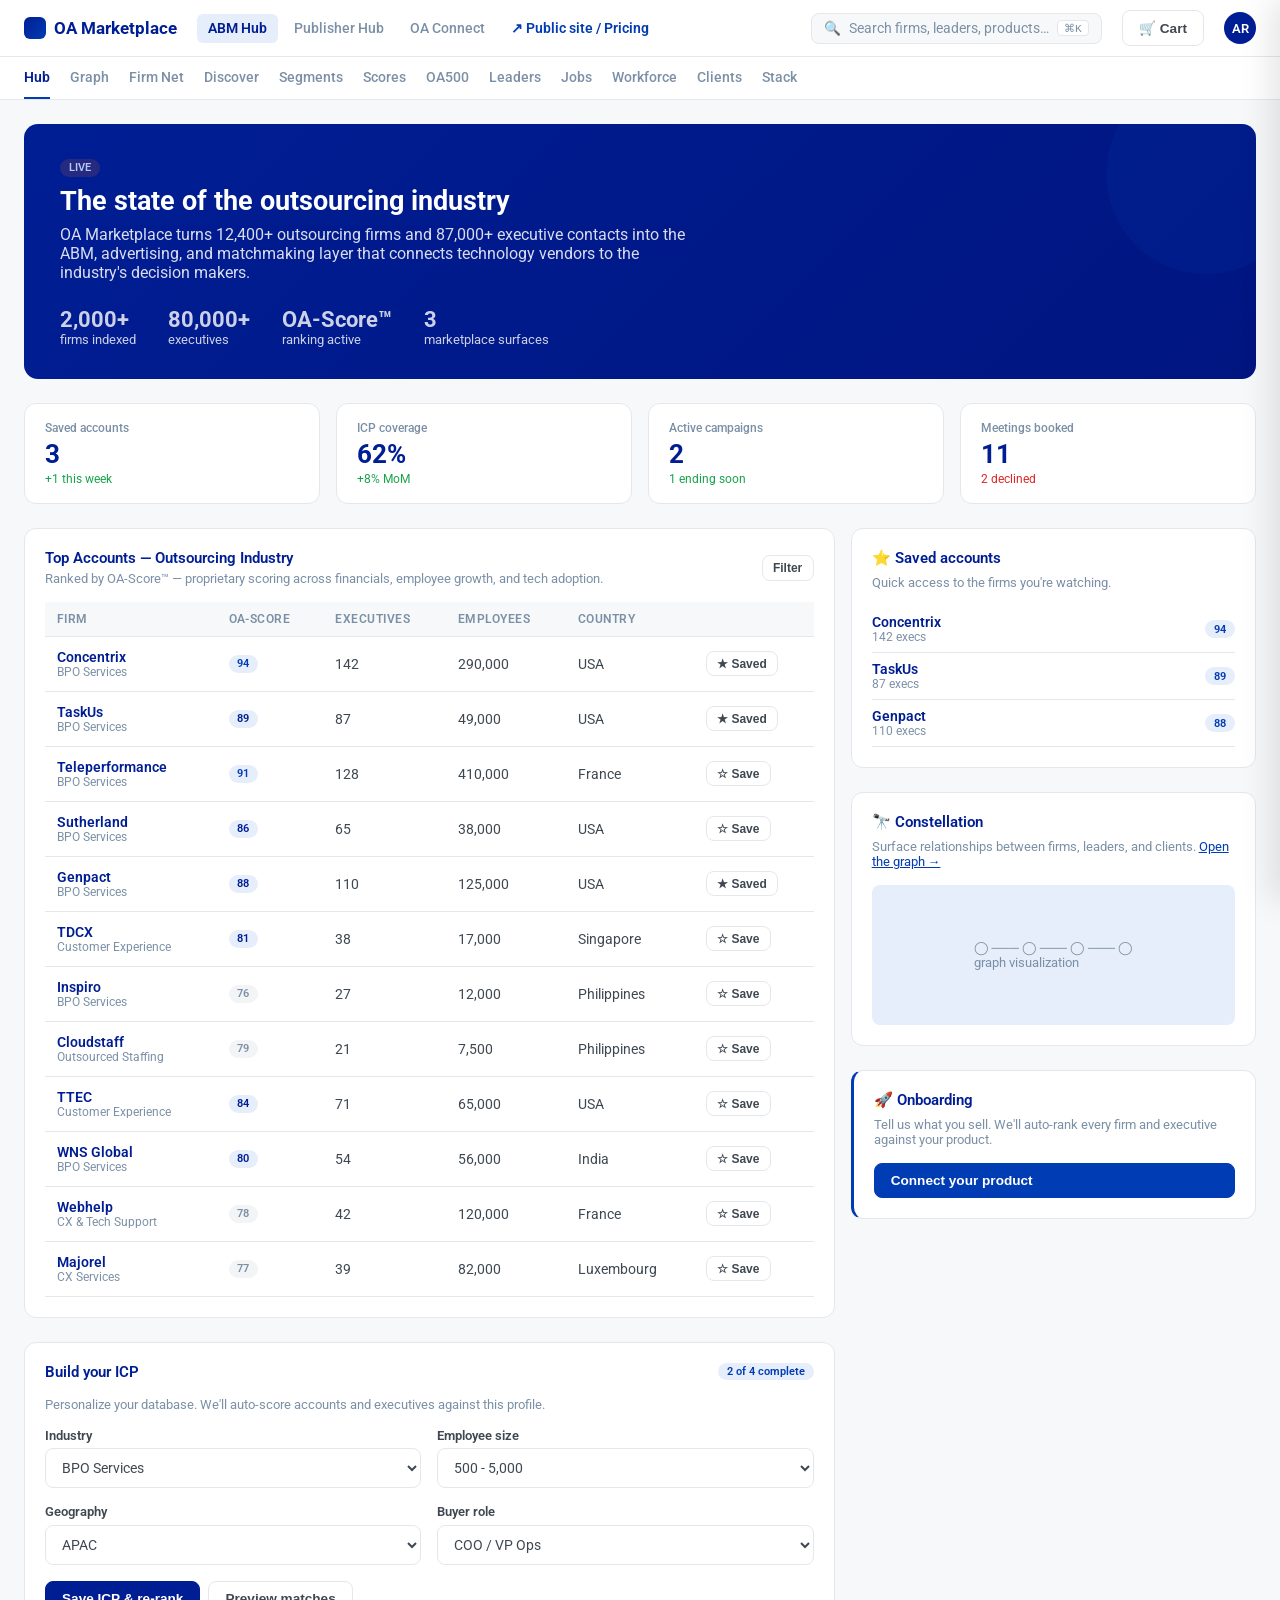
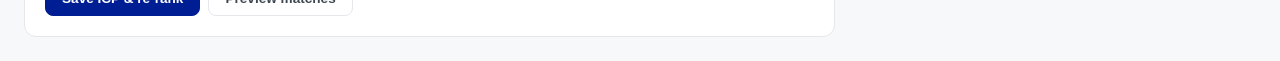
<file: index.html>
<!doctype html>
<html lang="en">
<head>
  <meta charset="utf-8" />
  <title>OA Marketplace — ABM Hub</title>
  <meta name="viewport" content="width=device-width, initial-scale=1" />
  <link rel="preconnect" href="https://fonts.googleapis.com">
  <link rel="preconnect" href="https://fonts.gstatic.com" crossorigin>
  <link href="https://fonts.googleapis.com/css2?family=Roboto:wght@400;500;700;900&display=swap" rel="stylesheet">
  <link rel="stylesheet" href="shared.css" />
</head>
<body>
  <div id="oa-topbar-mount"></div>

  <div class="oa-subnav">
    <div class="oa-subnav-inner">
      <a href="#" class="active" onclick="event.preventDefault();showHubTab('hub')">Hub</a>
      <a href="#" onclick="event.preventDefault();showHubTab('graph')">Graph</a>
      <a href="#" onclick="event.preventDefault();showHubTab('firmnet')">Firm Net</a>
      <a href="#" onclick="event.preventDefault();showHubTab('discover')">Discover</a>
      <a href="#" onclick="event.preventDefault();showHubTab('segments')">Segments</a>
      <a href="#" onclick="event.preventDefault();showHubTab('scores')">Scores</a>
      <a href="#" onclick="event.preventDefault();showHubTab('oa500')">OA500</a>
      <a href="#" onclick="event.preventDefault();showHubTab('leaders')">Leaders</a>
      <a href="#" onclick="event.preventDefault();showHubTab('jobs')">Jobs</a>
      <a href="#" onclick="event.preventDefault();showHubTab('workforce')">Workforce</a>
      <a href="#" onclick="event.preventDefault();showHubTab('clients')">Clients</a>
      <a href="#" onclick="event.preventDefault();showHubTab('stack')">Stack</a>
    </div>
  </div>

  <div class="oa-page">

    <!-- Hub tab content -->
    <div id="hub-tab" class="hub-tab">
      <div class="oa-hero">
        <span class="oa-badge oa-badge-orange" style="background:rgba(249,115,22,0.15);color:#B3C8F5">LIVE</span>
        <h1 style="margin-top:0.5rem">The state of the outsourcing industry</h1>
        <p>OA Marketplace turns 12,400+ outsourcing firms and 87,000+ executive contacts into the ABM, advertising, and matchmaking layer that connects technology vendors to the industry's decision makers.</p>
        <div class="oa-hero-stats">
          <div class="oa-hero-stat"><strong>2,000+</strong>firms indexed</div>
          <div class="oa-hero-stat"><strong>80,000+</strong>executives</div>
          <div class="oa-hero-stat"><strong>OA-Score™</strong>ranking active</div>
          <div class="oa-hero-stat"><strong>3</strong>marketplace surfaces</div>
        </div>
      </div>

      <!-- Stats -->
      <div class="oa-grid oa-grid-4 oa-mb-3">
        <div class="oa-stat">
          <div class="oa-stat-label">Saved accounts</div>
          <div class="oa-stat-value">3</div>
          <div class="oa-stat-delta">+1 this week</div>
        </div>
        <div class="oa-stat">
          <div class="oa-stat-label">ICP coverage</div>
          <div class="oa-stat-value">62%</div>
          <div class="oa-stat-delta">+8% MoM</div>
        </div>
        <div class="oa-stat">
          <div class="oa-stat-label">Active campaigns</div>
          <div class="oa-stat-value">2</div>
          <div class="oa-stat-delta">1 ending soon</div>
        </div>
        <div class="oa-stat">
          <div class="oa-stat-label">Meetings booked</div>
          <div class="oa-stat-value">11</div>
          <div class="oa-stat-delta down">2 declined</div>
        </div>
      </div>

      <!-- Two-column main area -->
      <div class="oa-grid oa-grid-3" style="grid-template-columns: 2fr 1fr">

        <!-- Accounts column -->
        <div>
          <div class="oa-card">
            <div class="oa-flex-between oa-mb-2">
              <div>
                <h3 class="oa-card-title" style="margin:0">Top Accounts — Outsourcing Industry</h3>
                <p class="oa-card-sub" style="margin:0.25rem 0 0 0">Ranked by OA-Score™ — proprietary scoring across financials, employee growth, and tech adoption.</p>
              </div>
              <button class="oa-btn oa-btn-sm">Filter</button>
            </div>
            <table class="oa-table">
              <thead><tr><th>Firm</th><th>OA-Score</th><th>Executives</th><th>Employees</th><th>Country</th><th></th></tr></thead>
              <tbody id="accounts-tbody"></tbody>
            </table>
          </div>

          <!-- ICP Builder -->
          <div class="oa-card oa-mt-3">
            <div class="oa-flex-between oa-mb-2">
              <h3 class="oa-card-title" style="margin:0">Build your ICP</h3>
              <span class="oa-badge oa-badge-orange">2 of 4 complete</span>
            </div>
            <p class="oa-card-sub">Personalize your database. We'll auto-score accounts and executives against this profile.</p>
            <div class="oa-grid oa-grid-2">
              <div><label class="oa-label">Industry</label><select class="oa-select"><option>BPO Services</option><option>Customer Experience</option><option>IT Outsourcing</option><option>F&A Outsourcing</option></select></div>
              <div><label class="oa-label">Employee size</label><select class="oa-select"><option>500 - 5,000</option><option>5,000 - 50,000</option><option>50,000+</option></select></div>
              <div><label class="oa-label">Geography</label><select class="oa-select"><option>APAC</option><option>EMEA</option><option>Americas</option><option>Global</option></select></div>
              <div><label class="oa-label">Buyer role</label><select class="oa-select"><option>COO / VP Ops</option><option>CX leader</option><option>Procurement</option><option>WFM lead</option></select></div>
            </div>
            <div class="oa-mt-2 oa-flex-center">
              <button class="oa-btn oa-btn-primary">Save ICP & re-rank</button>
              <button class="oa-btn">Preview matches</button>
            </div>
          </div>
        </div>

        <!-- Right rail -->
        <div>
          <div class="oa-card">
            <h3 class="oa-card-title">⭐ Saved accounts</h3>
            <p class="oa-card-sub">Quick access to the firms you're watching.</p>
            <div id="saved-list"></div>
          </div>

          <div class="oa-card oa-mt-3">
            <h3 class="oa-card-title">🔭 Constellation</h3>
            <p class="oa-card-sub">Surface relationships between firms, leaders, and clients. <a href="#" style="color:var(--oa-orange)">Open the graph →</a></p>
            <div style="height:140px;background:linear-gradient(135deg,var(--oa-navy-50),var(--oa-orange-50));border-radius:8px;display:flex;align-items:center;justify-content:center;color:var(--oa-muted);font-size:0.8rem">
              ◯ ─── ◯ ─── ◯ ─── ◯<br>graph visualization
            </div>
          </div>

          <div class="oa-card oa-mt-3" style="border-left:3px solid var(--oa-orange)">
            <h3 class="oa-card-title">🚀 Onboarding</h3>
            <p class="oa-card-sub">Tell us what you sell. We'll auto-rank every firm and executive against your product.</p>
            <button class="oa-btn oa-btn-accent oa-w-full">Connect your product</button>
          </div>
        </div>
      </div>
    </div>

    <!-- Other tab content (stub) -->
    <div id="other-tab" class="hub-tab" style="display:none">
      <div class="oa-card" style="text-align:center;padding:4rem 2rem">
        <h2 class="oa-section-title" id="other-tab-title">Section</h2>
        <p class="oa-section-sub">This tab exists in the production build. The prototype focuses on Hub + the two marketplace surfaces.</p>
        <button class="oa-btn oa-btn-primary" onclick="showHubTab('hub')">← Back to Hub</button>
      </div>
    </div>

  </div>

  <div id="oa-cart-drawer-mount"></div>

  <script src="shared.js"></script>
  <script>
    initShell('hub');

    // Populate accounts table
    const tbody = document.getElementById('accounts-tbody');
    tbody.innerHTML = ACCOUNTS.map(a => `
      <tr>
        <td>
          <div style="font-weight:600;color:var(--oa-navy)">${a.name}</div>
          <div class="oa-text-xs oa-text-muted">${a.industry}</div>
        </td>
        <td>
          <span class="oa-badge ${a.score >= 90 ? 'oa-badge-orange' : a.score >= 80 ? '' : 'oa-badge-gray'}">${a.score}</span>
        </td>
        <td>${a.executives}</td>
        <td>${a.employees.toLocaleString()}</td>
        <td><span class="oa-text-sm">${a.country}</span></td>
        <td><button class="oa-btn oa-btn-sm">${a.saved ? '★ Saved' : '☆ Save'}</button></td>
      </tr>
    `).join('');

    // Saved accounts side panel
    document.getElementById('saved-list').innerHTML = ACCOUNTS.filter(a => a.saved).map(a => `
      <div class="oa-flex-between" style="padding:0.5rem 0;border-bottom:1px solid var(--oa-border)">
        <div>
          <div style="font-weight:600;font-size:0.85rem;color:var(--oa-navy)">${a.name}</div>
          <div class="oa-text-xs oa-text-muted">${a.executives} execs</div>
        </div>
        <span class="oa-badge oa-badge-orange">${a.score}</span>
      </div>
    `).join('');

    function showHubTab(name) {
      document.querySelectorAll('.oa-subnav a').forEach(a => a.classList.remove('active'));
      event && event.target && event.target.classList.add('active');
      const hub = document.getElementById('hub-tab');
      const other = document.getElementById('other-tab');
      if (name === 'hub') {
        hub.style.display = 'block';
        other.style.display = 'none';
      } else {
        hub.style.display = 'none';
        other.style.display = 'block';
        document.getElementById('other-tab-title').textContent = name.charAt(0).toUpperCase() + name.slice(1);
      }
    }
  </script>
</body>
</html>
</file>
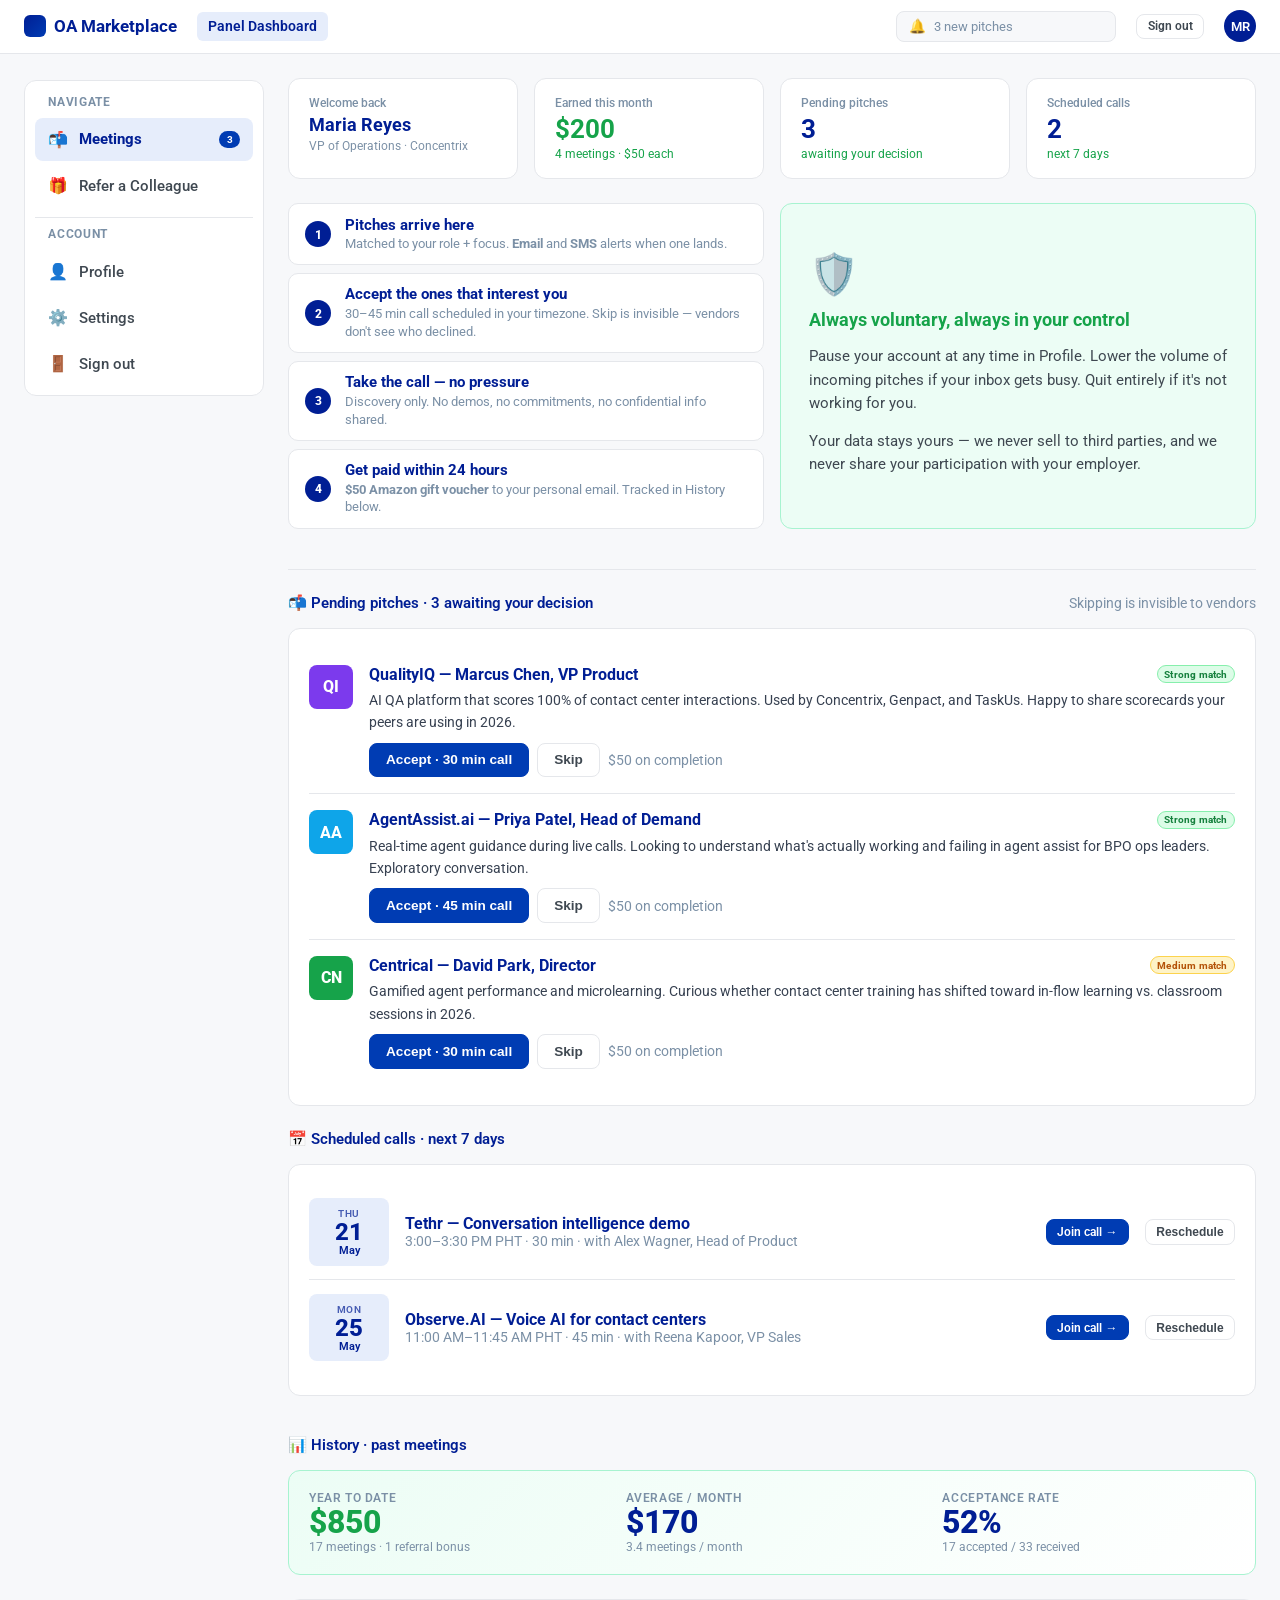
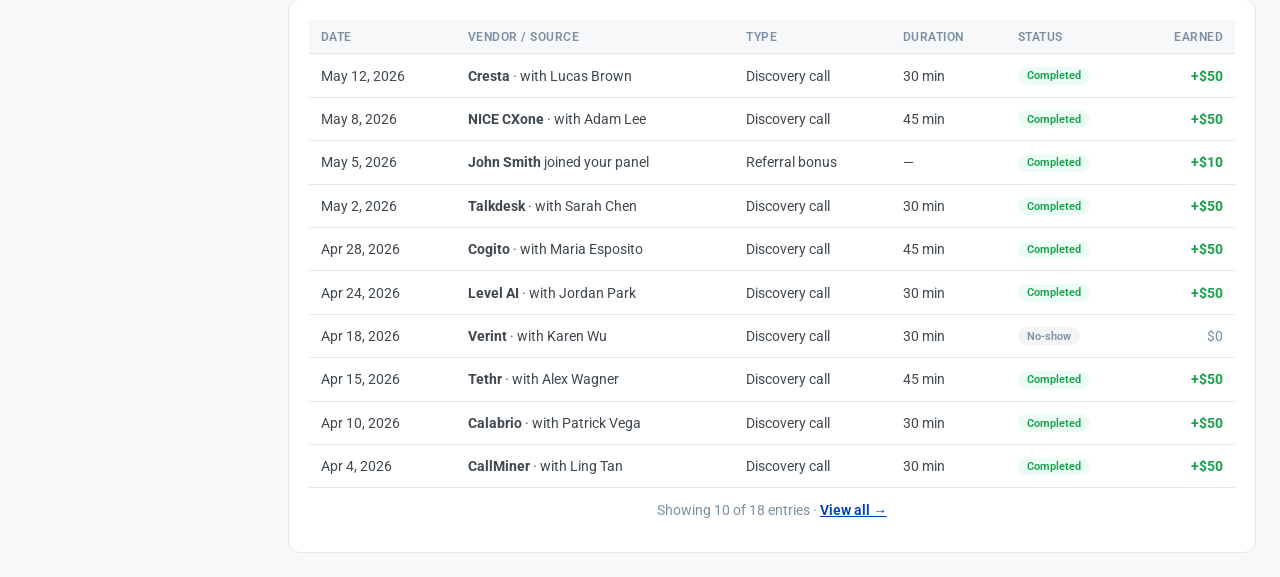
<file: lead-dashboard.html>
<!doctype html>
<html lang="en">
<head>
  <meta charset="utf-8" />
  <title>Your Dashboard — OA Connect</title>
  <meta name="viewport" content="width=device-width, initial-scale=1" />
  <link rel="preconnect" href="https://fonts.googleapis.com">
  <link rel="preconnect" href="https://fonts.gstatic.com" crossorigin>
  <link href="https://fonts.googleapis.com/css2?family=Roboto:wght@400;500;700;900&display=swap" rel="stylesheet">
  <link rel="stylesheet" href="shared.css" />
  <style>
    .dash-step-card {
      background: white;
      border: 1px solid var(--oa-border);
      border-radius: 10px;
      padding: 0.7rem 1rem;
      display: flex;
      gap: 0.85rem;
      align-items: center;
    }
    .dash-step-num {
      flex-shrink: 0;
      width: 26px; height: 26px;
      background: var(--oa-navy);
      color: white;
      border-radius: 50%;
      display: inline-flex; align-items: center; justify-content: center;
      font-weight: 800;
      font-size: 0.78rem;
    }
    .dash-step-card h4 { margin: 0 0 0.1rem 0; color: var(--oa-navy); font-size: 0.92rem; font-weight: 700; }
    .dash-step-card p { margin: 0; font-size: 0.8rem; color: var(--oa-muted); line-height: 1.4; }
    .dash-pitch {
      padding: 1rem 0;
      border-bottom: 1px solid var(--oa-border);
      display: flex; gap: 1rem; align-items: flex-start;
    }
    .dash-pitch:last-child { border-bottom: none; }
    .dash-pitch-avatar {
      width: 44px; height: 44px;
      border-radius: 8px;
      color: white;
      font-weight: 800;
      display: flex; align-items: center; justify-content: center;
      flex-shrink: 0;
    }
    .dash-call-row {
      display: flex; align-items: center; gap: 1rem;
      padding: 0.85rem 0;
      border-bottom: 1px solid var(--oa-border);
    }
    .dash-call-row:last-child { border-bottom: none; }
    .dash-call-date {
      flex-shrink: 0;
      width: 80px;
      text-align: center;
      background: var(--oa-navy-50);
      color: var(--oa-navy);
      border-radius: 8px;
      padding: 0.55rem 0.3rem;
    }
    .dash-call-date .day { font-size: 0.65rem; text-transform: uppercase; letter-spacing: 0.04em; font-weight: 600; opacity: 0.7; }
    .dash-call-date .num { font-size: 1.5rem; font-weight: 800; line-height: 1; }
    .dash-call-date .month { font-size: 0.7rem; font-weight: 600; }

    /* Left sidebar nav (replaces horizontal subnav) */
    .dash-grid {
      display: grid;
      grid-template-columns: 240px 1fr;
      gap: 1.5rem;
      align-items: start;
    }
    @media (max-width: 900px) { .dash-grid { grid-template-columns: 1fr; } }
    .dash-sidebar {
      display: flex;
      flex-direction: column;
      gap: 0.2rem;
      background: white;
      border: 1px solid var(--oa-border);
      border-radius: 12px;
      padding: 0.6rem;
      position: sticky;
      top: 5rem;
    }
    .dash-sidebar a {
      display: flex;
      align-items: center;
      gap: 0.65rem;
      padding: 0.75rem 0.85rem;
      border-radius: 8px;
      font-size: 0.92rem;
      font-weight: 500;
      color: var(--oa-text);
      text-decoration: none;
      transition: background 0.12s;
    }
    .dash-sidebar a:hover { background: var(--oa-bg); }
    .dash-sidebar a.active {
      background: var(--oa-navy-50);
      color: var(--oa-navy);
      font-weight: 700;
    }
    .dash-sidebar a .ico { font-size: 1rem; }
    .dash-sidebar a .badge-pill {
      margin-left: auto;
      background: var(--oa-orange);
      color: white;
      font-size: 0.65rem;
      font-weight: 700;
      padding: 0.1rem 0.45rem;
      border-radius: 999px;
    }
    .dash-section-head {
      font-size: 0.72rem;
      text-transform: uppercase;
      letter-spacing: 0.06em;
      color: var(--oa-muted);
      font-weight: 700;
      padding: 0.6rem 0.85rem 0.35rem;
      margin-top: 0.4rem;
      border-top: 1px solid var(--oa-border);
    }
    .dash-section-head:first-child { border-top: none; margin-top: 0; padding-top: 0.3rem; }
  </style>
</head>
<body>

<!-- ============== TOP NAV ============== -->
<div class="oa-topbar">
  <div class="oa-topbar-inner">
    <a href="lead-dashboard.html" class="oa-logo">
      <span class="oa-logo-dot"></span>
      <span>OA Marketplace</span>
    </a>
    <nav class="oa-nav">
      <a href="lead-dashboard.html" class="active">Panel Dashboard</a>
    </nav>
    <div class="oa-search">
      <span>🔔</span>
      <span style="font-size:0.8rem">3 new pitches</span>
    </div>
    <a href="#" class="oa-btn oa-btn-sm">Sign out</a>
    <div class="oa-user-pill" title="Maria Reyes · maria.reyes@gmail.com">MR</div>
  </div>
</div>

<div class="oa-page">
<div class="dash-grid">

  <!-- ============== LEFT SIDEBAR ============== -->
  <aside class="dash-sidebar">
    <div class="dash-section-head">Navigate</div>
    <a href="#" class="active" data-tab="meetings" onclick="event.preventDefault();showDashTab('meetings',this)">
      <span class="ico">📬</span><span>Meetings</span><span class="badge-pill">3</span>
    </a>
    <a href="#" data-tab="refer" onclick="event.preventDefault();showDashTab('refer',this)">
      <span class="ico">🎁</span><span>Refer a Colleague</span>
    </a>

    <div class="dash-section-head">Account</div>
    <a href="#"><span class="ico">👤</span><span>Profile</span></a>
    <a href="#"><span class="ico">⚙️</span><span>Settings</span></a>
    <a href="#"><span class="ico">🚪</span><span>Sign out</span></a>
  </aside>

  <!-- ============== RIGHT MAIN CONTENT ============== -->
  <main>

  <!-- ============== HEADER (single row · 4 tiles) ============== -->
  <div class="oa-grid oa-grid-4 oa-mb-3">
    <div class="oa-stat">
      <div class="oa-stat-label">Welcome back</div>
      <div class="oa-stat-value" style="font-size:1.15rem;line-height:1.2">Maria Reyes</div>
      <div class="oa-stat-delta" style="color:var(--oa-muted)">VP of Operations · Concentrix</div>
    </div>
    <div class="oa-stat">
      <div class="oa-stat-label">Earned this month</div>
      <div class="oa-stat-value" style="color:var(--oa-green)">$200</div>
      <div class="oa-stat-delta">4 meetings · $50 each</div>
    </div>
    <div class="oa-stat">
      <div class="oa-stat-label">Pending pitches</div>
      <div class="oa-stat-value">3</div>
      <div class="oa-stat-delta">awaiting your decision</div>
    </div>
    <div class="oa-stat">
      <div class="oa-stat-label">Scheduled calls</div>
      <div class="oa-stat-value">2</div>
      <div class="oa-stat-delta">next 7 days</div>
    </div>
  </div>

  <!-- ============== TAB: MEETINGS (How It Works + Pending + Upcoming + History) ============== -->
  <section id="tab-meetings" class="tab-content">

    <!-- Steps (left, 4 stacked rows) + Voluntary reminder (right, tall tile) -->
    <div class="oa-grid oa-grid-2 oa-mb-3" style="gap:1rem;align-items:stretch">

      <!-- LEFT: 4 step rows -->
      <div style="display:flex;flex-direction:column;gap:0.5rem">
        <div class="dash-step-card">
          <span class="dash-step-num">1</span>
          <div>
            <h4>Pitches arrive here</h4>
            <p>Matched to your role + focus. <strong>Email</strong> and <strong>SMS</strong> alerts when one lands.</p>
          </div>
        </div>
        <div class="dash-step-card">
          <span class="dash-step-num">2</span>
          <div>
            <h4>Accept the ones that interest you</h4>
            <p>30–45 min call scheduled in your timezone. Skip is invisible — vendors don't see who declined.</p>
          </div>
        </div>
        <div class="dash-step-card">
          <span class="dash-step-num">3</span>
          <div>
            <h4>Take the call — no pressure</h4>
            <p>Discovery only. No demos, no commitments, no confidential info shared.</p>
          </div>
        </div>
        <div class="dash-step-card">
          <span class="dash-step-num">4</span>
          <div>
            <h4>Get paid within 24 hours</h4>
            <p><strong>$50 Amazon gift voucher</strong> to your personal email. Tracked in History below.</p>
          </div>
        </div>
      </div>

      <!-- RIGHT: Voluntary reminder — full-height tile -->
      <div class="oa-card" style="background:#ECFDF5;border-color:#A7F3D0;display:flex;flex-direction:column;justify-content:center;gap:0.85rem;padding:1.5rem 1.75rem">
        <span style="font-size:2.5rem;line-height:1">🛡️</span>
        <strong style="color:var(--oa-green);font-size:1.1rem;line-height:1.3">Always voluntary, always in your control</strong>
        <p style="margin:0;color:var(--oa-text);font-size:0.92rem;line-height:1.6">Pause your account at any time in Profile. Lower the volume of incoming pitches if your inbox gets busy. Quit entirely if it's not working for you.</p>
        <p style="margin:0;color:var(--oa-text);font-size:0.92rem;line-height:1.6">Your data stays yours — we never sell to third parties, and we never share your participation with your employer.</p>
      </div>
    </div>

    <!-- ─── Pending / Upcoming / History (the actual meeting data) ─── -->
    <div class="oa-flex-between oa-mb-2" style="margin-top:2.5rem;padding-top:1.5rem;border-top:1px solid var(--oa-border)">
      <h3 class="oa-card-title" style="margin:0">📬 Pending pitches · 3 awaiting your decision</h3>
      <span class="oa-text-sm oa-text-muted">Skipping is invisible to vendors</span>
    </div>
    <div class="oa-card oa-mb-3">
      <!-- Pitch 1 -->
      <div class="dash-pitch">
        <div class="dash-pitch-avatar" style="background:#7C3AED">QI</div>
        <div style="flex:1">
          <div class="oa-flex-between">
            <strong style="color:var(--oa-navy);font-size:1rem">QualityIQ — Marcus Chen, VP Product</strong>
            <span class="oa-mm-badge strong">Strong match</span>
          </div>
          <p style="margin:0.4rem 0;font-size:0.9rem;color:#374151;line-height:1.55">AI QA platform that scores 100% of contact center interactions. Used by Concentrix, Genpact, and TaskUs. Happy to share scorecards your peers are using in 2026.</p>
          <div class="oa-flex-center" style="margin-top:0.5rem">
            <button class="oa-btn oa-btn-accent">Accept · 30 min call</button>
            <button class="oa-btn">Skip</button>
            <span class="oa-text-sm oa-text-muted">$50 on completion</span>
          </div>
        </div>
      </div>

      <!-- Pitch 2 -->
      <div class="dash-pitch">
        <div class="dash-pitch-avatar" style="background:#0EA5E9">AA</div>
        <div style="flex:1">
          <div class="oa-flex-between">
            <strong style="color:var(--oa-navy);font-size:1rem">AgentAssist.ai — Priya Patel, Head of Demand</strong>
            <span class="oa-mm-badge strong">Strong match</span>
          </div>
          <p style="margin:0.4rem 0;font-size:0.9rem;color:#374151;line-height:1.55">Real-time agent guidance during live calls. Looking to understand what's actually working and failing in agent assist for BPO ops leaders. Exploratory conversation.</p>
          <div class="oa-flex-center" style="margin-top:0.5rem">
            <button class="oa-btn oa-btn-accent">Accept · 45 min call</button>
            <button class="oa-btn">Skip</button>
            <span class="oa-text-sm oa-text-muted">$50 on completion</span>
          </div>
        </div>
      </div>

      <!-- Pitch 3 -->
      <div class="dash-pitch">
        <div class="dash-pitch-avatar" style="background:#16A34A">CN</div>
        <div style="flex:1">
          <div class="oa-flex-between">
            <strong style="color:var(--oa-navy);font-size:1rem">Centrical — David Park, Director</strong>
            <span class="oa-mm-badge medium">Medium match</span>
          </div>
          <p style="margin:0.4rem 0;font-size:0.9rem;color:#374151;line-height:1.55">Gamified agent performance and microlearning. Curious whether contact center training has shifted toward in-flow learning vs. classroom sessions in 2026.</p>
          <div class="oa-flex-center" style="margin-top:0.5rem">
            <button class="oa-btn oa-btn-accent">Accept · 30 min call</button>
            <button class="oa-btn">Skip</button>
            <span class="oa-text-sm oa-text-muted">$50 on completion</span>
          </div>
        </div>
      </div>
    </div>

    <!-- Scheduled calls -->
    <h3 class="oa-card-title oa-mb-2">📅 Scheduled calls · next 7 days</h3>
    <div class="oa-card">
      <div class="dash-call-row">
        <div class="dash-call-date">
          <div class="day">Thu</div>
          <div class="num">21</div>
          <div class="month">May</div>
        </div>
        <div style="flex:1">
          <strong style="color:var(--oa-navy)">Tethr — Conversation intelligence demo</strong>
          <div class="oa-text-sm oa-text-muted">3:00–3:30 PM PHT · 30 min · with Alex Wagner, Head of Product</div>
        </div>
        <a href="#" class="oa-btn oa-btn-accent oa-btn-sm">Join call →</a>
        <button class="oa-btn oa-btn-sm">Reschedule</button>
      </div>
      <div class="dash-call-row">
        <div class="dash-call-date">
          <div class="day">Mon</div>
          <div class="num">25</div>
          <div class="month">May</div>
        </div>
        <div style="flex:1">
          <strong style="color:var(--oa-navy);">Observe.AI — Voice AI for contact centers</strong>
          <div class="oa-text-sm oa-text-muted">11:00 AM–11:45 AM PHT · 45 min · with Reena Kapoor, VP Sales</div>
        </div>
        <a href="#" class="oa-btn oa-btn-accent oa-btn-sm">Join call →</a>
        <button class="oa-btn oa-btn-sm">Reschedule</button>
      </div>
    </div>

    <!-- ─── History sub-section ─── -->
    <h3 class="oa-card-title oa-mb-2" style="margin-top:2.5rem">📊 History · past meetings</h3>

    <!-- YTD summary -->
    <div class="oa-card oa-mb-3" style="background:linear-gradient(135deg,#ECFDF5,white);border-color:#A7F3D0">
      <div class="oa-grid oa-grid-3" style="gap:1.5rem">
        <div>
          <div class="oa-text-xs oa-text-muted" style="text-transform:uppercase;letter-spacing:0.05em;font-weight:600">Year to date</div>
          <div style="font-size:2rem;font-weight:800;color:var(--oa-green);line-height:1.1">$850</div>
          <div class="oa-text-xs oa-text-muted">17 meetings · 1 referral bonus</div>
        </div>
        <div>
          <div class="oa-text-xs oa-text-muted" style="text-transform:uppercase;letter-spacing:0.05em;font-weight:600">Average / month</div>
          <div style="font-size:2rem;font-weight:800;color:var(--oa-navy);line-height:1.1">$170</div>
          <div class="oa-text-xs oa-text-muted">3.4 meetings / month</div>
        </div>
        <div>
          <div class="oa-text-xs oa-text-muted" style="text-transform:uppercase;letter-spacing:0.05em;font-weight:600">Acceptance rate</div>
          <div style="font-size:2rem;font-weight:800;color:var(--oa-navy);line-height:1.1">52%</div>
          <div class="oa-text-xs oa-text-muted">17 accepted / 33 received</div>
        </div>
      </div>
    </div>

    <!-- Table -->
    <div class="oa-card">
      <table class="oa-table">
        <thead>
          <tr>
            <th>Date</th>
            <th>Vendor / Source</th>
            <th>Type</th>
            <th>Duration</th>
            <th>Status</th>
            <th style="text-align:right">Earned</th>
          </tr>
        </thead>
        <tbody>
          <tr><td>May 12, 2026</td><td><strong>Cresta</strong> · with Lucas Brown</td><td>Discovery call</td><td>30 min</td><td><span class="oa-badge oa-badge-green">Completed</span></td><td style="text-align:right;color:var(--oa-green);font-weight:700">+$50</td></tr>
          <tr><td>May 8, 2026</td><td><strong>NICE CXone</strong> · with Adam Lee</td><td>Discovery call</td><td>45 min</td><td><span class="oa-badge oa-badge-green">Completed</span></td><td style="text-align:right;color:var(--oa-green);font-weight:700">+$50</td></tr>
          <tr><td>May 5, 2026</td><td><strong>John Smith</strong> joined your panel</td><td>Referral bonus</td><td>—</td><td><span class="oa-badge oa-badge-green">Completed</span></td><td style="text-align:right;color:var(--oa-green);font-weight:700">+$10</td></tr>
          <tr><td>May 2, 2026</td><td><strong>Talkdesk</strong> · with Sarah Chen</td><td>Discovery call</td><td>30 min</td><td><span class="oa-badge oa-badge-green">Completed</span></td><td style="text-align:right;color:var(--oa-green);font-weight:700">+$50</td></tr>
          <tr><td>Apr 28, 2026</td><td><strong>Cogito</strong> · with Maria Esposito</td><td>Discovery call</td><td>45 min</td><td><span class="oa-badge oa-badge-green">Completed</span></td><td style="text-align:right;color:var(--oa-green);font-weight:700">+$50</td></tr>
          <tr><td>Apr 24, 2026</td><td><strong>Level AI</strong> · with Jordan Park</td><td>Discovery call</td><td>30 min</td><td><span class="oa-badge oa-badge-green">Completed</span></td><td style="text-align:right;color:var(--oa-green);font-weight:700">+$50</td></tr>
          <tr><td>Apr 18, 2026</td><td><strong>Verint</strong> · with Karen Wu</td><td>Discovery call</td><td>30 min</td><td><span class="oa-badge oa-badge-gray">No-show</span></td><td style="text-align:right;color:var(--oa-muted)">$0</td></tr>
          <tr><td>Apr 15, 2026</td><td><strong>Tethr</strong> · with Alex Wagner</td><td>Discovery call</td><td>45 min</td><td><span class="oa-badge oa-badge-green">Completed</span></td><td style="text-align:right;color:var(--oa-green);font-weight:700">+$50</td></tr>
          <tr><td>Apr 10, 2026</td><td><strong>Calabrio</strong> · with Patrick Vega</td><td>Discovery call</td><td>30 min</td><td><span class="oa-badge oa-badge-green">Completed</span></td><td style="text-align:right;color:var(--oa-green);font-weight:700">+$50</td></tr>
          <tr><td>Apr 4, 2026</td><td><strong>CallMiner</strong> · with Ling Tan</td><td>Discovery call</td><td>30 min</td><td><span class="oa-badge oa-badge-green">Completed</span></td><td style="text-align:right;color:var(--oa-green);font-weight:700">+$50</td></tr>
        </tbody>
      </table>
      <div style="text-align:center;padding:0.85rem 0;font-size:0.85rem;color:var(--oa-muted)">Showing 10 of 18 entries · <a href="#" style="color:var(--oa-orange);font-weight:600">View all →</a></div>
    </div>

  </section>

  <!-- ============== TAB: REFER A COLLEAGUE ============== -->
  <section id="tab-refer" class="tab-content" style="display:none">

    <!-- Intro -->
    <div class="oa-card oa-mb-3" style="background:var(--oa-orange-50);border-color:var(--oa-orange);border-width:2px">
      <div style="display:flex;gap:1.25rem;align-items:flex-start">
        <span style="font-size:2.5rem">🎁</span>
        <div>
          <h3 style="margin:0 0 0.4rem 0;color:#001580;font-size:1.3rem">Earn $10 per qualified referral</h3>
          <p style="margin:0;color:#001580;font-size:0.95rem;line-height:1.6">Know other BPO/outsourcing leaders who'd benefit from joining the panel? Send them an invite. You receive a $10 Amazon gift voucher the moment they complete their first meeting. <strong>No cap on how many you can refer.</strong></p>
        </div>
      </div>
    </div>

    <!-- 2-col: requirements + form -->
    <div class="oa-grid oa-grid-2" style="gap:1.5rem">

      <!-- Requirements -->
      <div class="oa-card">
        <h4 style="margin:0 0 0.85rem 0;color:var(--oa-navy)">Qualifying referrals must be:</h4>
        <ul style="list-style:none;padding:0;margin:0">
          <li style="display:flex;gap:0.6rem;padding:0.6rem 0;border-bottom:1px solid var(--oa-border);font-size:0.92rem">
            <span style="color:var(--oa-green);font-weight:800">✓</span>
            <span><strong>Manager-level or above</strong> at their company (Managers, Senior Managers, Directors, VPs, C-suite)</span>
          </li>
          <li style="display:flex;gap:0.6rem;padding:0.6rem 0;border-bottom:1px solid var(--oa-border);font-size:0.92rem">
            <span style="color:var(--oa-green);font-weight:800">✓</span>
            <span>Currently working at a <strong>BPO or outsourcing company</strong> (or an enterprise that buys outsourcing services)</span>
          </li>
          <li style="display:flex;gap:0.6rem;padding:0.6rem 0;font-size:0.92rem">
            <span style="color:var(--oa-green);font-weight:800">✓</span>
            <span><strong>Verifiable on LinkedIn</strong> — we cross-check role + company before crediting your $10</span>
          </li>
        </ul>
        <div class="oa-card oa-mt-2" style="background:var(--oa-bg);border:1px dashed var(--oa-border);padding:0.85rem 1rem">
          <strong style="font-size:0.82rem;color:var(--oa-navy)">When you get paid</strong>
          <p style="margin:0.3rem 0 0 0;font-size:0.82rem;color:var(--oa-muted);line-height:1.55">$10 hits your account within 24 hours of your referral completing their first discovery call. Tracked transparently in the History section under Meetings.</p>
        </div>
      </div>

      <!-- Form -->
      <div class="oa-card">
        <h4 style="margin:0 0 0.85rem 0;color:var(--oa-navy)">Send a referral</h4>
        <form onsubmit="event.preventDefault();sendReferral()">
          <label class="oa-label">Colleague's LinkedIn URL <span class="reg-required">*</span></label>
          <input class="oa-input" id="ref-linkedin" placeholder="https://linkedin.com/in/..." required />
          <p class="oa-help">We verify role + company through LinkedIn before sending the invite.</p>

          <label class="oa-label oa-mt-2">Their email (optional)</label>
          <input class="oa-input" id="ref-email" type="email" placeholder="colleague@company.com" />
          <p class="oa-help">If provided, we'll send the invite directly. Otherwise we'll connect via LinkedIn.</p>

          <label class="oa-label oa-mt-2">Optional personal message</label>
          <textarea class="oa-textarea" id="ref-message" style="min-height:90px" placeholder="Hi [name] — I'm on the OA Connect panel and thought you might find it useful. Discovery calls only, you get $50 per call you accept...">Hi — I'm on the OA Connect panel and thought you'd find it interesting. Discovery calls only, $50 per accepted meeting (Amazon gift voucher). You approve every pitch, no commitments. Worth a look.</textarea>

          <button type="submit" class="oa-btn oa-btn-accent oa-w-full oa-btn-lg" style="margin-top:1rem">Send referral invite →</button>
        </form>
      </div>
    </div>

    <!-- Your referrals -->
    <div class="oa-card oa-mt-3">
      <div class="oa-flex-between oa-mb-2">
        <h4 style="margin:0;color:var(--oa-navy)">Your referrals</h4>
        <span class="oa-text-sm oa-text-muted">1 completed · 2 pending · $10 earned</span>
      </div>
      <table class="oa-table">
        <thead>
          <tr>
            <th>Referred</th>
            <th>Role</th>
            <th>Company</th>
            <th>Status</th>
            <th style="text-align:right">Bonus</th>
          </tr>
        </thead>
        <tbody>
          <tr>
            <td><strong>John Smith</strong></td>
            <td>Senior Manager, Operations</td>
            <td>TaskUs</td>
            <td><span class="oa-badge oa-badge-green">First meeting completed</span></td>
            <td style="text-align:right;color:var(--oa-green);font-weight:700">+$10</td>
          </tr>
          <tr>
            <td><strong>Sarah Lopez</strong></td>
            <td>Director, QA</td>
            <td>Sutherland</td>
            <td><span class="oa-badge oa-badge-orange">Joined · awaiting first meeting</span></td>
            <td style="text-align:right;color:var(--oa-muted)">Pending</td>
          </tr>
          <tr>
            <td><strong>Marcus Reyes</strong></td>
            <td>VP, WFM</td>
            <td>Genpact</td>
            <td><span class="oa-badge oa-badge-gray">Invite sent · awaiting sign-up</span></td>
            <td style="text-align:right;color:var(--oa-muted)">Pending</td>
          </tr>
        </tbody>
      </table>
    </div>

  </section>

  </main>
</div>
</div>

<script>
  function showDashTab(name, el) {
    document.querySelectorAll('.tab-content').forEach(t => t.style.display = 'none');
    document.getElementById('tab-' + name).style.display = 'block';
    // Clear active state on sidebar links that drive tabs (those with data-tab)
    document.querySelectorAll('.dash-sidebar a[data-tab]').forEach(a => a.classList.remove('active'));
    if (el) el.classList.add('active');
  }
  function sendReferral() {
    const url = document.getElementById('ref-linkedin').value.trim();
    if (!url) return;
    alert(`Referral invite queued.\n\nLinkedIn: ${url}\n\nWe'll verify their role and company through LinkedIn within 24 hours. If they meet the criteria (Manager-level+ at a BPO/outsourcing company), the invite will be sent. You'll see them appear in 'Your referrals' below — status updates in real time. $10 lands when they complete their first discovery call.`);
    document.getElementById('ref-linkedin').value = '';
    document.getElementById('ref-email').value = '';
  }
</script>

</body>
</html>
</file>
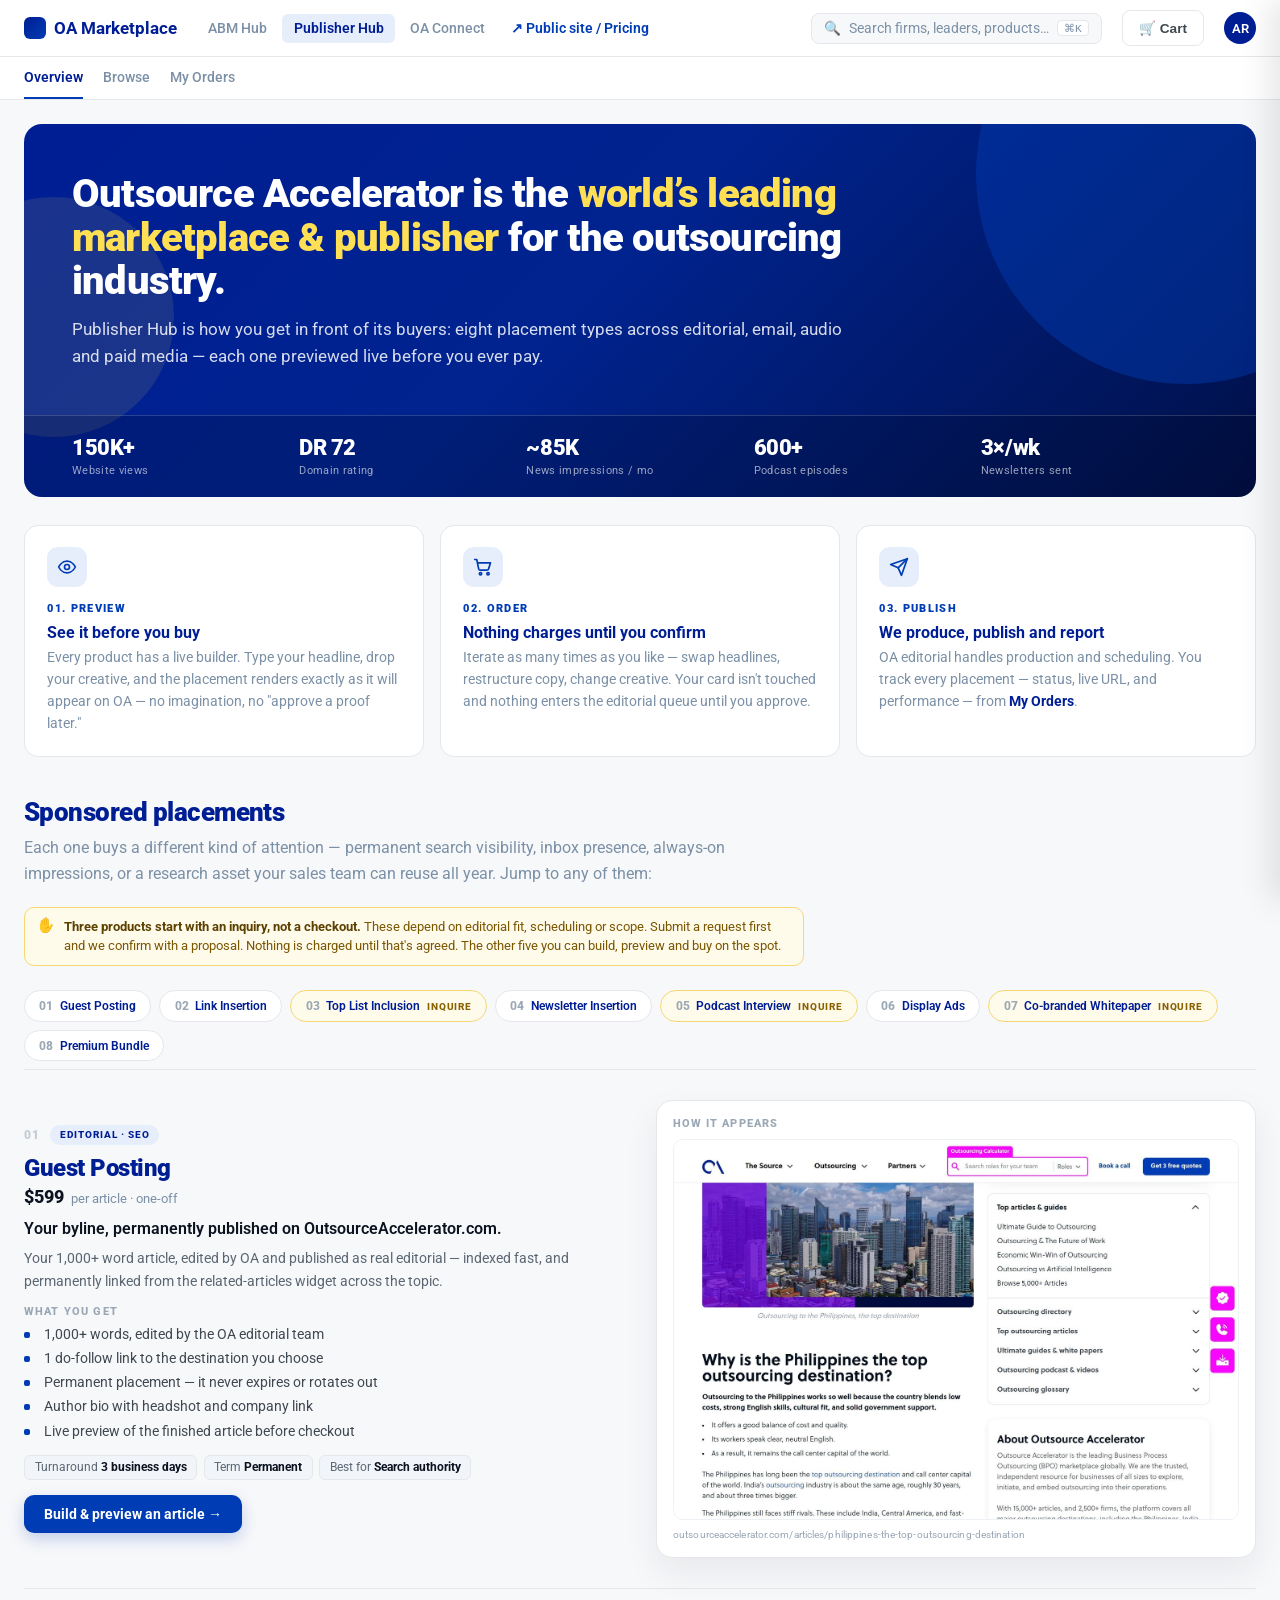
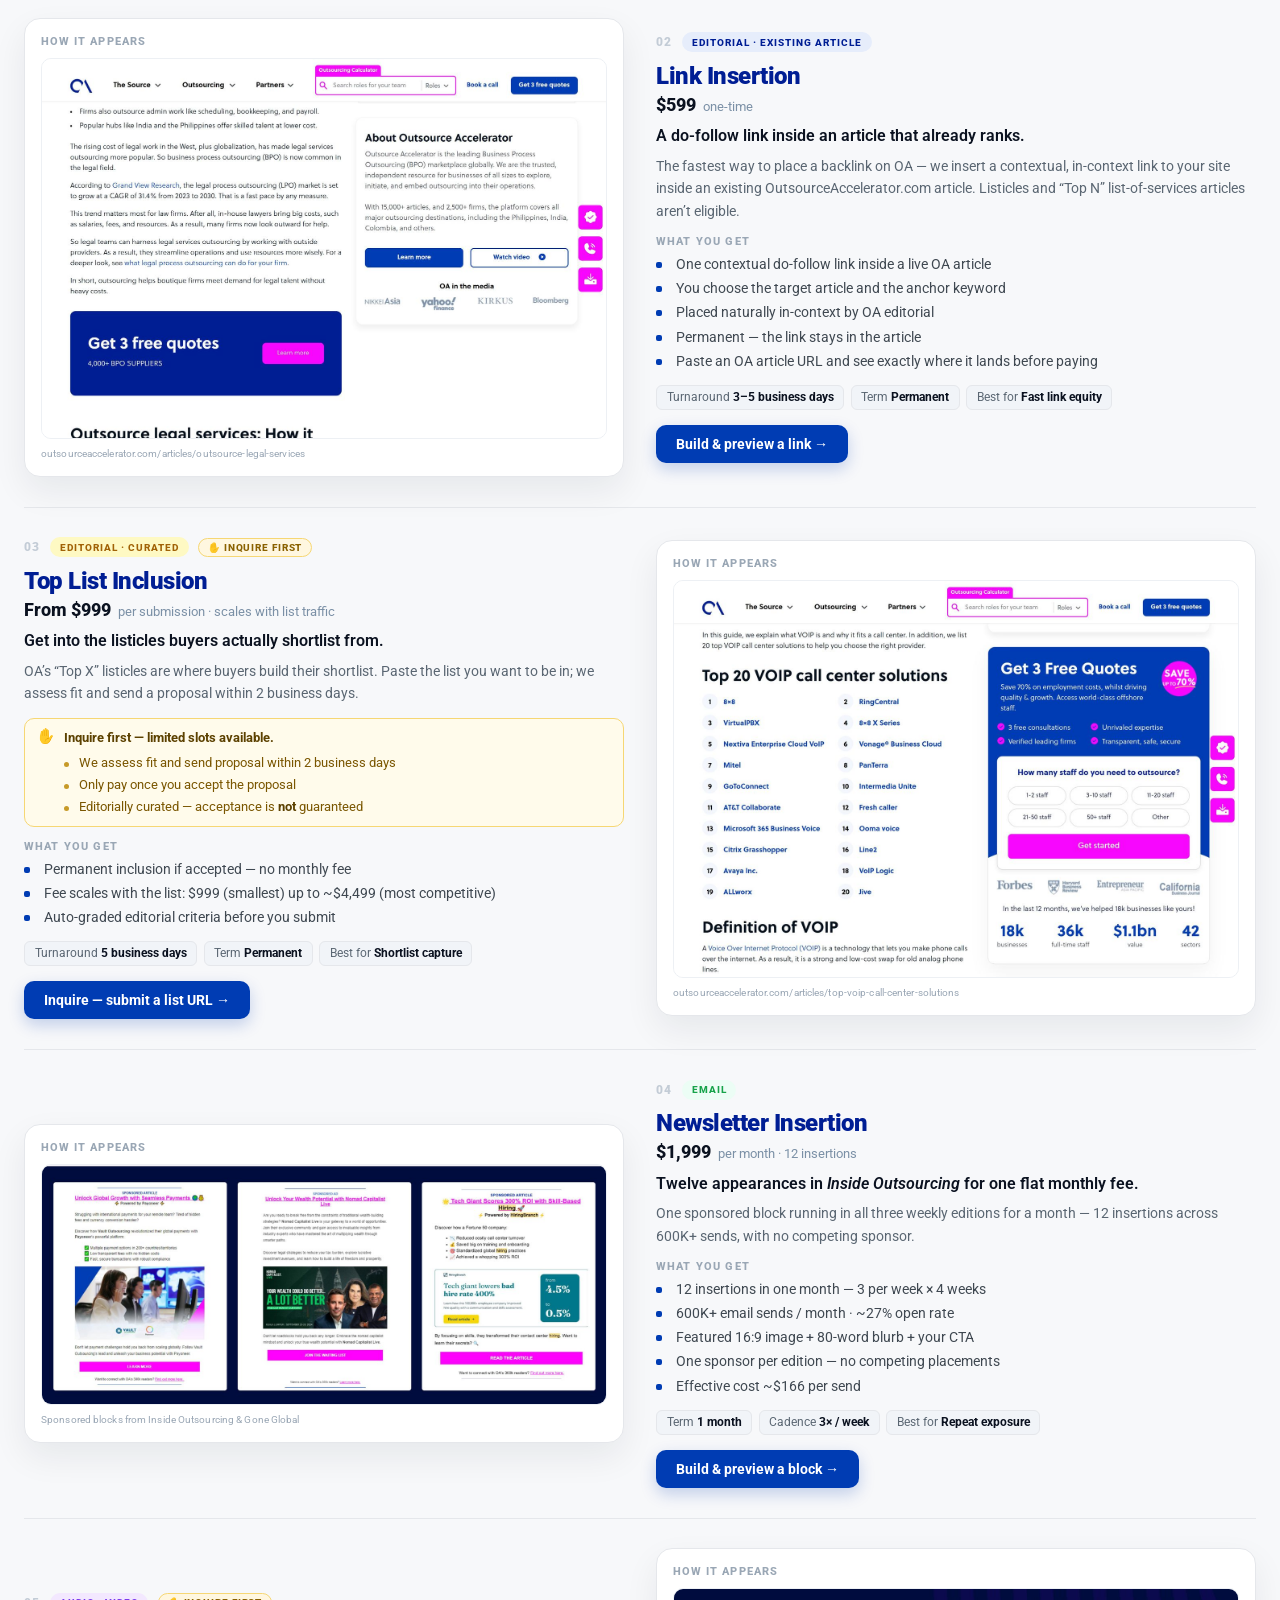
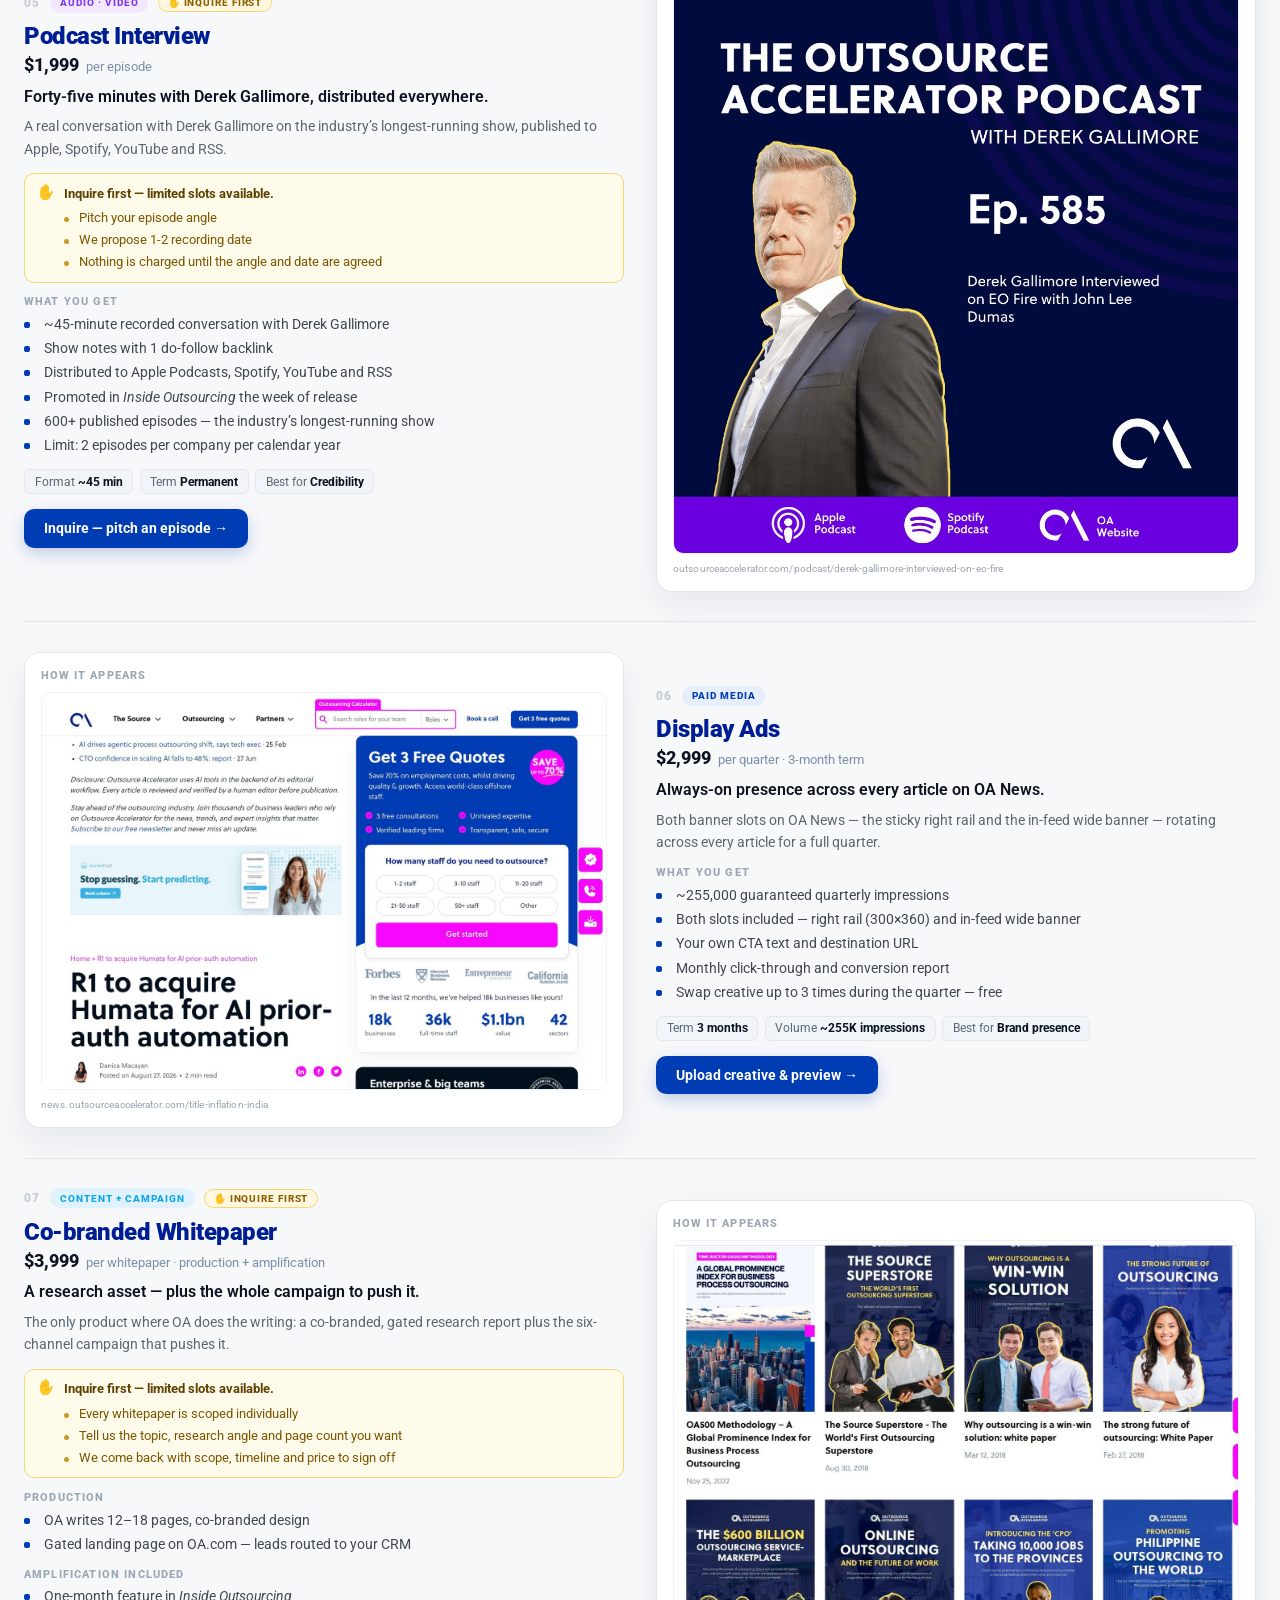
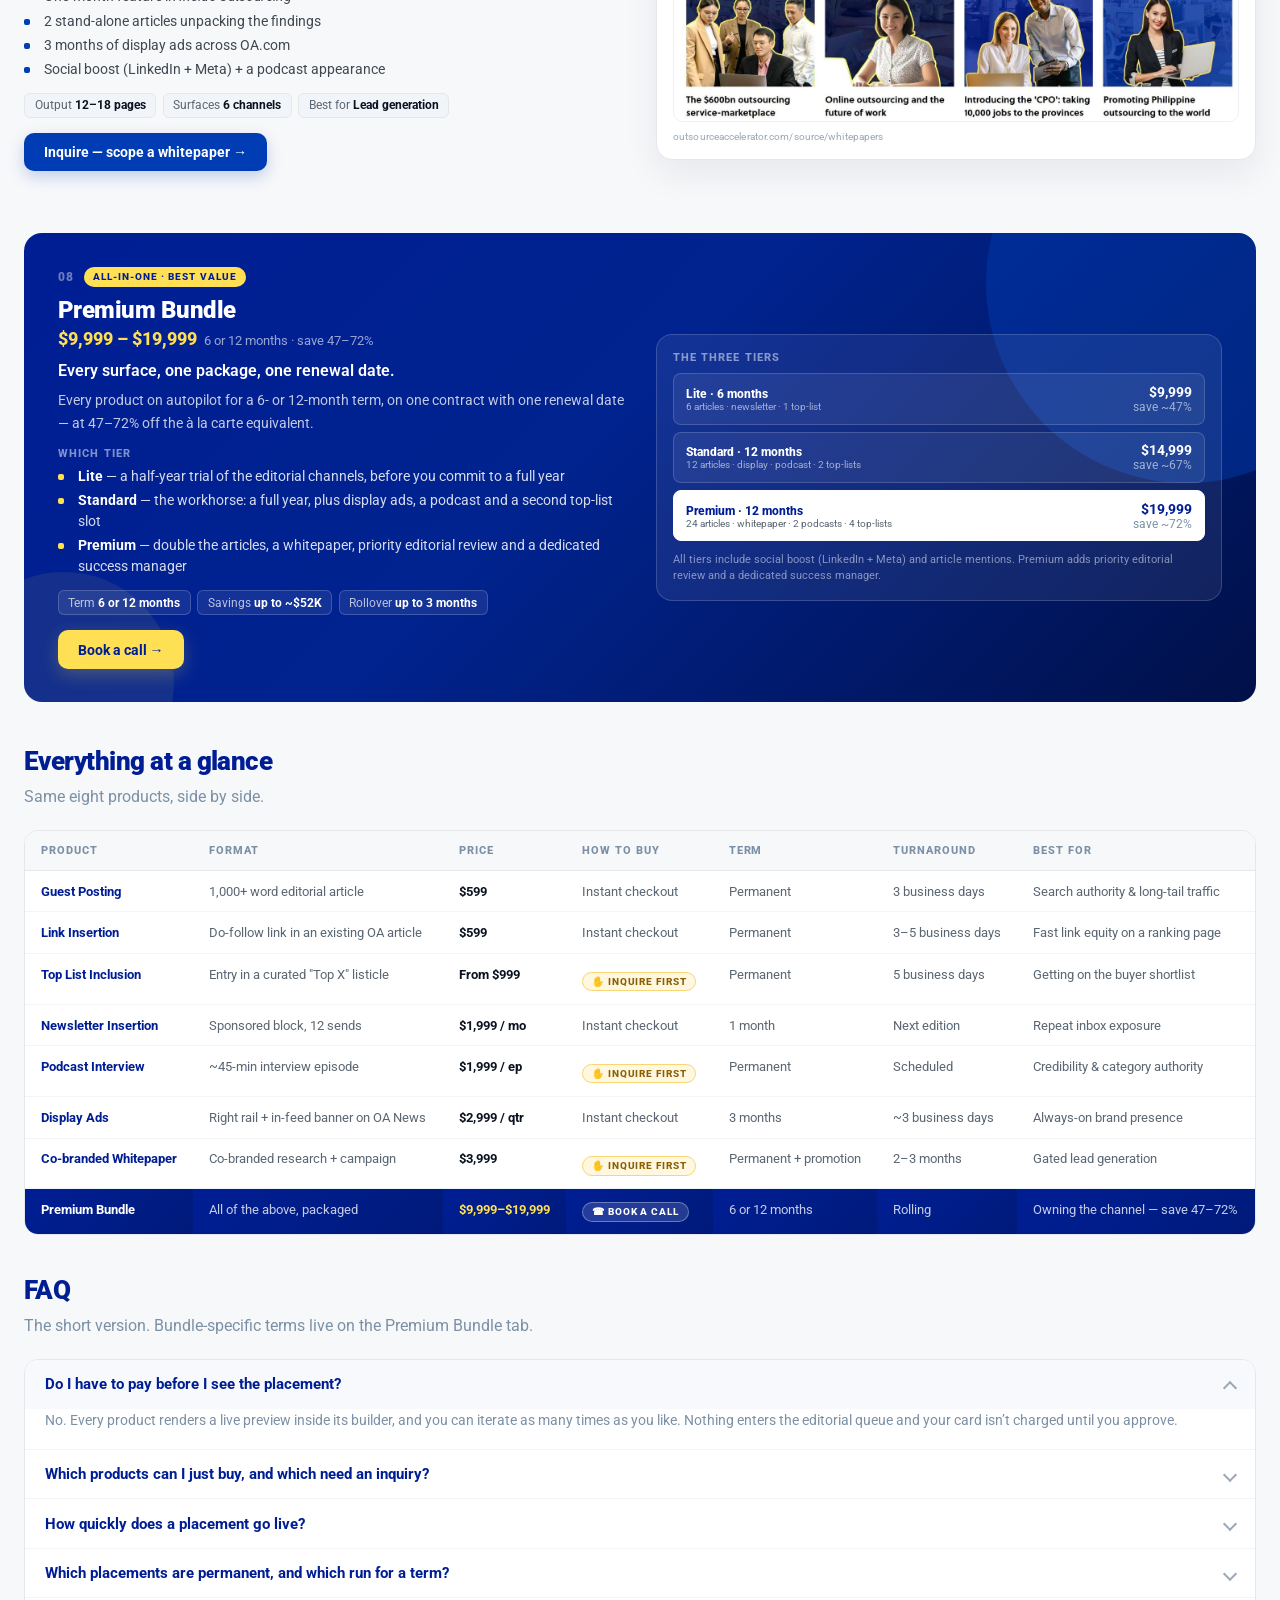
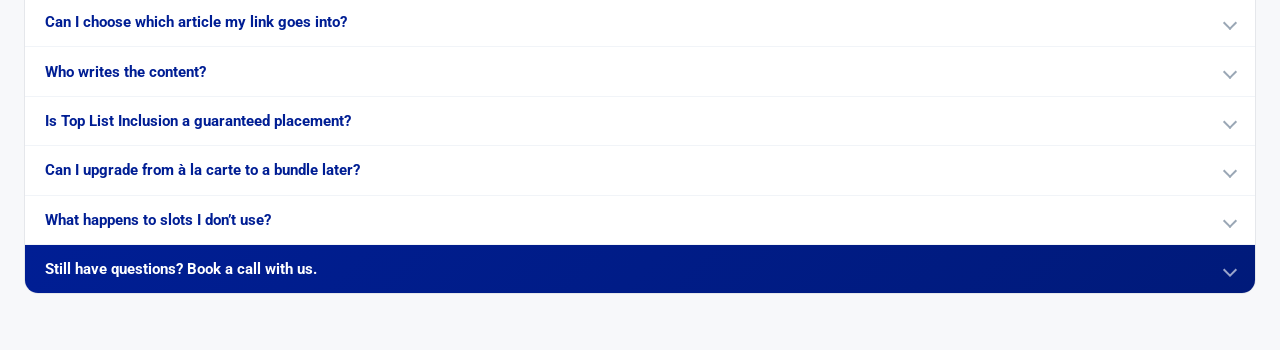
<file: marketplace.html>
<!doctype html>
<html lang="en">
<head>
  <meta charset="utf-8" />
  <title>OA Marketplace — Publisher Hub</title>
  <meta name="viewport" content="width=device-width, initial-scale=1" />
  <link rel="preconnect" href="https://fonts.googleapis.com">
  <link rel="preconnect" href="https://fonts.gstatic.com" crossorigin>
  <link href="https://fonts.googleapis.com/css2?family=Roboto:wght@400;500;700;900&family=Allura&display=swap" rel="stylesheet">
  <link rel="stylesheet" href="shared.css" />
  <style>
    /* ==========================================================================
       OA MEDIA — OVERVIEW (sales / landing tab). All rules scoped with .ovw-
       ========================================================================== */
    .ovw-wrap { --ovw-navy:#001E94; --ovw-blue:#003CB3; --ovw-line:#E5E7EB; }
    /* ---------- HERO ---------- */
    .ovw-hero{position:relative;overflow:hidden;border-radius:18px;padding:3rem 3rem 0;
      background:linear-gradient(135deg,#001E94 0%,#00238F 45%,#001048 100%);color:#fff;margin-bottom:1.75rem}
    .ovw-hero::before{content:"";position:absolute;right:-140px;top:-160px;width:420px;height:420px;border-radius:50%;background:#003CB3;opacity:.45}
    .ovw-hero::after{content:"";position:absolute;left:-90px;bottom:60px;width:240px;height:240px;border-radius:50%;background:#FFDF53;opacity:.10}
    .ovw-hero-inner{position:relative;z-index:1;max-width:780px}
    .ovw-hero h1{margin:0 0 .85rem;font-size:2.5rem;line-height:1.08;letter-spacing:-.02em;font-weight:900;color:#fff}
    .ovw-hero h1 em{font-style:normal;color:#FFDF53}
    .ovw-hero p{margin:0 0 2.75rem;font-size:1.05rem;line-height:1.65;color:rgba(255,255,255,.84)}
    .ovw-btn{display:inline-flex;align-items:center;gap:.5rem;border:none;cursor:pointer;font-family:inherit;
      font-size:.92rem;font-weight:700;padding:.85rem 1.5rem;border-radius:10px;transition:transform .12s ease,box-shadow .12s ease}
    .ovw-btn:hover{transform:translateY(-1px)}
    .ovw-prod .ovw-btn{padding:.7rem 1.25rem;font-size:.88rem}
    .ovw-btn-solid{background:#FFDF53;color:#001E94;box-shadow:0 6px 18px rgba(255,223,83,.25)}
    .ovw-btn-nav{background:var(--ovw-blue);color:#fff;box-shadow:0 6px 16px rgba(0,60,179,.22)}
    /* stat strip along the bottom of the hero */
    .ovw-stats{position:relative;z-index:1;display:grid;grid-template-columns:repeat(5,1fr);
      border-top:1px solid rgba(255,255,255,.16);margin:0 -3rem;padding:1.25rem 3rem;background:rgba(0,0,0,.16)}
    .ovw-stat b{display:block;font-size:1.35rem;font-weight:900;letter-spacing:-.02em;color:#fff;line-height:1.1}
    .ovw-stat span{display:block;font-size:.7rem;color:rgba(255,255,255,.6);margin-top:.25rem;letter-spacing:.03em}
    /* ---------- 3-step how it works ---------- */
    .ovw-steps{display:grid;grid-template-columns:repeat(3,1fr);gap:1rem;margin-bottom:2.5rem}
    .ovw-step{background:#fff;border:1px solid var(--ovw-line);border-radius:14px;padding:1.35rem 1.4rem}
    .ovw-step-n{font-size:.7rem;font-weight:900;letter-spacing:.12em;color:var(--ovw-blue);margin-bottom:.5rem}
    .ovw-step strong{display:block;color:var(--ovw-navy);font-size:1rem;margin-bottom:.35rem}
    .ovw-step p{margin:0;font-size:.85rem;line-height:1.6;color:#7B90A6}
    .ovw-steps.compact{gap:.75rem;margin:1.1rem 0 1.5rem}
    .ovw-steps.compact .ovw-step{display:flex;align-items:center;gap:.8rem;padding:.8rem 1rem}
    .ovw-steps.compact .ovw-step-ico{width:34px;height:34px;border-radius:9px;margin-bottom:0;flex:none}
    .ovw-steps.compact .ovw-step-ico svg{width:17px;height:17px}
    .ovw-steps.compact .ovw-step-n{font-size:.95rem;letter-spacing:.03em;margin-bottom:.1rem}
    .ovw-steps.compact .ovw-step strong{font-size:.8rem;font-weight:400;color:#7B90A6;line-height:1.4}
    /* ---------- section heading + jump chips ---------- */
    .ovw-h2{font-size:1.65rem;font-weight:900;color:var(--ovw-navy);letter-spacing:-.02em;margin:0 0 .5rem}
    .ovw-lede{font-size:.98rem;color:#7B90A6;line-height:1.65;margin:0 0 1.25rem;max-width:780px}
    .ovw-chips{display:flex;flex-wrap:wrap;gap:.5rem;margin-bottom:.5rem}
    .ovw-chip{background:#fff;border:1px solid var(--ovw-line);border-radius:999px;padding:.45rem .9rem;
      font-size:.78rem;font-weight:600;color:var(--ovw-navy);cursor:pointer;font-family:inherit;transition:all .12s ease}
    .ovw-chip:hover{border-color:var(--ovw-blue);background:#E6EDFB}
    .ovw-chip i{font-style:normal;color:#9AA7B5;font-weight:800;margin-right:.4rem}
    /* ---------- product row ---------- */
    .ovw-prod{display:grid;grid-template-columns:1fr 1fr;gap:2rem;align-items:center;
      padding:1.85rem 0;border-top:1px solid var(--ovw-line);scroll-margin-top:130px}
    .ovw-prod.flip .ovw-prod-copy{order:2}
    .ovw-prod.flip .ovw-prod-vis{order:1}
    .ovw-kicker{display:flex;align-items:center;gap:.6rem;margin-bottom:.6rem;flex-wrap:wrap}
    .ovw-kicker-n{font-size:.72rem;font-weight:900;color:#C3CCD6;letter-spacing:.1em}
    .ovw-kicker-tag{font-size:.64rem;font-weight:800;letter-spacing:.1em;text-transform:uppercase;
      padding:.22rem .6rem;border-radius:999px}
    .ovw-inq{display:inline-flex;align-items:center;gap:.3rem;background:#FFF7E0;border:1px solid #F6D774;
      color:#8A6100;font-size:.62rem;font-weight:800;letter-spacing:.09em;text-transform:uppercase;
      padding:.2rem .55rem;border-radius:999px;white-space:nowrap}
    .ovw-inq-line{display:flex;gap:.55rem;align-items:flex-start;background:#FFFBEB;border:1px solid #F6D774;
      border-radius:10px;padding:.6rem .75rem;margin:0 0 .8rem;font-size:.8rem;line-height:1.5;color:#7A5600}
    .ovw-inq-line b{color:#5C4100}
    .ovw-inq-line span.i{flex:none;font-size:.9rem;line-height:1.3}
    .ovw-inq-list{margin:.4rem 0 0;padding:0;list-style:none}
    .ovw-inq-list li{position:relative;padding-left:.95rem;margin-bottom:.22rem;line-height:1.45}
    .ovw-inq-list li:last-child{margin-bottom:0}
    .ovw-inq-list li::before{content:"";position:absolute;left:0;top:.5rem;width:5px;height:5px;
      border-radius:50%;background:#C79A28}
    .ovw-chip.inq{border-color:#F6D774;background:#FFFBEB}
    .ovw-chip.inq::after{content:"inquire";margin-left:.45rem;font-size:.6rem;font-weight:800;
      letter-spacing:.08em;text-transform:uppercase;color:#8A6100}
    td .ovw-inq{margin-top:.3rem}
    .ovw-prod h3{margin:0 0 .25rem;font-size:1.5rem;font-weight:900;color:var(--ovw-navy);letter-spacing:-.02em}
    .ovw-price{display:flex;align-items:baseline;gap:.45rem;margin-bottom:.65rem;flex-wrap:wrap}
    .ovw-price b{font-size:1.15rem;font-weight:800;color:#0B1220}
    .ovw-price span{font-size:.82rem;color:#7B90A6}
    .ovw-pitch{font-size:.97rem;font-weight:600;color:#0B1220;line-height:1.45;margin:0 0 .45rem}
    .ovw-prod p.ovw-body{font-size:.88rem;line-height:1.6;color:#5A6672;margin:0 0 .8rem}
    .ovw-label{font-size:.66rem;font-weight:800;letter-spacing:.11em;text-transform:uppercase;color:#9AA7B5;margin-bottom:.35rem}
    .ovw-list{margin:0 0 .8rem;padding:0;list-style:none}
    .ovw-list li{position:relative;padding-left:1.25rem;font-size:.85rem;line-height:1.55;color:#3F4851;margin-bottom:.2rem}
    .ovw-list li::before{content:"";position:absolute;left:0;top:.5rem;width:6px;height:6px;border-radius:2px;background:#003CB3}
    .ovw-meta{display:flex;flex-wrap:wrap;gap:.4rem;margin-bottom:.95rem}
    .ovw-meta span{background:#F1F4F8;border:1px solid var(--ovw-line);border-radius:6px;padding:.28rem .6rem;font-size:.72rem;color:#5A6672}
    .ovw-meta span b{color:#0B1220;font-weight:700}
    /* ---------- visual mockups ---------- */
    .ovw-vis{background:#fff;border:1px solid var(--ovw-line);border-radius:16px;padding:1rem;
      box-shadow:0 14px 34px rgba(15,23,42,.07)}
    .ovw-vis-cap{font-size:.66rem;letter-spacing:.1em;text-transform:uppercase;color:#9AA7B5;font-weight:800;
      margin-bottom:.6rem;display:flex;align-items:center;justify-content:space-between;gap:.5rem}
    .ovw-shot{border:1px solid #EDF0F4;border-radius:10px;overflow:hidden;background:#FBFCFD;line-height:0}
    .ovw-shot img{width:100%;height:auto;display:block}
    .ovw-vis-src{font-size:.64rem;color:#9AA7B5;margin-top:.5rem;letter-spacing:.01em}
    .ovw-step-ico{width:40px;height:40px;border-radius:11px;display:flex;align-items:center;
      justify-content:center;margin-bottom:.9rem;background:#E6EDFB;color:#003CB3}
    .ovw-step-ico svg{width:20px;height:20px}
    .ovw-buy{display:inline-block;background:#E6EDFB;border:1px solid #B9CBEF;color:#001E94;font-size:.62rem;
      font-weight:800;letter-spacing:.09em;text-transform:uppercase;padding:.2rem .55rem;border-radius:999px;white-space:nowrap}
    .ovw-row{display:flex;gap:.6rem;align-items:center;padding:.55rem;border:1px solid #EDF0F4;border-radius:8px;margin-bottom:.4rem;background:#fff}
    .ovw-row.hot{border-color:#003CB3;background:#F5F8FF;box-shadow:0 0 0 3px rgba(0,60,179,.07)}
    .ovw-row.hot .ovw-rank{background:#001E94;color:#fff}
    .ovw-row-s{font-size:.62rem;color:#9AA7B5}
    .ovw-tier{display:flex;justify-content:space-between;align-items:center;gap:.5rem;border:1px solid #EDF0F4;
      border-radius:8px;padding:.6rem .75rem;margin-bottom:.45rem;background:#fff}
    .ovw-tier.best{border-color:#001E94;background:linear-gradient(135deg,#001E94,#002B9E);color:#fff}
    .ovw-tier-n{font-size:.78rem;font-weight:800;color:#001E94}
    .ovw-tier.best .ovw-tier-n{color:#fff}
    .ovw-tier-p{font-size:.72rem;color:#7B90A6;text-align:right}
    .ovw-tier.best .ovw-tier-p{color:rgba(255,255,255,.82)}
    /* --- inverted product row (Premium Bundle) --- */
    .ovw-prod.inv{background:linear-gradient(135deg,#001E94 0%,#00238F 45%,#001048 100%);color:#fff;
      border-top:none;border-radius:18px;padding:2.1rem;overflow:hidden;position:relative;margin:2rem 0 0}
    .ovw-prod.inv::before{content:"";position:absolute;right:-130px;top:-150px;width:400px;height:400px;
      border-radius:50%;background:#003CB3;opacity:.45;pointer-events:none}
    .ovw-prod.inv::after{content:"";position:absolute;left:-70px;bottom:-90px;width:220px;height:220px;
      border-radius:50%;background:#FFDF53;opacity:.08;pointer-events:none}
    .ovw-prod.inv > div{position:relative;z-index:1}
    .ovw-prod.inv h3{color:#fff}
    .ovw-prod.inv .ovw-kicker-n{color:rgba(255,255,255,.42)}
    .ovw-prod.inv .ovw-price b{color:#FFDF53}
    .ovw-prod.inv .ovw-price span{color:rgba(255,255,255,.6)}
    .ovw-prod.inv .ovw-pitch{color:#fff}
    .ovw-prod.inv p.ovw-body{color:rgba(255,255,255,.76)}
    .ovw-prod.inv .ovw-label{color:rgba(255,255,255,.5)}
    .ovw-prod.inv .ovw-list li{color:rgba(255,255,255,.84)}
    .ovw-prod.inv .ovw-list li strong{color:#fff}
    .ovw-prod.inv .ovw-list li::before{background:#FFDF53}
    .ovw-prod.inv .ovw-meta span{background:rgba(255,255,255,.08);border-color:rgba(255,255,255,.18);color:rgba(255,255,255,.7)}
    .ovw-prod.inv .ovw-meta span b{color:#fff}
    .ovw-prod.inv .ovw-btn-nav{background:#FFDF53;color:#001E94;box-shadow:0 6px 18px rgba(255,223,83,.22)}
    .ovw-prod.inv .ovw-vis{background:rgba(255,255,255,.07);border-color:rgba(255,255,255,.16);box-shadow:none}
    .ovw-prod.inv .ovw-vis-cap{color:rgba(255,255,255,.5)}
    .ovw-prod.inv .ovw-tier{background:rgba(255,255,255,.07);border-color:rgba(255,255,255,.16)}
    .ovw-prod.inv .ovw-tier-n{color:#fff}
    .ovw-prod.inv .ovw-tier-p{color:rgba(255,255,255,.58)}
    .ovw-prod.inv .ovw-tier .ovw-row-s{color:rgba(255,255,255,.58)}
    .ovw-prod.inv .ovw-tier-amt{font-size:.86rem;color:#fff}
    .ovw-prod.inv .ovw-tier.best{background:#fff;border-color:#fff}
    .ovw-prod.inv .ovw-tier.best .ovw-tier-n{color:#001E94}
    .ovw-prod.inv .ovw-tier.best .ovw-row-s{color:#5A6672}
    .ovw-prod.inv .ovw-tier.best .ovw-tier-p{color:#7B90A6}
    .ovw-prod.inv .ovw-tier.best .ovw-tier-amt{color:#001E94}
    .ovw-tier-foot{font-size:.68rem;line-height:1.5;margin-top:.65rem;color:rgba(255,255,255,.5)}
    @media (max-width:980px){ .ovw-prod.inv{padding:1.6rem} }

    /* ---------- inquiry modal ---------- */
    .inq-overlay{position:fixed;inset:0;background:rgba(11,18,32,.55);z-index:9000;
      display:none;align-items:flex-start;justify-content:center;padding:3rem 1rem;overflow-y:auto}
    .inq-overlay.open{display:flex}
    .inq-card{background:#fff;border-radius:16px;width:100%;max-width:520px;
      box-shadow:0 24px 60px rgba(15,23,42,.28);overflow:hidden}
    .inq-head{display:flex;justify-content:space-between;align-items:flex-start;gap:1rem;
      padding:1.15rem 1.25rem .9rem;border-bottom:1px solid #F1F4F8}
    .inq-head h3{margin:0;font-size:1.05rem;font-weight:800;color:#001E94}
    .inq-head p{margin:.2rem 0 0;font-size:.76rem;color:#7B90A6;line-height:1.45}
    .inq-x{background:none;border:none;cursor:pointer;font-size:1.35rem;line-height:1;color:#9AA7B5;padding:0 .15rem}
    .inq-x:hover{color:#3F4851}
    .inq-body{padding:1.15rem 1.25rem;max-height:60vh;overflow-y:auto}
    .inq-foot{display:flex;gap:.6rem;justify-content:flex-end;padding:.9rem 1.25rem;
      border-top:1px solid #F1F4F8;background:#F7F8FA}
    .inq-foot button{font-family:inherit;font-size:.86rem;font-weight:700;border-radius:9px;
      padding:.65rem 1.2rem;cursor:pointer;border:1px solid transparent}
    .inq-cancel{background:#fff;border-color:#CBD5E1;color:#3F4851}
    .inq-send{background:#001E94;color:#fff}

    /* ---------- Co-branded Whitepaper panel (Browse preview) ---------- */
    .wp-split{display:grid;grid-template-columns:1fr 260px;gap:1.5rem;align-items:start;margin-bottom:1.25rem}
    .wp-split.wide{grid-template-columns:1fr 320px}
    .wp-field{margin-bottom:.75rem}
    .wp-field:last-child{margin-bottom:0}
    .wp-field label{display:block;font-size:.76rem;font-weight:700;color:#3F4851;margin-bottom:.25rem}
    .wp-field label i{font-style:normal;color:#DC2626}
    .wp-field input{width:100%;box-sizing:border-box;border:1px solid #E5E7EB;border-radius:8px;
      padding:.55rem .7rem;font-family:inherit;font-size:.82rem;color:#0B1220;background:#fff}
    .wp-field input::placeholder{color:#9AA7B5}
    .wp-field input:focus{outline:none;border-color:#003CB3;box-shadow:0 0 0 3px rgba(0,60,179,.1)}
    .wp-grp{display:flex;align-items:stretch}
    .wp-grp .wp-pre{display:flex;align-items:center;background:#F1F4F8;border:1px solid #E5E7EB;border-right:none;
      border-radius:8px 0 0 8px;padding:0 .65rem;font-size:.8rem;color:#7B90A6;white-space:nowrap}
    .wp-grp input{border-radius:0 8px 8px 0}
    .wp-grp select{border:1px solid #E5E7EB;border-right:none;border-radius:8px 0 0 8px;background:#F1F4F8;
      font-family:inherit;font-size:.8rem;color:#3F4851;padding:0 .5rem;cursor:pointer}
    .wp-field textarea{width:100%;box-sizing:border-box;border:1px solid #E5E7EB;border-radius:8px;
      padding:.55rem .7rem;font-family:inherit;font-size:.82rem;color:#0B1220;background:#fff;resize:vertical}
    .wp-field textarea::placeholder{color:#9AA7B5}
    .wp-field textarea:focus{outline:none;border-color:#003CB3;box-shadow:0 0 0 3px rgba(0,60,179,.1)}
    .wp-note{background:#FFFBEB;border:1px solid #F6D774;border-radius:10px;padding:.7rem .8rem;
      font-size:.76rem;line-height:1.5;color:#7A5600;margin-bottom:1.1rem}
    .wp-note b{color:#5C4100}
    .wp-cover{background:#F7F8FA;border:1px solid #E5E7EB;border-radius:12px;padding:.9rem;text-align:center}
    .wp-cover img{width:100%;height:auto;display:block;border-radius:8px;box-shadow:0 10px 26px rgba(15,23,42,.16)}
    .wp-promo{background:#fff;border:1px solid #E5E7EB;border-radius:12px;padding:1.1rem 1.15rem;
      color:#3F4851;margin-bottom:1.25rem}
    .wp-promo-head{display:flex;justify-content:space-between;align-items:center;gap:.6rem;margin-bottom:.5rem}
    .wp-promo-head h4{margin:0;font-size:.92rem;font-weight:800;color:#001E94}
    .wp-promo-flag{background:#ECFDF5;color:#16A34A;border:1px solid #BBF7D0;font-size:.55rem;font-weight:800;
      letter-spacing:.08em;text-transform:uppercase;padding:.18rem .5rem;border-radius:999px;white-space:nowrap}
    .wp-promo > p{margin:0 0 .75rem;font-size:.76rem;line-height:1.5;color:#7B90A6}
    .wp-promo ul{list-style:none;margin:0;padding:0}
    .wp-promo li{display:flex;gap:.6rem;align-items:center;padding:.5rem 0;border-bottom:1px dashed #EDF0F4}
    .wp-promo li:last-child{border-bottom:none}
    .wp-promo li .ic{font-size:.95rem;line-height:1;flex:none;width:1.2rem;text-align:center}
    .wp-promo li strong{flex:1;min-width:0;font-size:.79rem;color:#0B1220;font-weight:700}
    .wp-promo li span.v{flex:none;font-size:.82rem;color:#16A34A;font-weight:800;white-space:nowrap;text-align:right}
    .wp-promo-foot{display:flex;justify-content:space-between;align-items:center;margin-top:.85rem;
      padding-top:.7rem;border-top:1px solid #E5E7EB}
    .wp-promo-foot .l{font-size:.76rem;font-weight:700;color:#0B1220}
    .wp-promo-foot .l span{display:block;font-size:.66rem;font-weight:400;color:#9AA7B5;margin-top:.1rem}
    .wp-promo-foot .r{text-align:right}
    .wp-promo-foot .r s{display:block;font-size:.76rem;color:#9AA7B5}
    .wp-promo-foot .r b{font-size:1rem;color:#16A34A}
    @media (max-width:1100px){ .wp-split{grid-template-columns:1fr} .wp-promo ul{grid-template-columns:1fr} }

    /* ---------- Premium Bundle panel (Browse preview) ---------- */
    .bnd-grid{display:grid;grid-template-columns:repeat(3,1fr);gap:.75rem;margin-bottom:1.25rem}
    .bnd-tier{position:relative;border:1px solid #E5E7EB;border-radius:12px;padding:1rem .9rem;background:#fff}
    .bnd-tier.popular{border-color:#001E94;box-shadow:0 0 0 3px rgba(0,30,148,.07)}
    .bnd-tier.best{background:linear-gradient(150deg,#001E94,#001A7A);border-color:#001E94;color:#fff}
    .bnd-flag{position:absolute;top:-9px;left:50%;transform:translateX(-50%);font-size:.55rem;font-weight:800;
      letter-spacing:.09em;text-transform:uppercase;padding:.18rem .5rem;border-radius:999px;white-space:nowrap}
    .bnd-flag.pop{background:#001E94;color:#fff}
    .bnd-flag.val{background:#FFDF53;color:#001E94}
    .bnd-eyebrow{font-size:.55rem;font-weight:800;letter-spacing:.08em;text-transform:uppercase;color:#9AA7B5;margin-bottom:.15rem}
    .bnd-tier.best .bnd-eyebrow{color:rgba(255,255,255,.55)}
    .bnd-tier h4{margin:0 0 .35rem;font-size:1.2rem;font-weight:900;color:#001E94;letter-spacing:-.01em}
    .bnd-tier.best h4{color:#fff}
    .bnd-price{display:flex;align-items:baseline;gap:.3rem;margin-bottom:.5rem}
    .bnd-price b{font-size:1.35rem;font-weight:900;color:#0B1220;letter-spacing:-.02em}
    .bnd-price span{font-size:.68rem;color:#7B90A6}
    .bnd-tier.best .bnd-price b{color:#FFDF53}
    .bnd-tier.best .bnd-price span{color:rgba(255,255,255,.6)}
    .bnd-save{display:block;background:#E6EDFB;color:#001E94;border-radius:6px;padding:.25rem .5rem;
      font-size:.63rem;font-weight:700;margin-bottom:.6rem}
    .bnd-tier.best .bnd-save{background:rgba(255,255,255,.14);color:#fff}
    .bnd-desc{font-size:.7rem;line-height:1.5;color:#5A6672;margin:0 0 .7rem}
    .bnd-tier.best .bnd-desc{color:rgba(255,255,255,.78)}
    .bnd-list{list-style:none;margin:0;padding:0}
    .bnd-list li{position:relative;padding-left:1.05rem;font-size:.71rem;line-height:1.45;color:#3F4851;margin-bottom:.28rem}
    .bnd-list li::before{content:"";position:absolute;left:0;top:.42rem;width:6px;height:6px;border-radius:50%;background:#001E94}
    .bnd-tier.best .bnd-list li{color:rgba(255,255,255,.9)}
    .bnd-tier.best .bnd-list li::before{background:#FFDF53}
    .bnd-cmp{width:100%;border-collapse:collapse;font-size:.78rem;border:1px solid #E5E7EB;border-radius:10px;
      overflow:hidden;margin-bottom:1.1rem}
    .bnd-cmp th{background:#F7F8FA;color:#7B90A6;font-size:.6rem;letter-spacing:.08em;text-transform:uppercase;
      font-weight:800;text-align:right;padding:.6rem .8rem;border-bottom:1px solid #E5E7EB}
    .bnd-cmp th:first-child{text-align:left}
    .bnd-cmp td{padding:.6rem .8rem;border-bottom:1px solid #F1F4F8;text-align:right;color:#5A6672}
    .bnd-cmp td:first-child{text-align:left;font-weight:700;color:#001E94}
    .bnd-cmp tr:last-child td{border-bottom:none}
    .bnd-cmp .pkg{font-weight:800;color:#0B1220}
    .bnd-cmp .sv{font-weight:800;color:#16A34A}

    /* ---------- glance table ---------- */
    .ovw-table-wrap{background:#fff;border:1px solid var(--ovw-line);border-radius:14px;overflow-x:auto;margin-bottom:2.5rem}
    table.ovw-table{width:100%;border-collapse:collapse;font-size:.83rem;min-width:960px}
    table.ovw-table th{text-align:left;background:#F7F8FA;color:#7B90A6;font-size:.66rem;letter-spacing:.09em;
      text-transform:uppercase;font-weight:800;padding:.8rem 1rem;border-bottom:1px solid var(--ovw-line)}
    table.ovw-table td{padding:.8rem 1rem;border-bottom:1px solid #F1F4F8;color:#5A6672;vertical-align:top}
    table.ovw-table tr:last-child td{border-bottom:none}
    table.ovw-table td.n{font-weight:700;color:var(--ovw-navy);white-space:nowrap}
    table.ovw-table td.p{font-weight:700;color:#0B1220;white-space:nowrap}
    table.ovw-table tr.bundle td{background:linear-gradient(135deg,#001E94,#001A7A);
      color:rgba(255,255,255,.78);border-bottom:none}
    table.ovw-table tr.bundle td.n{color:#fff}
    table.ovw-table tr.bundle td.p{color:#FFDF53}
    table.ovw-table tr.bundle .ovw-buy{background:rgba(255,255,255,.14);border-color:rgba(255,255,255,.32);color:#fff}
    /* ---------- faq (collapsible) ---------- */
    .ovw-faq{background:#fff;border:1px solid var(--ovw-line);border-radius:14px;overflow:hidden;margin-bottom:2rem}
    .ovw-faq details{border-bottom:1px solid #F1F4F8}
    .ovw-faq details:last-child{border-bottom:none}
    .ovw-faq summary{list-style:none;cursor:pointer;padding:.95rem 2.6rem .95rem 1.25rem;position:relative;
      color:var(--ovw-navy);font-size:.92rem;font-weight:700;transition:background .12s ease}
    .ovw-faq summary::-webkit-details-marker{display:none}
    .ovw-faq summary:hover{background:#F7F9FC}
    .ovw-faq summary::after{content:"";position:absolute;right:1.25rem;top:1.25rem;width:8px;height:8px;
      border-right:2px solid #9AA7B5;border-bottom:2px solid #9AA7B5;transform:rotate(45deg);
      transition:transform .18s ease;transform-origin:center}
    .ovw-faq details[open] > summary{background:#F7F9FC}
    .ovw-faq details[open] > summary::after{transform:rotate(-135deg);top:1.4rem}
    .ovw-faq .ovw-faq-a{padding:0 1.25rem 1.1rem;font-size:.86rem;line-height:1.65;color:#7B90A6}
    .ovw-faq .ovw-faq-a p{margin:0 0 .6rem}
    .ovw-faq .ovw-faq-a p:last-child{margin-bottom:0}
    .ovw-faq .ovw-faq-a strong{color:#3F4851}
    .ovw-faq details.cta summary{color:#001E94}
    .ovw-faq details.cta{background:linear-gradient(135deg,#001E94,#001A7A)}
    .ovw-faq details.cta > summary{color:#fff}
    .ovw-faq details.cta > summary:hover,.ovw-faq details.cta[open] > summary{background:rgba(255,255,255,.06)}
    .ovw-faq details.cta > summary::after{border-color:rgba(255,255,255,.6)}
    .ovw-faq details.cta .ovw-faq-a{color:rgba(255,255,255,.78)}
    .ovw-faq details.cta .ovw-faq-a strong{color:#fff}

    @media (max-width:980px){ .ovw-prod.inv{padding:1.6rem} }

    @media (max-width:980px){
      .ovw-hero{padding:2rem 1.5rem 0}
      .ovw-hero h1{font-size:1.9rem}
      .ovw-stats{grid-template-columns:repeat(2,1fr);gap:1rem;margin:0 -1.5rem;padding:1.25rem 1.5rem}
      .ovw-steps{grid-template-columns:1fr}
      .ovw-prod{grid-template-columns:1fr;gap:1.5rem}
      .ovw-prod.flip .ovw-prod-copy{order:1}
      .ovw-prod.flip .ovw-prod-vis{order:2}
    }
  
</style>
</head>
<body>
  <div id="oa-topbar-mount"></div>

  <div class="oa-subnav">
    <div class="oa-subnav-inner">
      <a href="#" class="active" data-tab="overview" onclick="event.preventDefault();showTab('overview',this)">Overview</a>
      <a href="#" data-tab="browse" onclick="event.preventDefault();showTab('browse',this)">Browse</a>
      <a href="#" data-tab="orders" onclick="event.preventDefault();showTab('orders',this)">My Orders</a>
    </div>
  </div>

  <div class="oa-page">

    <!-- =========================================================================== -->
    <!-- OVERVIEW — sales / landing page. Default landing tab for Publisher Hub.           -->
    <!-- =========================================================================== -->
    <section id="tab-overview" class="tab-content ovw-wrap">

      <!-- ===================== HERO ===================== -->
      <div class="ovw-hero">
        <div class="ovw-hero-inner">
          <h1>Outsource Accelerator is the <em>world’s leading marketplace &amp; publisher</em> for the outsourcing industry.</h1>
          <p>Publisher Hub is how you get in front of its buyers: eight placement types across editorial, email, audio and paid media — each one previewed live before you ever pay.</p>
        </div>
        <div class="ovw-stats">
          <div class="ovw-stat"><b>150K+</b><span>Website views</span></div>
          <div class="ovw-stat"><b>DR 72</b><span>Domain rating</span></div>
          <div class="ovw-stat"><b>~85K</b><span>News impressions / mo</span></div>
          <div class="ovw-stat"><b>600+</b><span>Podcast episodes</span></div>
          <div class="ovw-stat"><b>3&times;/wk</b><span>Newsletters sent</span></div>
        </div>
      </div>

      <!-- ===================== HOW IT WORKS ===================== -->
      <div class="ovw-steps">
        <div class="ovw-step">
          <div class="ovw-step-ico"><svg viewBox="0 0 24 24" fill="none" stroke="currentColor" stroke-width="2" stroke-linecap="round" stroke-linejoin="round"><path d="M2 12s3.5-7 10-7 10 7 10 7-3.5 7-10 7-10-7-10-7Z"/><circle cx="12" cy="12" r="3"/></svg></div>
          <div class="ovw-step-n">01. PREVIEW</div>
          <strong>See it before you buy</strong>
          <p>Every product has a live builder. Type your headline, drop your creative, and the placement renders exactly as it will appear on OA — no imagination, no "approve a proof later."</p>
        </div>
        <div class="ovw-step">
          <div class="ovw-step-ico"><svg viewBox="0 0 24 24" fill="none" stroke="currentColor" stroke-width="2" stroke-linecap="round" stroke-linejoin="round"><circle cx="9" cy="20" r="1.4"/><circle cx="18" cy="20" r="1.4"/><path d="M2 3h2.5l2.3 11.2a2 2 0 0 0 2 1.6h7.9a2 2 0 0 0 2-1.55L21 7H6"/></svg></div>
          <div class="ovw-step-n">02. ORDER</div>
          <strong>Nothing charges until you confirm</strong>
          <p>Iterate as many times as you like — swap headlines, restructure copy, change creative. Your card isn't touched and nothing enters the editorial queue until you approve.</p>
        </div>
        <div class="ovw-step">
          <div class="ovw-step-ico"><svg viewBox="0 0 24 24" fill="none" stroke="currentColor" stroke-width="2" stroke-linecap="round" stroke-linejoin="round"><path d="M22 2 11 13"/><path d="M22 2 15 22l-4-9-9-4Z"/></svg></div>
          <div class="ovw-step-n">03. PUBLISH</div>
          <strong>We produce, publish and report</strong>
          <p>OA editorial handles production and scheduling. You track every placement — status, live URL, and performance — from <b style="color:#001E94">My Orders</b>.</p>
        </div>
      </div>

      <!-- ===================== PRODUCT INDEX ===================== -->
      <h2 class="ovw-h2">Sponsored placements</h2>
      <p class="ovw-lede">Each one buys a different kind of attention — permanent search visibility, inbox presence, always-on impressions, or a research asset your sales team can reuse all year. Jump to any of them:</p>
      <div class="ovw-inq-line" style="max-width:780px;margin-bottom:1.5rem">
        <span class="i">✋</span>
        <div><b>Three products start with an inquiry, not a checkout.</b> These depend on editorial fit, scheduling
        or scope. Submit a request first and we confirm with a proposal. Nothing is charged until that's agreed.
        The other five you can build, preview and buy on the spot.</div>
      </div>
      <div class="ovw-chips">
        <button class="ovw-chip" onclick="document.getElementById('ovw-guestpost').scrollIntoView({behavior:'smooth'})"><i>01</i>Guest Posting</button>
        <button class="ovw-chip" onclick="document.getElementById('ovw-linkinsertion').scrollIntoView({behavior:'smooth'})"><i>02</i>Link Insertion</button>
        <button class="ovw-chip inq" onclick="document.getElementById('ovw-toplist').scrollIntoView({behavior:'smooth'})"><i>03</i>Top List Inclusion</button>
        <button class="ovw-chip" onclick="document.getElementById('ovw-newsletter').scrollIntoView({behavior:'smooth'})"><i>04</i>Newsletter Insertion</button>
        <button class="ovw-chip inq" onclick="document.getElementById('ovw-podcast').scrollIntoView({behavior:'smooth'})"><i>05</i>Podcast Interview</button>
        <button class="ovw-chip" onclick="document.getElementById('ovw-displayad').scrollIntoView({behavior:'smooth'})"><i>06</i>Display Ads</button>
        <button class="ovw-chip inq" onclick="document.getElementById('ovw-whitepaper').scrollIntoView({behavior:'smooth'})"><i>07</i>Co-branded Whitepaper</button>
        <button class="ovw-chip" onclick="document.getElementById('ovw-bundle').scrollIntoView({behavior:'smooth'})"><i>08</i>Premium Bundle</button>
      </div>

      <!-- ===================== 01 · GUEST POSTING ===================== -->
      <div class="ovw-prod" id="ovw-guestpost">
        <div class="ovw-prod-copy">
          <div class="ovw-kicker">
            <span class="ovw-kicker-n">01</span>
            <span class="ovw-kicker-tag" style="background:#E6EDFB;color:#001E94">Editorial · SEO</span>
          </div>
          <h3>Guest Posting</h3>
          <div class="ovw-price"><b>$599</b><span>per article · one-off</span></div>
          <p class="ovw-pitch">Your byline, permanently published on OutsourceAccelerator.com.</p>
          <p class="ovw-body">Your 1,000+ word article, edited by OA and published as real editorial — indexed fast, and permanently linked from the related-articles widget across the topic.</p>
          <div class="ovw-label">What you get</div>
          <ul class="ovw-list">
            <li>1,000+ words, edited by the OA editorial team</li>
            <li>1 do-follow link to the destination you choose</li>
            <li>Permanent placement — it never expires or rotates out</li>
            <li>Author bio with headshot and company link</li>
            <li>Live preview of the finished article before checkout</li>
          </ul>
          <div class="ovw-meta">
            <span>Turnaround <b>3 business days</b></span>
            <span>Term <b>Permanent</b></span>
            <span>Best for <b>Search authority</b></span>
          </div>
          <button class="ovw-btn ovw-btn-nav" onclick="showTab('guestpost', document.querySelector('[data-tab=guestpost]'))">Build &amp; preview an article →</button>
        </div>
        <div class="ovw-prod-vis">
          <div class="ovw-vis">
            <div class="ovw-vis-cap"><span>How it appears</span></div>
            <div class="ovw-shot"><img src="img/guestpost.jpg" alt="An Outsource Accelerator editorial article, live on the site" loading="lazy"></div>
            <div class="ovw-vis-src">outsourceaccelerator.com/articles/philippines-the-top-outsourcing-destination</div>
          </div>
        </div>
      </div>

      <!-- ===================== 02 · LINK INSERTION ===================== -->
      <div class="ovw-prod flip" id="ovw-linkinsertion">
        <div class="ovw-prod-copy">
          <div class="ovw-kicker">
            <span class="ovw-kicker-n">02</span>
            <span class="ovw-kicker-tag" style="background:#E6EDFB;color:#001E94">Editorial · Existing article</span>
          </div>
          <h3>Link Insertion</h3>
          <div class="ovw-price"><b>$599</b><span>one-time</span></div>
          <p class="ovw-pitch">A do-follow link inside an article that already ranks.</p>
          <p class="ovw-body">The fastest way to place a backlink on OA — we insert a contextual, in-context link to your site inside an existing OutsourceAccelerator.com article. Listicles and “Top N” list-of-services articles aren’t eligible.</p>
          <div class="ovw-label">What you get</div>
          <ul class="ovw-list">
            <li>One contextual do-follow link inside a live OA article</li>
            <li>You choose the target article and the anchor keyword</li>
            <li>Placed naturally in-context by OA editorial</li>
            <li>Permanent — the link stays in the article</li>
            <li>Paste an OA article URL and see exactly where it lands before paying</li>
          </ul>
          <div class="ovw-meta">
            <span>Turnaround <b>3–5 business days</b></span>
            <span>Term <b>Permanent</b></span>
            <span>Best for <b>Fast link equity</b></span>
          </div>
          <button class="ovw-btn ovw-btn-nav" onclick="showTab('linkinsertion', document.querySelector('[data-tab=linkinsertion]'))">Build &amp; preview a link →</button>
        </div>
        <div class="ovw-prod-vis">
          <div class="ovw-vis">
            <div class="ovw-vis-cap"><span>How it appears</span></div>
            <div class="ovw-shot"><img src="img/linkinsertion.jpg" alt="In-context do-follow links inside a live Outsource Accelerator article" loading="lazy"></div>
            <div class="ovw-vis-src">outsourceaccelerator.com/articles/outsource-legal-services</div>
          </div>
        </div>
      </div>

      <!-- ===================== 03 · TOP LIST INCLUSION ===================== -->
      <div class="ovw-prod" id="ovw-toplist">
        <div class="ovw-prod-copy">
          <div class="ovw-kicker">
            <span class="ovw-kicker-n">03</span>
            <span class="ovw-kicker-tag" style="background:#FEF9C3;color:#A16207">Editorial · Curated</span>
            <span class="ovw-inq">✋ Inquire first</span>
          </div>
          <h3>Top List Inclusion</h3>
          <div class="ovw-price"><b>From $999</b><span>per submission · scales with list traffic</span></div>
          <p class="ovw-pitch">Get into the listicles buyers actually shortlist from.</p>
          <p class="ovw-body">OA’s “Top X” listicles are where buyers build their shortlist. Paste the list you want to be in; we assess fit and send a proposal within 2 business days.</p>
          <div class="ovw-inq-line"><span class="i">✋</span><div><b>Inquire first — limited slots available.</b>
            <ul class="ovw-inq-list">
              <li>We assess fit and send proposal within 2 business days</li>
              <li>Only pay once you accept the proposal</li>
              <li>Editorially curated — acceptance is <b>not</b> guaranteed</li>
            </ul></div></div>
          <div class="ovw-label">What you get</div>
          <ul class="ovw-list">
            <li>Permanent inclusion if accepted — no monthly fee</li>
            <li>Fee scales with the list: $999 (smallest) up to ~$4,499 (most competitive)</li>
            <li>Auto-graded editorial criteria before you submit</li>
          </ul>
          <div class="ovw-meta">
            <span>Turnaround <b>5 business days</b></span>
            <span>Term <b>Permanent</b></span>
            <span>Best for <b>Shortlist capture</b></span>
          </div>
          <button class="ovw-btn ovw-btn-nav" onclick="showTab('toplist', document.querySelector('[data-tab=toplist]'))">Inquire — submit a list URL →</button>
        </div>
        <div class="ovw-prod-vis">
          <div class="ovw-vis">
            <div class="ovw-vis-cap"><span>How it appears</span></div>
            <div class="ovw-shot"><img src="img/toplist.jpg" alt="A live OA &ldquo;Top 20&rdquo; listicle page showing all twenty ranked entries" loading="lazy"></div>
            <div class="ovw-vis-src">outsourceaccelerator.com/articles/top-voip-call-center-solutions</div>
          </div>
        </div>
      </div>

      <!-- ===================== 03 · NEWSLETTER INSERTION ===================== -->
      <div class="ovw-prod flip" id="ovw-newsletter">
        <div class="ovw-prod-copy">
          <div class="ovw-kicker">
            <span class="ovw-kicker-n">04</span>
            <span class="ovw-kicker-tag" style="background:#ECFDF5;color:#16A34A">Email</span>
          </div>
          <h3>Newsletter Insertion</h3>
          <div class="ovw-price"><b>$1,999</b><span>per month · 12 insertions</span></div>
          <p class="ovw-pitch">Twelve appearances in <em>Inside Outsourcing</em> for one flat monthly fee.</p>
          <p class="ovw-body">One sponsored block running in all three weekly editions for a month — 12 insertions across 600K+ sends, with no competing sponsor.</p>
          <div class="ovw-label">What you get</div>
          <ul class="ovw-list">
            <li>12 insertions in one month — 3 per week × 4 weeks</li>
            <li>600K+ email sends / month · ~27% open rate</li>
            <li>Featured 16:9 image + 80-word blurb + your CTA</li>
            <li>One sponsor per edition — no competing placements</li>
            <li>Effective cost ~$166 per send</li>
          </ul>
          <div class="ovw-meta">
            <span>Term <b>1 month</b></span>
            <span>Cadence <b>3× / week</b></span>
            <span>Best for <b>Repeat exposure</b></span>
          </div>
          <button class="ovw-btn ovw-btn-nav" onclick="showTab('newsletter', document.querySelector('[data-tab=newsletter]'))">Build &amp; preview a block →</button>
        </div>
        <div class="ovw-prod-vis">
          <div class="ovw-vis">
            <div class="ovw-vis-cap"><span>How it appears</span></div>
            <div class="ovw-shot"><img src="img/newsletter.jpg" alt="Three sponsored blocks as they ran in the Inside Outsourcing newsletter" loading="lazy"></div>
            <div class="ovw-vis-src">Sponsored blocks from Inside Outsourcing &amp; Gone Global</div>
          </div>
        </div>
      </div>

      <!-- ===================== 04 · PODCAST INTERVIEW ===================== -->
      <div class="ovw-prod" id="ovw-podcast">
        <div class="ovw-prod-copy">
          <div class="ovw-kicker">
            <span class="ovw-kicker-n">05</span>
            <span class="ovw-kicker-tag" style="background:#F3E8FF;color:#7C3AED">Audio · Video</span>
            <span class="ovw-inq">✋ Inquire first</span>
          </div>
          <h3>Podcast Interview</h3>
          <div class="ovw-price"><b>$1,999</b><span>per episode</span></div>
          <p class="ovw-pitch">Forty-five minutes with Derek Gallimore, distributed everywhere.</p>
          <p class="ovw-body">A real conversation with Derek Gallimore on the industry’s longest-running show, published to Apple, Spotify, YouTube and RSS.</p>
          <div class="ovw-inq-line"><span class="i">✋</span><div><b>Inquire first — limited slots available.</b>
            <ul class="ovw-inq-list">
              <li>Pitch your episode angle</li>
              <li>We propose 1-2 recording date</li>
              <li>Nothing is charged until the angle and date are agreed</li>
            </ul></div></div>
          <div class="ovw-label">What you get</div>
          <ul class="ovw-list">
            <li>~45-minute recorded conversation with Derek Gallimore</li>
            <li>Show notes with 1 do-follow backlink</li>
            <li>Distributed to Apple Podcasts, Spotify, YouTube and RSS</li>
            <li>Promoted in <em>Inside Outsourcing</em> the week of release</li>
            <li>600+ published episodes — the industry’s longest-running show</li>
            <li>Limit: 2 episodes per company per calendar year</li>
          </ul>
          <div class="ovw-meta">
            <span>Format <b>~45 min</b></span>
            <span>Term <b>Permanent</b></span>
            <span>Best for <b>Credibility</b></span>
          </div>
          <button class="ovw-btn ovw-btn-nav" onclick="showTab('podcast', document.querySelector('[data-tab=podcast]'))">Inquire — pitch an episode →</button>
        </div>
        <div class="ovw-prod-vis">
          <div class="ovw-vis">
            <div class="ovw-vis-cap"><span>How it appears</span></div>
            <div class="ovw-shot"><img src="img/podcast.jpg" alt="Episode artwork for the Outsource Accelerator Podcast with Derek Gallimore" loading="lazy"></div>
            <div class="ovw-vis-src">outsourceaccelerator.com/podcast/derek-gallimore-interviewed-on-eo-fire</div>
          </div>
        </div>
      </div>

      <!-- ===================== 05 · DISPLAY ADS ===================== -->
      <div class="ovw-prod flip" id="ovw-displayad">
        <div class="ovw-prod-copy">
          <div class="ovw-kicker">
            <span class="ovw-kicker-n">06</span>
            <span class="ovw-kicker-tag" style="background:#E6EDFB;color:#003CB3">Paid media</span>
          </div>
          <h3>Display Ads</h3>
          <div class="ovw-price"><b>$2,999</b><span>per quarter · 3-month term</span></div>
          <p class="ovw-pitch">Always-on presence across every article on OA News.</p>
          <p class="ovw-body">Both banner slots on OA News — the sticky right rail and the in-feed wide banner — rotating across every article for a full quarter.</p>
          <div class="ovw-label">What you get</div>
          <ul class="ovw-list">
            <li>~255,000 guaranteed quarterly impressions</li>
            <li>Both slots included — right rail (300×360) and in-feed wide banner</li>
            <li>Your own CTA text and destination URL</li>
            <li>Monthly click-through and conversion report</li>
            <li>Swap creative up to 3 times during the quarter — free</li>
          </ul>
          <div class="ovw-meta">
            <span>Term <b>3 months</b></span>
            <span>Volume <b>~255K impressions</b></span>
            <span>Best for <b>Brand presence</b></span>
          </div>
          <button class="ovw-btn ovw-btn-nav" onclick="showTab('displayad', document.querySelector('[data-tab=displayad]'))">Upload creative &amp; preview →</button>
        </div>
        <div class="ovw-prod-vis">
          <div class="ovw-vis">
            <div class="ovw-vis-cap"><span>How it appears</span></div>
            <div class="ovw-shot"><img src="img/displayad.jpg" alt="A live in-feed banner ad running between articles on OA News" loading="lazy"></div>
            <div class="ovw-vis-src">news.outsourceaccelerator.com/title-inflation-india</div>
          </div>
        </div>
      </div>

      <!-- ===================== 06 · CUSTOM WHITEPAPER ===================== -->
      <div class="ovw-prod" id="ovw-whitepaper">
        <div class="ovw-prod-copy">
          <div class="ovw-kicker">
            <span class="ovw-kicker-n">07</span>
            <span class="ovw-kicker-tag" style="background:#E0F2FE;color:#0EA5E9">Content + campaign</span>
            <span class="ovw-inq">✋ Inquire first</span>
          </div>
          <h3>Co-branded Whitepaper</h3>
          <div class="ovw-price"><b>$3,999</b><span>per whitepaper · production + amplification</span></div>
          <p class="ovw-pitch">A research asset — plus the whole campaign to push it.</p>
          <p class="ovw-body">The only product where OA does the writing: a co-branded, gated research report plus the six-channel campaign that pushes it.</p>
          <div class="ovw-inq-line"><span class="i">✋</span><div><b>Inquire first — limited slots available.</b>
            <ul class="ovw-inq-list">
              <li>Every whitepaper is scoped individually</li>
              <li>Tell us the topic, research angle and page count you want</li>
              <li>We come back with scope, timeline and price to sign off</li>
            </ul></div></div>
          <div class="ovw-label">Production</div>
          <ul class="ovw-list">
            <li>OA writes 12–18 pages, co-branded design</li>
            <li>Gated landing page on OA.com — leads routed to your CRM</li>
          </ul>
          <div class="ovw-label">Amplification included</div>
          <ul class="ovw-list">
            <li>One-month feature in <em>Inside Outsourcing</em></li>
            <li>2 stand-alone articles unpacking the findings</li>
            <li>3 months of display ads across OA.com</li>
            <li>Social boost (LinkedIn + Meta) + a podcast appearance</li>
          </ul>
          <div class="ovw-meta">
            <span>Output <b>12–18 pages</b></span>
            <span>Surfaces <b>6 channels</b></span>
            <span>Best for <b>Lead generation</b></span>
          </div>
          <button class="ovw-btn ovw-btn-nav" onclick="showTab('whitepaper', document.querySelector('[data-tab=whitepaper]'))">Inquire — scope a whitepaper →</button>
        </div>
        <div class="ovw-prod-vis">
          <div class="ovw-vis">
            <div class="ovw-vis-cap"><span>How it appears</span></div>
            <div class="ovw-shot"><img src="img/whitepaper.jpg" alt="Whitepapers already published and hosted on OA" loading="lazy"></div>
            <div class="ovw-vis-src">outsourceaccelerator.com/source/whitepapers</div>
          </div>
        </div>
      </div>

      <!-- ===================== 07 · PREMIUM BUNDLE ===================== -->
      <div class="ovw-prod inv" id="ovw-bundle">
        <div class="ovw-prod-copy">
          <div class="ovw-kicker">
            <span class="ovw-kicker-n">08</span>
            <span class="ovw-kicker-tag" style="background:#FFDF53;color:#001E94">All-in-one · Best value</span>
          </div>
          <h3>Premium Bundle</h3>
          <div class="ovw-price"><b>$9,999 – $19,999</b><span>6 or 12 months · save 47–72%</span></div>
          <p class="ovw-pitch">Every surface, one package, one renewal date.</p>
          <p class="ovw-body">Every product on autopilot for a 6- or 12-month term, on one contract with one renewal date — at 47–72% off the à la carte equivalent.</p>
          <div class="ovw-label">Which tier</div>
          <ul class="ovw-list">
            <li><strong>Lite</strong> — a half-year trial of the editorial channels, before you commit to a full year</li>
            <li><strong>Standard</strong> — the workhorse: a full year, plus display ads, a podcast and a second top-list slot</li>
            <li><strong>Premium</strong> — double the articles, a whitepaper, priority editorial review and a dedicated success manager</li>
          </ul>
          <div class="ovw-meta">
            <span>Term <b>6 or 12 months</b></span>
            <span>Savings <b>up to ~$52K</b></span>
            <span>Rollover <b>up to 3 months</b></span>
          </div>
          <button class="ovw-btn ovw-btn-nav" onclick="showTab('bundle', document.querySelector('[data-tab=bundle]'))">Book a call →</button>
        </div>
        <div class="ovw-prod-vis">
          <div class="ovw-vis">
            <div class="ovw-vis-cap">The three tiers</div>
            <div class="ovw-tier">
              <div><div class="ovw-tier-n">Lite · 6 months</div><div class="ovw-row-s">6 articles · newsletter · 1 top-list</div></div>
              <div class="ovw-tier-p"><strong class="ovw-tier-amt">$9,999</strong><br>save ~47%</div>
            </div>
            <div class="ovw-tier">
              <div><div class="ovw-tier-n">Standard · 12 months</div><div class="ovw-row-s">12 articles · display · podcast · 2 top-lists</div></div>
              <div class="ovw-tier-p"><strong class="ovw-tier-amt">$14,999</strong><br>save ~67%</div>
            </div>
            <div class="ovw-tier best">
              <div><div class="ovw-tier-n">Premium · 12 months</div><div class="ovw-row-s">24 articles · whitepaper · 2 podcasts · 4 top-lists</div></div>
              <div class="ovw-tier-p"><strong class="ovw-tier-amt">$19,999</strong><br>save ~72%</div>
            </div>
            <div class="ovw-tier-foot">All tiers include social boost (LinkedIn + Meta) and article mentions. Premium adds priority editorial review and a dedicated success manager.</div>
          </div>
        </div>
      </div>

      <!-- ===================== AT A GLANCE ===================== -->
      <h2 class="ovw-h2" style="margin-top:2.75rem">Everything at a glance</h2>
      <p class="ovw-lede">Same eight products, side by side.</p>
      <div class="ovw-table-wrap">
        <table class="ovw-table">
          <thead>
            <tr>
              <th>Product</th><th>Format</th><th>Price</th><th>How to buy</th><th>Term</th><th>Turnaround</th><th>Best for</th>
            </tr>
          </thead>
          <tbody>
            <tr>
              <td class="n">Guest Posting</td><td>1,000+ word editorial article</td><td class="p">$599</td>
              <td>Instant checkout</td>
              <td>Permanent</td><td>3 business days</td><td>Search authority &amp; long-tail traffic</td>
            </tr>
            <tr>
              <td class="n">Link Insertion</td><td>Do-follow link in an existing OA article</td><td class="p">$599</td>
              <td>Instant checkout</td>
              <td>Permanent</td><td>3–5 business days</td><td>Fast link equity on a ranking page</td>
            </tr>
            <tr>
              <td class="n">Top List Inclusion</td><td>Entry in a curated "Top X" listicle</td><td class="p">From $999</td>
              <td><span class="ovw-inq">✋ Inquire first</span></td>
              <td>Permanent</td><td>5 business days</td><td>Getting on the buyer shortlist</td>
            </tr>
            <tr>
              <td class="n">Newsletter Insertion</td><td>Sponsored block, 12 sends</td><td class="p">$1,999 / mo</td>
              <td>Instant checkout</td>
              <td>1 month</td><td>Next edition</td><td>Repeat inbox exposure</td>
            </tr>
            <tr>
              <td class="n">Podcast Interview</td><td>~45-min interview episode</td><td class="p">$1,999 / ep</td>
              <td><span class="ovw-inq">✋ Inquire first</span></td>
              <td>Permanent</td><td>Scheduled</td><td>Credibility &amp; category authority</td>
            </tr>
            <tr>
              <td class="n">Display Ads</td><td>Right rail + in-feed banner on OA News</td><td class="p">$2,999 / qtr</td>
              <td>Instant checkout</td>
              <td>3 months</td><td>~3 business days</td><td>Always-on brand presence</td>
            </tr>
            <tr>
              <td class="n">Co-branded Whitepaper</td><td>Co-branded research + campaign</td><td class="p">$3,999</td>
              <td><span class="ovw-inq">✋ Inquire first</span></td>
              <td>Permanent + promotion</td><td>2–3 months</td><td>Gated lead generation</td>
            </tr>
            <tr class="bundle">
              <td class="n">Premium Bundle</td><td>All of the above, packaged</td><td class="p">$9,999–$19,999</td>
              <td><span class="ovw-buy">☎ Book a call</span></td>
              <td>6 or 12 months</td><td>Rolling</td><td>Owning the channel — save 47–72%</td>
            </tr>
          </tbody>
        </table>
      </div>

      <!-- ===================== FAQ ===================== -->
      <h2 class="ovw-h2">FAQ</h2>
      <p class="ovw-lede">The short version. Bundle-specific terms live on the Premium Bundle tab.</p>
      <div class="ovw-faq">
        <details open>
          <summary>Do I have to pay before I see the placement?</summary>
          <div class="ovw-faq-a"><p>No. Every product renders a live preview inside its builder, and you can iterate as many times as you like. Nothing enters the editorial queue and your card isn’t charged until you approve.</p></div>
        </details>
        <details>
          <summary>Which products can I just buy, and which need an inquiry?</summary>
          <div class="ovw-faq-a"><p>Guest Posting, Link Insertion, Newsletter Insertion and Display Ads are instant — build, preview, check out. Top List Inclusion, Podcast Interview and Co-branded Whitepaper depend on editorial fit, scheduling or scope, so you submit a request and we confirm availability and final price before anything is charged. Bundles start with a call.</p></div>
        </details>
        <details>
          <summary>How quickly does a placement go live?</summary>
          <div class="ovw-faq-a"><p>It depends on the format. Guest Posting is 3 business days and Link Insertion 3–5. Top List Inclusion gets an editorial decision in 5 business days. Newsletter Insertion starts with the next edition and Display Ads go up in about 3 business days. Podcast Interviews are booked around the recording calendar, and whitepapers take 2–3 months end to end.</p></div>
        </details>
        <details>
          <summary>Which placements are permanent, and which run for a term?</summary>
          <div class="ovw-faq-a"><p>Guest Posting, Link Insertion, Top List Inclusion and podcast show notes stay up permanently — there’s no monthly fee and nothing rotates out. Newsletter Insertion runs for one month, Display Ads for a quarter, and the whitepaper campaign for three months, though the whitepaper itself stays hosted on OA.</p></div>
        </details>
        <details>
          <summary>Can I choose which article my link goes into?</summary>
          <div class="ovw-faq-a"><p>Yes. With Link Insertion you pick the target article and the anchor keyword, and OA editorial places it naturally in-context. Listicles and “Top N” list-of-services articles aren’t eligible — those are handled through Top List Inclusion instead.</p></div>
        </details>
        <details>
          <summary>Who writes the content?</summary>
          <div class="ovw-faq-a"><p>You do, for most formats — you supply the guest-post draft, the newsletter blurb and the ad creative, and OA editorial edits and formats them. Co-branded Whitepaper is the exception: OA researches, writes and designs the whole 12–18 page report with you.</p></div>
        </details>
        <details>
          <summary>Is Top List Inclusion a guaranteed placement?</summary>
          <div class="ovw-faq-a"><p>No — it’s a paid submission to an editorially curated list. Decisions come back in 5 business days, and if your submission is rejected the fee is refunded in full.</p></div>
        </details>
        <details>
          <summary>Can I upgrade from à la carte to a bundle later?</summary>
          <div class="ovw-faq-a"><p>Yes. Bundle upgrades are pro-rated — Lite to Standard or Premium carries no penalty. Downgrades take effect at the next renewal.</p></div>
        </details>
        <details>
          <summary>What happens to slots I don’t use?</summary>
          <div class="ovw-faq-a"><p>Unused articles, podcast slots, whitepapers and top-list submissions roll over for up to 3 months after the term ends.</p></div>
        </details>
        <details class="cta">
          <summary>Still have questions? Book a call with us.</summary>
          <div class="ovw-faq-a"><p>If you’re not sure which format fits — or you want a mix priced up as a bundle — a 20-minute call is the fastest way to work it out. We’ll walk through what’s worked for vendors in your category and send a proposal afterwards.</p><p style="margin-top:.9rem"><button class="ovw-btn ovw-btn-solid" onclick="showTab('bundle', document.querySelector('[data-tab=bundle]'))">Book a call →</button></p></div>
        </details>
      </div>

    </section>

    <!-- =========================================================================== -->
    <!-- BROWSE — compact product tiles + detail preview panel                         -->
    <!-- =========================================================================== -->
    <section id="tab-browse" class="tab-content" style="display:none">
      <h1 class="oa-section-title">Buy placement in front of outsourcing buyers</h1>
      <p class="oa-section-sub">Editorial, email, audio and paid media on the industry’s leading marketplace &amp; publisher.<br>Transparent pricing, no minimum spend.</p>

      <div class="ovw-wrap">
        <div class="ovw-steps compact">
          <div class="ovw-step">
            <div class="ovw-step-ico"><svg viewBox="0 0 24 24" fill="none" stroke="currentColor" stroke-width="2" stroke-linecap="round" stroke-linejoin="round"><path d="M2 12s3.5-7 10-7 10 7 10 7-3.5 7-10 7-10-7-10-7Z"/><circle cx="12" cy="12" r="3"/></svg></div>
            <div>
              <div class="ovw-step-n">01. PREVIEW</div>
              <strong style="margin-bottom:0">See it before you buy</strong>
            </div>
          </div>
          <div class="ovw-step">
            <div class="ovw-step-ico"><svg viewBox="0 0 24 24" fill="none" stroke="currentColor" stroke-width="2" stroke-linecap="round" stroke-linejoin="round"><circle cx="9" cy="20" r="1.4"/><circle cx="18" cy="20" r="1.4"/><path d="M2 3h2.5l2.3 11.2a2 2 0 0 0 2 1.6h7.9a2 2 0 0 0 2-1.55L21 7H6"/></svg></div>
            <div>
              <div class="ovw-step-n">02. ORDER</div>
              <strong style="margin-bottom:0">Nothing charges until you confirm</strong>
            </div>
          </div>
          <div class="ovw-step">
            <div class="ovw-step-ico"><svg viewBox="0 0 24 24" fill="none" stroke="currentColor" stroke-width="2" stroke-linecap="round" stroke-linejoin="round"><path d="M22 2 11 13"/><path d="M22 2 15 22l-4-9-9-4Z"/></svg></div>
            <div>
              <div class="ovw-step-n">03. PUBLISH</div>
              <strong style="margin-bottom:0">We produce, publish and report</strong>
            </div>
          </div>
        </div>
      </div>


      <!-- 2-column overview: 6 compact tiles on left, preview panel on right -->
      <div class="oa-grid" style="grid-template-columns: 340px 1fr; gap:1.5rem">

        <!-- LEFT: 6 compact tiles -->
        <div id="overview-tiles">
          <!-- Rendered by JS — see initOverviewTiles() below -->
        </div>

        <!-- RIGHT: live preview panel -->
        <div id="overview-preview" class="oa-overview-preview">
          <!-- Rendered by JS — see showOverviewPreview() below -->
        </div>
      </div>
    </section>

    <!-- =========================================================================== -->
    <!-- PREMIUM BUNDLE — annual / quarterly packages                                 -->
    <!-- =========================================================================== -->
    <section id="tab-bundle" class="tab-content" style="display:none">

      <!-- Hero / value prop -->
      <div class="oa-card oa-mb-3" style="background:linear-gradient(135deg,var(--oa-navy) 0%,#002080 100%);color:white;border:none;padding:2.25rem 2.5rem;position:relative;overflow:hidden">
        <div style="position:absolute;right:-60px;top:-60px;width:240px;height:240px;border-radius:50%;background:var(--oa-orange);opacity:0.15"></div>
        <div style="position:relative;z-index:1;max-width:740px">
          <span style="display:inline-block;background:rgba(249,115,22,0.18);color:#B3C8F5;padding:0.25rem 0.7rem;border-radius:999px;font-size:0.7rem;font-weight:700;letter-spacing:0.06em;text-transform:uppercase;margin-bottom:0.85rem">★ Premium Bundle</span>
          <h1 style="color:white;font-size:1.9rem;font-weight:800;margin:0 0 0.6rem 0;line-height:1.15;letter-spacing:-0.01em">Get every surface. Save up to 72%.</h1>
          <p style="margin:0;font-size:1rem;opacity:0.85;line-height:1.6">Why pay piece-by-piece? Bundle SEO articles, display ads, the <em>Inside Outsourcing</em> newsletter, podcast interviews, custom whitepapers, and top-list submissions into one package. Three tiers — Lite for 6 months, Standard for a year, Premium for the works.</p>
        </div>
      </div>

      <!-- 3 tier cards -->
      <div class="bundle-tier-grid oa-mb-3">

        <!-- TIER 1: Lite (6 months) -->
        <div class="bundle-tier">
          <div class="bundle-tier-eyebrow">Test the waters · 6 months</div>
          <h3>Lite</h3>
          <div class="price-block">
            <span class="price">$9,999</span><span class="price-period">/ 6 months</span>
            <div class="price-equiv">~$1,667/mo effective · 6-mo term</div>
            <span class="save-pill">Save ~47% · ~$9,000 vs à la carte</span>
          </div>
          <p class="bundle-tier-desc">A half-year of editorial presence to test whether OA is the right channel. Article-driven mix with no long-form podcast or whitepaper assets.</p>
          <ul>
            <li>6 SEO articles</li>
            <li>6 months newsletter insertion</li>
            <li>6 article mentions</li>
            <li>1 top-list submission</li>
            <li>Social media boost (LinkedIn + Meta)</li>
          </ul>
          <button class="cta-btn" onclick="addBundleToCart('lite')">Start with Lite →</button>
        </div>

        <!-- TIER 2: Standard (12 months — Most Popular) -->
        <div class="bundle-tier popular">
          <span class="bundle-tier-badge">Most popular</span>
          <div class="bundle-tier-eyebrow">Best for ongoing presence · 12 months</div>
          <h3>Standard</h3>
          <div class="price-block">
            <span class="price">$14,999</span><span class="price-period">/ year</span>
            <div class="price-equiv">~$1,250/mo effective · billed annually</div>
            <span class="save-pill">Save ~67% · ~$31,000 vs à la carte</span>
          </div>
          <p class="bundle-tier-desc">A full year of OA coverage. Doubles every editorial channel from Lite and adds display ads, podcast, and a second top-list submission.</p>
          <ul>
            <li>12 SEO articles</li>
            <li>12 months newsletter insertion</li>
            <li>6 months display ads</li>
            <li>12 article mentions</li>
            <li><strong>1 podcast interview</strong></li>
            <li><strong>2 top-list submissions</strong></li>
            <li>Social media boost (LinkedIn + Meta)</li>
          </ul>
          <button class="cta-btn" onclick="addBundleToCart('standard')">Commit to Standard →</button>
        </div>

        <!-- TIER 3: Premium (12 months — Best Value, inverted) -->
        <div class="bundle-tier premium">
          <span class="bundle-tier-badge" style="background:var(--oa-orange)">Best value</span>
          <div class="bundle-tier-eyebrow">Everything · 12 months</div>
          <h3>Premium</h3>
          <div class="price-block">
            <span class="price">$19,999</span><span class="price-period">/ year</span>
            <div class="price-equiv">~$1,667/mo effective · billed annually</div>
            <span class="save-pill">Save ~72% · ~$52,000 vs à la carte</span>
          </div>
          <p class="bundle-tier-desc">Doubles SEO articles and article mentions, full-year display ads, includes a whitepaper, and adds priority editorial review plus a dedicated success manager.</p>
          <ul>
            <li><strong>24 SEO articles</strong></li>
            <li>12 months newsletter insertion</li>
            <li>12 months display ads</li>
            <li><strong>24 article mentions</strong></li>
            <li><strong>2 podcast interviews</strong> (annual max)</li>
            <li><strong>1 custom whitepaper</strong></li>
            <li><strong>4 top-list submissions</strong></li>
            <li>Social media boost (LinkedIn + Meta)</li>
            <li class="bonus">Priority editorial review on every placement</li>
            <li class="bonus">Dedicated success manager + quarterly business review</li>
          </ul>
          <button class="cta-btn" onclick="addBundleToCart('premium')">Get the works →</button>
        </div>

      </div>

      <!-- Feature comparison table -->
      <h2 class="oa-section-title" style="font-size:1.2rem;margin-top:2rem">Side-by-side comparison</h2>
      <div class="oa-card oa-mb-3" style="overflow-x:auto">
        <table class="oa-table" style="font-size:0.85rem">
          <thead>
            <tr>
              <th>Included per package</th>
              <th style="text-align:center">Lite<br><span style="font-weight:400;font-size:0.7rem;color:var(--oa-muted)">6 months</span></th>
              <th style="text-align:center;background:var(--oa-orange-50)">Standard<br><span style="font-weight:400;font-size:0.7rem;color:var(--oa-muted)">12 months</span></th>
              <th style="text-align:center;background:var(--oa-navy-50)">Premium<br><span style="font-weight:400;font-size:0.7rem;color:var(--oa-muted)">12 months</span></th>
              <th style="text-align:right">À la carte cost</th>
            </tr>
          </thead>
          <tbody>
            <tr><td>SEO articles</td><td style="text-align:center">6</td><td style="text-align:center;background:var(--oa-orange-50)">12</td><td style="text-align:center;background:var(--oa-navy-50)">24</td><td style="text-align:right">$599 each</td></tr>
            <tr><td>Newsletter insertion months</td><td style="text-align:center">6</td><td style="text-align:center;background:var(--oa-orange-50)">12</td><td style="text-align:center;background:var(--oa-navy-50)">12</td><td style="text-align:right">$1,999/mo</td></tr>
            <tr><td>Display ads (months)</td><td style="text-align:center">—</td><td style="text-align:center;background:var(--oa-orange-50)">6</td><td style="text-align:center;background:var(--oa-navy-50)">12</td><td style="text-align:right">$2,999 / qtr</td></tr>
            <tr><td>Article mentions</td><td style="text-align:center">6</td><td style="text-align:center;background:var(--oa-orange-50)">12</td><td style="text-align:center;background:var(--oa-navy-50)">24</td><td style="text-align:right">$399 each</td></tr>
            <tr><td>Podcast interviews</td><td style="text-align:center">—</td><td style="text-align:center;background:var(--oa-orange-50)">1</td><td style="text-align:center;background:var(--oa-navy-50)">2</td><td style="text-align:right">$1,999 each</td></tr>
            <tr><td>Custom whitepapers</td><td style="text-align:center">—</td><td style="text-align:center;background:var(--oa-orange-50)">—</td><td style="text-align:center;background:var(--oa-navy-50)">1</td><td style="text-align:right">$3,999 each</td></tr>
            <tr><td>Top-list submissions</td><td style="text-align:center">1</td><td style="text-align:center;background:var(--oa-orange-50)">2</td><td style="text-align:center;background:var(--oa-navy-50)">4</td><td style="text-align:right">$999 each</td></tr>
            <tr><td>Social boost (LinkedIn + Meta)</td><td style="text-align:center">✓</td><td style="text-align:center;background:var(--oa-orange-50)">✓</td><td style="text-align:center;background:var(--oa-navy-50)">✓</td><td style="text-align:right">included</td></tr>
            <tr><td>Priority editorial review</td><td style="text-align:center">—</td><td style="text-align:center;background:var(--oa-orange-50)">—</td><td style="text-align:center;background:var(--oa-navy-50)">✓</td><td style="text-align:right">—</td></tr>
            <tr><td>Dedicated success manager</td><td style="text-align:center">—</td><td style="text-align:center;background:var(--oa-orange-50)">—</td><td style="text-align:center;background:var(--oa-navy-50)">✓</td><td style="text-align:right">—</td></tr>
            <tr style="background:var(--oa-bg);font-weight:700">
              <td><strong>Package price</strong></td>
              <td style="text-align:center">$9,999 / 6 mo</td>
              <td style="text-align:center;background:var(--oa-orange-50)">$14,999 / yr</td>
              <td style="text-align:center;background:var(--oa-navy-50)">$19,999 / yr</td>
              <td style="text-align:right">À la carte</td>
            </tr>
            <tr style="background:#ECFDF5;font-weight:700;color:var(--oa-green)">
              <td><strong>À la carte equivalent</strong></td>
              <td style="text-align:center">~$19,000</td>
              <td style="text-align:center;background:#DCFCE7">~$46,000</td>
              <td style="text-align:center;background:#A7F3D0">~$71,900</td>
              <td style="text-align:right">—</td>
            </tr>
            <tr style="background:#A7F3D0;font-weight:700;color:#065F46">
              <td><strong>You save</strong></td>
              <td style="text-align:center">~$9,000 (47%)</td>
              <td style="text-align:center;background:#86EFAC">~$31,000 (67%)</td>
              <td style="text-align:center;background:#6EE7B7">~$52,000 (72%)</td>
              <td style="text-align:right">—</td>
            </tr>
          </tbody>
        </table>
      </div>

      <!-- Why bundle reasoning -->
      <h2 class="oa-section-title" style="font-size:1.2rem;margin-top:2rem">Why most vendors bundle</h2>
      <div class="oa-grid oa-grid-3 oa-mb-3">
        <div class="oa-card" style="border-top:3px solid var(--oa-orange)">
          <div style="font-size:1.5rem;margin-bottom:0.4rem">📈</div>
          <strong style="display:block;color:var(--oa-navy);margin-bottom:0.3rem">Compounding presence</strong>
          <p class="oa-text-sm oa-text-muted" style="margin:0;line-height:1.55">One guest post + one ad campaign drives awareness. <strong>12 of each over 12 months</strong> drives category authority. Bundles work because repeated exposure compounds — and the people who see your byline 4 times a year remember it.</p>
        </div>
        <div class="oa-card" style="border-top:3px solid var(--oa-orange)">
          <div style="font-size:1.5rem;margin-bottom:0.4rem">💰</div>
          <strong style="display:block;color:var(--oa-navy);margin-bottom:0.3rem">Cheaper per touchpoint</strong>
          <p class="oa-text-sm oa-text-muted" style="margin:0;line-height:1.55">À la carte assumes every placement is independent. Bundles assume you'll come back. We pass the predictability savings to you — up to 72% off when you commit to a full year of OA coverage.</p>
        </div>
        <div class="oa-card" style="border-top:3px solid var(--oa-orange)">
          <div style="font-size:1.5rem;margin-bottom:0.4rem">⚡</div>
          <strong style="display:block;color:var(--oa-navy);margin-bottom:0.3rem">One workflow, not seven</strong>
          <p class="oa-text-sm oa-text-muted" style="margin:0;line-height:1.55">Annual bundles mean one PO, one renewal date, one success manager. Less procurement friction. Your editorial team queues the year's content all at once.</p>
        </div>
      </div>

      <!-- FAQ -->
      <h2 class="oa-section-title" style="font-size:1.2rem;margin-top:2rem">Bundle FAQ</h2>
      <div class="oa-card">
        <div style="padding:0.85rem 1rem;border-bottom:1px solid var(--oa-border)">
          <strong style="color:var(--oa-navy)">Can I upgrade mid-year?</strong>
          <p class="oa-text-sm oa-text-muted" style="margin:0.3rem 0 0 0;line-height:1.55">Yes — upgrades are pro-rated. Lite → Standard or Premium → no penalty. Downgrades take effect at the next renewal.</p>
        </div>
        <div style="padding:0.85rem 1rem;border-bottom:1px solid var(--oa-border)">
          <strong style="color:var(--oa-navy)">What if I don't use all the slots?</strong>
          <p class="oa-text-sm oa-text-muted" style="margin:0.3rem 0 0 0;line-height:1.55">Unused SEO articles, article mentions, podcast slots, whitepapers, and top-list submissions roll over up to 3 months after the term ends.</p>
        </div>
        <div style="padding:0.85rem 1rem;border-bottom:1px solid var(--oa-border)">
          <strong style="color:var(--oa-navy)">Can I customize the mix?</strong>
          <p class="oa-text-sm oa-text-muted" style="margin:0.3rem 0 0 0;line-height:1.55">Premium customers can swap one podcast slot for an additional whitepaper, or one whitepaper for an additional top-list submission — up to once per quarter. Reach out to your success manager.</p>
        </div>
        <div style="padding:0.85rem 1rem;border-bottom:1px solid var(--oa-border)">
          <strong style="color:var(--oa-navy)">Is there a refund if our strategy changes?</strong>
          <p class="oa-text-sm oa-text-muted" style="margin:0.3rem 0 0 0;line-height:1.55">Lite auto-cancels after the 6-month term unless you renew. Standard and Premium are non-refundable but you can pause publication and bank the unused slots for the rollover window.</p>
        </div>
        <div style="padding:0.85rem 1rem">
          <strong style="color:var(--oa-navy)">Is there an enterprise tier above Premium?</strong>
          <p class="oa-text-sm oa-text-muted" style="margin:0.3rem 0 0 0;line-height:1.55">Yes — for vendors needing 48+ SEO articles, custom podcast series, or large-volume display campaigns, we offer custom enterprise contracts. Contact <a href="#" style="color:var(--oa-orange);font-weight:600">enterprise@outsourceaccelerator.com</a> for a quote.</p>
        </div>
      </div>

    </section>

    <!-- =========================================================================== -->
    <!-- GUEST POSTING — preview-first builder                                        -->
    <!-- =========================================================================== -->
    <section id="tab-guestpost" class="tab-content" style="display:none">
      <div class="oa-flex-between oa-mb-2">
        <div>
          <h1 class="oa-section-title">Guest Posting — $599</h1>
          <p class="oa-section-sub">Paste your draft or share a Google Doc link. We'll render an exact preview of how it will appear on OutsourceAccelerator.com.</p>
        </div>
        <button class="oa-btn oa-btn-accent oa-btn-lg" onclick="addGuestPostToCart()">Add to Cart — $599</button>
      </div>

      <div class="oa-grid" style="grid-template-columns: 380px 1fr; gap:1.5rem">

        <!-- LEFT: editorial checklist + form -->
        <div>
          <!-- Editorial checklist (inverted dark surface) -->
          <div class="oa-card oa-card-inverted oa-mb-2">
            <div class="oa-flex-between oa-mb-1">
              <h3 class="oa-card-title" style="margin:0">Editorial checklist</h3>
              <span id="gp-overall" class="oa-badge oa-badge-green">All passing</span>
            </div>
            <ul class="oa-checklist" id="gp-checklist"></ul>
          </div>

          <div class="oa-card">
            <h3 class="oa-card-title">1. Article details</h3>
            <label class="oa-label">Title</label>
            <input class="oa-input" id="gp-title" value="How AI-Powered Quality Assurance Is Transforming BPO Operations in 2026" oninput="renderGuestPostPreview()" />

            <label class="oa-label oa-mt-2">Author name</label>
            <input class="oa-input" id="gp-author" value="Marcus Chen, VP Product, QualityIQ" oninput="renderGuestPostPreview()" />

            <label class="oa-label oa-mt-2">Author company URL</label>
            <input class="oa-input" id="gp-authorurl" value="https://qualityiq.com" oninput="renderGuestPostPreview()" />

            <label class="oa-label oa-mt-2">Hero image URL (optional)</label>
            <input class="oa-input" id="gp-hero" placeholder="https://..." oninput="renderGuestPostPreview()" />
          </div>

          <div class="oa-card oa-mt-2">
            <h3 class="oa-card-title">2. Draft</h3>
            <p class="oa-help oa-mb-1">Choose how you want to provide the draft. Click one to continue.</p>

            <!-- Mode picker — visible by default; hidden once a mode is selected -->
            <div id="gp-draft-modes" class="oa-draft-modes">
              <button type="button" class="oa-draft-mode-btn" onclick="setDraftMode('gdoc')">
                <span class="icon">📄</span>
                <div class="body">
                  <strong>Link a Google Doc</strong>
                  <div class="sub">Share a Google Doc URL. We pull the content during editorial review.</div>
                </div>
                <span class="arrow">→</span>
              </button>
              <button type="button" class="oa-draft-mode-btn" onclick="setDraftMode('upload')">
                <span class="icon">📎</span>
                <div class="body">
                  <strong>Upload .docx or PDF</strong>
                  <div class="sub">Max 10 MB. Content extracted before editorial review.</div>
                </div>
                <span class="arrow">→</span>
              </button>
              <button type="button" class="oa-draft-mode-btn" onclick="setDraftMode('paste')">
                <span class="icon">⌨️</span>
                <div class="body">
                  <strong>Copy & paste the draft</strong>
                  <div class="sub">Renders the live preview in real time. Markdown links supported.</div>
                </div>
                <span class="arrow">→</span>
              </button>
            </div>

            <!-- Mode: Google Doc -->
            <div id="gp-draft-gdoc" class="oa-draft-panel" style="display:none">
              <div class="oa-flex-between oa-mb-1">
                <strong style="color:var(--oa-navy)">📄 Google Doc link</strong>
                <button type="button" class="oa-btn oa-btn-sm" onclick="setDraftMode(null)">← Change method</button>
              </div>
              <input class="oa-input" id="gp-gdoc-url" placeholder="https://docs.google.com/document/d/.../edit" oninput="renderGuestPostPreview()" />
              <p class="oa-help">Make sure the doc is set to "Anyone with the link can view." We extract content within 24 hours of submission. Live preview is not available for this method.</p>
            </div>

            <!-- Mode: file upload -->
            <div id="gp-draft-upload" class="oa-draft-panel" style="display:none">
              <div class="oa-flex-between oa-mb-1">
                <strong style="color:var(--oa-navy)">📎 Upload .docx or PDF</strong>
                <button type="button" class="oa-btn oa-btn-sm" onclick="setDraftMode(null)">← Change method</button>
              </div>
              <input class="oa-input" type="file" id="gp-file" accept=".docx,.pdf,application/pdf,application/vnd.openxmlformats-officedocument.wordprocessingml.document" onchange="handleDraftFile()" />
              <p class="oa-help">.docx and .pdf accepted, up to 10 MB. We extract content within 24 hours of submission. Live preview is not available for this method.</p>
              <div id="gp-file-info" class="oa-text-xs oa-text-muted" style="margin-top:0.5rem"></div>
            </div>

            <!-- Mode: paste -->
            <div id="gp-draft-paste" class="oa-draft-panel" style="display:none">
              <div class="oa-flex-between oa-mb-1">
                <strong style="color:var(--oa-navy)">⌨️ Paste the full draft</strong>
                <button type="button" class="oa-btn oa-btn-sm" onclick="setDraftMode(null)">← Change method</button>
              </div>
              <p class="oa-help oa-mb-1">Use <code>[Link Text](https://example.com)</code> markdown-style for links. We'll preserve every link you list below.</p>
              <textarea class="oa-textarea" id="gp-content" oninput="renderGuestPostPreview()">## The QA bottleneck in modern BPO

Traditional quality assurance in customer service operations relied on manual call sampling — supervisors listened to roughly 2% of agent interactions and graded them against a scorecard. In a 5,000-agent contact center, that meant 98% of customer conversations went unreviewed.

This blind spot is finally closing. AI-powered QA platforms now transcribe and score 100% of voice and chat interactions, surfacing coaching opportunities, compliance risks, and customer experience patterns in real time.

## Why this matters for outsourcing buyers

For enterprises that outsource customer service, AI QA isn't just an internal efficiency win — it's a fundamental change in how outsourcing relationships are governed. Buyers can now see exactly how a [BPO partner](https://outsourceaccelerator.com/articles/what-is-bpo/) is performing on their behalf, in real time, instead of waiting for monthly QBRs.

Three shifts are happening at once:

1. **Sampling → census.** Every interaction is scored, not 2% of them.
2. **Lagging → leading.** QA insights surface during the week the calls happen, not 30 days later.
3. **Subjective → measurable.** AI-driven scorecards reduce the inter-rater variance that has plagued traditional QA programs.

## What to look for in an AI QA platform

When evaluating vendors, [outsourcing leaders](https://outsourceaccelerator.com/articles/outsourcing-leaders/) should focus on four capabilities: multilingual transcription accuracy above 90%, customizable scorecards that map to existing internal frameworks, agent-level coaching workflows, and integration with the WFM stack already in use.

Vendors who fail on any of these create more work than they save. According to [recent industry research](https://example-research.com/qa-2026), 68% of BPOs report that their first AI QA pilot failed because of poor integration with existing tools.

## The bottom line

The QA function is being rebuilt around AI, and outsourcing buyers who don't insist on AI-powered visibility into their partner's performance will find themselves a decade behind by 2028.</textarea>
            </div>
          </div>

          <div class="oa-card oa-mt-2">
            <h3 class="oa-card-title">3. Links you want preserved</h3>
            <p class="oa-help oa-mb-1">One per line. We may edit copy, but these URLs will remain in the final article.</p>
            <textarea class="oa-textarea" id="gp-links" style="min-height:90px" oninput="renderGuestPostPreview()">https://qualityiq.com/platform
https://qualityiq.com/case-studies/genpact
https://qualityiq.com/demo</textarea>
          </div>

          <div class="oa-card oa-mt-2" style="background:var(--oa-navy-50);border-color:var(--oa-navy)">
            <h3 class="oa-card-title">Editorial guidelines</h3>
            <ul style="font-size:0.8rem;padding-left:1.2rem;margin:0">
              <li>Minimum 1,000 words</li>
              <li>≥ 2 internal links to OutsourceAccelerator.com</li>
              <li>≥ 2 external links to authoritative sources</li>
              <li>Disclaimer auto-added: OA editorial team may edit for clarity</li>
              <li>No competitor mentions of OA's listed BPO partners</li>
            </ul>
          </div>
        </div>

        <!-- RIGHT: live preview only -->
        <div>
          <div class="oa-flex-between oa-mb-1">
            <h3 class="oa-card-title">Live preview — as it will appear on OutsourceAccelerator.com</h3>
            <span class="oa-badge oa-badge-orange">REAL-TIME</span>
          </div>
          <div class="oa-article-preview" id="gp-preview"></div>
        </div>
      </div>
    </section>

    <!-- =========================================================================== -->
    <!-- LINK INSERTION — do-follow link inside an existing OA article               -->
    <!-- =========================================================================== -->
    <section id="tab-linkinsertion" class="tab-content" style="display:none">
      <div class="oa-flex-between oa-mb-2">
        <div>
          <h1 class="oa-section-title">Link Insertion — $599</h1>
          <p class="oa-section-sub">Paste the OA article you want to be linked from. We insert one contextual, do-follow link in-context — and you see exactly where it lands before anything is charged.</p>
        </div>
        <button class="oa-btn oa-btn-accent oa-btn-lg" onclick="addLinkInsertionToCart()">Add to Cart — $599</button>
      </div>

      <!-- spec strip -->
      <div class="oa-grid oa-mb-2" style="grid-template-columns:repeat(3,1fr);gap:0">
        <div class="oa-card" style="border-radius:12px 0 0 12px;border-right:none">
          <strong style="display:block;color:var(--oa-navy);font-size:1.05rem">Permanent</strong>
          <span class="oa-text-xs oa-text-muted">Stays in the article</span>
        </div>
        <div class="oa-card" style="border-radius:0;border-right:none">
          <strong style="display:block;color:var(--oa-navy);font-size:1.05rem">3–5 days</strong>
          <span class="oa-text-xs oa-text-muted">Inserted after review</span>
        </div>
        <div class="oa-card" style="border-radius:0 12px 12px 0">
          <strong style="display:block;color:var(--oa-navy);font-size:1.05rem">Do-follow</strong>
          <span class="oa-text-xs oa-text-muted">In-context link</span>
        </div>
      </div>

      <div class="oa-grid" style="grid-template-columns:1fr 1fr;gap:1.5rem">

        <!-- LEFT: form + what you get -->
        <div>
          <div class="oa-card oa-mb-2">
            <h3 class="oa-card-title">Your link</h3>
            <label class="oa-label">Target OA article URL</label>
            <input class="oa-input" id="li-url" placeholder="https://outsourceaccelerator.com/articles/..." />
            <p class="oa-help">Any live OA article is eligible except listicles and “Top N” list-of-services pages — those run through Top List Inclusion instead.</p>

            <label class="oa-label oa-mt-2">Anchor keyword</label>
            <input class="oa-input" id="li-anchor" value="contact center quality assurance" />

            <label class="oa-label oa-mt-2">Destination URL</label>
            <input class="oa-input" id="li-dest" value="https://qualityiq.com" />
          </div>

          <div class="oa-card">
            <h3 class="oa-card-title">What you get</h3>
            <ul style="font-size:0.85rem;padding-left:1.2rem;margin:0;line-height:1.7">
              <li>One contextual do-follow link inside a live OA article</li>
              <li>You choose the target article and the anchor keyword</li>
              <li>Placed naturally in-context by OA editorial</li>
              <li>Permanent — the link stays in the article</li>
            </ul>
          </div>
        </div>

        <!-- RIGHT: how it runs -->
        <div>
          <div class="oa-card oa-mb-2">
            <h3 class="oa-card-title">How it runs</h3>
            <table class="oa-table" style="font-size:0.85rem">
              <tbody>
                <tr><td>Lead time</td><td style="text-align:right;font-weight:700">3–5 business days</td></tr>
                <tr><td>Anchor</td><td style="text-align:right;font-weight:700">Your keyword</td></tr>
                <tr><td>Placement</td><td style="text-align:right;font-weight:700">Editorial discretion, in-context</td></tr>
                <tr><td>Eligibility</td><td style="text-align:right;font-weight:700">No listicles</td></tr>
              </tbody>
            </table>
          </div>

          <div class="oa-card" style="background:var(--oa-bg);border-style:dashed">
            <p class="oa-text-sm oa-text-muted" style="margin:0;line-height:1.6">Paste an OA article URL and see exactly where your link would be inserted before anything is charged. The target article is checked for eligibility before checkout.</p>
          </div>
        </div>
      </div>
    </section>

    <!-- =========================================================================== -->
    <!-- DISPLAY ADS — preview-first builder                                          -->
    <!-- =========================================================================== -->
    <section id="tab-displayad" class="tab-content" style="display:none">
      <div class="oa-flex-between oa-mb-2">
        <div>
          <h1 class="oa-section-title">Display Ads — $2,999 / quarter</h1>
          <p class="oa-section-sub">Upload your creative and preview the placement live on <strong>news.outsourceaccelerator.com</strong>. 3-month commitment, ~255,000 guaranteed impressions across the OA News inventory.</p>
        </div>
        <button class="oa-btn oa-btn-accent oa-btn-lg" onclick="addDisplayAdToCart()">Add to Cart — $2,999/qtr</button>
      </div>

      <div class="oa-grid" style="grid-template-columns: 380px 1fr; gap:1.5rem">
        <!-- Form -->
        <div>
          <div class="oa-card">
            <h3 class="oa-card-title">Creative</h3>
            <label class="oa-label">Banner image URL</label>
            <input class="oa-input" id="da-img" placeholder="https://yourcdn.com/banner.png" oninput="renderDisplayAdPreview()" />
            <p class="oa-help">Recommended 728×200. Leave empty to see the placeholder layout.</p>

            <label class="oa-label oa-mt-2">Headline</label>
            <input class="oa-input" id="da-headline" value="Cut your contact center QA cost by 60%" oninput="renderDisplayAdPreview()" />

            <label class="oa-label oa-mt-2">Blurb (max 120 chars)</label>
            <textarea class="oa-textarea" id="da-blurb" style="min-height:80px" maxlength="120" oninput="renderDisplayAdPreview()">QualityIQ transcribes and scores 100% of agent calls. Used by Concentrix, Genpact, and TaskUs.</textarea>

            <label class="oa-label oa-mt-2">CTA button text</label>
            <input class="oa-input" id="da-cta" value="See it live" oninput="renderDisplayAdPreview()" />

            <label class="oa-label oa-mt-2">CTA destination URL</label>
            <input class="oa-input" id="da-url" value="https://qualityiq.com/demo" oninput="renderDisplayAdPreview()" />

            <label class="oa-label oa-mt-2">Placement on OA News</label>
            <select class="oa-select" id="da-placement" onchange="renderDisplayAdPreview()">
              <option value="both" selected>Both placements (included — recommended)</option>
              <option value="rail">Right rail only (300×360, sticky)</option>
              <option value="infeed">In-feed wide banner only (responsive, between news items)</option>
            </select>
            <p class="oa-help">Both placements run as one quarterly campaign at $2,999. Your creative rotates across every OA News article for 3 months.</p>
          </div>

          <div class="oa-card oa-mt-2">
            <h3 class="oa-card-title">What's included</h3>
            <ul style="font-size:0.85rem;padding-left:1.2rem;margin:0;line-height:1.7">
              <li>3 months (1 quarter) of placement on news.outsourceaccelerator.com</li>
              <li>~255,000 impressions guaranteed (~85K/mo × 3)</li>
              <li>Both right-rail (300×360) and in-feed wide banner slots</li>
              <li>Rotation across every news article</li>
              <li>Monthly click-through report</li>
              <li>Swap creative up to 3 times during the quarter — free</li>
            </ul>
          </div>
        </div>

        <!-- Preview -->
        <div>
          <div class="oa-flex-between oa-mb-1">
            <h3 class="oa-card-title">Live preview — your ad in a real OA article context</h3>
            <span class="oa-badge oa-badge-orange">REAL-TIME</span>
          </div>
          <div class="oa-article-preview" id="da-preview"></div>
        </div>
      </div>
    </section>

    <!-- =========================================================================== -->
    <!-- NEWSLETTER INSERTION — preview-first builder                                 -->
    <!-- =========================================================================== -->
    <section id="tab-newsletter" class="tab-content" style="display:none">
      <div class="oa-flex-between oa-mb-2">
        <div>
          <h1 class="oa-section-title">Newsletter Insertion — $1,999 / month (12 insertions)</h1>
          <p class="oa-section-sub">One purchase, one month. Your sponsored block runs in all three <strong>Inside Outsourcing</strong> editions every week — Monday, Wednesday, and Friday × 4 weeks = 12 insertions. Reach 600K+ email sends a month to outsourcing decision makers.</p>
        </div>
        <button class="oa-btn oa-btn-accent oa-btn-lg" onclick="addNewsletterToCart()">Add to Cart — $1,999</button>
      </div>

      <div class="oa-grid" style="grid-template-columns: 380px 1fr; gap:1.5rem">
        <div>
          <div class="oa-card">
            <h3 class="oa-card-title">Your sponsored block</h3>

            <label class="oa-label">Brand name</label>
            <input class="oa-input" id="nl-brand" value="QualityIQ" oninput="renderNewsletterPreview()" />

            <label class="oa-label oa-mt-2">Headline</label>
            <input class="oa-input" id="nl-headline" value="Score 100% of your contact center calls, automatically" oninput="renderNewsletterPreview()" />

            <label class="oa-label oa-mt-2">Body (max 80 words)</label>
            <textarea class="oa-textarea" id="nl-body" style="min-height:120px" oninput="renderNewsletterPreview()">QualityIQ transcribes every voice and chat interaction across your contact center, scores each one against your scorecard, and delivers coaching insights to supervisors the same day. Used by Concentrix, Genpact, and TaskUs — typical customers reduce manual QA hours by 75% within the first quarter.</textarea>

            <label class="oa-label oa-mt-2">Featured image URL</label>
            <input class="oa-input" id="nl-img" placeholder="https://yourcdn.com/featured.jpg" oninput="renderNewsletterPreview()" />
            <p class="oa-help">Appears at the top of the sponsored block. Recommended 16:9 aspect ratio. Always visible — the slot stays reserved even before you add a URL.</p>

            <label class="oa-label oa-mt-2">CTA text</label>
            <input class="oa-input" id="nl-cta" value="Book a 15-min demo" oninput="renderNewsletterPreview()" />

            <label class="oa-label oa-mt-2">CTA URL</label>
            <input class="oa-input" id="nl-url" value="https://qualityiq.com/demo" oninput="renderNewsletterPreview()" />

            <label class="oa-label oa-mt-2">Week</label>
            <select class="oa-select" id="nl-date" onchange="renderNewsletterPreview()">
              <option>Month starting May 18, 2026</option>
              <option>Month starting May 25, 2026</option>
              <option>Month starting Jun 1, 2026</option>
              <option>Month starting Jun 8, 2026</option>
            </select>
            <p class="oa-help">Your block runs Mon/Wed/Fri every week for the full month — 12 insertions total.</p>
          </div>

          <div class="oa-card oa-mt-2" style="background:#FAF5FF;border-color:#E9D5FF">
            <h3 class="oa-card-title" style="color:#6D28D9">What you get for $1,999</h3>
            <div style="font-size:0.85rem;line-height:1.65">
              <div class="oa-flex-between"><span>Insertions / month</span><strong>12 (3/week × 4 weeks)</strong></div>
              <div class="oa-flex-between"><span>Total email sends / month</span><strong>600,000+</strong></div>
              <div class="oa-flex-between"><span>Open rate (avg)</span><strong>~27%</strong></div>
              <div class="oa-flex-between"><span>Sponsor slots / edition</span><strong>1 (exclusive)</strong></div>
              <div class="oa-flex-between"><span>Effective cost / insertion</span><strong>~$166</strong></div>
            </div>
          </div>
        </div>

        <div>
          <div class="oa-flex-between oa-mb-1">
            <h3 class="oa-card-title">Live preview — Inside Outsourcing newsletter</h3>
            <span class="oa-badge oa-badge-orange">REAL-TIME</span>
          </div>
          <div id="nl-preview"></div>
        </div>
      </div>
    </section>

    <!-- =========================================================================== -->
    <!-- PODCAST INTERVIEW — preview-first builder                                    -->
    <!-- =========================================================================== -->
    <section id="tab-podcast" class="tab-content" style="display:none">
      <div class="oa-flex-between oa-mb-2">
        <div>
          <h1 class="oa-section-title">Podcast Interview — $1,999 / episode</h1>
          <p class="oa-section-sub">Be a guest on the Outsourcing Podcast with Derek Gallimore. 350+ episodes deep. Maximum two episodes per company, per calendar year.</p>
        </div>
        <button class="oa-btn oa-btn-accent oa-btn-lg" onclick="addPodcastToCart()">Add to Cart — $1,999</button>
      </div>

      <!-- Quota warning -->
      <div class="oa-card oa-mb-2" style="background:#FEF3C7;border-color:#FCD34D">
        <div class="oa-flex-center">
          <span style="font-size:1.4rem">📅</span>
          <div>
            <strong style="color:#92400E">Annual quota: 1 of 2 episodes used in 2026</strong>
            <div class="oa-text-xs" style="color:#92400E">Each company can book a maximum of 2 podcast interviews per calendar year. This preserves editorial quality and keeps the format fresh for listeners.</div>
          </div>
        </div>
      </div>

      <div class="oa-grid" style="grid-template-columns: 380px 1fr; gap:1.5rem">
        <!-- LEFT: pitch checklist + form -->
        <div>
          <!-- Pitch checklist (moved from right) -->
          <div class="oa-card oa-mb-2">
            <div class="oa-flex-between oa-mb-1">
              <h3 class="oa-card-title" style="margin:0">Pitch checklist</h3>
              <span id="pc-overall" class="oa-badge oa-badge-green">Ready to schedule</span>
            </div>
            <ul class="oa-checklist" id="pc-checklist"></ul>
          </div>

          <div class="oa-card">
            <h3 class="oa-card-title">1. The guest</h3>

            <label class="oa-label">Guest name</label>
            <input class="oa-input" id="pc-name" value="Marcus Chen" oninput="renderPodcastPreview()" />

            <label class="oa-label oa-mt-2">Title</label>
            <input class="oa-input" id="pc-title" value="VP of Product" oninput="renderPodcastPreview()" />

            <label class="oa-label oa-mt-2">Company</label>
            <input class="oa-input" id="pc-company" value="QualityIQ" oninput="renderPodcastPreview()" />

            <label class="oa-label oa-mt-2">Company URL</label>
            <input class="oa-input" id="pc-url" value="https://qualityiq.com" oninput="renderPodcastPreview()" />

            <label class="oa-label oa-mt-2">Headshot URL (optional)</label>
            <input class="oa-input" id="pc-headshot" placeholder="https://..." oninput="renderPodcastPreview()" />

            <label class="oa-label oa-mt-2">Short guest bio (1-2 sentences)</label>
            <textarea class="oa-textarea" id="pc-bio" style="min-height:90px" oninput="renderPodcastPreview()">Marcus leads product at QualityIQ, the AI quality assurance platform used by Concentrix, Genpact, and TaskUs. Before QualityIQ he ran a contact center QA team of 40 at a Fortune 500.</textarea>
          </div>

          <div class="oa-card oa-mt-2">
            <h3 class="oa-card-title">2. The episode</h3>

            <label class="oa-label">Working episode title</label>
            <input class="oa-input" id="pc-eptitle" value="Why 100% call coverage is the new QA baseline — and what it means for BPO buyers" oninput="renderPodcastPreview()" />

            <label class="oa-label oa-mt-2">Episode angle / pitch (≤ 400 chars)</label>
            <textarea class="oa-textarea" id="pc-angle" style="min-height:110px" maxlength="400" oninput="renderPodcastPreview()">How the shift from 2% manual sampling to 100% AI-scored interactions is changing the buyer/seller dynamic between enterprises and BPOs. Marcus shares concrete examples from Concentrix and Genpact rollouts, plus what BPO procurement teams should put in next year's RFPs.</textarea>

            <label class="oa-label oa-mt-2">3 talking points (one per line)</label>
            <textarea class="oa-textarea" id="pc-points" style="min-height:90px" oninput="renderPodcastPreview()">The economic case: why 100% scoring is now cheaper than 2% manual sampling
The integration trap: how BPOs are failing AI QA pilots and what to fix
Where this goes in 2027: live coaching, predictive churn, agent retention</textarea>

            <label class="oa-label oa-mt-2">Backlinks to include in show notes</label>
            <textarea class="oa-textarea" id="pc-links" style="min-height:70px" oninput="renderPodcastPreview()">https://qualityiq.com
https://qualityiq.com/research/qa-2026
https://qualityiq.com/demo</textarea>
          </div>
        </div>

        <!-- RIGHT: live preview only -->
        <div>
          <div class="oa-flex-between oa-mb-1">
            <h3 class="oa-card-title">Live preview — OA podcast episode page</h3>
            <span class="oa-badge oa-badge-orange">REAL-TIME</span>
          </div>
          <div class="oa-article-preview" id="pc-preview"></div>
        </div>
      </div>
    </section>

    <!-- =========================================================================== -->
    <!-- CUSTOM WHITEPAPER — landing page (what you're buying)                        -->
    <!-- =========================================================================== -->
    <section id="tab-whitepaper" class="tab-content" style="display:none">
      <div class="oa-flex-between oa-mb-2">
        <div>
          <h1 class="oa-section-title">Co-branded Whitepaper — $3,999</h1>
          <p class="oa-section-sub">A co-branded research whitepaper produced by the OA editorial team, <strong>then amplified across the entire OA domain</strong> — newsletter, articles, display ads, social, and podcast. Distributed as a gated download with all download leads sent to your CRM.</p>
        </div>
        <button class="oa-btn oa-btn-accent oa-btn-lg" onclick="addWhitepaperToCart()">Add to Cart — $3,999</button>
      </div>

      <!-- Value banner -->
      <div class="oa-card oa-mb-2" style="background:#E0F2FE;border-color:#7DD3FC">
        <div class="oa-flex-center" style="align-items:flex-start">
          <span style="font-size:1.4rem">📣</span>
          <div style="flex:1">
            <strong style="color:#0369A1">Production <em>and</em> promotion — the amplification alone is $8,195 à la carte.</strong>
            <div class="oa-text-xs" style="color:#075985;line-height:1.55;margin-top:0.15rem">A whitepaper nobody sees is worth nothing, so the $3,999 covers a 12-18 page co-branded report <strong>plus</strong> a five-channel launch campaign across OA — the same placements sold separately on the other tabs of this marketplace. Every download lead is pushed to your CRM, exclusively yours.</div>
          </div>
        </div>
      </div>

      <div class="oa-grid" style="grid-template-columns: 380px 1fr; gap:1.5rem">

        <!-- LEFT: what we build, what's included, process -->
        <div>

          <!-- Production — what we build (expanded) -->
          <div class="oa-card oa-mb-2" style="background:#E0F2FE;border-color:#7DD3FC">
            <div class="oa-flex-between oa-mb-1">
              <strong style="color:#0369A1;font-size:0.72rem;letter-spacing:0.06em;text-transform:uppercase">📘 Production · what we build</strong>
              <span class="oa-badge" style="background:#0369A1;color:white">Included</span>
            </div>
            <p style="font-size:0.75rem;color:#075985;line-height:1.5;margin:0 0 0.5rem 0">You don't need a writer, a designer, or a landing page. OA's editorial team produces the whole asset end to end — you brief it and approve it.</p>
            <ul style="margin:0;padding:0;list-style:none;font-size:0.78rem;color:#0369A1;line-height:1.5">
              <li style="padding:0.5rem 0;display:flex;gap:0.5rem;border-bottom:1px solid rgba(3,105,161,0.12)"><span style="flex-shrink:0">✏️</span><span><strong>OA writes it</strong> — a 12-18 page whitepaper written by the OA editorial team. You brief the angle, we draft, you approve. Two revision rounds included.</span></li>
              <li style="padding:0.5rem 0;display:flex;gap:0.5rem;border-bottom:1px solid rgba(3,105,161,0.12)"><span style="flex-shrink:0">🔬</span><span><strong>Original research &amp; data</strong> — we pull from OA's BPO firm directory, our own buyer enquiry data, and desk research, so the report carries numbers nobody else can publish.</span></li>
              <li style="padding:0.5rem 0;display:flex;gap:0.5rem;border-bottom:1px solid rgba(3,105,161,0.12)"><span style="flex-shrink:0">🎨</span><span><strong>Co-branded design</strong> — professionally laid out with the OA mark alongside your logo, your brand colour, your CTA, and charts built from the report's data.</span></li>
              <li style="padding:0.5rem 0;display:flex;gap:0.5rem;border-bottom:1px solid rgba(3,105,161,0.12)"><span style="flex-shrink:0">🔒</span><span><strong>Gated landing page on OA.com</strong> — a permanent page under <em>The Source › Whitepapers</em> with a download form, on the domain that already ranks for BPO buyer queries.</span></li>
              <li style="padding:0.5rem 0;display:flex;gap:0.5rem;border-bottom:1px solid rgba(3,105,161,0.12)"><span style="flex-shrink:0">📨</span><span><strong>Leads → your CRM</strong> — name, work email, company, and role for every download, pushed in real time to HubSpot, Salesforce, Pipedrive, Marketo, or a webhook. No lead sharing.</span></li>
              <li style="padding:0.5rem 0;display:flex;gap:0.5rem"><span style="flex-shrink:0">📄</span><span><strong>The files are yours to reuse</strong> — the final PDF plus chart and cover assets, for your own sequences, trade shows, and website, in perpetuity.</span></li>
            </ul>
          </div>

          <!-- How it works -->
          <div class="oa-card oa-mb-2">
            <h3 class="oa-card-title">How it works</h3>
            <p class="oa-help oa-mb-1">Brief to live in about 6 weeks.</p>
            <ul class="oa-checklist">
              <li>
                <span class="oa-check-icon" style="background:var(--oa-navy);color:white">1</span>
                <div>
                  <div class="oa-check-label">Kickoff &amp; brief <span class="oa-text-xs oa-text-muted">· week 0</span></div>
                  <div class="oa-check-detail">A 45-minute call with the editorial lead. Send a brief you already have, or we build it live on the call.</div>
                </div>
              </li>
              <li>
                <span class="oa-check-icon" style="background:var(--oa-navy);color:white">2</span>
                <div>
                  <div class="oa-check-label">Research &amp; draft <span class="oa-text-xs oa-text-muted">· weeks 1-3</span></div>
                  <div class="oa-check-detail">We gather the data, interview your exec if useful, and write the full draft against the agreed chapter outline.</div>
                </div>
              </li>
              <li>
                <span class="oa-check-icon" style="background:var(--oa-navy);color:white">3</span>
                <div>
                  <div class="oa-check-label">Your review <span class="oa-text-xs oa-text-muted">· week 4</span></div>
                  <div class="oa-check-detail">You mark up the draft. Two revision rounds included. Nothing publishes without your written sign-off.</div>
                </div>
              </li>
              <li>
                <span class="oa-check-icon" style="background:var(--oa-navy);color:white">4</span>
                <div>
                  <div class="oa-check-label">Design &amp; build <span class="oa-text-xs oa-text-muted">· week 5</span></div>
                  <div class="oa-check-detail">Co-branded layout, charts, cover, gated landing page, and the CRM connection — tested end to end with a live test lead.</div>
                </div>
              </li>
              <li>
                <span class="oa-check-icon" style="background:var(--oa-orange);color:white">5</span>
                <div>
                  <div class="oa-check-label">Publish &amp; amplify <span class="oa-text-xs oa-text-muted">· week 6+</span></div>
                  <div class="oa-check-detail">Goes live, the five-channel campaign starts, and leads begin landing in your CRM from day one. Monthly download report.</div>
                </div>
              </li>
            </ul>
          </div>

        </div>

        <!-- RIGHT: what it looks like live + FAQ -->
        <div>
          <div class="oa-flex-between oa-mb-1">
            <h3 class="oa-card-title">What it looks like when it's live — gated landing page + whitepaper cover</h3>
            <span class="oa-badge oa-badge-gray">ILLUSTRATIVE EXAMPLE</span>
          </div>

          <div class="oa-article-preview oa-mb-1">
            <div class="oa-article-header">
              <div style="display:flex;align-items:center;gap:0.5rem">
                <span class="oa-logo-dot" style="width:18px;height:18px"></span>
                <strong>OutsourceAccelerator</strong> · The Source · Whitepapers
              </div>
              <div class="oa-article-header-nav">
                <span>Industry</span><span>Articles</span><span>Research</span>
              </div>
            </div>
            <div style="padding:2.5rem 2rem;background:linear-gradient(135deg,#EEF3F8 0%,white 60%);display:grid;grid-template-columns:1.1fr 280px;gap:2rem;align-items:center">
              <div>
                <div class="oa-article-breadcrumb">The Source › Whitepapers › QualityIQ</div>
                <span class="oa-badge" style="background:#E0F2FE;color:#0EA5E9;margin-top:0.5rem">Gated download · Free</span>
                <h1 style="font-size:1.6rem;font-weight:800;color:var(--oa-navy);margin:0.75rem 0 0.5rem 0;line-height:1.2">The 2026 State of AI Quality Assurance in BPO</h1>
                <p style="color:var(--oa-muted);line-height:1.6;font-size:0.9rem">An original-research view of how the top 20 global BPOs have deployed AI QA in 2026, what the buying committee looks like, average procurement cycles, and what 'success' looks like 6 months post-deployment.</p>
                <div style="margin-top:1rem;display:flex;gap:1.5rem;font-size:0.75rem;color:var(--oa-muted)">
                  <div>📄 8 chapters</div>
                  <div>👤 Foreword by the sponsor's exec</div>
                  <div>📅 Gated · free download</div>
                </div>
                <div style="margin-top:1.5rem;background:white;border:1px solid var(--oa-border);border-radius:10px;padding:1.25rem;max-width:340px;box-shadow:0 4px 12px rgba(0,0,0,0.04)">
                  <div style="font-weight:700;font-size:0.85rem;margin-bottom:0.5rem;color:var(--oa-navy)">Download the report</div>
                  <input class="oa-input" placeholder="Work email" style="font-size:0.8rem;padding:0.45rem 0.6rem;margin-bottom:0.4rem" disabled />
                  <input class="oa-input" placeholder="Company" style="font-size:0.8rem;padding:0.45rem 0.6rem;margin-bottom:0.6rem" disabled />
                  <button class="oa-btn oa-btn-accent oa-w-full oa-btn-sm" style="background:#7C3AED;border-color:#7C3AED" disabled>Get the whitepaper →</button>
                  <p class="oa-text-xs oa-text-muted" style="margin:0.5rem 0 0 0;text-align:center">Every submission — name, work email, company, role — lands in your CRM.</p>
                </div>
              </div>
              <div style="display:flex;justify-content:center">
                <div style="width:280px;height:380px;background:linear-gradient(165deg,var(--oa-navy) 0%,#002080 60%,#7C3AED 130%);border-radius:8px;padding:1.5rem;color:white;display:flex;flex-direction:column;box-shadow:0 18px 40px rgba(0,0,0,0.2);position:relative;overflow:hidden">
                  <div style="position:absolute;top:-30px;right:-30px;width:140px;height:140px;border-radius:50%;background:#7C3AED;opacity:0.25"></div>
                  <div style="display:flex;align-items:center;justify-content:space-between;font-size:0.65rem;letter-spacing:0.08em;text-transform:uppercase;opacity:0.85;margin-bottom:1.5rem">
                    <span>OA Research</span>
                    <span>2026</span>
                  </div>
                  <div style="font-size:0.7rem;text-transform:uppercase;letter-spacing:0.06em;color:#6B92E5;font-weight:700;margin-bottom:0.85rem">Whitepaper · 8 chapters</div>
                  <h2 style="font-size:1.45rem;line-height:1.2;margin:0 0 1rem 0;font-weight:800">The 2026 State of AI Quality Assurance in BPO</h2>
                  <p style="font-size:0.75rem;opacity:0.85;line-height:1.5;margin:0">A co-produced research report from Outsource Accelerator and QualityIQ.</p>
                  <div style="margin-top:auto;padding-top:1rem;border-top:1px solid rgba(255,255,255,0.2);display:flex;align-items:center;justify-content:space-between;gap:0.5rem">
                    <div style="font-size:0.65rem">
                      <div style="opacity:0.7">PUBLISHED BY</div>
                      <strong>OutsourceAccelerator</strong>
                    </div>
                    <div style="font-size:0.65rem;text-align:right">
                      <div style="opacity:0.7">IN PARTNERSHIP WITH</div>
                      <strong>QualityIQ</strong>
                    </div>
                  </div>
                </div>
              </div>
            </div>
          </div>
          <p class="oa-text-xs oa-text-muted oa-mb-2">The mock-up above shows the format, not a real client. Your title, chapters, brand colour, and logo take its place.</p>

          <!-- Promotion across the OA domain -->
          <div class="oa-card oa-card-inverted oa-mb-2">
            <div class="oa-flex-between oa-mb-1">
              <h3 class="oa-card-title" style="margin:0;font-size:0.95rem">📣 Promotion across the OA domain</h3>
              <span class="oa-badge oa-badge-orange" style="flex-shrink:0">NO EXTRA COST</span>
            </div>
            <p style="font-size:0.78rem;margin:0 0 0.35rem 0">Every purchase includes a full launch campaign — the same placements sold separately elsewhere in this marketplace.</p>
            <ul class="oa-checklist" style="font-size:0.8rem;display:grid;grid-template-columns:repeat(2,1fr);gap:0 1.5rem">
              <li>
                <span style="font-size:1.05rem;flex-shrink:0;line-height:1.2">📧</span>
                <div style="flex:1;min-width:0">
                  <div class="oa-flex-between" style="gap:0.5rem;align-items:flex-start">
                    <strong style="color:white;font-size:0.82rem">Inside Outsourcing newsletter</strong>
                    <span class="oa-badge" style="background:rgba(255,255,255,0.14);color:white;flex-shrink:0">$1,999</span>
                  </div>
                  <div class="oa-check-detail">A one-month feature across all editions — 600K+ email sends per month to outsourcing buyers, operators, and BPO executives.</div>
                </div>
              </li>
              <li>
                <span style="font-size:1.05rem;flex-shrink:0;line-height:1.2">📝</span>
                <div style="flex:1;min-width:0">
                  <div class="oa-flex-between" style="gap:0.5rem;align-items:flex-start">
                    <strong style="color:white;font-size:0.82rem">2 stand-alone articles on OA.com</strong>
                    <span class="oa-badge" style="background:rgba(255,255,255,0.14);color:white;flex-shrink:0">$1,198</span>
                  </div>
                  <div class="oa-check-detail">Two editorial pieces unpacking your findings, each linking to the gated download — indexed and permanent, working as SEO surface long after the campaign ends.</div>
                </div>
              </li>
              <li>
                <span style="font-size:1.05rem;flex-shrink:0;line-height:1.2">🖼️</span>
                <div style="flex:1;min-width:0">
                  <div class="oa-flex-between" style="gap:0.5rem;align-items:flex-start">
                    <strong style="color:white;font-size:0.82rem">Display ads across OA</strong>
                    <span class="oa-badge" style="background:rgba(255,255,255,0.14);color:white;flex-shrink:0">$2,999</span>
                  </div>
                  <div class="oa-check-detail">Three months of in-article and right-rail banners driving traffic to the download — roughly 255,000 impressions across the OA News inventory.</div>
                </div>
              </li>
              <li style="border-bottom:none">
                <span style="font-size:1.05rem;flex-shrink:0;line-height:1.2">🎙</span>
                <div style="flex:1;min-width:0">
                  <div class="oa-flex-between" style="gap:0.5rem;align-items:flex-start">
                    <strong style="color:white;font-size:0.82rem">Podcast appearance</strong>
                    <span class="oa-badge" style="background:rgba(255,255,255,0.14);color:white;flex-shrink:0">$1,999</span>
                  </div>
                  <div class="oa-check-detail">Your exec joins Derek Gallimore on the Outsourcing Podcast (350+ episodes) for a full episode on the research, with show-note links back to the download.</div>
                </div>
              </li>
              <li>
                <span style="font-size:1.05rem;flex-shrink:0;line-height:1.2">📱</span>
                <div style="flex:1;min-width:0">
                  <div class="oa-flex-between" style="gap:0.5rem;align-items:flex-start">
                    <strong style="color:white;font-size:0.82rem">Social boost</strong>
                    <span class="oa-badge" style="background:rgba(255,255,255,0.14);color:white;flex-shrink:0">Included</span>
                  </div>
                  <div class="oa-check-detail">Promoted across OA's official LinkedIn and Meta channels at launch, plus a second push mid-campaign.</div>
                </div>
              </li>
            </ul>
            <div class="oa-flex-between" style="margin-top:0.85rem;padding-top:0.75rem;border-top:1px solid rgba(255,255,255,0.25)">
              <div>
                <strong style="color:white;font-size:0.82rem">Amplification à la carte</strong>
                <div style="color:rgba(255,255,255,0.6);font-size:0.7rem;margin-top:0.1rem">Before the whitepaper production itself</div>
              </div>
              <div style="text-align:right">
                <div style="color:rgba(255,255,255,0.55);font-size:0.8rem;text-decoration:line-through">$8,195</div>
                <div style="color:white;font-size:1.05rem;font-weight:800">Included</div>
              </div>
            </div>
          </div>

          <!-- FAQ -->
          <div class="oa-card">
            <h3 class="oa-card-title">Common questions</h3>
            <div class="oa-grid oa-grid-2" style="gap:1rem 1.5rem;margin-top:0.5rem">
              <div>
                <strong style="font-size:0.85rem;color:var(--oa-navy)">Who owns the content?</strong>
                <p style="margin:0.2rem 0 0 0;font-size:0.8rem;color:var(--oa-muted);line-height:1.55">You get the PDF and design assets to reuse in perpetuity. OA keeps the landing page live and retains editorial credit as co-publisher.</p>
              </div>
              <div>
                <strong style="font-size:0.85rem;color:var(--oa-navy)">Do you share the leads with anyone else?</strong>
                <p style="margin:0.2rem 0 0 0;font-size:0.8rem;color:var(--oa-muted);line-height:1.55">No. Every download lead goes to you. OA retains the record for its own subscriber list only where the downloader opts in separately.</p>
              </div>
              <div>
                <strong style="font-size:0.85rem;color:var(--oa-navy)">Is this editorial or advertorial?</strong>
                <p style="margin:0.2rem 0 0 0;font-size:0.8rem;color:var(--oa-muted);line-height:1.55">Co-published research. It's clearly marked as produced with your brand, and the OA team retains a veto on claims we can't stand behind — that's what makes buyers download it.</p>
              </div>
              <div>
                <strong style="font-size:0.85rem;color:var(--oa-navy)">How many downloads should we expect?</strong>
                <p style="margin:0.2rem 0 0 0;font-size:0.8rem;color:var(--oa-muted);line-height:1.55">It varies a lot by topic, so we don't quote a number — we guarantee the placements and send a monthly download report. Your editorial lead can walk you through comparable campaigns on the kickoff call.</p>
              </div>
              <div>
                <strong style="font-size:0.85rem;color:var(--oa-navy)">Can we run it under our brand only?</strong>
                <p style="margin:0.2rem 0 0 0;font-size:0.8rem;color:var(--oa-muted);line-height:1.55">No — the OA co-brand is what earns the distribution and the trust. But your logo, colour, CTA, and exec voice are all over it.</p>
              </div>
              <div>
                <strong style="font-size:0.85rem;color:var(--oa-navy)">When do we pay?</strong>
                <p style="margin:0.2rem 0 0 0;font-size:0.8rem;color:var(--oa-muted);line-height:1.55">Add it to your cart and we'll book the kickoff call within one business day. No payment is taken until the brief is agreed.</p>
              </div>
            </div>
          </div>

          <!-- Final CTA -->
          <div class="oa-card oa-mt-2" style="background:linear-gradient(135deg,var(--oa-navy) 0%,#002080 100%);border:none;color:white">
            <div class="oa-flex-between" style="gap:1.5rem;flex-wrap:wrap">
              <div style="flex:1;min-width:280px">
                <h3 style="margin:0 0 0.35rem 0;color:white;font-size:1.15rem;font-weight:800">One asset. Five channels. Every lead yours.</h3>
                <p style="margin:0;font-size:0.85rem;color:rgba(255,255,255,0.78);line-height:1.55">$3,999 covers production and the full amplification campaign.</p>
              </div>
              <button class="oa-btn oa-btn-accent oa-btn-lg" style="flex-shrink:0" onclick="addWhitepaperToCart()">Add to Cart — $3,999</button>
            </div>
          </div>
        </div>
      </div>
    </section>

    <!-- =========================================================================== -->
    <!-- TOP LIST INCLUSION — submission flow                                         -->
    <!-- =========================================================================== -->
    <section id="tab-toplist" class="tab-content" style="display:none">
      <div class="oa-flex-between oa-mb-2">
        <div>
          <h1 class="oa-section-title">Top List Inclusion — $999*</h1>
          <p class="oa-section-sub">Submit your product for inclusion in one of OA's "Top X tools for BPOs" listicles. <strong>Submissions are subject to editorial review</strong> — acceptance isn't guaranteed, but if your submission is rejected you get a full refund.</p>
        </div>
        <button class="oa-btn oa-btn-accent oa-btn-lg" id="tl-submit-btn" disabled onclick="submitTopList()" style="opacity:0.5;cursor:not-allowed">Paste a URL first</button>
      </div>

      <!-- Submission policy banner -->
      <div class="oa-card oa-mb-2" style="background:#FEF9C3;border-color:#FDE68A">
        <div class="oa-flex-center" style="align-items:flex-start">
          <span style="font-size:1.5rem">⚖️</span>
          <div>
            <strong style="color:#A16207">This is a paid submission, not a guaranteed placement.</strong>
            <div class="oa-text-xs" style="color:#854D0E;line-height:1.55;margin-top:0.25rem">
              Each top-list article is editorially curated by Outsource Accelerator. You pay the submission fee for the list you want to be considered for. We review against the editorial criteria below, and you'll hear back within <strong>7-14 days</strong>.
              If accepted, your product goes live permanently. If rejected, the full submission fee is refunded. There's no waitlist or "boost" — every submission is evaluated on merit.
            </div>
          </div>
        </div>
      </div>

      <!-- Step 1 — URL input, full width on top -->
      <div class="oa-card oa-mb-2">
        <h3 class="oa-card-title oa-mb-1">Step 1 — Paste the top-list URL</h3>
        <label class="oa-label">URL of the OA top-list article you want your product considered for</label>
        <input class="oa-input" id="tl-custom-url" placeholder="https://outsourceaccelerator.com/articles/top-..." oninput="useCustomUrl()" />
        <p class="oa-help">Final fee starts at $999 (smallest lists) and scales up to ~$4,499 (most competitive lists). Quoted within 24 hours based on the list's monthly traffic and competitiveness. Refunded if you don't proceed or if the submission is rejected.</p>
      </div>

      <!-- Step 2 — 2-column body: form + checklist on left, live preview on right -->
      <div class="oa-grid" style="grid-template-columns: 380px 1fr; gap:1.5rem">

        <!-- LEFT: checklist + product form -->
        <div>
          <!-- Editorial checklist (moved from right) -->
          <div class="oa-card oa-mb-2">
            <div class="oa-flex-between oa-mb-1">
              <h3 class="oa-card-title" style="margin:0">Editorial criteria · auto-graded</h3>
              <span id="tl-overall" class="oa-badge oa-badge-green">Likely candidate</span>
            </div>
            <ul class="oa-checklist" id="tl-checklist"></ul>
            <div class="oa-text-xs oa-text-muted oa-mt-2" style="padding-top:0.75rem;border-top:1px solid var(--oa-border)">
              These checks predict editorial alignment but don't guarantee acceptance. The editorial team also weighs: novelty vs. existing entries, geographic balance, and category fit.
            </div>
          </div>

          <!-- Product details -->
          <div class="oa-card">
            <h3 class="oa-card-title">Your product</h3>

            <label class="oa-label">Product / company name</label>
            <input class="oa-input" id="tl-name" value="QualityIQ" oninput="renderTopListPreview()" />

            <label class="oa-label oa-mt-2">Tagline (≤ 80 chars)</label>
            <input class="oa-input" id="tl-tagline" value="AI quality assurance that scores 100% of contact center interactions" maxlength="80" oninput="renderTopListPreview()" />

            <label class="oa-label oa-mt-2">Logo URL (optional)</label>
            <input class="oa-input" id="tl-logo" placeholder="https://..." oninput="renderTopListPreview()" />

            <label class="oa-label oa-mt-2">Brand color (hex, optional)</label>
            <input class="oa-input" id="tl-color" value="#7C3AED" oninput="renderTopListPreview()" />

            <label class="oa-label oa-mt-2">Website URL</label>
            <input class="oa-input" id="tl-url" value="https://qualityiq.com" oninput="renderTopListPreview()" />

            <label class="oa-label oa-mt-2">100-word product description</label>
            <textarea class="oa-textarea" id="tl-desc" style="min-height:120px" oninput="renderTopListPreview()">QualityIQ transcribes and scores 100% of voice and chat interactions in contact centers. Designed for BPOs, it replaces 2% manual sampling with AI scoring across every conversation. Used by Concentrix, Genpact, and TaskUs — customers reduce manual QA hours by 75% within the first quarter, with no rip-and-replace of existing scorecards.</textarea>
          </div>

          <!-- Pitch case -->
          <div class="oa-card oa-mt-2">
            <h3 class="oa-card-title">The pitch case</h3>
            <p class="oa-help oa-mb-1">This is what editorial reads to decide. Be specific.</p>

            <label class="oa-label">Why does this list need you in it? (≤ 400 chars)</label>
            <textarea class="oa-textarea" id="tl-pitch" style="min-height:110px" maxlength="400" oninput="renderTopListPreview()">QualityIQ is the only platform in this category that supports 14 BPO-relevant languages including Tagalog, Bahasa, and Vietnamese. Current list omits multilingual capability entirely. We have 3 of the top 10 global BPOs as paying customers and won the 2026 SIIA award for AI in Customer Experience.</textarea>

            <label class="oa-label oa-mt-2">Named BPO customers (one per line, public or reference-able)</label>
            <textarea class="oa-textarea" id="tl-customers" style="min-height:75px" oninput="renderTopListPreview()">Concentrix
Genpact
TaskUs</textarea>

            <label class="oa-label oa-mt-2">Best 1-sentence customer quote</label>
            <textarea class="oa-textarea" id="tl-quote" style="min-height:65px" oninput="renderTopListPreview()">"QualityIQ cut our QA hours by 78% in the first quarter — no exaggeration." — Maria Reyes, VP Ops, Concentrix Philippines</textarea>
          </div>

          <!-- Refund & timeline reference -->
          <div class="oa-card oa-mt-2" style="background:var(--oa-navy-50);border-color:var(--oa-navy)">
            <h3 class="oa-card-title">Refund & timeline</h3>
            <ul style="font-size:0.8rem;padding-left:1.2rem;margin:0;line-height:1.6">
              <li>Editorial decision in <strong>7-14 days</strong></li>
              <li>If accepted: permanent inclusion, ranked at editorial's discretion</li>
              <li>If rejected: <strong>full refund</strong> within 3 business days</li>
              <li>You may not resubmit the same product to the same list within 6 months of a rejection</li>
            </ul>
          </div>
        </div>

        <!-- RIGHT: live preview only -->
        <div>
          <div class="oa-flex-between oa-mb-1">
            <h3 class="oa-card-title">Live preview — how your entry would appear in the article</h3>
            <span class="oa-badge oa-badge-orange">REAL-TIME</span>
          </div>
          <div class="oa-article-preview" id="tl-preview"></div>
        </div>
      </div>
    </section>

    <!-- =========================================================================== -->
    <!-- MY ORDERS                                                                    -->
    <!-- =========================================================================== -->
    <section id="tab-orders" class="tab-content" style="display:none">
      <h1 class="oa-section-title">My Orders</h1>
      <p class="oa-section-sub">Your active and past placements with Outsource Accelerator.</p>
      <div class="oa-card">
        <table class="oa-table">
          <thead><tr><th>Order</th><th>Type</th><th>Status</th><th>Live date</th><th>Spend</th><th>Performance</th></tr></thead>
          <tbody>
            <tr><td><strong>#OA-2026-0042</strong><br><span class="oa-text-xs oa-text-muted">"AI-Powered QA…"</span></td><td>Guest Post</td><td><span class="oa-badge oa-badge-green">Live</span></td><td>Apr 14, 2026</td><td>$499</td><td>8.2k views</td></tr>
            <tr><td><strong>#OA-2026-0039</strong><br><span class="oa-text-xs oa-text-muted">Banner v3</span></td><td>Display Ad</td><td><span class="oa-badge oa-badge-orange">In flight</span></td><td>May 1, 2026</td><td>$1,000</td><td>61k impressions, 412 clicks</td></tr>
            <tr><td><strong>#OA-2026-0028</strong><br><span class="oa-text-xs oa-text-muted">Demo invite</span></td><td>Newsletter</td><td><span class="oa-badge oa-badge-gray">Completed</span></td><td>Mar 11, 2026</td><td>$250</td><td>42k sent, 184 clicks</td></tr>
          </tbody>
        </table>
      </div>
    </section>

  </div>

  <div id="oa-cart-drawer-mount"></div>

  <div id="inq-modal" class="inq-overlay" onclick="if(event.target===this)closeInquiry()"></div>

  <script src="shared.js"></script>
  <script>
    initShell('marketplace');

    function showTab(name, el) {
      document.querySelectorAll('.tab-content').forEach(t => t.style.display = 'none');
      document.getElementById('tab-' + name).style.display = 'block';
      document.querySelectorAll('.oa-subnav a').forEach(a => a.classList.remove('active'));
      // product tabs have no subnav entry of their own — keep Browse lit for them
      const lit = el || document.querySelector('[data-tab=browse]');
      if (lit) lit.classList.add('active');
      window.scrollTo({ top: 0, behavior: 'smooth' });
      // re-render whichever preview is in focus
      if (name === 'browse') renderOverviewTiles();
      if (name === 'guestpost') renderGuestPostPreview();
      if (name === 'displayad') renderDisplayAdPreview();
      if (name === 'newsletter') renderNewsletterPreview();
      if (name === 'podcast') renderPodcastPreview();
      if (name === 'toplist') renderTopListPreview();
    }

    // =======================================================
    // BROWSE tab — compact product tiles + detail preview panel
    // =======================================================
    const OVERVIEW_PRODUCTS = [
      {
        id: 'bundle',
        icon: `<svg viewBox="0 0 24 24" fill="none" stroke="currentColor" stroke-width="2" stroke-linecap="round" stroke-linejoin="round"><path d="M12 2 3 7l9 5 9-5-9-5Z"/><path d="m3 12 9 5 9-5"/><path d="m3 17 9 5 9-5"/></svg>`,
        inverted: true,
        accent: '#001E94',
        badge: 'ALL-IN-ONE · BEST VALUE',
        badgeBg: 'rgba(249,115,22,0.2)', badgeColor: '#6B92E5',
        name: 'Premium Bundle',
        price: '$9,999*',
        priceUnit: '*starts at',
        short: 'Every surface in one annual package.',
        desc: 'Why pay for each surface separately? Three tier packages bundle every Publisher Hub product into a 6- or 12-month commitment. Premium adds priority editorial review and a dedicated success manager.',
        bullets: [
          '24 SEO articles · 12 mo display ads · 12 mo newsletter',
          '24 article mentions · 2 podcast interviews · 1 custom whitepaper',
          '4 top-list submissions · social boost (LinkedIn + Meta)',
          'Priority editorial review on every placement',
          'Dedicated success manager + quarterly business review',
          'Save up to ~$52K vs. à la carte (Premium tier)'
        ],
        cta: 'Book a call →',
        tabId: 'bundle'
      },
      {
        id: 'whitepaper',
        inquire: true,
        icon: `<svg viewBox="0 0 24 24" fill="none" stroke="currentColor" stroke-width="2" stroke-linecap="round" stroke-linejoin="round"><path d="M4 4a2 2 0 0 1 2-2h11l4 4v16H6a2 2 0 0 1-2-2Z"/><path d="M17 2v4h4"/><path d="M8 11h8"/><path d="M8 15h6"/></svg>`,
        accent: '#001E94',
        badge: '',
        badgeBg: '#EEF3F8', badgeColor: '#0EA5E9',
        name: 'Co-branded Whitepaper',
        price: '$3,999', priceUnit: 'including promotion',
        short: 'Co-branded research, amplified across all OA channels.',
        desc: 'The only product where OA does the writing. We research, write and design a co-branded 12–18 page report, then host it as a gated download with every lead routed straight to your CRM — and push it across the whole domain: a month in the newsletter, two stand-alone articles, three months of display ads, social, and a podcast appearance. One asset, six surfaces.',
        bullets: [
          'Production: OA writes 12-18 pages, co-branded design',
          'Gated landing page on OA.com; leads → your CRM',
          'Promotion: one-month feature in Inside Outsourcing newsletter',
          'Promotion: 2 stand-alone articles unpacking findings',
          'Promotion: display ads across OA.com for 3 months',
          'Promotion: social boost (LinkedIn + Meta) + podcast appearance'
        ],
        cta: 'See what\'s included →',
        tabId: 'whitepaper'
      },
      {
        id: 'displayad',
        img: 'displayad.jpg', imgAlt: 'A live in-feed banner ad running between articles on OA News',
        icon: `<svg viewBox="0 0 24 24" fill="none" stroke="currentColor" stroke-width="2" stroke-linecap="round" stroke-linejoin="round"><rect x="2" y="4" width="20" height="12" rx="2"/><path d="M2 12h20"/><path d="M8 20h8"/></svg>`,
        accent: '#001E94',
        badge: '',
        badgeBg: '#EEF3F8', badgeColor: '#003CB3',
        name: 'Display Ads',
        price: '$2,999', priceUnit: '/ quarter (3 months)',
        short: 'Right-rail + in-feed banner on OA News.',
        desc: 'Banner placements on news.outsourceaccelerator.com — both the right-rail (300×360) and the wide in-feed banner between news articles. Your creative rotates across every OA News article for a full quarter.',
        bullets: [
          '~255,000 guaranteed quarterly impressions (~85K/mo × 3)',
          'Right rail and in-feed wide banner — both included',
          'Custom CTA and destination URL',
          'Monthly click-through and conversion report',
          'Swap creative up to 3 times during the quarter — free'
        ],
        cta: 'Build & Preview →',
        tabId: 'displayad'
      },
      {
        id: 'newsletter',
        img: 'newsletter.jpg', imgAlt: 'Sponsored blocks as they ran in the Inside Outsourcing newsletter',
        icon: `<svg viewBox="0 0 24 24" fill="none" stroke="currentColor" stroke-width="2" stroke-linecap="round" stroke-linejoin="round"><rect x="2" y="4" width="20" height="16" rx="2"/><path d="m2 7 10 6 10-6"/></svg>`,
        accent: '#001E94',
        badge: '',
        badgeBg: '#EEF3F8', badgeColor: '#16A34A',
        name: 'Newsletter Insertion',
        price: '$1,999', priceUnit: '/ month (12 insertions)',
        short: 'Sponsored block in Inside Outsourcing.',
        desc: 'Your sponsored block runs in all three Inside Outsourcing editions every week for a month — Monday International, Wednesday M&A, Friday Future of Work × 4 weeks = 12 insertions to 600K+ email sends a month.',
        bullets: [
          '12 insertions in one month — 3/week × 4 weeks',
          '600K+ email sends / month · ~27% open rate',
          'Featured 16:9 image + 80-word blurb + CTA',
          'One sponsor per edition — no competition',
          'Effective cost ~$166 per send'
        ],
        cta: 'Build & Preview →',
        tabId: 'newsletter'
      },
      {
        id: 'podcast',
        inquire: true,
        icon: `<svg viewBox="0 0 24 24" fill="none" stroke="currentColor" stroke-width="2" stroke-linecap="round" stroke-linejoin="round"><rect x="9" y="2" width="6" height="12" rx="3"/><path d="M5 10a7 7 0 0 0 14 0"/><path d="M12 17v5"/></svg>`,
        accent: '#001E94',
        badge: '',
        badgeBg: '#EEF3F8', badgeColor: '#7C3AED',
        name: 'Podcast Interview',
        price: '$1,999', priceUnit: '/ episode',
        short: 'Guest spot with Derek Gallimore.',
        desc: 'Be a guest on the Outsource Accelerator Podcast — 600+ episodes deep. Hosted by Derek Gallimore. Distributed to Apple, Spotify, YouTube, and RSS.',
        bullets: [
          '~45-min recorded conversation with Derek Gallimore',
          'Show notes with 1 do-follow backlink',
          'Distributed to Apple, Spotify, YouTube, RSS',
          'Promoted in Inside Outsourcing the week of release',
          'Limit: 2 episodes per company per calendar year'
        ],
        cta: 'Pitch & Preview →',
        tabId: 'podcast'
      },
      {
        id: 'toplist',
        inquire: true,
        icon: `<svg viewBox="0 0 24 24" fill="none" stroke="currentColor" stroke-width="2" stroke-linecap="round" stroke-linejoin="round"><path d="M10 6h11"/><path d="M10 12h11"/><path d="M10 18h11"/><path d="M4 6h1v4"/><path d="M4 10h2"/><path d="M6 16a1.5 1.5 0 1 0-3 0c0 1 1 1.5 3 3H3"/></svg>`,
        accent: '#001E94',
        badge: '',
        badgeBg: '#EEF3F8', badgeColor: '#A16207',
        name: 'Top List Inclusion',
        price: '$999*', priceUnit: '*starts at',
        short: 'Get into an OA "Top X tools" listicle.',
        desc: 'Paste the OA top-list URL you want your product considered for. We assess fit and send a proposal within 2 business days, priced on that list’s traffic and competitiveness.',
        bullets: [
          'Permanent inclusion if accepted (no monthly fee)',
          'Editorial review in 5 business days',
          'Submitting a URL is free',
          'We send a proposal within 2 business days',
          'You only pay if you accept',
          'Fee scales with the list: $999 (smallest) up to ~$4,499 (most competitive)'
        ],
        cta: 'Submit a URL →',
        tabId: 'toplist'
      },
      {
        id: 'guestpost',
        img: 'guestpost.jpg', imgAlt: 'A live Outsource Accelerator editorial article',
        icon: `<svg viewBox="0 0 24 24" fill="none" stroke="currentColor" stroke-width="2" stroke-linecap="round" stroke-linejoin="round"><path d="M14 2H6a2 2 0 0 0-2 2v16a2 2 0 0 0 2 2h12a2 2 0 0 0 2-2V8Z"/><path d="M14 2v6h6"/><path d="M8 13h8"/><path d="M8 17h5"/></svg>`,
        accent: '#001E94',
        badge: '',
        badgeBg: '#EEF3F8', badgeColor: '#001E94',
        name: 'Guest Posting',
        price: '$599', priceUnit: 'evergreen content',
        short: 'Permanent thought-leadership article on OA.com.',
        desc: 'Get your byline published as a real editorial article on OutsourceAccelerator.com — permanent placement, a do-follow link, indexed by Google within 48 hours, and surfaced in every "related articles" widget on the topic.',
        bullets: [
          '1,000+ words, edited by the OA editorial team',
          '1 do-follow link to the destination you choose',
          'Permanent placement — never expires',
          'Author bio with company link & headshot',
          'Live preview before checkout'
        ],
        cta: 'Build & Preview →',
        tabId: 'guestpost'
      },
      {
        id: 'linkinsertion',
        img: 'linkinsertion.jpg', imgAlt: 'A do-follow link placed in-context inside a live OA article',
        icon: `<svg viewBox="0 0 24 24" fill="none" stroke="currentColor" stroke-width="2" stroke-linecap="round" stroke-linejoin="round"><path d="M10 13a5 5 0 0 0 7.1.1l3-3a5 5 0 0 0-7.1-7.1L11.3 4.7"/><path d="M14 11a5 5 0 0 0-7.1-.1l-3 3a5 5 0 0 0 7.1 7.1l1.7-1.7"/></svg>`,
        accent: '#001E94',
        badge: '',
        badgeBg: '#EEF3F8', badgeColor: '#0F766E',
        name: 'Link Insertion',
        price: '$599', priceUnit: 'one do-follow link',
        short: 'Do-follow link inside a live OA article.',
        desc: 'Insert a contextual, do-follow link to your site inside an existing OutsourceAccelerator.com article \u2014 the fastest way to place a backlink on an already-ranking page. Listicles and \u201cTop N\u201d list-of-services articles aren\u2019t eligible.',
        bullets: [
          'One contextual do-follow link inside a live OA article',
          'You choose the target article and the anchor keyword',
          'Placed naturally in-context by OA editorial',
          'Permanent \u2014 the link stays in the article',
          'Paste an OA article URL and see where it lands before paying'
        ],
        cta: 'Build & Preview \u2192',
        tabId: 'linkinsertion'
      }
    ];

    let overviewSelectedId = OVERVIEW_PRODUCTS[0].id;

    function renderOverviewTiles() {
      const wrap = document.getElementById('overview-tiles');
      wrap.innerHTML = OVERVIEW_PRODUCTS.map(p => {
        const sel = p.id === overviewSelectedId;
        const cls = `oa-overview-tile${sel ? ' selected' : ''}${p.inverted ? ' inverted' : ''}${p.inquire ? ' inquire' : ''}`;
        const borderStyle = p.inverted ? '' : `style="border-left-color:${p.accent}"`;
        return `
          <div class="${cls}" data-product-id="${p.id}" onclick="showOverviewPreview('${p.id}')" ${borderStyle}>
            <div class="oa-overview-tile-ico" style="background:${p.badgeBg};color:${p.accent}">${p.icon}</div>
            <div class="oa-overview-tile-body">
              ${p.badge ? `<div class="oa-overview-tile-badge" style="color:${p.badgeColor}">${p.badge}</div>` : ''}
              <h3 class="oa-overview-tile-title">${p.name}</h3>
              ${p.inquire ? `<div class="oa-overview-tile-note">✋ Inquire first</div>` : ''}
            </div>
            <div style="text-align:right">
              <div class="oa-overview-tile-price">${p.price}</div>
              ${p.priceUnit ? `<div class="oa-overview-tile-price-unit">${p.priceUnit}</div>` : ''}
            </div>
          </div>
        `;
      }).join('');
    }

    function showOverviewPreview(id) {
      overviewSelectedId = id;
      const p = OVERVIEW_PRODUCTS.find(x => x.id === id);
      renderOverviewTiles();
      const panel = document.getElementById('overview-preview');
      panel.style.borderTop = `4px solid ${p.accent}`;

      // Special-case the Premium Bundle: placeholder image + expanded description
      if (id === 'bundle') {
        panel.innerHTML = `
          <div class="oa-overview-preview-head">
            <div>
              <span class="oa-badge" style="background:${p.badgeBg};color:${p.badgeColor};margin-bottom:0.5rem;display:inline-block">${p.badge}</span>
              <h2 class="oa-overview-preview-name">${p.name}</h2>
            </div>
          </div>

          <p class="oa-overview-preview-desc" style="margin-bottom:1.1rem">Every Publisher Hub product on autopilot for a 6- or 12-month term — one contract, one renewal date. Three tiers map to three levels of commitment.</p>

          <div class="bnd-grid">
            <div class="bnd-tier "><div class="bnd-eyebrow">Test the waters · 6 months</div><h4>Lite</h4><div class="bnd-price"><b>$9,999</b><span>/ 6 months</span></div><span class="bnd-save">Save 44% vs à la carte</span><p class="bnd-desc">A half-year of editorial presence to test whether OA is the right channel. Article-driven mix with no long-form podcast or whitepaper assets.</p><ul class="bnd-list"><li>6 SEO articles</li><li>4 months newsletter insertion</li><li>3 months display ads</li><li>6 article mentions</li><li>1 top-list submission</li><li>Social media boost (LinkedIn + Meta)</li></ul></div>
            <div class="bnd-tier popular"><span class="bnd-flag pop">Most popular</span><div class="bnd-eyebrow">Best for ongoing presence · 12 months</div><h4>Standard</h4><div class="bnd-price"><b>$14,999</b><span>/ 12 months</span></div><span class="bnd-save">Save 64% vs à la carte</span><p class="bnd-desc">A full year of OA coverage. Doubles every editorial channel from Lite and adds display ads, podcast, and a second top-list submission.</p><ul class="bnd-list"><li>12 SEO articles</li><li>8 months newsletter insertion</li><li>6 months display ads</li><li>12 article mentions</li><li>1 podcast interview</li><li>1 co-branded whitepaper</li><li>2 top-list submissions</li><li>Social media boost (LinkedIn + Meta)</li></ul></div>
            <div class="bnd-tier best"><span class="bnd-flag val">Best value</span><div class="bnd-eyebrow">Everything · 12 months</div><h4>Premium</h4><div class="bnd-price"><b>$19,999</b><span>/ 12 months</span></div><span class="bnd-save">Save 74% vs à la carte</span><p class="bnd-desc">Doubles SEO articles and article mentions, full-year display ads, includes two co-branded whitepapers, and adds priority editorial review plus a dedicated success manager.</p><ul class="bnd-list"><li>24 SEO articles</li><li>12 months newsletter insertion</li><li>12 months display ads</li><li>24 article mentions</li><li>2 podcast interviews</li><li>2 co-branded whitepapers</li><li>4 top-list submissions</li><li>Social media boost (LinkedIn + Meta)</li><li>Priority editorial review on every placement</li><li>Dedicated success manager + quarterly business review</li></ul></div>
          </div>

          <div class="oa-overview-preview-bullets-label">Package price vs à la carte</div>
          <table class="bnd-cmp">
            <thead><tr><th>Tier</th><th>Package price</th><th>À la carte</th><th>You save</th></tr></thead>
            <tbody><tr><td>Lite</td><td class="pkg">$9,999</td><td>$17,982</td><td class="sv">$7,983 (44%)</td></tr><tr><td>Standard</td><td class="pkg">$14,999</td><td>$41,962</td><td class="sv">$26,963 (64%)</td></tr><tr><td>Premium</td><td class="pkg">$19,999</td><td>$75,928</td><td class="sv">$55,929 (74%)</td></tr></tbody>
          </table>

          <button class="oa-btn oa-btn-lg oa-w-full" style="background:${p.accent};color:white;border-color:${p.accent}" onclick="bookACall()">☎ Book a call</button>
        `;
        return;
      }

      // Co-branded Whitepaper: promotion left, cover right — form opens in a modal
      if (id === 'whitepaper') {
        panel.innerHTML = `
          <div class="oa-overview-preview-head">
            <div><h2 class="oa-overview-preview-name">${p.name}</h2></div>
            <div class="oa-overview-preview-price-wrap">
              <span class="oa-overview-preview-price">${p.price}</span>
              <span class="oa-overview-preview-unit">${p.priceUnit}</span>
            </div>
          </div>
          <p class="oa-overview-preview-desc">${p.desc}</p>

          <div class="wp-split">
            <div class="wp-promo" style="margin-bottom:0">
              <div class="wp-promo-head">
                <h4>📣 Promotion across the OA domain</h4>
                <span class="wp-promo-flag">No extra cost</span>
              </div>
              <p>Every whitepaper includes a full launch campaign — the same placements sold separately elsewhere in this marketplace.</p>
              <ul>
                <li><span class="ic">📧</span><strong>Inside Outsourcing newsletter</strong><span class="v">$1,999</span></li>
                <li><span class="ic">📝</span><strong>2 stand-alone articles on OA.com</strong><span class="v">$1,198</span></li>
                <li><span class="ic">🖼️</span><strong>Display ads across OA · 3 months</strong><span class="v">$2,999</span></li>
                <li><span class="ic">🎙</span><strong>Podcast appearance with Derek</strong><span class="v">$1,999</span></li>
                <li><span class="ic">📱</span><strong>Social boost · LinkedIn + Meta</strong><span class="v">Included</span></li>
              </ul>
              <div class="wp-promo-foot">
                <div class="l">Amplification à la carte<span>Before the whitepaper production itself</span></div>
                <div class="r"><s>$8,195</s><b>Included</b></div>
              </div>
            </div>
            <div class="wp-cover">
              <img src="img/whitepaper-cover.jpg" alt="An Outsource Accelerator whitepaper cover" loading="lazy">
            </div>
          </div>

          <div class="wp-note"><b>✋ Inquire first — limited slots available.</b> Every whitepaper is scoped individually. Tell us the topic, angle and page count you want, and we come back with scope, timeline and price to sign off.</div>

          <button class="oa-btn oa-btn-lg oa-w-full" style="background:${p.accent};color:white;border-color:${p.accent}" onclick="openInquiry('whitepaper')">✋ Send inquiry</button>
        `;
        return;
      }

      // Podcast Interview: what you get left, artwork right — form opens in a modal
      if (id === 'podcast') {
        panel.innerHTML = `
          <div class="oa-overview-preview-head">
            <div><h2 class="oa-overview-preview-name">${p.name}</h2></div>
            <div class="oa-overview-preview-price-wrap">
              <span class="oa-overview-preview-price">${p.price}</span>
              <span class="oa-overview-preview-unit">${p.priceUnit}</span>
            </div>
          </div>
          <p class="oa-overview-preview-desc">${p.desc}</p>

          <div class="wp-split">
            <div>
              <div class="oa-overview-preview-bullets-label">What you get</div>
              <ul class="oa-overview-preview-bullets" style="margin-bottom:0">
                ${p.bullets.map(function(b){ return `<li>${b}</li>`; }).join('')}
              </ul>
            </div>
            <div class="wp-cover">
              <img src="img/podcast.jpg" alt="Outsource Accelerator Podcast episode artwork" loading="lazy">
            </div>
          </div>

          <div class="wp-note"><b>✋ Inquire first — limited slots available.</b> Pitch your episode angle, we propose 1-2 recording dates, and nothing is charged until the angle and date are agreed.</div>

          <button class="oa-btn oa-btn-lg oa-w-full" style="background:${p.accent};color:white;border-color:${p.accent}" onclick="openInquiry('podcast')">✋ Send inquiry</button>
        `;
        return;
      }

      // Top List Inclusion: what you get left, list preview right — form opens in a modal
      if (id === 'toplist') {
        panel.innerHTML = `
          <div class="oa-overview-preview-head">
            <div><h2 class="oa-overview-preview-name">${p.name}</h2></div>
            <div class="oa-overview-preview-price-wrap">
              <span class="oa-overview-preview-price">${p.price}</span>
              <span class="oa-overview-preview-unit">${p.priceUnit}</span>
            </div>
          </div>
          <p class="oa-overview-preview-desc">${p.desc}</p>

          <div class="wp-split">
            <div>
              <div class="oa-overview-preview-bullets-label">What you get</div>
              <ul class="oa-overview-preview-bullets" style="margin-bottom:0">
                ${p.bullets.map(function(b){ return `<li>${b}</li>`; }).join('')}
              </ul>
            </div>
            <div class="wp-cover">
              <img src="img/toplist.jpg" alt="A live OA top-list article showing its ranked entries" loading="lazy">
            </div>
          </div>

          <div class="wp-note"><b>✋ Inquire first — limited slots available.</b> We assess fit and send a proposal within 2 business days, and you only pay once you accept it. Every list is editorially curated — acceptance is <b>not</b> guaranteed, and rejected submissions are refunded in full.</div>

          <button class="oa-btn oa-btn-lg oa-w-full" style="background:${p.accent};color:white;border-color:${p.accent}" onclick="openInquiry('toplist')">✋ Send inquiry</button>
        `;
        return;
      }

      // Standard preview for the 6 individual products
      panel.innerHTML = `
        <div class="oa-overview-preview-head">
          <div>
            ${p.badge ? `<span class="oa-badge" style="background:${p.badgeBg};color:${p.badgeColor};margin-bottom:0.5rem;display:inline-block">${p.badge}</span>` : ''}
            <h2 class="oa-overview-preview-name">${p.name}</h2>
          </div>
          <div class="oa-overview-preview-price-wrap">
            <span class="oa-overview-preview-price">${p.price}</span>
            ${p.priceUnit ? `<span class="oa-overview-preview-unit">${p.priceUnit}</span>` : ''}
          </div>
        </div>
        <p class="oa-overview-preview-desc">${p.desc}</p>
        <div class="wp-split wide">
          <div>
            <div class="oa-overview-preview-bullets-label">What's included</div>
            <ul class="oa-overview-preview-bullets" style="margin-bottom:0">
              ${p.bullets.map(b => `<li>${b}</li>`).join('')}
            </ul>
          </div>
          ${p.img ? `<div class="wp-cover"><img src="img/${p.img}" alt="${p.imgAlt}" loading="lazy"></div>` : ''}
        </div>
        <button class="oa-btn oa-btn-lg oa-w-full" style="background:${p.accent};color:white;border-color:${p.accent}" onclick="showTab('${p.tabId}', document.querySelector('[data-tab=${p.tabId}]'))">${p.cta}</button>
      `;
    }

    // Render on load — default to first product
    renderOverviewTiles();
    showOverviewPreview(OVERVIEW_PRODUCTS[0].id);

    // ===== Premium Bundle cart handler =====
    const BUNDLES = {
      'lite':     { name: 'Lite Bundle',     price: 9999,  term: '6-mo term'  },
      'standard': { name: 'Standard Bundle', price: 14999, term: '12-mo term' },
      'premium':  { name: 'Premium Bundle',  price: 19999, term: '12-mo term' },
    };
    function addBundleToCart(tier) {
      const b = BUNDLES[tier];
      if (!b) return;
      addToCart({
        kind: `Premium Bundle · ${b.term}`,
        title: b.name,
        price: b.price
      });
      openCart();
    }

    // =======================================================
    // GUEST POST — preview + checklist
    // =======================================================
    function parseMarkdown(text) {
      // very light: ## h2, **bold**, [text](url), 1. lists, paragraphs
      const html = [];
      const blocks = text.trim().split(/\n\n+/);
      for (const block of blocks) {
        if (block.startsWith('## ')) {
          html.push(`<h2>${escapeHtml(block.slice(3))}</h2>`);
        } else if (/^\d+\.\s/.test(block)) {
          const items = block.split(/\n/).map(l => l.replace(/^\d+\.\s/, '')).map(inline);
          html.push(`<ol>${items.map(i => `<li>${i}</li>`).join('')}</ol>`);
        } else if (block.startsWith('- ') || block.startsWith('* ')) {
          const items = block.split(/\n/).map(l => l.replace(/^[-*]\s/, '')).map(inline);
          html.push(`<ul>${items.map(i => `<li>${i}</li>`).join('')}</ul>`);
        } else {
          html.push(`<p>${inline(block)}</p>`);
        }
      }
      return html.join('\n');
    }
    function escapeHtml(s) {
      return s.replace(/[&<>"]/g, c => ({'&':'&amp;','<':'&lt;','>':'&gt;','"':'&quot;'}[c]));
    }
    function inline(text) {
      let t = escapeHtml(text);
      t = t.replace(/\*\*(.+?)\*\*/g, '<strong>$1</strong>');
      t = t.replace(/\[([^\]]+)\]\(([^)]+)\)/g, '<a href="$2" target="_blank">$1</a>');
      return t;
    }

    function countWords(text) {
      return (text.trim().match(/\S+/g) || []).length;
    }
    function extractLinks(text) {
      const matches = [...text.matchAll(/\[([^\]]+)\]\(([^)]+)\)/g)];
      const internal = [], external = [];
      for (const m of matches) {
        if (m[2].includes('outsourceaccelerator.com')) internal.push(m[2]);
        else external.push(m[2]);
      }
      return { internal, external, all: matches.map(m => m[2]) };
    }

    // Draft input mode — null until user picks gdoc / upload / paste
    let draftMode = null;
    function setDraftMode(mode) {
      draftMode = mode;
      document.getElementById('gp-draft-modes').style.display = mode ? 'none' : 'grid';
      document.getElementById('gp-draft-gdoc').style.display = mode === 'gdoc' ? 'block' : 'none';
      document.getElementById('gp-draft-upload').style.display = mode === 'upload' ? 'block' : 'none';
      document.getElementById('gp-draft-paste').style.display = mode === 'paste' ? 'block' : 'none';
      renderGuestPostPreview();
    }
    function handleDraftFile() {
      const f = document.getElementById('gp-file').files[0];
      const info = document.getElementById('gp-file-info');
      if (f) {
        info.innerHTML = `<span style="color:var(--oa-green);font-weight:600">✓ ${f.name}</span> · ${(f.size/1024).toFixed(1)} KB · queued for editorial extraction`;
      } else {
        info.textContent = '';
      }
      renderGuestPostPreview();
    }

    function renderPreviewEmptyState() {
      document.getElementById('gp-preview').innerHTML = `
        <div style="padding:4.5rem 2rem;text-align:center;color:var(--oa-muted);background:white;border:2px dashed var(--oa-border);border-radius:12px">
          <div style="font-size:2.5rem;margin-bottom:0.85rem">👈</div>
          <h3 style="color:var(--oa-navy);margin:0 0 0.5rem 0;font-size:1.1rem">Pick how you'll provide your draft</h3>
          <p style="max-width:380px;margin:0 auto;font-size:0.9rem;line-height:1.5">Choose Google Doc, file upload, or copy & paste in the "Draft" section on the left. The live preview will render here.</p>
        </div>
      `;
      renderChecklist({ waitingForDraft: true });
    }

    function renderPreviewPendingExtraction(source) {
      const title = document.getElementById('gp-title').value;
      const author = document.getElementById('gp-author').value;
      document.getElementById('gp-preview').innerHTML = `
        <div style="background:white;border:1px solid var(--oa-border);border-radius:12px;padding:3.5rem 2rem;text-align:center">
          <div style="display:inline-flex;align-items:center;gap:0.5rem;background:var(--oa-orange-50);color:var(--oa-orange);padding:0.4rem 0.85rem;border-radius:999px;font-size:0.75rem;font-weight:700;letter-spacing:0.06em;text-transform:uppercase;margin-bottom:1.25rem">
            <span style="width:8px;height:8px;background:var(--oa-orange);border-radius:50%;animation:pulse 1.4s infinite"></span>
            Content extraction queued
          </div>
          <h2 style="font-size:1.6rem;color:var(--oa-navy);margin:0 0 0.5rem 0;font-weight:800">${escapeHtml(title || 'Untitled article')}</h2>
          ${author ? `<p style="margin:0 0 1rem 0;color:var(--oa-muted);font-size:0.9rem">Contributor: ${escapeHtml(author)}</p>` : ''}
          <div style="max-width:480px;margin:1.5rem auto 0;padding:1.25rem;background:var(--oa-navy-50);border-radius:8px;text-align:left;font-size:0.85rem;color:var(--oa-navy);line-height:1.6">
            <strong>Live preview not available for ${source} submissions.</strong><br>
            Our editorial team will extract your draft within 24 hours, render the live preview, and email it to you for approval before publishing.
            ${ draftMode === 'paste' ? '' : '<br><br>To see the preview render in real time as you write, switch to <strong>Copy & paste</strong> mode.' }
          </div>
          <div style="margin-top:1.5rem;height:6px;background:var(--oa-bg);border-radius:3px;max-width:280px;margin-left:auto;margin-right:auto;overflow:hidden">
            <div style="height:100%;width:30%;background:var(--oa-orange);animation:slidebar 2s ease-in-out infinite"></div>
          </div>
        </div>
        <style>
          @keyframes pulse { 0%,100% { opacity:1 } 50% { opacity:0.3 } }
          @keyframes slidebar { 0%,100% { transform:translateX(-100%) } 50% { transform:translateX(333%) } }
        </style>
      `;
      renderChecklist({ pendingExtraction: true });
    }

    function renderChecklist(state) {
      const list = document.getElementById('gp-checklist');
      const overall = document.getElementById('gp-overall');
      if (state.waitingForDraft) {
        list.innerHTML = `
          <li>
            <span class="oa-check-icon" style="background:rgba(255,255,255,0.18);color:white">?</span>
            <div>
              <div class="oa-check-label">Waiting for a draft</div>
              <div class="oa-check-detail">Pick an input method on the left to start grading.</div>
            </div>
          </li>
        `;
        overall.textContent = 'Not started';
        overall.className = 'oa-badge oa-badge-gray';
        return;
      }
      if (state.pendingExtraction) {
        const items = [
          'Word count ≥ 1,000',
          'Internal links ≥ 2',
          'External links ≥ 2',
          'Disclaimer auto-appended',
          'Title length ≤ 90 chars',
          'Author attribution'
        ];
        list.innerHTML = items.map(label => `
          <li>
            <span class="oa-check-icon" style="background:rgba(255,255,255,0.18);color:white">⋯</span>
            <div>
              <div class="oa-check-label">${label}</div>
              <div class="oa-check-detail">Pending — graded by editorial after content extraction (within 24 hours).</div>
            </div>
          </li>
        `).join('');
        overall.textContent = 'Pending extraction';
        overall.className = 'oa-badge oa-badge-orange';
        return;
      }
    }

    function renderGuestPostPreview() {
      // No mode picked yet — empty state
      if (!draftMode) { renderPreviewEmptyState(); return; }

      // Google Doc URL provided — placeholder preview + pending checklist
      if (draftMode === 'gdoc') {
        const url = document.getElementById('gp-gdoc-url').value.trim();
        if (!url) { renderPreviewPendingExtraction('Google Doc'); return; }
        renderPreviewPendingExtraction('Google Doc'); return;
      }
      // File uploaded — placeholder preview + pending checklist
      if (draftMode === 'upload') {
        renderPreviewPendingExtraction('uploaded file'); return;
      }
      // Paste mode — full live render below

      const title = document.getElementById('gp-title').value;
      const author = document.getElementById('gp-author').value;
      const authorUrl = document.getElementById('gp-authorurl').value;
      const heroUrl = document.getElementById('gp-hero').value;
      const content = document.getElementById('gp-content').value;
      const links = document.getElementById('gp-links').value;

      const wordCount = countWords(content);
      const linkData = extractLinks(content);
      const readTime = Math.max(1, Math.round(wordCount / 220));
      const today = new Date().toLocaleDateString('en-US', { month: 'short', day: 'numeric', year: 'numeric' });

      // First paragraph (after any leading H2) used for the auto Key Takeaway
      const firstPara = (content.replace(/^##.*$/m, '').match(/[^\n][^\n]+/) || [''])[0];
      const takeaway = firstPara.replace(/\[([^\]]+)\]\([^)]+\)/g, '$1').slice(0, 220) + (firstPara.length > 220 ? '…' : '');

      const heroHtml = heroUrl
        ? `<img src="${heroUrl}" class="oa-oapage-hero" alt="Hero" />`
        : `<div class="oa-oapage-hero">[ Hero image placeholder — add a URL above ]</div>`;

      const slug = (title || 'untitled').toLowerCase().replace(/[^a-z0-9]+/g, '-').replace(/^-+|-+$/g, '').slice(0, 60);

      document.getElementById('gp-preview').innerHTML = `
        <div class="oa-oapage">

          <!-- Notification bar (evergreen — kept sharp) -->
          <div class="oa-oapage-notif">
            📅 Join the upcoming Outsource Insights live session — <a href="#">Learn more</a>
          </div>

          <!-- Top nav (evergreen — kept sharp) -->
          <div class="oa-oapage-nav">
            <div class="oa-oapage-nav-logo">
              <span class="oa-oapage-nav-logo-mark">C/\\</span>
              <span>Outsource Accelerator</span>
            </div>
            <div class="oa-oapage-nav-menu">
              <a href="#">The Source ▾</a>
              <a href="#">Outsourcing ▾</a>
              <a href="#">Partners ▾</a>
            </div>
            <div class="oa-oapage-nav-ctas">
              <a href="#" class="oa-oapage-nav-cta outline">Book a call</a>
              <a href="#" class="oa-oapage-nav-cta solid">Get 3 free quotes</a>
            </div>
          </div>

          <!-- Breadcrumb (dynamic) -->
          <div class="oa-oapage-breadcrumb">
            <a href="#">Home</a> » <a href="#">Articles</a> » ${escapeHtml(title || 'Untitled')}
          </div>

          <!-- Body grid: main column (sharp) + right rail (blurred) -->
          <div class="oa-oapage-body">

            <!-- MAIN COLUMN — sharp, this is the actual submission preview -->
            <div class="oa-oapage-main">

              <!-- Social share -->
              <div class="oa-oapage-share">
                <span class="oa-oapage-share-btn" title="LinkedIn">in</span>
                <span class="oa-oapage-share-btn" title="Facebook">f</span>
                <span class="oa-oapage-share-btn" title="X / Twitter">𝕏</span>
                <span class="oa-oapage-share-btn" title="Copy URL">🔗</span>
              </div>

              <!-- Title -->
              <h1 class="oa-oapage-title">${escapeHtml(title || 'Untitled article')}</h1>

              <!-- Byline (OA logo + contributor + date + read time) -->
              <div class="oa-oapage-byline">
                <span class="pub-mark">C/\\</span>
                <strong>Outsource Accelerator</strong>
                <span class="dot"></span>
                <span>Contributor: <a href="${authorUrl || '#'}" target="_blank">${escapeHtml(author || 'Author name')}</a></span>
                <span class="dot"></span>
                <span>Posted on ${today}</span>
                <span class="dot"></span>
                <span>${readTime} min read</span>
              </div>

              <!-- Hero -->
              ${heroHtml}

              <!-- Body content -->
              <div class="oa-oapage-content">${parseMarkdown(content)}</div>

              <!-- Editorial disclaimer -->
              <div class="oa-oapage-disclaimer">
                <strong>Editorial note:</strong> This article was contributed by ${escapeHtml(author || 'the author')}. The OA editorial team may edit for clarity, length, and style. Sponsored / partner content is clearly disclosed.
              </div>

              <!-- Auto-generated key takeaway from first paragraph -->
              ${takeaway ? `
              <div class="oa-oapage-key-takeaway">
                <div class="oa-oapage-key-takeaway-label">Key takeaway</div>
                <p class="oa-oapage-key-takeaway-body">${escapeHtml(takeaway)}</p>
              </div>` : ''}
            </div>

            <!-- RIGHT RAIL — blurred scaffolding -->
            <aside class="oa-oapage-rail oa-io-placeholder">
              <div class="oa-oapage-rail-cta accent">
                <h4>Get 3 free quotes</h4>
                <p>Match with 4,000+ BPO suppliers. Tell us your staff count and we'll route you.</p>
                <a href="#" class="btn">Match me now →</a>
              </div>
              <div class="oa-oapage-rail-cta">
                <h4>Get the complete outsourcing toolkit, free</h4>
                <p>Calculator + 40-page guide + 200+ vendor briefs.</p>
                <a href="#" class="btn">Download →</a>
              </div>
              <div class="oa-oapage-rail-cta">
                <h4>Trending on OA</h4>
                <p>• OA500 2026 is coming<br>• The Future of Work Index<br>• Top 40 Philippines BPOs</p>
              </div>
            </aside>
          </div>

          <!-- Below content (blurred scaffolding) -->
          <div class="oa-oapage-below oa-io-placeholder">

            <!-- Calculator CTA -->
            <div class="oa-oapage-calc-cta">
              <div>
                <h4>Get instant pricing for your offshore team</h4>
                <p>Save up to 70% on staff costs · Hundreds of roles, thousands of configurations</p>
              </div>
              <a href="#" class="btn">Open the Outsourcing Calculator →</a>
            </div>

            <!-- Related resources grid -->
            <div class="oa-oapage-related">
              <h3>Related on Outsource Accelerator</h3>
              <div class="oa-oapage-related-grid">
                <div class="oa-oapage-related-card">
                  <div class="oa-oapage-related-card-img"></div>
                  <div class="oa-oapage-related-card-body">
                    <h5>The 2026 outsourcing industry outlook</h5>
                    <p>9 min read · Industry</p>
                  </div>
                </div>
                <div class="oa-oapage-related-card">
                  <div class="oa-oapage-related-card-img"></div>
                  <div class="oa-oapage-related-card-body">
                    <h5>Top 40 BPO companies in the Philippines</h5>
                    <p>14 min read · Rankings</p>
                  </div>
                </div>
                <div class="oa-oapage-related-card">
                  <div class="oa-oapage-related-card-img"></div>
                  <div class="oa-oapage-related-card-body">
                    <h5>Ultimate guide to outsourcing</h5>
                    <p>22 min read · Guides</p>
                  </div>
                </div>
              </div>
            </div>
          </div>

          <!-- Footer (evergreen — kept sharp, slim) -->
          <div class="oa-oapage-footer">
            <div>© 2026 Outsource Accelerator · outsourceaccelerator.com/articles/${escapeHtml(slug)}</div>
            <div>Privacy · Terms · Contact</div>
          </div>
        </div>
      `;

      // Render checklist
      const checks = [];
      checks.push({
        label: `Word count: ${wordCount}`,
        detail: 'Minimum 1,000 words for editorial publication',
        pass: wordCount >= 1000,
        warn: wordCount >= 800 && wordCount < 1000
      });
      checks.push({
        label: `Internal links: ${linkData.internal.length}`,
        detail: 'Minimum 2 links to outsourceaccelerator.com',
        pass: linkData.internal.length >= 2,
        warn: linkData.internal.length === 1
      });
      checks.push({
        label: `External links: ${linkData.external.length}`,
        detail: 'Minimum 2 links to authoritative external sources',
        pass: linkData.external.length >= 2,
        warn: linkData.external.length === 1
      });
      const linkList = links.split(/\n/).filter(x => x.trim());
      checks.push({
        label: `Preserved links: ${linkList.length} listed`,
        detail: 'These URLs will not be removed during editorial review',
        pass: linkList.length >= 1,
        warn: false
      });
      checks.push({
        label: 'Disclaimer auto-appended',
        detail: 'OA reserves the right to edit for clarity — disclosed at the bottom',
        pass: true
      });
      checks.push({
        label: 'Title length',
        detail: `${title.length} chars — keep under 90 for SEO`,
        pass: title.length > 0 && title.length <= 90,
        warn: title.length > 90 && title.length <= 110
      });
      checks.push({
        label: 'Author attribution',
        detail: 'Name + company URL provided',
        pass: !!author.trim() && !!authorUrl.trim()
      });

      const list = document.getElementById('gp-checklist');
      list.innerHTML = checks.map(c => `
        <li>
          <span class="oa-check-icon ${c.pass ? 'oa-check-pass' : c.warn ? 'oa-check-warn' : 'oa-check-fail'}">
            ${c.pass ? '✓' : c.warn ? '!' : '✕'}
          </span>
          <div>
            <div class="oa-check-label">${escapeHtml(c.label)}</div>
            <div class="oa-check-detail">${escapeHtml(c.detail)}</div>
          </div>
        </li>
      `).join('');

      const failing = checks.filter(c => !c.pass && !c.warn).length;
      const warning = checks.filter(c => c.warn).length;
      const overall = document.getElementById('gp-overall');
      if (failing > 0) { overall.textContent = `${failing} blocking issue${failing > 1 ? 's' : ''}`; overall.className = 'oa-badge oa-badge-red'; }
      else if (warning > 0) { overall.textContent = `${warning} warning${warning > 1 ? 's' : ''}`; overall.className = 'oa-badge oa-badge-orange'; }
      else { overall.textContent = 'Ready to publish'; overall.className = 'oa-badge oa-badge-green'; }
    }


    // =======================================================
    // INQUIRY MODAL — shared by the three inquire-first products
    // =======================================================
    const INQUIRY = {
      whitepaper: {
        title: 'Co-branded Whitepaper — inquiry',
        note: 'Every whitepaper is scoped individually. Tell us what you want to publish and we come back with scope, timeline and price to sign off.',
        fields: [
          {l:'Company name',   r:true,  p:'Acme Solutions'},
          {l:'Company URL',    r:true,  p:'yourcompany.com', pre:'https://'},
          {l:'Whitepaper topic', r:true, p:'e.g. The 2027 state of offshore CX'},
          {l:'Contact name',   r:true,  p:'Jane Dela Cruz'},
          {l:'Contact email',  r:true,  p:'jane@yourcompany.com', t:'email'},
          {l:'Mobile phone',   r:false, p:'', dial:true}
        ]
      },
      podcast: {
        title: 'Podcast Interview — inquiry',
        note: 'Pitch your episode angle. We propose 1-2 recording dates and nothing is charged until the angle and date are agreed.',
        fields: [
          {l:'Guest name',    r:true, p:'Jane Dela Cruz'},
          {l:'Job title',     r:true, p:'VP of Operations'},
          {l:'Company',       r:true, p:'Acme Solutions'},
          {l:'Company URL',   r:true, p:'yourcompany.com', pre:'https://'},
          {l:'Contact email', r:true, p:'jane@yourcompany.com', t:'email'},
          {l:'Episode angle', r:true, p:'What can this guest say that nobody else can? 2–3 sentences.', area:true},
          {l:'3 talking points', r:false, p:'One per line', area:true}
        ]
      },
      toplist: {
        title: 'Top List Inclusion — inquiry',
        note: 'Submitting a URL is free. We assess fit and send a proposal within 2 business days, and you only pay once you accept it.',
        fields: [
          {l:'Top-list URL you want to be in', r:true, p:'https://outsourceaccelerator.com/articles/top-...'},
          {l:'Product / company name', r:true, p:'Acme Solutions'},
          {l:'Website URL',   r:true, p:'yourcompany.com', pre:'https://'},
          {l:'Tagline',       r:true, p:'One line, 80 characters or fewer'},
          {l:'Contact email', r:true, p:'jane@yourcompany.com', t:'email'},
          {l:'Why does this list need you in it?', r:true, p:'What do you offer that the current entries don\u2019t? Name customers if you can.', area:true}
        ]
      }
    };

    function inqField(f) {
      const req = f.r ? ' <i>*</i>' : '';
      let ctrl;
      if (f.area) {
        ctrl = `<textarea rows="3" placeholder="${f.p}"></textarea>`;
      } else if (f.pre) {
        ctrl = `<div class="wp-grp"><span class="wp-pre">${f.pre}</span><input placeholder="${f.p}"></div>`;
      } else if (f.dial) {
        ctrl = `<div class="wp-grp"><select><option>US +1</option><option>PH +63</option><option>UK +44</option><option>AU +61</option></select><input placeholder=""></div>`;
      } else {
        ctrl = `<input type="${f.t || 'text'}" placeholder="${f.p}">`;
      }
      return `<div class="wp-field"><label>${f.l}${req}</label>${ctrl}</div>`;
    }

    function openInquiry(id) {
      const q = INQUIRY[id];
      if (!q) return;
      const m = document.getElementById('inq-modal');
      m.innerHTML = `
        <div class="inq-card" role="dialog" aria-modal="true">
          <div class="inq-head">
            <div><h3>${q.title}</h3><p>${q.note}</p></div>
            <button class="inq-x" onclick="closeInquiry()" aria-label="Close">&times;</button>
          </div>
          <div class="inq-body">${q.fields.map(inqField).join('')}</div>
          <div class="inq-foot">
            <button class="inq-cancel" onclick="closeInquiry()">Cancel</button>
            <button class="inq-send" onclick="closeInquiry();submitInquiry('${q.title.split(' \u2014 ')[0]}')">Send inquiry</button>
          </div>
        </div>`;
      m.classList.add('open');
    }

    function closeInquiry() {
      document.getElementById('inq-modal').classList.remove('open');
    }
    document.addEventListener('keydown', function (e) { if (e.key === 'Escape') closeInquiry(); });

    function submitInquiry(product) {
      alert(product + ' inquiry sent\n\nIn the live product this routes to the OA editorial team, who come back with fit, timing and final price to sign off before anything is charged.');
    }
    function submitWhitepaperInquiry() { submitInquiry('Co-branded Whitepaper'); }

    function bookACall() {
      alert('Book a call\n\nIn the live product this opens the OA scheduling link so a vendor can pick a slot. Bundles are quoted and contracted on that call \u2014 nothing is charged beforehand.');
    }

    function addLinkInsertionToCart() {
      const url = (document.getElementById('li-url') || {}).value;
      addToCart({
        kind: 'Link Insertion',
        title: url ? ('Link into ' + url) : 'Link insertion \u2014 article TBC',
        price: 599
      });
      openCart();
    }

    function addGuestPostToCart() {
      const title = document.getElementById('gp-title').value;
      addToCart({
        kind: 'Guest Post',
        title: title || 'Untitled guest post',
        price: 599
      });
      openCart();
    }

    // =======================================================
    // DISPLAY AD — preview (OA News article layout)
    // =======================================================
    function renderDisplayAdPreview() {
      const img = document.getElementById('da-img').value;
      const headline = document.getElementById('da-headline').value;
      const blurb = document.getElementById('da-blurb').value;
      const cta = document.getElementById('da-cta').value;
      const url = document.getElementById('da-url').value;
      const placement = document.getElementById('da-placement').value;

      const showRail = placement === 'rail' || placement === 'both';
      const showInfeed = placement === 'infeed' || placement === 'both';

      // Rail ad block — vertical / portrait
      const railAd = showRail ? `
        <div class="oa-news-ad-rail">
          <div class="sponsored-tag">Sponsored</div>
          ${img
            ? `<img src="${img}" alt="Ad creative" />`
            : `<div class="placeholder">[ Add banner image URL ]</div>`}
          <h5>${escapeHtml(headline || 'Your headline here')}</h5>
          <p>${escapeHtml(blurb || 'Your blurb here.')}</p>
          <a href="${url || '#'}" target="_blank" class="btn">${escapeHtml(cta || 'Learn more')} →</a>
        </div>
      ` : `
        <div class="oa-news-ad-rail muted">
          [ Right rail slot — not included in current placement selection ]
        </div>
      `;

      // In-feed wide banner block
      const infeedAd = showInfeed ? `
        <div class="oa-news-ad-wide">
          ${img
            ? `<img src="${img}" alt="Ad creative" />`
            : `<div class="placeholder">[ Add banner image URL ]</div>`}
          <div class="oa-news-ad-wide-body">
            <div class="sponsored-tag">Sponsored</div>
            <h5>${escapeHtml(headline || 'Your headline here')}</h5>
            <p>${escapeHtml(blurb || 'Your blurb here.')}</p>
            <a href="${url || '#'}" target="_blank" class="btn">${escapeHtml(cta || 'Learn more')} →</a>
          </div>
        </div>
      ` : `
        <div class="oa-news-ad-wide muted">
          [ In-feed wide banner slot — not included in current placement selection ]
        </div>
      `;

      const today = new Date().toLocaleDateString('en-US', { month: 'short', day: 'numeric', year: 'numeric' });

      document.getElementById('da-preview').innerHTML = `
        <div class="oa-oapage oa-newspage">

          <!-- Notification bar -->
          <div class="oa-oapage-notif">
            📰 OA News — Outsourcing industry headlines, daily — <a href="#">Subscribe to Inside Outsourcing</a>
          </div>

          <!-- Top nav -->
          <div class="oa-oapage-nav">
            <div class="oa-oapage-nav-logo">
              <span class="oa-oapage-nav-logo-mark">C/\\</span>
              <span>Outsource Accelerator <span class="oa-newspage-news-tag">News</span></span>
            </div>
            <div class="oa-oapage-nav-menu">
              <a href="#">Industry ▾</a>
              <a href="#">Companies ▾</a>
              <a href="#">Deals ▾</a>
              <a href="#">Markets ▾</a>
            </div>
            <div class="oa-oapage-nav-ctas">
              <a href="#" class="oa-oapage-nav-cta outline">Subscribe</a>
              <a href="#" class="oa-oapage-nav-cta solid">Get 3 free quotes</a>
            </div>
          </div>

          <!-- Breadcrumb -->
          <div class="oa-oapage-breadcrumb">
            <a href="#">News</a> » <a href="#">Deals</a> » Nuvini acquires Beyondsoft in $2.8B deal
          </div>

          <!-- Two-column body -->
          <div class="oa-oapage-body">

            <!-- MAIN COLUMN — editorial blurred (rotates per article) -->
            <div class="oa-oapage-main oa-io-placeholder">
              <h1 class="oa-oapage-title">Nuvini acquires Beyondsoft in $2.8B deal — reshapes APAC services market</h1>
              <div class="oa-oapage-byline">
                <span class="pub-mark">C/\\</span>
                <strong>OA News Desk</strong>
                <span class="dot"></span>
                <span>Posted on ${today}</span>
                <span class="dot"></span>
                <span>6 min read</span>
              </div>
              <div class="oa-oapage-hero">[ News article hero ]</div>
              <div class="oa-oapage-content">
                <p>Nuvini Holdings announced today the completion of its $2.8 billion acquisition of Beyondsoft Group, creating one of the largest pan-APAC IT and business services platforms by combined revenue.</p>
                <p>The transaction, first reported by Inside Outsourcing in March, closed at 9.4× trailing EBITDA — slightly above analyst expectations of 8.5-9× for cross-border deals of this size.</p>
                <h2>Why the deal matters</h2>
                <p>For procurement teams at enterprise buyers, the immediate impact is consolidation. Roughly 220 enterprise accounts now sit inside the combined entity with overlapping contracts that will be renegotiated within the next 18 months.</p>
                <p>The combined platform brings together Nuvini's strength in customer experience and Beyondsoft's depth in IT services and engineering — a footprint covering 12 countries and ~140,000 employees.</p>
                <h2>The integration roadmap</h2>
                <p>Nuvini CEO has signaled an 18-month integration timeline, with three priorities: rationalizing the combined real-estate footprint, unifying the global delivery platform, and consolidating the back-office stack.</p>
              </div>
            </div>

            <!-- RIGHT RAIL — ad slot + blurred editorial widgets -->
            <aside class="oa-oapage-rail">
              ${railAd}

              <!-- Other rail widgets (blurred — rotate per article) -->
              <div class="oa-io-placeholder">
                <div class="oa-oapage-rail-cta accent">
                  <h4>Subscribe to Inside Outsourcing</h4>
                  <p>The pulse of the outsourcing industry. 3× per week. Free.</p>
                  <a href="#" class="btn">Subscribe →</a>
                </div>
                <div class="oa-oapage-rail-cta" style="margin-top:1rem">
                  <h4>Trending stories</h4>
                  <p>• Nokia picks Egypt as ME&A hub<br>• Concentrix-Webhelp deal closes<br>• Voice AI dismantles India $40B model</p>
                </div>
              </div>
            </aside>
          </div>

          <!-- Below-article: related news with in-feed banner between items -->
          <div class="oa-oapage-below">
            <div class="oa-news-related">
              <h3>Related news</h3>

              <!-- Related items above the banner (blurred) -->
              <div class="oa-io-placeholder">
                <div class="oa-news-card">
                  <div class="oa-news-card-thumb"></div>
                  <div class="oa-news-card-body">
                    <div class="oa-news-card-cat">DEALS</div>
                    <div class="oa-news-card-title">TaskUs makes second acquisition of Q2 — AI startup absorbed</div>
                    <div class="oa-news-card-meta">${today} · 4 min read</div>
                  </div>
                </div>
                <div class="oa-news-card">
                  <div class="oa-news-card-thumb"></div>
                  <div class="oa-news-card-body">
                    <div class="oa-news-card-cat">M&amp;A</div>
                    <div class="oa-news-card-title">Genpact raises $500M debt facility for AI investments</div>
                    <div class="oa-news-card-meta">${today} · 3 min read</div>
                  </div>
                </div>
              </div>

              <!-- ▼ IN-FEED WIDE BANNER (sharp ad if selected) -->
              ${infeedAd}

              <!-- Related items below the banner (blurred) -->
              <div class="oa-io-placeholder">
                <div class="oa-news-card">
                  <div class="oa-news-card-thumb"></div>
                  <div class="oa-news-card-body">
                    <div class="oa-news-card-cat">INDUSTRY</div>
                    <div class="oa-news-card-title">South Africa and Nigeria break into top 10 outsourcing destinations</div>
                    <div class="oa-news-card-meta">${today} · 5 min read</div>
                  </div>
                </div>
                <div class="oa-news-card">
                  <div class="oa-news-card-thumb"></div>
                  <div class="oa-news-card-body">
                    <div class="oa-news-card-cat">FUTURE OF WORK</div>
                    <div class="oa-news-card-title">53% of Tier-1 BPOs now run voice AI in production</div>
                    <div class="oa-news-card-meta">${today} · 4 min read</div>
                  </div>
                </div>
              </div>
            </div>
          </div>

          <!-- Footer -->
          <div class="oa-oapage-footer">
            <div>© 2026 Outsource Accelerator · news.outsourceaccelerator.com</div>
            <div>Privacy · Terms · Contact</div>
          </div>
        </div>
      `;
    }

    function addDisplayAdToCart() {
      const headline = document.getElementById('da-headline').value;
      addToCart({
        kind: 'Display Ad (3 months · 1 quarter)',
        title: headline || 'Untitled display ad',
        price: 2999
      });
      openCart();
    }

    // =======================================================
    // INSIDE OUTSOURCING NEWSLETTER — preview
    // =======================================================
    const IO_EDITIONS = {
      mon: {
        name: 'International Edition',
        tagline: 'The Outsourcing Week in Review',
        cadence: 'Monday',
        cats: 'BUSINESS · ECONOMICS · EMPLOYMENT · INNOVATION · AWARDS',
        intro: 'The AI takeover story has more nuance than the headlines suggest. 🤔 Most contact center leaders aren\'t cutting — they\'re redesigning. Meanwhile, two continents are making serious bids for the next wave of outsourcing contracts. 🌍 Eight stories, five angles. Let\'s go. 👇',
        section1Title: 'The redesign bet 🔄',
        section1Body: 'The week\'s defining story: 85% of contact center and service leaders are expanding human agent responsibilities rather than cutting jobs, according to a <a href="#">new Gartner survey</a> of more than 320 service leaders.\n\nThe headline statistic upends the dominant AI layoff narrative. Only 31% of respondents have implemented or planned AI-related layoffs — and Gartner found those layoffs are most often driven by the need to fund AI investment, not because AI has replaced human work outright.',
        section2Title: 'Wages, rules, and the labor cost floor 💰',
        section2Body: 'Two regulatory signals this week — one in Southeast Asia, one in South Asia — show where the labor cost baseline is heading. In the Philippines, the BPO Industry Employees Network has petitioned for a PHP 1,200 (~US$21) daily minimum wage in Manila. Meanwhile, Indonesia has overhauled its outsourcing labor regulation with Manpower Ministerial Regulation No. 7 of 2026.',
        section3Title: 'A new map 🗺',
        section3Body: 'South Africa and Nigeria have cracked the global top 10 outsourcing destinations for the first time, ranking 5th and 6th in the 2026 Global Outsourcing Talent Index. UK firms are <a href="#">actively rerouting customer support to South Africa, Poland, and Ukraine</a>.',
        newsTitle: 'This week\'s outsourcing news',
        news: [
          { date: '8 May 2026', items: ['Contact centers choose workforce redesign over AI layoffs', 'AI now drives global content operations, TransPerfect finds', 'Pakistan to launch first-ever IT census'] },
          { date: '7 May 2026', items: ['Nokia picks Egypt as regional support hub for ME&A', 'New Sri Lanka VAT rules to hit tourism, BPO sectors', 'Indonesia tightens rules to protect outsourced workers'] },
          { date: '6 May 2026', items: ['AI agent governance becomes boardroom risk', 'Philippines BPO workers call for $21 wage increase', 'AI threatens millions of BPO jobs'] }
        ]
      },
      wed: {
        name: 'Mergers & Acquisitions',
        tagline: 'The Outsourcing Deals Brief',
        cadence: 'Wednesday',
        cats: 'DEALS · INVESTORS · CAPITAL · STRATEGY · IPO',
        intro: 'A $2.8B deal closed Tuesday, two PE firms quietly stacked positions in mid-market BPO, and one acquisition reshaped the WFM landscape overnight. 💼 Six deals, three angles. Let\'s break them down. 👇',
        section1Title: 'Deal of the week 🤝',
        section1Body: 'Concentrix has finalized its $2.8B acquisition of Webhelp, creating the third-largest CX services firm globally — 410,000 employees across 70 countries. The deal closed at 9.2× EBITDA, slightly above analyst expectations of 8.5-9×.\n\nFor procurement teams, the immediate impact is consolidation of vendor count: ~140 enterprise accounts now have overlapping contracts that will be renegotiated within 18 months.',
        section2Title: 'Investor moves 💸',
        section2Body: 'Two private equity firms quietly stacked positions in mid-market BPO this week. Carlyle Group acquired a 28% stake in Inspiro, the Manila-based provider serving 12 Fortune 500 clients, in a deal valued at ~$340M. Separately, Blackstone-backed Sutherland is exploring a take-private transaction at a rumored $4.2B valuation.',
        section3Title: 'IPO watch 📈',
        section3Body: 'TDCX has confidentially filed for a $1.1B IPO on the NYSE, with pricing expected in Q3. The Singapore-based digital CX firm grew revenue 23% YoY in 2025 and is positioning itself as the "premium APAC" alternative to scale-focused incumbents.',
        newsTitle: 'This week\'s deals & capital',
        news: [
          { date: '8 May 2026', items: ['Concentrix-Webhelp $2.8B deal officially closes', 'Carlyle takes 28% stake in Inspiro for $340M', 'TDCX confidentially files $1.1B IPO'] },
          { date: '7 May 2026', items: ['Sutherland explores $4.2B take-private with Blackstone', 'TaskUs makes second acquisition of Q2 — AI startup', 'Genpact raises $500M debt facility for AI investments'] }
        ]
      },
      fri: {
        name: 'Future of Work',
        tagline: 'Where Work Is Heading',
        cadence: 'Friday',
        cats: 'AI · AUTOMATION · REMOTE · SKILLS · LEADERSHIP',
        intro: 'Voice AI cleared a major adoption threshold this week, three BPOs published their first "AI-native" delivery models, and a quiet revolution is happening in how agents are trained. 🤖 Seven stories on the work of the future. 👇',
        section1Title: 'Voice AI hits commercial scale 🎙',
        section1Body: 'For the first time, more than half of Tier-1 BPOs (53%) report running voice AI in production rather than pilot, according to <a href="#">a new Everest Group survey</a>. The threshold matters: at this concentration, voice AI moves from experimental capex to expected procurement-line-item — which fundamentally changes how vendors get evaluated.\n\nWhat\'s working: real-time agent assist, post-call summarization, and intent detection. What\'s still failing: end-to-end voice automation without human handoff.',
        section2Title: 'The skills shift accelerates 📚',
        section2Body: 'Eighty-four percent of contact center leaders are revising the skills and experience required for new agent hires. The new agent profile prioritizes judgment, technical literacy, and the ability to coach AI rather than execute scripts.\n\nBPOs that invested in adaptive learning platforms — Centrical, Cornerstone, Docebo — are reporting 30-40% faster ramp times for new hires versus 2024 baselines.',
        section3Title: 'Remote-first becomes the default 🏠',
        section3Body: 'Cloudstaff, Acquire BPO, and SupportNinja have all confirmed they\'ll exit the majority of their physical office leases by Q2 2027. The math is now unambiguous: distributed-by-default operations cost 28% less per FTE than office-based delivery, with no measurable hit to CSAT or attrition.',
        newsTitle: 'This week\'s future-of-work signals',
        news: [
          { date: '8 May 2026', items: ['53% of Tier-1 BPOs now run voice AI in production', 'Centrical reports 38% faster ramp times', 'Cloudstaff exits 70% of physical office leases'] },
          { date: '7 May 2026', items: ['Microsoft launches BPO-specific Copilot for agents', 'India\'s GCCs move from cost centers to innovation engines', 'TaskUs unveils "AI-native" delivery model'] }
        ]
      }
    };

    function renderNewsletterPreview() {
      const brand = document.getElementById('nl-brand').value;
      const headline = document.getElementById('nl-headline').value;
      const body = document.getElementById('nl-body').value;
      const img = document.getElementById('nl-img').value;
      const cta = document.getElementById('nl-cta').value;
      const url = document.getElementById('nl-url').value;
      const week = document.getElementById('nl-date').value || 'Month starting May 18, 2026';
      // Preview always uses the Monday International Edition as the representative issue
      const ed = IO_EDITIONS.mon;
      const date = week.replace('Month starting', 'Mon,');

      // Renders inline links inside section body strings
      function fmtBody(s) {
        return s.split(/\n\n/).map(p => `<p>${p.replace(/\n/g, '<br>')}</p>`).join('');
      }

      document.getElementById('nl-preview').innerHTML = `
        <div class="oa-io-newsletter">

          <!-- Purple hero with shield + edition card -->
          <div class="oa-io-hero-wrap">
            <div class="oa-io-shield">C/\\</div>
            <div class="oa-io-hero-card">
              <div class="oa-io-hero-label">Inside</div>
              <div class="oa-io-hero-bold">OUTSOURCING</div>
              <div class="oa-io-hero-sub">${escapeHtml(ed.tagline)}</div>
              <div class="oa-io-hero-script">${escapeHtml(ed.name)}</div>
              <div class="oa-io-hero-cats">${escapeHtml(ed.cats)}</div>
            </div>
          </div>

          <!-- Greeting -->
          <div class="oa-io-greeting">
            <p style="margin:0 0 0.5rem 0">📢 <strong><em>Inside Outsourcing</em> is hotter than ever!</strong></p>
            <p style="margin:0 0 0.5rem 0">IO HQ brings you the latest industry-facing outsourcing news every Mon, Wed, and Fri.</p>
            <ul>
              <li>Monday: <strong>IO International Edition</strong></li>
              <li>Wednesday: <strong>IO Mergers & Acquisitions</strong></li>
              <li>Friday: <strong>IO Future of Work</strong></li>
            </ul>
            <p style="margin:0.5rem 0 0 0"><strong>Our ask:</strong> Share with colleagues. They can <a href="#">subscribe here</a>. It's free!</p>
          </div>

          <!-- Tagline strip -->
          <div class="oa-io-tagline">
            <div>
              Get the essential news and<br>
              <span class="accent">Inside</span> views for the offshore,<br>
              remote, <span class="accent2">Outsourcing</span>, virtual,<br>
              global, and call center sectors.
            </div>
            <div class="oa-io-tagline-share">Share<br>+ Subscribe</div>
          </div>

          <!-- Editorial rotates weekly — focus is on the sponsor block preview -->
          <div class="oa-io-rotation-note">Editorial content rotates each issue · the preview below shows how your insertion appears between editorial sections</div>

          <!-- Editorial content + sponsor block -->
          <div class="oa-io-content">
            <div class="oa-io-placeholder">
              <div class="oa-io-date">${escapeHtml(date)}</div>
              <div class="oa-io-intro">${ed.intro}</div>

              <div class="oa-io-section">
                <h2 class="oa-io-section-title">${ed.section1Title}</h2>
                ${fmtBody(ed.section1Body)}
              </div>
            </div>

            <!-- SPONSORED BLOCK — the actual preview, sharp & unblurred -->
            <div class="oa-io-sponsored">
              <div class="oa-io-sponsored-tag">📣 SPONSORED · ${escapeHtml(brand || 'Your brand')} · runs in all 3 editions this week</div>
              <div class="oa-io-sponsored-image">
                ${img
                  ? `<img src="${img}" alt="${escapeHtml(brand)} featured image" />`
                  : `<div class="placeholder">[ Featured image · 16:9 · paste a URL above ]</div>`}
              </div>
              <h3>${escapeHtml(headline || 'Your headline')}</h3>
              <p>${escapeHtml(body || 'Your body copy here.')}</p>
              <a href="${url || '#'}" target="_blank" class="oa-io-cta">${escapeHtml(cta || 'Learn more')} →</a>
            </div>

            <div class="oa-io-placeholder">
              <div class="oa-io-section">
                <h2 class="oa-io-section-title">${ed.section2Title}</h2>
                ${fmtBody(ed.section2Body)}
              </div>

              <div class="oa-io-section">
                <h2 class="oa-io-section-title">${ed.section3Title}</h2>
                ${fmtBody(ed.section3Body)}
              </div>

              <p style="font-size:0.8rem;color:#6B7280;font-style:italic;margin-top:1.5rem;padding-top:1rem;border-top:1px dashed var(--oa-border)">
                The maps are being redrawn — by workforce data, labor law, and capital bets landing in surprising places. 🗺 We'll see you next ${ed.cadence === 'Monday' ? 'Wednesday for M&A' : ed.cadence === 'Wednesday' ? 'Friday for Future of Work' : 'Monday for International'}. 👋
              </p>
            </div>
          </div>

          <!-- News list (also placeholder) -->
          <div class="oa-io-news-list oa-io-placeholder">
            <h3>${ed.newsTitle}</h3>
            ${ed.news.map(d => `
              <h4>${escapeHtml(d.date)}</h4>
              <ul>
                ${d.items.map(i => `<li>${escapeHtml(i)}</li>`).join('')}
              </ul>
            `).join('')}
          </div>

          <!-- Footer -->
          <div class="oa-io-footer">
            That's all for today! See you again on <strong>${ed.cadence === 'Monday' ? 'Wednesday' : ed.cadence === 'Wednesday' ? 'Friday' : 'Monday'}</strong> for the next edition.
            <br><br>
            <strong>C/\\</strong><br>
            Outsource Accelerator · Ortigas Center, Pasig, Metro Manila, Philippines<br>
            <a href="#" style="color:#9CA3AF">Unsubscribe</a> · <a href="#" style="color:#9CA3AF">Manage preferences</a> · <a href="#" style="color:#9CA3AF">View in browser</a>
          </div>
        </div>
      `;
    }

    function addNewsletterToCart() {
      const headline = document.getElementById('nl-headline').value;
      const week = document.getElementById('nl-date').value;
      addToCart({
        kind: `Inside Outsourcing · monthly placement (12 insertions: 3/wk × 4 wks) · ${week}`,
        title: headline || 'Newsletter insertion',
        price: 1999
      });
      openCart();
    }

    // =======================================================
    // PODCAST INTERVIEW — preview + checklist
    // =======================================================
    function renderPodcastPreview() {
      const name = document.getElementById('pc-name').value;
      const title = document.getElementById('pc-title').value;
      const company = document.getElementById('pc-company').value;
      const url = document.getElementById('pc-url').value;
      const headshot = document.getElementById('pc-headshot').value;
      const bio = document.getElementById('pc-bio').value;
      const epTitle = document.getElementById('pc-eptitle').value;
      const angle = document.getElementById('pc-angle').value;
      const points = document.getElementById('pc-points').value;
      const links = document.getElementById('pc-links').value;

      const pointList = points.split(/\n/).map(s => s.trim()).filter(Boolean);
      const linkList = links.split(/\n/).map(s => s.trim()).filter(Boolean);
      const epNum = 588; // next episode number after the May 11 newsletter's Ep. 587

      const initials = (name || '').split(' ').slice(0,2).map(s => s[0] || '').join('').toUpperCase() || '?';
      const today = new Date().toLocaleDateString('en-US', { month: 'short', day: 'numeric', year: 'numeric' });

      // Cover image — uses the real OA Podcast cover artwork saved at oa-podcast-cover.png.
      // If the file is missing, the fallback panel explains where to drop it.
      const coverHtml = `
        <div style="position:relative;width:280px;height:280px;border-radius:8px;overflow:hidden;flex-shrink:0;box-shadow:0 12px 30px rgba(0,0,0,0.18);background:#001E94">
          <img src="oa-podcast-cover.png" alt="Outsource Accelerator Podcast cover"
               style="width:100%;height:100%;object-fit:cover;display:block"
               onerror="this.style.display='none';this.nextElementSibling.style.display='flex'" />
          <div style="display:none;position:absolute;inset:0;background:linear-gradient(160deg,#001E94,#3B3B7C);color:white;align-items:center;justify-content:center;padding:1.5rem;text-align:center;flex-direction:column;gap:0.65rem;font-size:0.78rem;line-height:1.5">
            <span style="font-size:2.5rem">🎙</span>
            <strong style="font-size:0.85rem">Drop the cover image here</strong>
            <span style="opacity:0.8">Save the OA Podcast cover into the project folder as <code style="background:rgba(255,255,255,0.18);padding:0.15rem 0.4rem;border-radius:3px;font-size:0.7rem">oa-podcast-cover.png</code></span>
          </div>
        </div>
      `;

      const slug = (epTitle || 'untitled-episode').toLowerCase().replace(/[^a-z0-9]+/g, '-').replace(/^-+|-+$/g, '').slice(0, 60);

      document.getElementById('pc-preview').innerHTML = `
        <div class="oa-oapage">

          <!-- Notification bar -->
          <div class="oa-oapage-notif">
            📅 Join the upcoming Outsource Insights live session — <a href="#">Learn more</a>
          </div>

          <!-- Top nav -->
          <div class="oa-oapage-nav">
            <div class="oa-oapage-nav-logo">
              <span class="oa-oapage-nav-logo-mark">C/\\</span>
              <span>Outsource Accelerator</span>
            </div>
            <div class="oa-oapage-nav-menu">
              <a href="#">The Source ▾</a>
              <a href="#">Outsourcing ▾</a>
              <a href="#">Partners ▾</a>
            </div>
            <div class="oa-oapage-nav-ctas">
              <a href="#" class="oa-oapage-nav-cta outline">Book a call</a>
              <a href="#" class="oa-oapage-nav-cta solid">Get 3 free quotes</a>
            </div>
          </div>

          <!-- Breadcrumb -->
          <div class="oa-oapage-breadcrumb">
            <a href="#">The Source</a> » <a href="#">Podcast</a> » ${escapeHtml(epTitle || 'Untitled episode')}
          </div>

          <!-- Two-column body -->
          <div class="oa-oapage-body">

            <!-- MAIN COLUMN — sharp, the actual preview -->
            <div class="oa-oapage-main">

              <!-- Social share -->
              <div class="oa-oapage-share">
                <span class="oa-oapage-share-btn" title="LinkedIn">in</span>
                <span class="oa-oapage-share-btn" title="Facebook">f</span>
                <span class="oa-oapage-share-btn" title="X / Twitter">𝕏</span>
                <span class="oa-oapage-share-btn" title="Copy URL">🔗</span>
              </div>

              <!-- Title + byline -->
              <h1 class="oa-oapage-title">${escapeHtml(epTitle || 'Untitled episode')}</h1>
              <div class="oa-oapage-byline">
                <span class="pub-mark">C/\\</span>
                <strong>Outsource Accelerator</strong>
                <span class="dot"></span>
                <span>Ep. ${epNum}</span>
                <span class="dot"></span>
                <span>Posted on ${today}</span>
                <span class="dot"></span>
                <span>~45 min · 3 min read notes</span>
              </div>

              <!-- HERO: cover + player + listen buttons -->
              <div style="display:grid;grid-template-columns:280px 1fr;gap:1.5rem;align-items:center;margin-bottom:1.75rem;padding:1.5rem;background:linear-gradient(135deg,#FAFAFA 0%,#F3E8FF 100%);border-radius:12px;border:1px solid var(--oa-border)">
                ${coverHtml}

                <div style="min-width:0">
                  <div style="font-size:0.65rem;letter-spacing:0.08em;text-transform:uppercase;color:#7E22CE;font-weight:700;margin-bottom:0.4rem">Now Playing · Episode ${epNum}</div>
                  <h3 style="margin:0 0 0.35rem 0;color:var(--oa-navy);font-size:1.1rem;font-weight:800;line-height:1.25">With ${escapeHtml(name || 'Guest name')}</h3>
                  <p style="margin:0 0 1rem 0;font-size:0.85rem;color:var(--oa-muted)">${escapeHtml(title || 'Title')} at <a href="${url || '#'}" target="_blank" style="color:var(--oa-orange);font-weight:600">${escapeHtml(company || 'Company')}</a></p>

                  <!-- Audio player bar -->
                  <div style="background:var(--oa-navy);color:white;border-radius:10px;padding:0.85rem 1rem;display:flex;align-items:center;gap:0.85rem;margin-bottom:0.85rem">
                    <button onclick="event.preventDefault()" style="width:36px;height:36px;background:var(--oa-orange);border:none;color:white;border-radius:50%;font-size:0.95rem;line-height:1;cursor:pointer;display:flex;align-items:center;justify-content:center;padding-left:0.15rem;flex-shrink:0">▶</button>
                    <div style="flex:1;min-width:0">
                      <div style="height:18px;border-radius:2px;background-image:repeating-linear-gradient(90deg,rgba(255,176,122,0.85) 0px,rgba(255,176,122,0.85) 2px,transparent 2px,transparent 4px,rgba(255,255,255,0.3) 4px,rgba(255,255,255,0.3) 6px,transparent 6px,transparent 8px)"></div>
                      <div style="display:flex;justify-content:space-between;font-size:0.65rem;opacity:0.7;margin-top:0.25rem"><span>0:00</span><span>45:32</span></div>
                    </div>
                    <span style="font-size:0.75rem;opacity:0.7;flex-shrink:0">1.0×</span>
                  </div>

                  <!-- Listen on buttons -->
                  <div style="display:flex;gap:0.4rem;flex-wrap:wrap">
                    <a href="#" style="display:inline-flex;align-items:center;gap:0.35rem;background:#000;color:white;padding:0.4rem 0.75rem;border-radius:6px;font-size:0.72rem;font-weight:600;text-decoration:none">🎙 Apple Podcasts</a>
                    <a href="#" style="display:inline-flex;align-items:center;gap:0.35rem;background:#1DB954;color:white;padding:0.4rem 0.75rem;border-radius:6px;font-size:0.72rem;font-weight:600;text-decoration:none">▶ Spotify</a>
                    <a href="#" style="display:inline-flex;align-items:center;gap:0.35rem;background:#FF0000;color:white;padding:0.4rem 0.75rem;border-radius:6px;font-size:0.72rem;font-weight:600;text-decoration:none">▶ YouTube</a>
                    <a href="#" style="display:inline-flex;align-items:center;gap:0.35rem;background:white;color:var(--oa-navy);border:1px solid var(--oa-border);padding:0.4rem 0.75rem;border-radius:6px;font-size:0.72rem;font-weight:600;text-decoration:none">📡 RSS</a>
                  </div>
                </div>
              </div>

              <!-- Body content -->
              <div class="oa-oapage-content">
                <h2>About this episode</h2>
                <p>${escapeHtml(angle || 'Episode pitch goes here.')}</p>

                ${pointList.length ? `
                  <h2>What we cover</h2>
                  <ol>
                    ${pointList.map(p => `<li>${escapeHtml(p)}</li>`).join('')}
                  </ol>
                ` : ''}

                <h2>About the guest</h2>
                <p>${escapeHtml(bio || 'Guest bio goes here.')}</p>

                ${linkList.length ? `
                  <h2>Show notes & links</h2>
                  <ul>
                    ${linkList.map(l => `<li><a href="${l}" target="_blank">${escapeHtml(l)}</a></li>`).join('')}
                  </ul>
                ` : ''}
              </div>

              <!-- Sponsored disclosure -->
              <div class="oa-oapage-disclaimer">
                <strong>Sponsored interview:</strong> ${escapeHtml(company || 'The guest company')} sponsored this episode. The Outsourcing Podcast retains editorial control of questions and direction; the sponsor reviews show notes before publication.
              </div>
            </div>

            <!-- RIGHT RAIL — blurred scaffolding -->
            <aside class="oa-oapage-rail oa-io-placeholder">
              <div class="oa-oapage-rail-cta accent">
                <h4>Subscribe to the Outsource Accelerator Podcast</h4>
                <p>588 episodes · weekly · BPO industry's longest-running show.</p>
                <a href="#" class="btn">Subscribe →</a>
              </div>
              <div class="oa-oapage-rail-cta">
                <h4>Get 3 free quotes</h4>
                <p>Match with 4,000+ BPO suppliers in under 24 hours.</p>
                <a href="#" class="btn">Match me now →</a>
              </div>
              <div class="oa-oapage-rail-cta">
                <h4>Recent episodes</h4>
                <p>• Ep. 587 — Daria Leshchenko on AI support<br>• Ep. 586 — Inside the Concentrix-Webhelp deal<br>• Ep. 585 — The voice AI tipping point</p>
              </div>
            </aside>
          </div>

          <!-- Below content (blurred scaffolding) -->
          <div class="oa-oapage-below oa-io-placeholder">

            <!-- Calculator CTA -->
            <div class="oa-oapage-calc-cta">
              <div>
                <h4>Get instant pricing for your offshore team</h4>
                <p>Save up to 70% on staff costs · Hundreds of roles, thousands of configurations</p>
              </div>
              <a href="#" class="btn">Open the Outsourcing Calculator →</a>
            </div>

            <!-- Related episodes grid -->
            <div class="oa-oapage-related">
              <h3>Related episodes</h3>
              <div class="oa-oapage-related-grid">
                <div class="oa-oapage-related-card">
                  <div class="oa-oapage-related-card-img"></div>
                  <div class="oa-oapage-related-card-body">
                    <h5>Ep. 587 — Understanding Support in the Age of AI</h5>
                    <p>With Daria Leshchenko · 45 min</p>
                  </div>
                </div>
                <div class="oa-oapage-related-card">
                  <div class="oa-oapage-related-card-img"></div>
                  <div class="oa-oapage-related-card-body">
                    <h5>Ep. 586 — Inside the Concentrix-Webhelp deal</h5>
                    <p>With OA News Desk · 38 min</p>
                  </div>
                </div>
                <div class="oa-oapage-related-card">
                  <div class="oa-oapage-related-card-img"></div>
                  <div class="oa-oapage-related-card-body">
                    <h5>Ep. 585 — The voice AI tipping point</h5>
                    <p>With Marcus Chen · 42 min</p>
                  </div>
                </div>
              </div>
            </div>
          </div>

          <!-- Footer -->
          <div class="oa-oapage-footer">
            <div>© 2026 Outsource Accelerator · outsourceaccelerator.com/podcast/${escapeHtml(slug)}</div>
            <div>Privacy · Terms · Contact</div>
          </div>
        </div>
      `;

      // checklist
      const checks = [];
      checks.push({ label: `Guest details: ${name ? '✓' : 'missing'}`, detail: 'Name, title, company, bio all required', pass: !!name && !!title && !!company && bio.length > 30 });
      checks.push({ label: 'Episode title', detail: 'Working title needed before scheduling', pass: epTitle.length > 10, warn: epTitle.length > 0 && epTitle.length <= 10 });
      checks.push({ label: `Pitch length: ${angle.length}/400 chars`, detail: 'Aim for 150-300 chars — gives producer enough to slot you in', pass: angle.length >= 80 && angle.length <= 400, warn: angle.length > 0 && angle.length < 80 });
      checks.push({ label: `Talking points: ${pointList.length}`, detail: 'Minimum 3 talking points so the episode has structure', pass: pointList.length >= 3, warn: pointList.length > 0 && pointList.length < 3 });
      checks.push({ label: `Backlinks: ${linkList.length}`, detail: 'Up to 3 backlinks in show notes — most podcast guests provide 2-3', pass: linkList.length >= 1 && linkList.length <= 3, warn: linkList.length > 3 });
      checks.push({ label: 'Annual quota', detail: '1 of 2 episodes used in 2026 — 1 remaining', pass: true });

      const list = document.getElementById('pc-checklist');
      list.innerHTML = checks.map(c => `
        <li>
          <span class="oa-check-icon ${c.pass ? 'oa-check-pass' : c.warn ? 'oa-check-warn' : 'oa-check-fail'}">
            ${c.pass ? '✓' : c.warn ? '!' : '✕'}
          </span>
          <div>
            <div class="oa-check-label">${escapeHtml(c.label)}</div>
            <div class="oa-check-detail">${escapeHtml(c.detail)}</div>
          </div>
        </li>
      `).join('');

      const failing = checks.filter(c => !c.pass && !c.warn).length;
      const warning = checks.filter(c => c.warn).length;
      const overall = document.getElementById('pc-overall');
      if (failing > 0) { overall.textContent = `${failing} blocker${failing > 1 ? 's' : ''}`; overall.className = 'oa-badge oa-badge-red'; }
      else if (warning > 0) { overall.textContent = `${warning} warning${warning > 1 ? 's' : ''}`; overall.className = 'oa-badge oa-badge-orange'; }
      else { overall.textContent = 'Ready to schedule'; overall.className = 'oa-badge oa-badge-green'; }
    }

    function addPodcastToCart() {
      const epTitle = document.getElementById('pc-eptitle').value;
      const company = document.getElementById('pc-company').value;
      addToCart({
        kind: 'Podcast Interview (1/2 episodes for 2026)',
        title: epTitle ? `"${epTitle}" — ${company}` : 'Podcast interview',
        price: 1999
      });
      openCart();
    }

    // =======================================================
    // CUSTOM WHITEPAPER — fixed-scope product, no builder
    // =======================================================
    function addWhitepaperToCart() {
      addToCart({
        kind: 'Co-branded Whitepaper',
        title: 'Custom whitepaper + full OA amplification',
        price: 3999
      });
      openCart();
    }

    // =======================================================
    // TOP LIST INCLUSION — submission flow
    // =======================================================
    const TOP_LISTS = [
      {
        id: 'cx-ai-15',
        title: 'Top 15 Customer Experience AI Platforms for BPOs (2026)',
        slug: 'top-15-cx-ai-platforms',
        slots: 15, currentItems: 14,
        traffic: '28K / mo', acceptance: '45%',
        price: 3999,
        category: 'CX / AI',
        sample: ['Cresta','Observe.AI','Level AI','Cogito','Tethr','Genesys Cloud CX','NICE CXone','Talkdesk','Five9','Zendesk','Calabrio','Verint','Glia','Quiq']
      },
      {
        id: 'conv-intel-10',
        title: 'Top 10 Conversation Intelligence Platforms for Contact Centers',
        slug: 'top-10-conversation-intelligence',
        slots: 10, currentItems: 9,
        traffic: '21K / mo', acceptance: '35%',
        price: 4499,
        category: 'Conversation AI',
        sample: ['Gong','Chorus','Observe.AI','Cresta','Level AI','Tethr','CallMiner','NICE Nexidia','Verint','Cogito']
      },
      {
        id: 'wfm-30',
        title: 'Top 30 Workforce Management Platforms for Contact Centers',
        slug: 'top-30-wfm-platforms',
        slots: 30, currentItems: 24,
        traffic: '22K / mo', acceptance: '70%',
        price: 2799,
        category: 'WFM',
        sample: ['NICE WFM','Verint','Calabrio','Aspect','Genesys','Playvox','injixo','Assembled']
      },
      {
        id: 'ai-qa-20',
        title: 'Top 20 AI Quality Assurance Tools for BPOs (2026)',
        slug: 'top-20-ai-qa-tools',
        slots: 20, currentItems: 16,
        traffic: '18K / mo', acceptance: '65%',
        price: 2299,
        category: 'QA',
        sample: ['Observe.AI','Level AI','Tethr','CallMiner','Cresta','Playvox','Scorebuddy','MaestroQA','Klaus','EvaluAgent']
      },
      {
        id: 'rpa-25',
        title: 'Top 25 RPA & Automation Tools for BPOs',
        slug: 'top-25-rpa-tools',
        slots: 25, currentItems: 18,
        traffic: '14K / mo', acceptance: '60%',
        price: 2299,
        category: 'RPA',
        sample: ['UiPath','Automation Anywhere','Blue Prism','Microsoft Power Automate','Pega','WorkFusion']
      },
      {
        id: 'analytics-20',
        title: 'Top 20 Call Center Analytics Platforms',
        slug: 'top-20-analytics-platforms',
        slots: 20, currentItems: 15,
        traffic: '15K / mo', acceptance: '70%',
        price: 2099,
        category: 'Analytics',
        sample: ['NICE Nexidia','Verint','CallMiner','Tethr','Genesys Cloud','Talkdesk Insights','Five9 Analytics']
      },
      {
        id: 'agent-assist-25',
        title: 'Top 25 Agent Assist & Real-Time Coaching Tools',
        slug: 'top-25-agent-assist',
        slots: 25, currentItems: 19,
        traffic: '12K / mo', acceptance: '75%',
        price: 1799,
        category: 'Agent Assist',
        sample: ['Cresta','Cogito','Balto','Observe.AI','Level AI','Gridspace','Talkdesk Copilot']
      },
      {
        id: 'speech-20',
        title: 'Top 20 Speech & Sentiment Analytics Tools',
        slug: 'top-20-speech-analytics',
        slots: 20, currentItems: 14,
        traffic: '11K / mo', acceptance: '70%',
        price: 1799,
        category: 'Speech Analytics',
        sample: ['NICE Nexidia','Verint','CallMiner','Genesys','Five9','Talkdesk','Avaya']
      },
      {
        id: 'procurement-40',
        title: 'Top 40 BPO Procurement & Vendor Management Tools',
        slug: 'top-40-procurement-tools',
        slots: 40, currentItems: 28,
        traffic: '9K / mo', acceptance: '85%',
        price: 999,
        category: 'Procurement',
        sample: ['Coupa','SAP Ariba','Workday Strategic Sourcing','GEP SMART','Ivalua','Jaggaer']
      },
      {
        id: 'training-30',
        title: 'Top 30 BPO Training & E-Learning Platforms',
        slug: 'top-30-training-platforms',
        slots: 30, currentItems: 22,
        traffic: '8K / mo', acceptance: '80%',
        price: 999,
        category: 'Training',
        sample: ['Cornerstone','Docebo','Litmos','Absorb LMS','Centrical','Coassemble']
      }
    ];

    // selectedListId is always 'custom' in the simplified flow — the catalog is gone.
    let selectedListId = 'custom';
    let customUrl = '';

    function useCustomUrl() {
      customUrl = document.getElementById('tl-custom-url').value.trim();
      const btn = document.getElementById('tl-submit-btn');
      if (customUrl) {
        btn.disabled = false;
        btn.style.opacity = '1';
        btn.style.cursor = 'pointer';
        btn.textContent = 'Submit for review — TBD (quoted in 24h)';
      } else {
        btn.disabled = true;
        btn.style.opacity = '0.5';
        btn.style.cursor = 'not-allowed';
        btn.textContent = 'Paste a URL first';
      }
      renderTopListPreview();
    }

    function renderTopListPreview() {
      // Always render with the custom synthetic list, even if URL is empty
      const urlShort = customUrl
        ? (customUrl.length > 80 ? customUrl.slice(0, 80) + '…' : customUrl)
        : '(URL not yet provided — paste it above)';
      const list = {
        id: 'custom',
        title: 'Custom top-list submission · ' + urlShort,
        slug: 'custom',
        slots: '?', currentItems: '?',
        traffic: 'TBD', acceptance: 'TBD',
        price: 2499,
        category: 'Custom',
        customUrl: customUrl,
        sample: ['(competitor entry 1)', '(competitor entry 2)', '(competitor entry 3)', '(competitor entry 4)']
      };
      const name = document.getElementById('tl-name').value;
      const tagline = document.getElementById('tl-tagline').value;
      const logo = document.getElementById('tl-logo').value;
      const color = document.getElementById('tl-color').value || '#7C3AED';
      const url = document.getElementById('tl-url').value;
      const desc = document.getElementById('tl-desc').value;
      const pitch = document.getElementById('tl-pitch').value;
      const customersText = document.getElementById('tl-customers').value;
      const quote = document.getElementById('tl-quote').value;

      const customers = customersText.split(/\n/).map(s => s.trim()).filter(Boolean);
      const wordCount = (desc.trim().match(/\S+/g) || []).length;
      const proposedRank = (typeof list.currentItems === 'number') ? (list.currentItems + 1) : '?';
      const initials = (name || '').split(' ').slice(0,2).map(s => s[0] || '').join('').toUpperCase() || '?';

      const logoHtml = logo
        ? `<img src="${logo}" style="width:80px;height:80px;object-fit:contain;background:white;border-radius:8px;padding:0.4rem;border:1px solid var(--oa-border)" />`
        : `<div style="width:80px;height:80px;border-radius:8px;background:${color};color:white;display:flex;align-items:center;justify-content:center;font-size:1.6rem;font-weight:800">${initials}</div>`;

      // Build a mini list of competitors
      const competitorEntries = list.sample.slice(0, 4).map((c, i) => `
        <li style="padding:0.85rem 0;border-bottom:1px dashed var(--oa-border);display:flex;gap:1rem;align-items:flex-start">
          <span style="font-size:1.3rem;font-weight:800;color:var(--oa-muted);min-width:40px">${i + 1}</span>
          <div style="width:44px;height:44px;background:#E5E7EB;border-radius:6px;flex-shrink:0;display:flex;align-items:center;justify-content:center;font-weight:700;color:var(--oa-muted)">${c.charAt(0)}</div>
          <div style="flex:1">
            <strong style="color:var(--oa-navy)">${escapeHtml(c)}</strong>
            <p style="font-size:0.8rem;color:var(--oa-muted);margin:0.25rem 0 0 0;line-height:1.4">Existing entry. Description excerpt visible to readers...</p>
          </div>
        </li>
      `).join('');

      document.getElementById('tl-preview').innerHTML = `
        <div class="oa-article-header">
          <div style="display:flex;align-items:center;gap:0.5rem">
            <span class="oa-logo-dot" style="width:18px;height:18px"></span>
            <strong>OutsourceAccelerator</strong>
          </div>
          <div class="oa-article-header-nav">
            <span>Industry</span><span>Articles</span><span>Top Lists</span><span>Tools</span>
          </div>
        </div>
        <div class="oa-article-body">
          <div class="oa-article-breadcrumb">Home › Top Lists › ${escapeHtml(list.category)}</div>
          <h1 class="oa-article-title">${escapeHtml(list.title)}</h1>
          <div class="oa-article-meta">
            <span class="oa-article-meta-avatar">DG</span>
            <span>By <span style="color:var(--oa-orange)">OA Editorial</span></span>
            <span>•</span>
            <span>Updated ${new Date().toLocaleDateString('en-US', { month: 'short', day: 'numeric', year: 'numeric' })}</span>
            <span>•</span>
            <span>${list.traffic} readers / mo</span>
          </div>

          <div class="oa-article-content">
            <p>The right ${escapeHtml(list.category.toLowerCase())} platform can transform how a BPO operates — and the wrong one becomes shelfware within a quarter. This list ranks the ${list.slots} platforms that earned a spot in 2026 through traction, BPO references, and product fit.</p>
            <p style="font-size:0.85rem;color:var(--oa-muted);padding:0.5rem 0.85rem;background:var(--oa-bg);border-radius:6px;margin-top:1rem"><strong>How we curate:</strong> Vendors apply for inclusion. We review against five criteria — traction, BPO references, customer outcomes, product depth, and category fit. Some entries are sponsored submissions (always disclosed); ranking is at OA editorial's sole discretion.</p>
          </div>

          <ol style="list-style:none;padding:0;margin:2rem 0">
            ${competitorEntries}

            <!-- Proposed entry (highlighted) -->
            <li style="margin:1rem 0;padding:1.25rem;background:#E6EDFB;border:2px solid var(--oa-orange);border-radius:10px;display:flex;gap:1rem;align-items:flex-start;position:relative">
              <span style="position:absolute;top:-10px;right:0.85rem;background:var(--oa-orange);color:white;padding:0.2rem 0.6rem;border-radius:999px;font-size:0.65rem;font-weight:700;letter-spacing:0.05em;text-transform:uppercase">Your proposed entry · #${proposedRank}</span>
              <span style="font-size:1.6rem;font-weight:800;color:${color};min-width:48px">${proposedRank}</span>
              ${logoHtml}
              <div style="flex:1;min-width:0">
                <div class="oa-flex-between">
                  <strong style="color:var(--oa-navy);font-size:1.1rem">${escapeHtml(name || 'Your product')}</strong>
                  <span class="oa-badge" style="background:var(--oa-orange);color:white">Sponsored submission</span>
                </div>
                <p style="font-size:0.95rem;color:var(--oa-text);margin:0.35rem 0 0.5rem 0;font-style:italic">${escapeHtml(tagline || 'Tagline goes here.')}</p>
                <p style="font-size:0.85rem;color:#374151;line-height:1.55;margin:0 0 0.75rem 0">${escapeHtml(desc || 'Description goes here.')}</p>
                ${customers.length ? `
                  <div style="font-size:0.75rem;color:var(--oa-muted);margin-bottom:0.5rem">
                    <strong style="color:var(--oa-navy)">Used by:</strong> ${customers.map(c => escapeHtml(c)).join(' · ')}
                  </div>
                ` : ''}
                ${quote ? `<blockquote style="margin:0.5rem 0;padding:0.6rem 0.85rem;border-left:3px solid ${color};background:white;font-size:0.85rem;color:#374151;border-radius:0 4px 4px 0">${escapeHtml(quote)}</blockquote>` : ''}
                <a href="${url || '#'}" target="_blank" style="display:inline-block;margin-top:0.25rem;color:${color};font-weight:600;font-size:0.85rem">Visit ${escapeHtml(name || 'site')} →</a>
              </div>
            </li>

            <li style="padding:0.85rem 0;text-align:center;color:var(--oa-muted);font-size:0.85rem">… ${(typeof list.slots === 'number' && typeof proposedRank === 'number') ? (list.slots - proposedRank) + ' more entries below ⬇' : 'more entries below ⬇'}</li>
          </ol>

          <div class="oa-article-disclaimer">
            <strong>Editorial note:</strong> Inclusion in this list is a paid submission reviewed by the OA editorial team. Sponsored entries are clearly marked. Ranking is determined by OA's editorial team based on traction, product fit, and customer outcomes — sponsorship does not influence position.
          </div>
        </div>
      `;

      // Checklist
      const checks = [];
      checks.push({ label: 'Product name & tagline', detail: 'Both required — tagline ≤ 80 chars', pass: !!name && !!tagline && tagline.length <= 80 });
      checks.push({ label: `Description: ${wordCount} words`, detail: 'Aim for 80-120 words. Concise + specific outperforms long.', pass: wordCount >= 80 && wordCount <= 130, warn: wordCount > 0 && wordCount < 80 || wordCount > 130 && wordCount <= 180 });
      checks.push({ label: `Pitch case: ${pitch.length}/400 chars`, detail: 'Strong cases name a real gap in the existing list', pass: pitch.length >= 100, warn: pitch.length > 0 && pitch.length < 100 });
      checks.push({ label: `Named customers: ${customers.length}`, detail: 'Minimum 2 named BPO customers strongly weighted by editorial', pass: customers.length >= 2, warn: customers.length === 1 });
      checks.push({ label: 'Customer quote provided', detail: 'Quote with name + role + company materially helps acceptance', pass: quote.trim().length > 30 });
      checks.push({ label: 'Live URL', detail: 'Must point to a real, indexed company site', pass: url.startsWith('http') });

      // estimated acceptance probability — heuristic. Default to 50% baseline for custom URLs.
      const baseRate = (typeof list.acceptance === 'string' && list.acceptance.endsWith('%')) ? parseInt(list.acceptance) : 50;
      const passCount = checks.filter(c => c.pass).length;
      const warnCount = checks.filter(c => c.warn).length;
      const estimated = Math.max(10, Math.min(95, baseRate + (passCount - 3) * 8 + warnCount * 2));

      const list_el = document.getElementById('tl-checklist');
      list_el.innerHTML = checks.map(c => `
        <li>
          <span class="oa-check-icon ${c.pass ? 'oa-check-pass' : c.warn ? 'oa-check-warn' : 'oa-check-fail'}">
            ${c.pass ? '✓' : c.warn ? '!' : '✕'}
          </span>
          <div>
            <div class="oa-check-label">${escapeHtml(c.label)}</div>
            <div class="oa-check-detail">${escapeHtml(c.detail)}</div>
          </div>
        </li>
      `).join('') + `
        <li style="border-top:2px solid var(--oa-border);margin-top:0.35rem;padding-top:0.85rem">
          <span class="oa-check-icon ${estimated >= 60 ? 'oa-check-pass' : estimated >= 40 ? 'oa-check-warn' : 'oa-check-fail'}" style="background:${estimated >= 60 ? '#DCFCE7' : estimated >= 40 ? '#FEF3C7' : '#FEE2E2'}">%</span>
          <div>
            <div class="oa-check-label">Estimated acceptance: ${estimated}%</div>
            <div class="oa-check-detail">Based on this list's historical rate (${list.acceptance}) and how your submission scores on the criteria above. Not a guarantee.</div>
          </div>
        </li>
      `;

      const failing = checks.filter(c => !c.pass && !c.warn).length;
      const overall = document.getElementById('tl-overall');
      if (failing >= 2) { overall.textContent = 'Weak — likely rejection'; overall.className = 'oa-badge oa-badge-red'; }
      else if (estimated >= 60) { overall.textContent = 'Strong candidate'; overall.className = 'oa-badge oa-badge-green'; }
      else { overall.textContent = 'Mixed signals'; overall.className = 'oa-badge oa-badge-orange'; }
    }

    function submitTopList() {
      if (!selectedListId) return;
      const name = document.getElementById('tl-name').value;

      if (selectedListId === 'custom') {
        addToCart({
          kind: `Top-List Submission · Custom URL · 7-14 day review · final price quoted in 24h`,
          title: `${name || 'Submission'} → ${customUrl}`,
          price: 1999 // placeholder; actual fee is quoted post-review in the $999-$4,499 range
        });
        alert(`Your custom-URL submission has been added to the cart.\n\nURL: ${customUrl}\nFee: Proposal within 2 business days ($999 – $4,499 range, based on list traffic and competitiveness).\n\nThe $2,499 placeholder shown in cart will be adjusted to the actual tier before charge. Full refund if you don't proceed or if the submission is rejected.`);
        openCart();
        return;
      }

      const list = TOP_LISTS.find(l => l.id === selectedListId);
      addToCart({
        kind: `Top-List Submission · ${list.category} · 7-14 day review`,
        title: `${name || 'Submission'} → "${list.title}"`,
        price: list.price
      });
      alert(`Your submission has been added to the cart.\n\nList: ${list.title}\nFee: ${fmtUSD(list.price)}\n\nReminder: This is a paid submission, not a guaranteed placement. Editorial decision in 7-14 days. Full refund if rejected.`);
      openCart();
    }

    // initial render
    renderGuestPostPreview();
    renderDisplayAdPreview();
    renderNewsletterPreview();
    renderPodcastPreview();
    renderTopListPreview();
  </script>
</body>
</html>
</file>
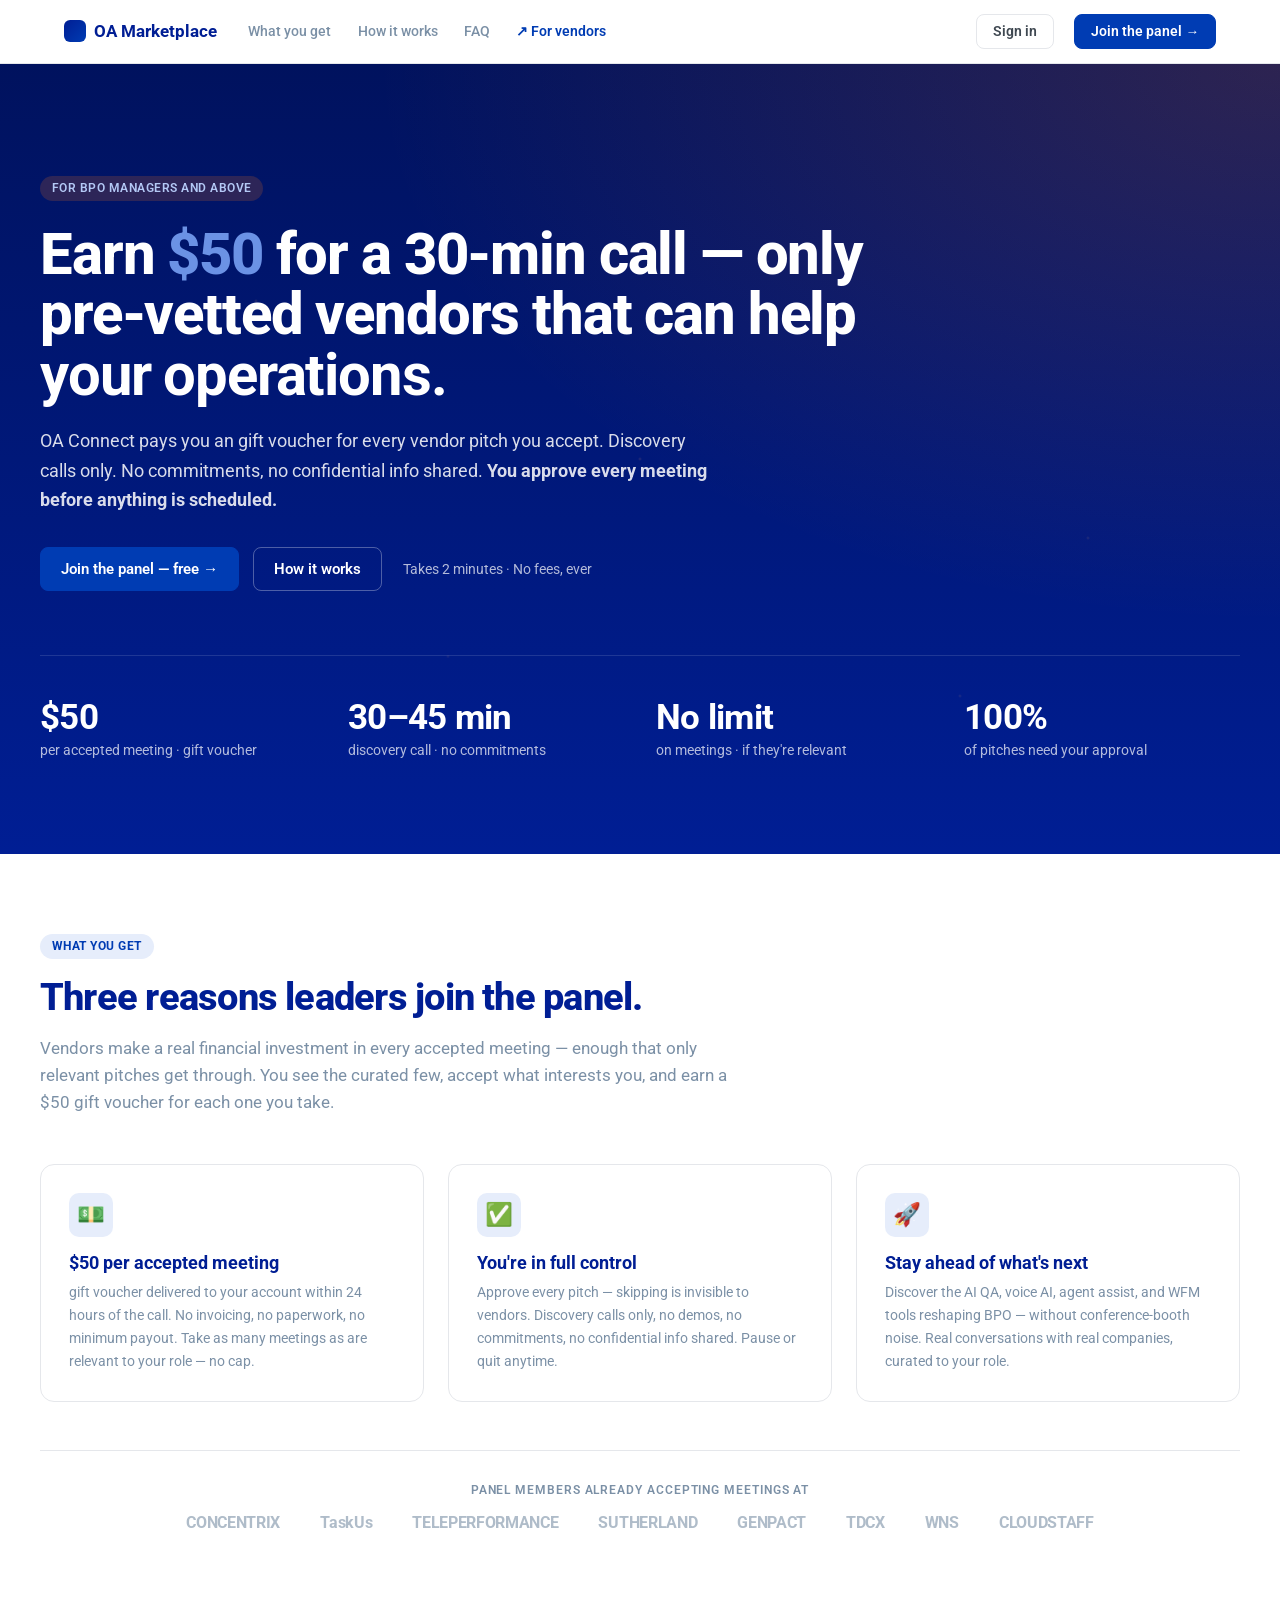
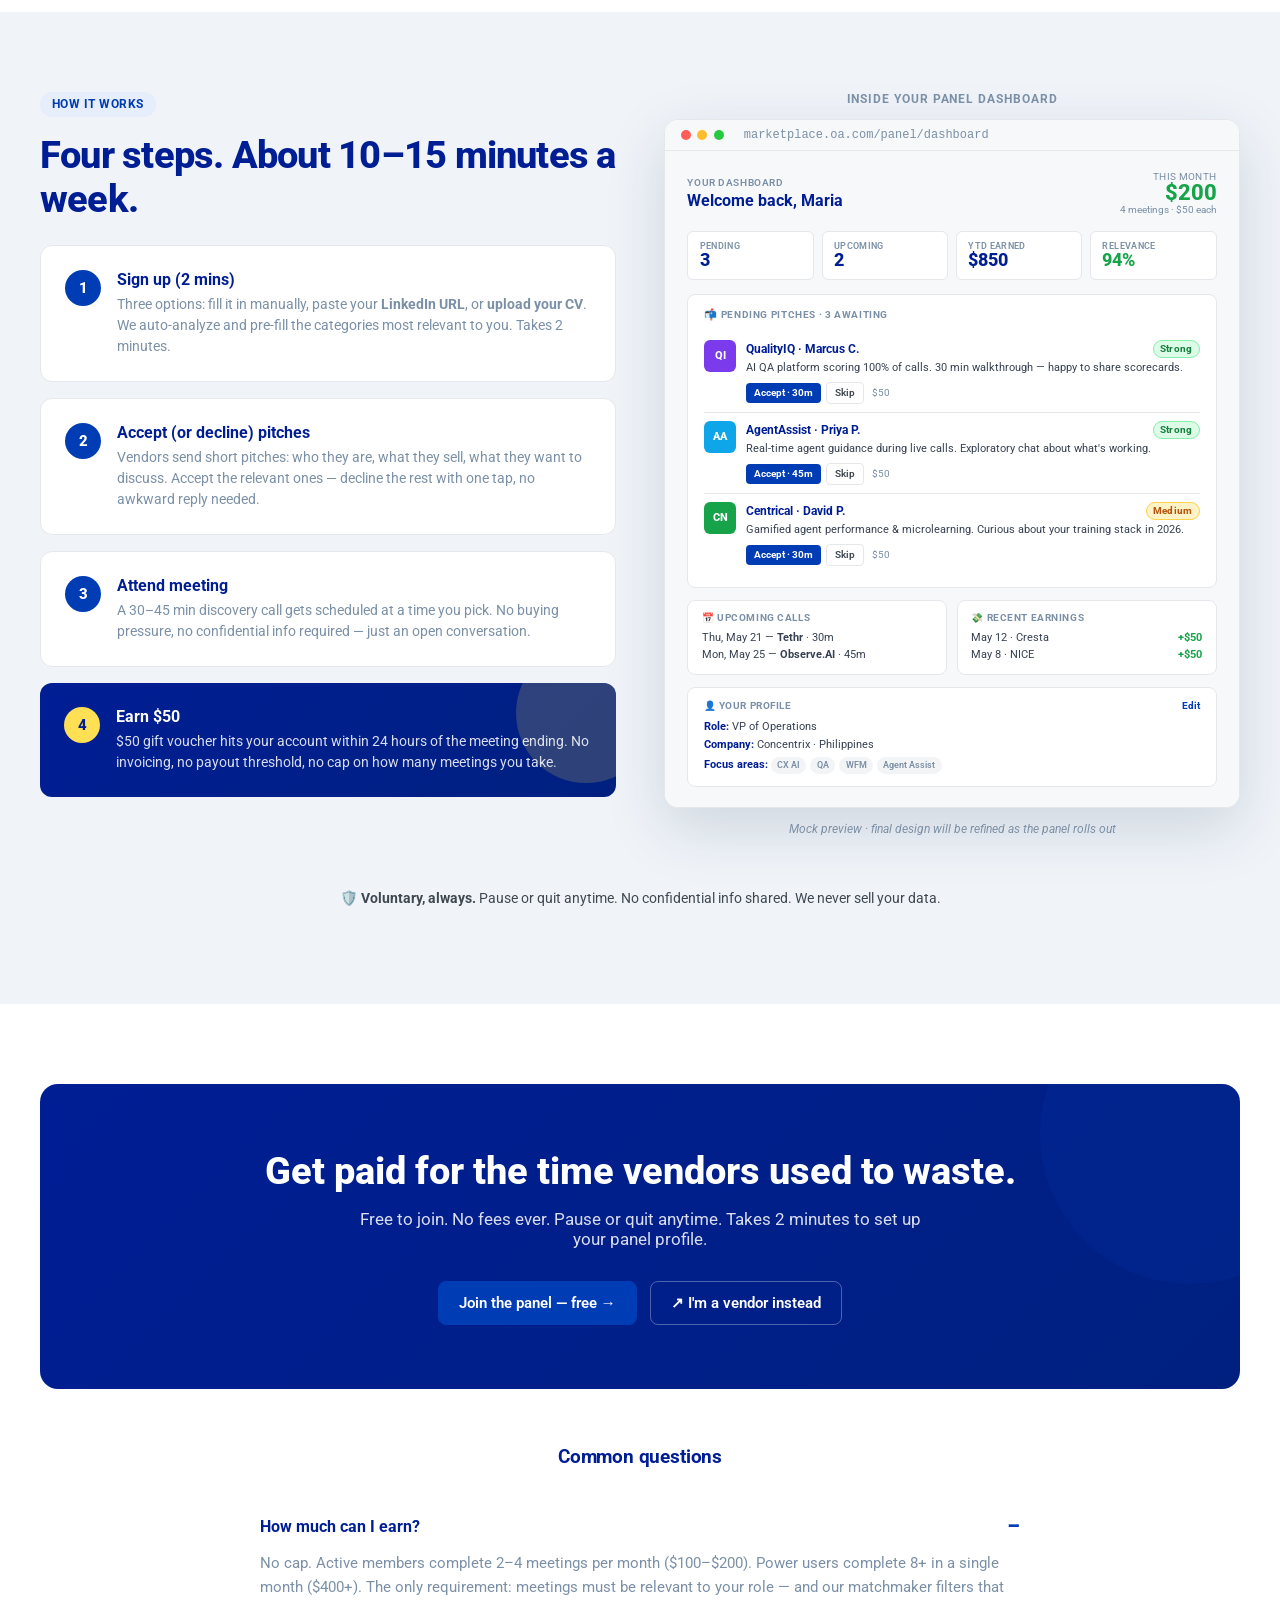
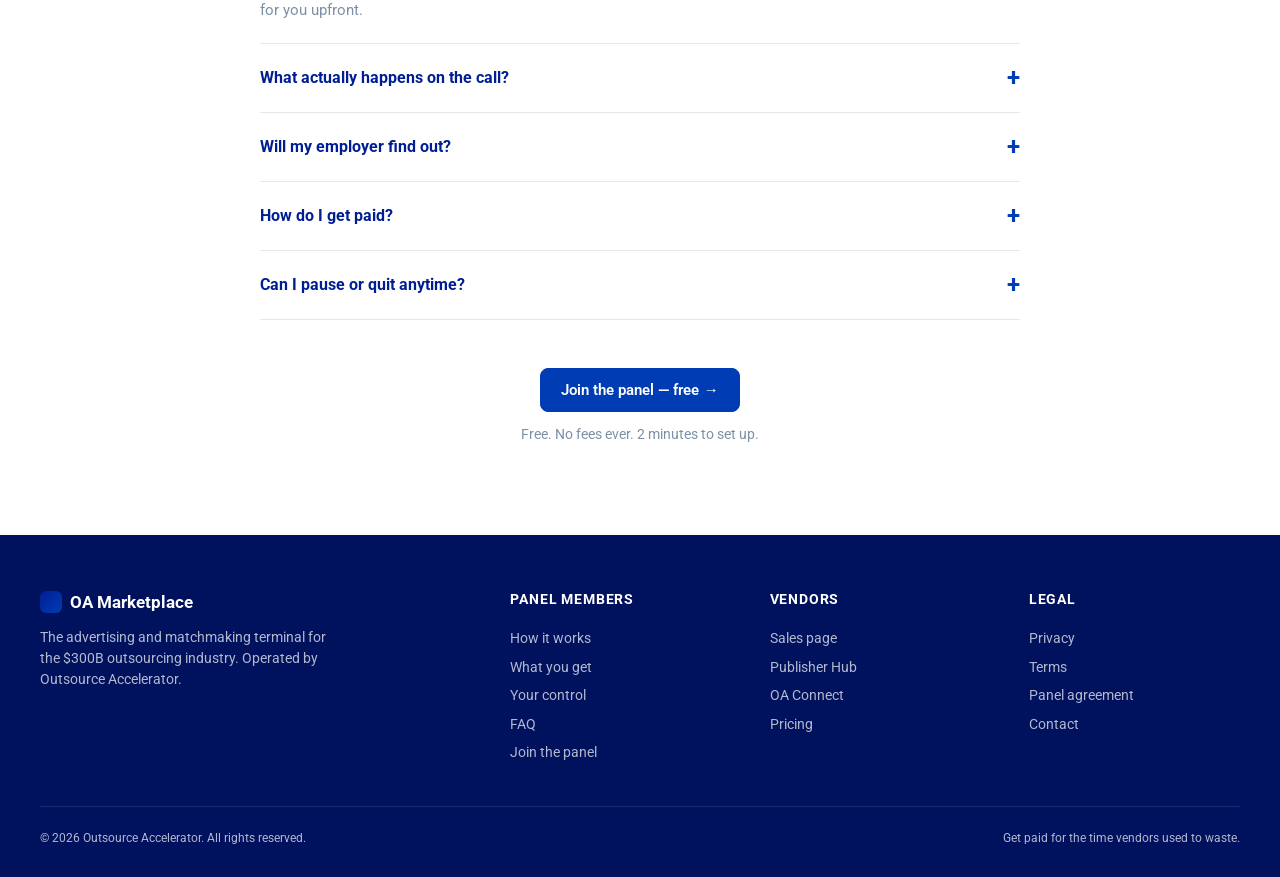
<file: panel.html>
<!doctype html>
<html lang="en">
<head>
  <meta charset="utf-8" />
  <title>OA Connect — Get paid $50 to take discovery calls with BPO vendors</title>
  <meta name="viewport" content="width=device-width, initial-scale=1" />
  <link rel="preconnect" href="https://fonts.googleapis.com">
  <link rel="preconnect" href="https://fonts.gstatic.com" crossorigin>
  <link href="https://fonts.googleapis.com/css2?family=Roboto:wght@400;500;700;900&display=swap" rel="stylesheet">
  <link rel="stylesheet" href="shared.css" />
</head>
<body class="oa-sales-body">

<!-- ============== TOP NAV ============== -->
<div class="oa-sales-topbar">
  <div class="oa-sales-topbar-inner">
    <a href="sales.html" class="oa-logo">
      <span class="oa-logo-dot"></span>
      <span>OA Marketplace</span>
    </a>
    <nav class="oa-nav">
      <a href="#what-you-get">What you get</a>
      <a href="#how">How it works</a>
      <a href="#faq">FAQ</a>
      <a href="sales.html" style="color:var(--oa-orange);font-weight:600">↗ For vendors</a>
    </nav>
    <a href="register.html" class="oa-btn">Sign in</a>
    <a href="register.html" class="oa-btn oa-btn-accent">Join the panel →</a>
  </div>
</div>

<!-- ============== HERO ============== -->
<section class="oa-sales-hero">
  <div class="oa-constellation-bg"></div>
  <div class="oa-sales-hero-inner">
    <span class="oa-sales-eyebrow">For BPO Managers and above</span>
    <h1 class="oa-sales-h1">
      Earn <span class="accent">$50</span> for a 30-min call — only pre-vetted vendors that can help <strong>your operations.</strong>
    </h1>
    <p class="oa-sales-lede">
      OA Connect pays you an gift voucher for every vendor pitch you accept. Discovery calls only. No commitments, no confidential info shared. <strong>You approve every meeting before anything is scheduled.</strong>
    </p>
    <div class="oa-sales-cta-row">
      <a href="register.html" class="oa-btn oa-btn-accent oa-btn-lg">Join the panel — free →</a>
      <a href="#how" class="oa-btn oa-btn-lg" style="background:transparent;color:white;border-color:rgba(255,255,255,0.3)">How it works</a>
      <span style="font-size:0.85rem;opacity:0.7;margin-left:0.5rem">Takes 2 minutes · No fees, ever</span>
    </div>
    <div class="oa-sales-hero-stats">
      <div>
        <div class="oa-sales-hero-stat-num">$50</div>
        <div class="oa-sales-hero-stat-label">per accepted meeting · gift voucher</div>
      </div>
      <div>
        <div class="oa-sales-hero-stat-num">30–45 min</div>
        <div class="oa-sales-hero-stat-label">discovery call · no commitments</div>
      </div>
      <div>
        <div class="oa-sales-hero-stat-num">No limit</div>
        <div class="oa-sales-hero-stat-label">on meetings · if they're relevant</div>
      </div>
      <div>
        <div class="oa-sales-hero-stat-num">100%</div>
        <div class="oa-sales-hero-stat-label">of pitches need your approval</div>
      </div>
    </div>
  </div>
</section>

<!-- ============== SECTION 2: WHAT YOU GET ============== -->
<section class="oa-sales-section" id="what-you-get">
  <div class="oa-sales-section-inner">
    <span class="oa-sales-eyebrow-light">What you get</span>
    <h2 class="oa-sales-h2">Three reasons leaders join the panel.</h2>
    <p class="oa-sales-sub">Vendors make a real financial investment in every accepted meeting — enough that only relevant pitches get through. You see the curated few, accept what interests you, and earn a $50 gift voucher for each one you take.</p>

    <div class="oa-feature-row">
      <div class="oa-feature-card">
        <div class="oa-feature-icon">💵</div>
        <h3 class="oa-feature-title">$50 per accepted meeting</h3>
        <p class="oa-feature-text">gift voucher delivered to your account within 24 hours of the call. No invoicing, no paperwork, no minimum payout. Take as many meetings as are relevant to your role — no cap.</p>
      </div>
      <div class="oa-feature-card">
        <div class="oa-feature-icon">✅</div>
        <h3 class="oa-feature-title">You're in full control</h3>
        <p class="oa-feature-text">Approve every pitch — skipping is invisible to vendors. Discovery calls only, no demos, no commitments, no confidential info shared. Pause or quit anytime.</p>
      </div>
      <div class="oa-feature-card">
        <div class="oa-feature-icon">🚀</div>
        <h3 class="oa-feature-title">Stay ahead of what's next</h3>
        <p class="oa-feature-text">Discover the AI QA, voice AI, agent assist, and WFM tools reshaping BPO — without conference-booth noise. Real conversations with real companies, curated to your role.</p>
      </div>
    </div>

    <!-- Mini trust strip — collapsed into this section to keep page short -->
    <div style="text-align:center;margin-top:3rem;padding-top:2rem;border-top:1px solid var(--oa-border)">
      <div style="font-size:0.72rem;letter-spacing:0.08em;text-transform:uppercase;color:var(--oa-muted);font-weight:600;margin-bottom:1rem">Panel members already accepting meetings at</div>
      <div style="display:flex;gap:2.5rem;flex-wrap:wrap;justify-content:center;align-items:center;color:var(--oa-muted);font-weight:700;font-size:1rem;opacity:0.6;letter-spacing:-0.02em">
        <span>CONCENTRIX</span><span>TaskUs</span><span>TELEPERFORMANCE</span><span>SUTHERLAND</span><span>GENPACT</span><span>TDCX</span><span>WNS</span><span>CLOUDSTAFF</span>
      </div>
    </div>
  </div>
</section>

<!-- ============== SECTION 3: HOW IT WORKS ============== -->
<section class="oa-sales-section tint" id="how">
  <div class="oa-sales-section-inner">

    <div class="oa-grid oa-grid-2" style="gap:3rem;align-items:start">

      <!-- LEFT: heading + 4 stacked steps -->
      <div>
        <span class="oa-sales-eyebrow-light">How it works</span>
        <h2 class="oa-sales-h2">Four steps. About 10–15 minutes a week.</h2>

        <div style="display:flex;flex-direction:column;gap:1rem;margin-top:1.5rem">
          <div class="oa-step" style="display:flex;gap:1rem;align-items:flex-start;background:white;border-color:var(--oa-border)">
            <div class="oa-step-num" style="flex-shrink:0">1</div>
            <div>
              <h4 class="oa-step-title" style="margin:0;color:var(--oa-navy)">Sign up (2 mins)</h4>
              <p class="oa-step-body" style="margin:0.3rem 0 0 0;opacity:1;color:var(--oa-muted)">Three options: fill it in manually, paste your <strong>LinkedIn URL</strong>, or <strong>upload your CV</strong>. We auto-analyze and pre-fill the categories most relevant to you. Takes 2 minutes.</p>
            </div>
          </div>
          <div class="oa-step" style="display:flex;gap:1rem;align-items:flex-start;background:white;border-color:var(--oa-border)">
            <div class="oa-step-num" style="flex-shrink:0">2</div>
            <div>
              <h4 class="oa-step-title" style="margin:0;color:var(--oa-navy)">Accept (or decline) pitches</h4>
              <p class="oa-step-body" style="margin:0.3rem 0 0 0;opacity:1;color:var(--oa-muted)">Vendors send short pitches: who they are, what they sell, what they want to discuss. Accept the relevant ones — decline the rest with one tap, no awkward reply needed.</p>
            </div>
          </div>
          <div class="oa-step" style="display:flex;gap:1rem;align-items:flex-start;background:white;border-color:var(--oa-border)">
            <div class="oa-step-num" style="flex-shrink:0">3</div>
            <div>
              <h4 class="oa-step-title" style="margin:0;color:var(--oa-navy)">Attend meeting</h4>
              <p class="oa-step-body" style="margin:0.3rem 0 0 0;opacity:1;color:var(--oa-muted)">A 30–45 min discovery call gets scheduled at a time you pick. No buying pressure, no confidential info required — just an open conversation.</p>
            </div>
          </div>
          <div class="oa-step" style="display:flex;gap:1rem;align-items:flex-start;background:linear-gradient(135deg,var(--oa-navy) 0%,#002080 100%);border:none;color:white;position:relative;overflow:hidden">
            <div style="position:absolute;right:-40px;top:-40px;width:140px;height:140px;border-radius:50%;background:var(--oa-yellow);opacity:0.18;pointer-events:none"></div>
            <div class="oa-step-num" style="flex-shrink:0;background:var(--oa-yellow);color:var(--oa-navy);position:relative;z-index:1">4</div>
            <div style="position:relative;z-index:1">
              <h4 class="oa-step-title" style="margin:0;color:white">Earn $50</h4>
              <p class="oa-step-body" style="margin:0.3rem 0 0 0;opacity:1;color:rgba(255,255,255,0.85)">$50 gift voucher hits your account within 24 hours of the meeting ending. No invoicing, no payout threshold, no cap on how many meetings you take.</p>
            </div>
          </div>
        </div>
      </div>

      <!-- RIGHT: dashboard preview (tall to match left column height) -->
      <div>
        <div style="font-size:0.72rem;letter-spacing:0.08em;text-transform:uppercase;color:var(--oa-muted);font-weight:700;margin-bottom:0.85rem;text-align:center">Inside your panel dashboard</div>

        <div class="oa-mockup-frame">
          <div class="oa-mockup-titlebar">
            <span class="oa-mockup-dot red"></span>
            <span class="oa-mockup-dot yellow"></span>
            <span class="oa-mockup-dot green"></span>
            <span class="oa-mockup-url">marketplace.oa.com/panel/dashboard</span>
          </div>
          <div style="padding:1.25rem 1.4rem;background:var(--oa-bg)">

            <!-- Header bar -->
            <div style="display:flex;justify-content:space-between;align-items:center;margin-bottom:1rem">
              <div>
                <div style="font-size:0.6rem;color:var(--oa-muted);text-transform:uppercase;letter-spacing:0.06em;font-weight:600">YOUR DASHBOARD</div>
                <h3 style="margin:0.2rem 0 0 0;color:var(--oa-navy);font-size:1rem">Welcome back, Maria</h3>
              </div>
              <div style="text-align:right">
                <div style="font-size:0.6rem;color:var(--oa-muted);text-transform:uppercase;letter-spacing:0.04em">This month</div>
                <div style="font-size:1.35rem;font-weight:800;color:var(--oa-green);line-height:1">$200</div>
                <div style="font-size:0.6rem;color:var(--oa-muted)">4 meetings · $50 each</div>
              </div>
            </div>

            <!-- 4-stat tile row -->
            <div style="display:grid;grid-template-columns:repeat(4,1fr);gap:0.5rem;margin-bottom:0.85rem">
              <div style="background:white;border:1px solid var(--oa-border);border-radius:6px;padding:0.55rem 0.7rem">
                <div style="font-size:0.55rem;color:var(--oa-muted);text-transform:uppercase;letter-spacing:0.04em;font-weight:600">Pending</div>
                <div style="font-size:1.1rem;font-weight:800;color:var(--oa-navy);line-height:1.1">3</div>
              </div>
              <div style="background:white;border:1px solid var(--oa-border);border-radius:6px;padding:0.55rem 0.7rem">
                <div style="font-size:0.55rem;color:var(--oa-muted);text-transform:uppercase;letter-spacing:0.04em;font-weight:600">Upcoming</div>
                <div style="font-size:1.1rem;font-weight:800;color:var(--oa-navy);line-height:1.1">2</div>
              </div>
              <div style="background:white;border:1px solid var(--oa-border);border-radius:6px;padding:0.55rem 0.7rem">
                <div style="font-size:0.55rem;color:var(--oa-muted);text-transform:uppercase;letter-spacing:0.04em;font-weight:600">YTD earned</div>
                <div style="font-size:1.1rem;font-weight:800;color:var(--oa-navy);line-height:1.1">$850</div>
              </div>
              <div style="background:white;border:1px solid var(--oa-border);border-radius:6px;padding:0.55rem 0.7rem">
                <div style="font-size:0.55rem;color:var(--oa-muted);text-transform:uppercase;letter-spacing:0.04em;font-weight:600">Relevance</div>
                <div style="font-size:1.1rem;font-weight:800;color:var(--oa-green);line-height:1.1">94%</div>
              </div>
            </div>

            <!-- Pending pitches (3 entries) -->
            <div style="background:white;border:1px solid var(--oa-border);border-radius:8px;padding:0.85rem 1rem;margin-bottom:0.75rem">
              <div style="font-size:0.65rem;text-transform:uppercase;color:var(--oa-muted);letter-spacing:0.06em;font-weight:700;margin-bottom:0.65rem">📬 Pending pitches · 3 awaiting</div>

              <!-- Pitch 1 -->
              <div style="padding:0.5rem 0;border-bottom:1px solid var(--oa-border);display:flex;gap:0.6rem;align-items:flex-start">
                <div style="width:32px;height:32px;background:#7C3AED;color:white;border-radius:6px;display:flex;align-items:center;justify-content:center;font-weight:800;font-size:0.7rem;flex-shrink:0">QI</div>
                <div style="flex:1;min-width:0">
                  <div class="oa-flex-between">
                    <strong style="color:var(--oa-navy);font-size:0.78rem">QualityIQ · Marcus C.</strong>
                    <span class="oa-mm-badge strong">Strong</span>
                  </div>
                  <p style="margin:0.15rem 0 0.4rem 0;font-size:0.7rem;color:#374151;line-height:1.4">AI QA platform scoring 100% of calls. 30 min walkthrough — happy to share scorecards.</p>
                  <div style="display:flex;gap:0.3rem;align-items:center">
                    <span style="background:var(--oa-orange);color:white;padding:0.2rem 0.5rem;border-radius:4px;font-size:0.65rem;font-weight:700">Accept · 30m</span>
                    <span style="background:white;border:1px solid var(--oa-border);color:var(--oa-text);padding:0.2rem 0.5rem;border-radius:4px;font-size:0.65rem;font-weight:600">Skip</span>
                    <span style="font-size:0.6rem;color:var(--oa-muted);margin-left:0.2rem">$50</span>
                  </div>
                </div>
              </div>

              <!-- Pitch 2 -->
              <div style="padding:0.5rem 0;border-bottom:1px solid var(--oa-border);display:flex;gap:0.6rem;align-items:flex-start">
                <div style="width:32px;height:32px;background:#0EA5E9;color:white;border-radius:6px;display:flex;align-items:center;justify-content:center;font-weight:800;font-size:0.7rem;flex-shrink:0">AA</div>
                <div style="flex:1;min-width:0">
                  <div class="oa-flex-between">
                    <strong style="color:var(--oa-navy);font-size:0.78rem">AgentAssist · Priya P.</strong>
                    <span class="oa-mm-badge strong">Strong</span>
                  </div>
                  <p style="margin:0.15rem 0 0.4rem 0;font-size:0.7rem;color:#374151;line-height:1.4">Real-time agent guidance during live calls. Exploratory chat about what's working.</p>
                  <div style="display:flex;gap:0.3rem;align-items:center">
                    <span style="background:var(--oa-orange);color:white;padding:0.2rem 0.5rem;border-radius:4px;font-size:0.65rem;font-weight:700">Accept · 45m</span>
                    <span style="background:white;border:1px solid var(--oa-border);color:var(--oa-text);padding:0.2rem 0.5rem;border-radius:4px;font-size:0.65rem;font-weight:600">Skip</span>
                    <span style="font-size:0.6rem;color:var(--oa-muted);margin-left:0.2rem">$50</span>
                  </div>
                </div>
              </div>

              <!-- Pitch 3 -->
              <div style="padding:0.5rem 0;display:flex;gap:0.6rem;align-items:flex-start">
                <div style="width:32px;height:32px;background:#16A34A;color:white;border-radius:6px;display:flex;align-items:center;justify-content:center;font-weight:800;font-size:0.7rem;flex-shrink:0">CN</div>
                <div style="flex:1;min-width:0">
                  <div class="oa-flex-between">
                    <strong style="color:var(--oa-navy);font-size:0.78rem">Centrical · David P.</strong>
                    <span class="oa-mm-badge medium">Medium</span>
                  </div>
                  <p style="margin:0.15rem 0 0.4rem 0;font-size:0.7rem;color:#374151;line-height:1.4">Gamified agent performance &amp; microlearning. Curious about your training stack in 2026.</p>
                  <div style="display:flex;gap:0.3rem;align-items:center">
                    <span style="background:var(--oa-orange);color:white;padding:0.2rem 0.5rem;border-radius:4px;font-size:0.65rem;font-weight:700">Accept · 30m</span>
                    <span style="background:white;border:1px solid var(--oa-border);color:var(--oa-text);padding:0.2rem 0.5rem;border-radius:4px;font-size:0.65rem;font-weight:600">Skip</span>
                    <span style="font-size:0.6rem;color:var(--oa-muted);margin-left:0.2rem">$50</span>
                  </div>
                </div>
              </div>
            </div>

            <!-- Upcoming + earnings strip -->
            <div style="display:grid;grid-template-columns:1fr 1fr;gap:0.6rem;margin-bottom:0.75rem">
              <div style="background:white;border:1px solid var(--oa-border);border-radius:8px;padding:0.65rem 0.85rem">
                <div style="font-size:0.6rem;text-transform:uppercase;color:var(--oa-muted);letter-spacing:0.06em;font-weight:700;margin-bottom:0.4rem">📅 Upcoming calls</div>
                <div style="font-size:0.7rem;line-height:1.55;color:#374151">
                  <div>Thu, May 21 — <strong>Tethr</strong> · 30m</div>
                  <div>Mon, May 25 — <strong>Observe.AI</strong> · 45m</div>
                </div>
              </div>
              <div style="background:white;border:1px solid var(--oa-border);border-radius:8px;padding:0.65rem 0.85rem">
                <div style="font-size:0.6rem;text-transform:uppercase;color:var(--oa-muted);letter-spacing:0.06em;font-weight:700;margin-bottom:0.4rem">💸 Recent earnings</div>
                <div style="font-size:0.7rem;line-height:1.55;color:#374151">
                  <div class="oa-flex-between"><span>May 12 · Cresta</span><strong style="color:var(--oa-green)">+$50</strong></div>
                  <div class="oa-flex-between"><span>May 8 · NICE</span><strong style="color:var(--oa-green)">+$50</strong></div>
                </div>
              </div>
            </div>

            <!-- Profile panel -->
            <div style="background:white;border:1px solid var(--oa-border);border-radius:8px;padding:0.75rem 0.95rem">
              <div class="oa-flex-between" style="margin-bottom:0.45rem">
                <div style="font-size:0.6rem;text-transform:uppercase;color:var(--oa-muted);letter-spacing:0.06em;font-weight:700">👤 Your profile</div>
                <span style="font-size:0.6rem;color:var(--oa-orange);font-weight:700">Edit</span>
              </div>
              <div style="font-size:0.7rem;color:#374151;line-height:1.6">
                <div><strong style="color:var(--oa-navy)">Role:</strong> VP of Operations</div>
                <div><strong style="color:var(--oa-navy)">Company:</strong> Concentrix · Philippines</div>
                <div><strong style="color:var(--oa-navy)">Focus areas:</strong> <span style="display:inline-flex;gap:0.25rem;flex-wrap:wrap;margin-top:0.15rem">
                  <span class="oa-badge oa-badge-gray" style="font-size:0.55rem;padding:0.1rem 0.4rem">CX AI</span>
                  <span class="oa-badge oa-badge-gray" style="font-size:0.55rem;padding:0.1rem 0.4rem">QA</span>
                  <span class="oa-badge oa-badge-gray" style="font-size:0.55rem;padding:0.1rem 0.4rem">WFM</span>
                  <span class="oa-badge oa-badge-gray" style="font-size:0.55rem;padding:0.1rem 0.4rem">Agent Assist</span>
                </span></div>
              </div>
            </div>
          </div>
        </div>
        <p style="font-size:0.75rem;color:var(--oa-muted);text-align:center;margin-top:0.85rem;font-style:italic">Mock preview · final design will be refined as the panel rolls out</p>
      </div>
    </div>

    <p style="text-align:center;font-size:0.9rem;color:var(--oa-text);margin-top:2.5rem;max-width:680px;margin-left:auto;margin-right:auto;line-height:1.55"><strong>🛡️ Voluntary, always.</strong> Pause or quit anytime. No confidential info shared. We never sell your data.</p>
  </div>
</section>

<!-- ============== SECTION 4: JOIN THE PANEL (CTA + COMPACT FAQ) ============== -->
<section class="oa-sales-section" id="signup">
  <div class="oa-sales-section-inner">

    <!-- Big closing CTA -->
    <div class="oa-closing-cta">
      <h2>Get paid for the time vendors used to waste.</h2>
      <p>Free to join. No fees ever. Pause or quit anytime. Takes 2 minutes to set up your panel profile.</p>
      <div class="oa-sales-cta-row" style="justify-content:center">
        <a href="register.html" class="oa-btn oa-btn-accent oa-btn-lg">Join the panel — free →</a>
        <a href="sales.html" class="oa-btn oa-btn-lg" style="background:transparent;color:white;border-color:rgba(255,255,255,0.3)">↗ I'm a vendor instead</a>
      </div>
    </div>

    <!-- Compact FAQ -->
    <h3 id="faq" style="text-align:center;font-size:1.2rem;color:var(--oa-navy);margin:3.5rem 0 1.5rem 0;letter-spacing:-0.01em">Common questions</h3>
    <div class="oa-faq">
      <div class="oa-faq-item open">
        <div class="oa-faq-q" onclick="toggleFaq(this)">How much can I earn?</div>
        <div class="oa-faq-a">No cap. Active members complete 2–4 meetings per month ($100–$200). Power users complete 8+ in a single month ($400+). The only requirement: meetings must be relevant to your role — and our matchmaker filters that for you upfront.</div>
      </div>
      <div class="oa-faq-item">
        <div class="oa-faq-q" onclick="toggleFaq(this)">What actually happens on the call?</div>
        <div class="oa-faq-a">A 30–45 min exploratory conversation. The vendor walks through their offering and how it could help your role or department. You ask questions and share your perspective on the category — without revealing internal strategy or numbers. No pressure to commit to anything. Many calls end with "thanks for your time."</div>
      </div>
      <div class="oa-faq-item">
        <div class="oa-faq-q" onclick="toggleFaq(this)">Will my employer find out?</div>
        <div class="oa-faq-a">We don't disclose your participation to anyone, including your employer. The $50 is a gift voucher (not salary or contractor pay), but if you're unsure about your employer's policy on outside compensation, use a personal email to sign up.</div>
      </div>
      <div class="oa-faq-item">
        <div class="oa-faq-q" onclick="toggleFaq(this)">How do I get paid?</div>
        <div class="oa-faq-a">$50 gift voucher emailed to your account within 24 hours of the meeting ending. Spend it, save it, gift it. No invoicing, no W-9, no payout threshold.</div>
      </div>
      <div class="oa-faq-item">
        <div class="oa-faq-q" onclick="toggleFaq(this)">Can I pause or quit anytime?</div>
        <div class="oa-faq-a">Yes. Lower your acceptance volume, pause your account, or delete it entirely. Your data stays yours — we never sell it to third parties.</div>
      </div>
    </div>

    <!-- Repeat CTA at bottom of FAQ -->
    <div style="text-align:center;margin-top:3rem">
      <a href="register.html" class="oa-btn oa-btn-accent oa-btn-lg">Join the panel — free →</a>
      <p style="font-size:0.85rem;color:var(--oa-muted);margin-top:0.85rem">Free. No fees ever. 2 minutes to set up.</p>
    </div>
  </div>
</section>


<!-- ============== FOOTER ============== -->
<footer class="oa-sales-footer">
  <div class="oa-sales-footer-inner">
    <div class="oa-sales-footer-grid">
      <div>
        <div class="oa-logo" style="color:white;margin-bottom:0.85rem">
          <span class="oa-logo-dot"></span>
          <span style="color:white">OA Marketplace</span>
        </div>
        <p style="margin:0;font-size:0.85rem;line-height:1.55;max-width:300px">The advertising and matchmaking terminal for the $300B outsourcing industry. Operated by Outsource Accelerator.</p>
      </div>
      <div>
        <h4>Panel members</h4>
        <ul>
          <li><a href="#how">How it works</a></li>
          <li><a href="#what-you-get">What you get</a></li>
          <li><a href="#control">Your control</a></li>
          <li><a href="#faq">FAQ</a></li>
          <li><a href="register.html">Join the panel</a></li>
        </ul>
      </div>
      <div>
        <h4>Vendors</h4>
        <ul>
          <li><a href="sales.html">Sales page</a></li>
          <li><a href="sales.html#ad-marketplace">Publisher Hub</a></li>
          <li><a href="sales.html#meeting-marketplace">OA Connect</a></li>
          <li><a href="sales.html#pricing">Pricing</a></li>
        </ul>
      </div>
      <div>
        <h4>Legal</h4>
        <ul>
          <li><a href="#">Privacy</a></li>
          <li><a href="#">Terms</a></li>
          <li><a href="#">Panel agreement</a></li>
          <li><a href="#">Contact</a></li>
        </ul>
      </div>
    </div>
    <div class="oa-sales-footer-bottom">
      <div>© 2026 Outsource Accelerator. All rights reserved.</div>
      <div>Get paid for the time vendors used to waste.</div>
    </div>
  </div>
</footer>

<script>
  function toggleFaq(el) {
    el.parentElement.classList.toggle('open');
  }
</script>

</body>
</html>
</file>
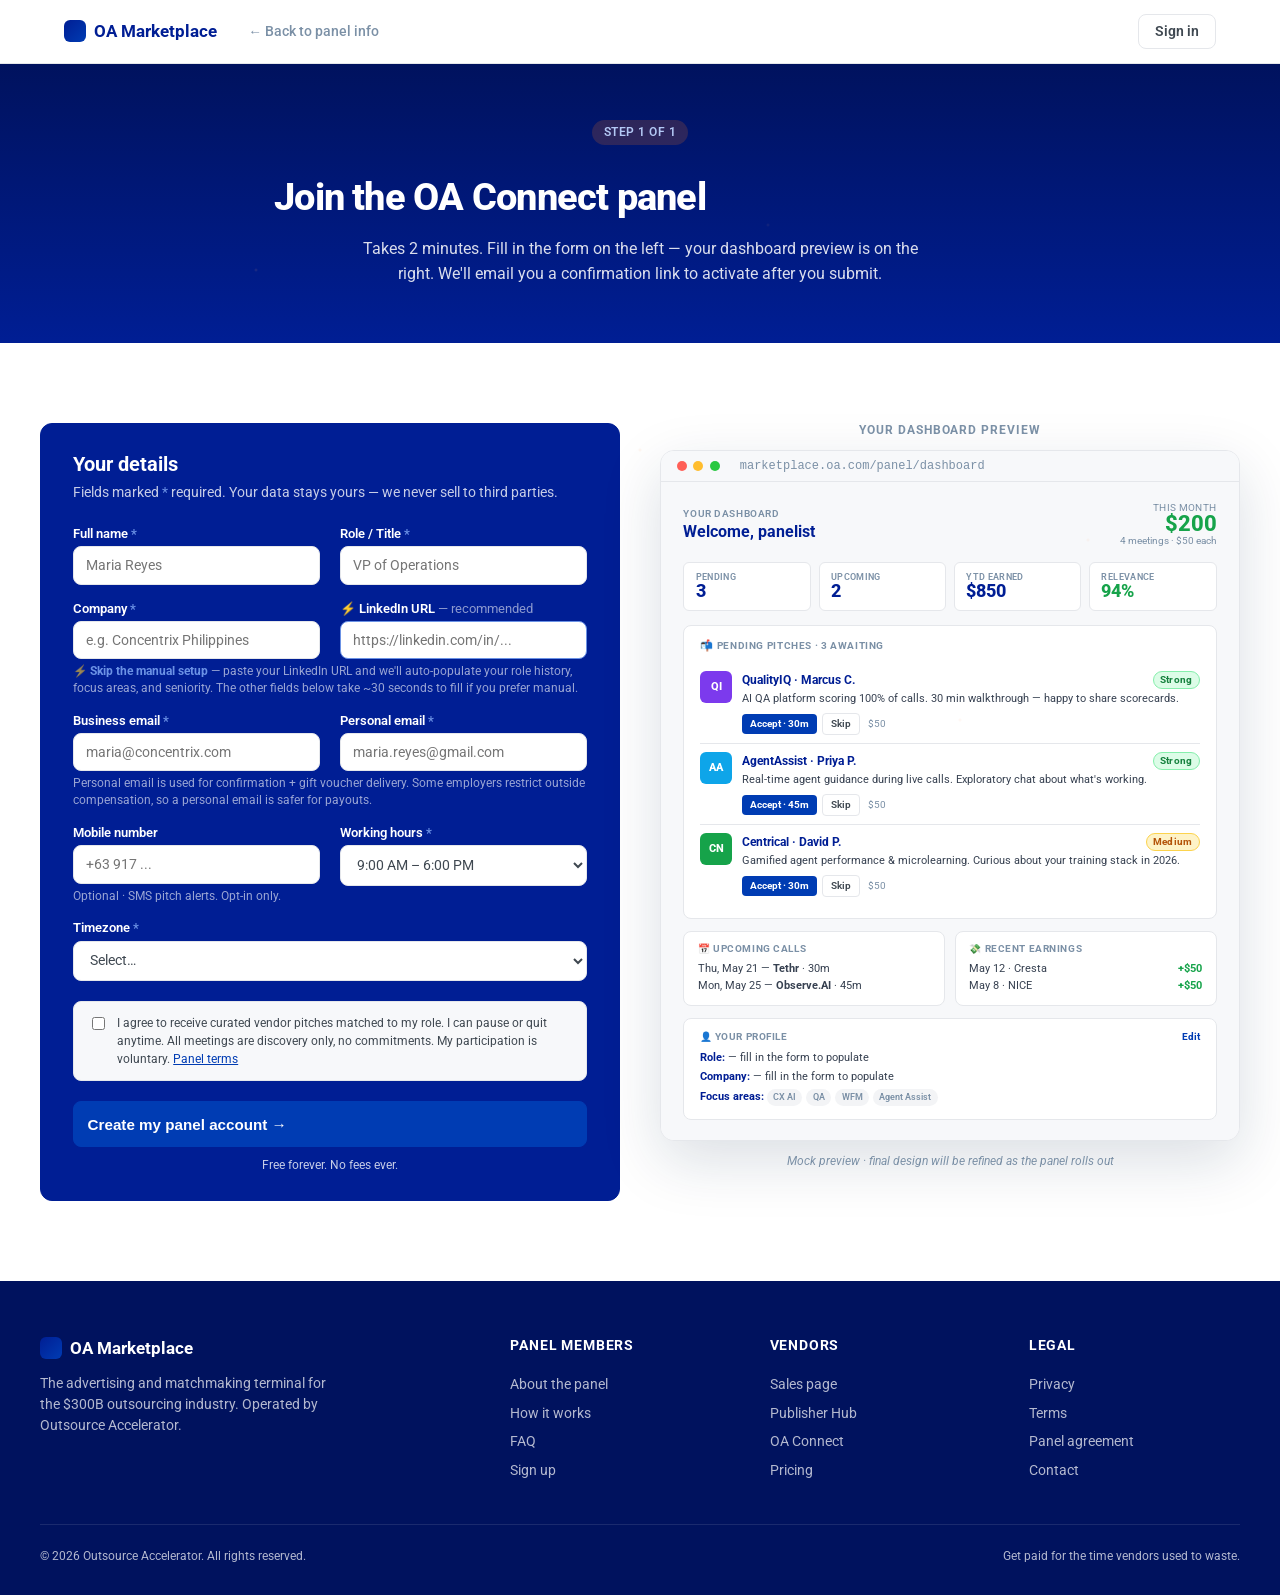
<file: register.html>
<!doctype html>
<html lang="en">
<head>
  <meta charset="utf-8" />
  <title>Join the panel — OA Connect</title>
  <meta name="viewport" content="width=device-width, initial-scale=1" />
  <link rel="preconnect" href="https://fonts.googleapis.com">
  <link rel="preconnect" href="https://fonts.gstatic.com" crossorigin>
  <link href="https://fonts.googleapis.com/css2?family=Roboto:wght@400;500;700;900&display=swap" rel="stylesheet">
  <link rel="stylesheet" href="shared.css" />
  <style>
    /* Page-specific tweaks */
    .reg-form-row { display: grid; gap: 1rem 1.25rem; }
    .reg-form-row.cols-2 { grid-template-columns: 1fr 1fr; }
    @media (max-width: 720px) { .reg-form-row.cols-2 { grid-template-columns: 1fr; } }
    .reg-help { font-size: 0.72rem; color: var(--oa-muted); margin: 0.25rem 0 0 0; line-height: 1.45; }
    .reg-required { color: var(--oa-orange); }
  </style>
</head>
<body class="oa-sales-body">

<!-- ============== TOP NAV ============== -->
<div class="oa-sales-topbar">
  <div class="oa-sales-topbar-inner">
    <a href="panel.html" class="oa-logo">
      <span class="oa-logo-dot"></span>
      <span>OA Marketplace</span>
    </a>
    <nav class="oa-nav">
      <a href="panel.html">← Back to panel info</a>
    </nav>
    <a href="#" class="oa-btn">Sign in</a>
  </div>
</div>

<!-- ============== HEADER BANNER ============== -->
<section class="oa-sales-section navy-deep" style="padding:3.5rem 1.5rem">
  <div class="oa-constellation-bg"></div>
  <div class="oa-sales-section-inner" style="text-align:center;position:relative;z-index:2">
    <span class="oa-sales-eyebrow" style="display:inline-block">Step 1 of 1</span>
    <h1 class="oa-sales-h1" style="font-size:clamp(1.6rem,3vw,2.4rem);margin-top:0.5rem">Join the OA Connect panel</h1>
    <p style="opacity:0.85;font-size:1rem;margin:0.6rem auto 0;max-width:580px;line-height:1.55;color:white">Takes 2 minutes. Fill in the form on the left — your dashboard preview is on the right. We'll email you a confirmation link to activate after you submit.</p>
  </div>
</section>


<!-- ============== 2-COLUMN: FORM (LEFT) + DASHBOARD (RIGHT) ============== -->
<section class="oa-sales-section">
  <div class="oa-sales-section-inner">
    <div class="oa-grid oa-grid-2" style="gap:2.5rem;align-items:start">

      <!-- LEFT: form (swaps to success card on submit) -->
      <div>
        <!-- Form card (visible by default) -->
        <div id="form-card" class="oa-card oa-card-inverted" style="padding:1.75rem 2rem">
          <h2 style="margin:0 0 0.4rem 0;color:var(--oa-navy);font-size:1.25rem">Your details</h2>
          <p style="font-size:0.85rem;color:var(--oa-muted);margin:0 0 1.4rem 0;line-height:1.55">Fields marked <span class="reg-required">*</span> required. Your data stays yours — we never sell to third parties.</p>

          <form id="register-form" onsubmit="completeRegistration(event)">

            <div class="reg-form-row cols-2">
              <div>
                <label class="oa-label">Full name <span class="reg-required">*</span></label>
                <input class="oa-input" id="r-name" required placeholder="Maria Reyes" />
              </div>
              <div>
                <label class="oa-label">Role / Title <span class="reg-required">*</span></label>
                <input class="oa-input" id="r-role" required placeholder="VP of Operations" />
              </div>
            </div>

            <div class="reg-form-row cols-2" style="margin-top:1rem">
              <div>
                <label class="oa-label">Company <span class="reg-required">*</span></label>
                <input class="oa-input" id="r-company" required placeholder="e.g. Concentrix Philippines" />
              </div>
              <div>
                <label class="oa-label">⚡ LinkedIn URL <span style="color:rgba(255,255,255,0.55);font-weight:400">— recommended</span></label>
                <input class="oa-input" id="r-linkedin" placeholder="https://linkedin.com/in/..." style="border-color:#6B92E5" />
              </div>
            </div>
            <p class="reg-help">⚡ <strong style="color:#6B92E5">Skip the manual setup</strong> — paste your LinkedIn URL and we'll auto-populate your role history, focus areas, and seniority. The other fields below take ~30 seconds to fill if you prefer manual.</p>

            <div class="reg-form-row cols-2" style="margin-top:1rem">
              <div>
                <label class="oa-label">Business email <span class="reg-required">*</span></label>
                <input class="oa-input" type="email" id="r-bemail" required placeholder="maria@concentrix.com" />
              </div>
              <div>
                <label class="oa-label">Personal email <span class="reg-required">*</span></label>
                <input class="oa-input" type="email" id="r-pemail" required placeholder="maria.reyes@gmail.com" />
              </div>
            </div>
            <p class="reg-help">Personal email is used for confirmation + gift voucher delivery. Some employers restrict outside compensation, so a personal email is safer for payouts.</p>

            <div class="reg-form-row cols-2" style="margin-top:1rem">
              <div>
                <label class="oa-label">Mobile number</label>
                <input class="oa-input" type="tel" id="r-mobile" placeholder="+63 917 ..." />
                <p class="reg-help">Optional · SMS pitch alerts. Opt-in only.</p>
              </div>
              <div>
                <label class="oa-label">Working hours <span class="reg-required">*</span></label>
                <select class="oa-select" id="r-hours" required>
                  <option value="">Select…</option>
                  <option>6:00 AM – 3:00 PM</option>
                  <option>8:00 AM – 5:00 PM</option>
                  <option selected>9:00 AM – 6:00 PM</option>
                  <option>10:00 AM – 7:00 PM</option>
                  <option>2:00 PM – 11:00 PM (night shift)</option>
                  <option>Flexible / varies</option>
                </select>
              </div>
            </div>

            <div style="margin-top:1rem">
              <label class="oa-label">Timezone <span class="reg-required">*</span></label>
              <select class="oa-select" id="r-tz" required>
                <option value="">Select…</option>
                <option>Asia/Manila (UTC+8)</option>
                <option>Asia/Singapore (UTC+8)</option>
                <option>Asia/Kolkata (UTC+5:30)</option>
                <option>Asia/Hong Kong (UTC+8)</option>
                <option>Asia/Tokyo (UTC+9)</option>
                <option>Australia/Sydney (UTC+10)</option>
                <option>Europe/London (UTC+0)</option>
                <option>Europe/Berlin (UTC+1)</option>
                <option>America/New York (UTC−5)</option>
                <option>America/Chicago (UTC−6)</option>
                <option>America/Denver (UTC−7)</option>
                <option>America/Los Angeles (UTC−8)</option>
              </select>
            </div>

            <div style="margin-top:1.25rem;padding:0.75rem 0.9rem;background:var(--oa-bg);border:1px solid var(--oa-border);border-radius:8px;font-size:0.75rem;color:var(--oa-text);line-height:1.5">
              <label style="display:flex;gap:0.55rem;align-items:flex-start;cursor:pointer">
                <input type="checkbox" id="r-consent" required style="margin-top:0.2rem;flex-shrink:0" />
                <span>I agree to receive curated vendor pitches matched to my role. I can pause or quit anytime. All meetings are discovery only, no commitments. My participation is voluntary. <a href="#" style="color:var(--oa-orange)">Panel terms</a></span>
              </label>
            </div>

            <button type="submit" class="oa-btn oa-btn-accent oa-btn-lg" style="margin-top:1.25rem;width:100%;font-size:0.95rem;padding:0.85rem">Create my panel account →</button>
            <p style="text-align:center;font-size:0.75rem;color:var(--oa-muted);margin:0.7rem 0 0 0">Free forever. No fees ever.</p>
          </form>
        </div>

        <!-- Success card (hidden until form submitted) -->
        <div id="success-card" class="oa-card" style="display:none;background:#ECFDF5;border:2px solid #A7F3D0;padding:1.75rem 2rem">
          <div style="display:flex;align-items:flex-start;gap:1rem">
            <span style="font-size:2.25rem;line-height:1;flex-shrink:0">✓</span>
            <div style="flex:1">
              <h2 style="margin:0 0 0.5rem 0;color:var(--oa-green);font-size:1.25rem">Account created — almost there!</h2>
              <p style="font-size:0.9rem;color:var(--oa-text);margin:0 0 0.85rem 0;line-height:1.55">
                A <strong>confirmation email</strong> has been sent to <strong id="success-email" style="color:var(--oa-navy)">your inbox</strong>. Click the activation link to fully claim this account.
              </p>
              <div style="background:white;border:1px solid #BBF7D0;border-radius:8px;padding:0.85rem 1rem;margin-bottom:0.85rem">
                <strong style="color:var(--oa-navy);font-size:0.88rem">What happens next</strong>
                <ol style="margin:0.45rem 0 0 0;padding-left:1.2rem;font-size:0.83rem;color:var(--oa-text);line-height:1.65">
                  <li>You confirm your email (check inbox + spam).</li>
                  <li>We add you to our panel roster — existing vendors can match against your profile.</li>
                  <li>When a pitch matches your role, you'll get an <strong>email notification</strong> and an <strong>SMS</strong> (if mobile is opted in).</li>
                  <li>Review the pitch in your dashboard → on the right. Accept the ones that interest you, skip the rest. First pitch typically within 48–72 hours.</li>
                </ol>
              </div>
              <p style="font-size:0.88rem;color:var(--oa-text);margin:0 0 1rem 0">Your dashboard on the right has been personalized with your details. Head into the full dashboard whenever you're ready ↓</p>
              <a href="lead-dashboard.html" class="oa-btn oa-btn-accent oa-btn-lg" style="width:100%;text-align:center">Go to my dashboard →</a>
            </div>
          </div>
        </div>
      </div>

      <!-- RIGHT: dashboard preview (always visible, no blur) -->
      <div>
        <div style="font-size:0.72rem;letter-spacing:0.08em;text-transform:uppercase;color:var(--oa-muted);font-weight:700;margin-bottom:0.85rem;text-align:center">Your dashboard preview</div>

        <div id="dashboard-mockup" class="oa-mockup-frame">
          <div class="oa-mockup-titlebar">
            <span class="oa-mockup-dot red"></span>
            <span class="oa-mockup-dot yellow"></span>
            <span class="oa-mockup-dot green"></span>
            <span class="oa-mockup-url">marketplace.oa.com/panel/dashboard</span>
          </div>
          <div style="padding:1.25rem 1.4rem;background:var(--oa-bg)">

            <!-- Header bar -->
            <div style="display:flex;justify-content:space-between;align-items:center;margin-bottom:1rem">
              <div>
                <div style="font-size:0.6rem;color:var(--oa-muted);text-transform:uppercase;letter-spacing:0.06em;font-weight:600">YOUR DASHBOARD</div>
                <h3 id="dash-welcome" style="margin:0.2rem 0 0 0;color:var(--oa-navy);font-size:1rem">Welcome, panelist</h3>
              </div>
              <div style="text-align:right">
                <div style="font-size:0.6rem;color:var(--oa-muted);text-transform:uppercase;letter-spacing:0.04em">This month</div>
                <div style="font-size:1.35rem;font-weight:800;color:var(--oa-green);line-height:1">$200</div>
                <div style="font-size:0.6rem;color:var(--oa-muted)">4 meetings · $50 each</div>
              </div>
            </div>

            <!-- 4-stat tile row -->
            <div style="display:grid;grid-template-columns:repeat(4,1fr);gap:0.5rem;margin-bottom:0.85rem">
              <div style="background:white;border:1px solid var(--oa-border);border-radius:6px;padding:0.55rem 0.7rem">
                <div style="font-size:0.55rem;color:var(--oa-muted);text-transform:uppercase;letter-spacing:0.04em;font-weight:600">Pending</div>
                <div style="font-size:1.1rem;font-weight:800;color:var(--oa-navy);line-height:1.1">3</div>
              </div>
              <div style="background:white;border:1px solid var(--oa-border);border-radius:6px;padding:0.55rem 0.7rem">
                <div style="font-size:0.55rem;color:var(--oa-muted);text-transform:uppercase;letter-spacing:0.04em;font-weight:600">Upcoming</div>
                <div style="font-size:1.1rem;font-weight:800;color:var(--oa-navy);line-height:1.1">2</div>
              </div>
              <div style="background:white;border:1px solid var(--oa-border);border-radius:6px;padding:0.55rem 0.7rem">
                <div style="font-size:0.55rem;color:var(--oa-muted);text-transform:uppercase;letter-spacing:0.04em;font-weight:600">YTD earned</div>
                <div style="font-size:1.1rem;font-weight:800;color:var(--oa-navy);line-height:1.1">$850</div>
              </div>
              <div style="background:white;border:1px solid var(--oa-border);border-radius:6px;padding:0.55rem 0.7rem">
                <div style="font-size:0.55rem;color:var(--oa-muted);text-transform:uppercase;letter-spacing:0.04em;font-weight:600">Relevance</div>
                <div style="font-size:1.1rem;font-weight:800;color:var(--oa-green);line-height:1.1">94%</div>
              </div>
            </div>

            <!-- Pending pitches (3 entries) -->
            <div style="background:white;border:1px solid var(--oa-border);border-radius:8px;padding:0.85rem 1rem;margin-bottom:0.75rem">
              <div style="font-size:0.65rem;text-transform:uppercase;color:var(--oa-muted);letter-spacing:0.06em;font-weight:700;margin-bottom:0.65rem">📬 Pending pitches · 3 awaiting</div>

              <div style="padding:0.5rem 0;border-bottom:1px solid var(--oa-border);display:flex;gap:0.6rem;align-items:flex-start">
                <div style="width:32px;height:32px;background:#7C3AED;color:white;border-radius:6px;display:flex;align-items:center;justify-content:center;font-weight:800;font-size:0.7rem;flex-shrink:0">QI</div>
                <div style="flex:1;min-width:0">
                  <div class="oa-flex-between">
                    <strong style="color:var(--oa-navy);font-size:0.78rem">QualityIQ · Marcus C.</strong>
                    <span class="oa-mm-badge strong">Strong</span>
                  </div>
                  <p style="margin:0.15rem 0 0.4rem 0;font-size:0.7rem;color:#374151;line-height:1.4">AI QA platform scoring 100% of calls. 30 min walkthrough — happy to share scorecards.</p>
                  <div style="display:flex;gap:0.3rem;align-items:center">
                    <span style="background:var(--oa-orange);color:white;padding:0.2rem 0.5rem;border-radius:4px;font-size:0.65rem;font-weight:700">Accept · 30m</span>
                    <span style="background:white;border:1px solid var(--oa-border);color:var(--oa-text);padding:0.2rem 0.5rem;border-radius:4px;font-size:0.65rem;font-weight:600">Skip</span>
                    <span style="font-size:0.6rem;color:var(--oa-muted);margin-left:0.2rem">$50</span>
                  </div>
                </div>
              </div>

              <div style="padding:0.5rem 0;border-bottom:1px solid var(--oa-border);display:flex;gap:0.6rem;align-items:flex-start">
                <div style="width:32px;height:32px;background:#0EA5E9;color:white;border-radius:6px;display:flex;align-items:center;justify-content:center;font-weight:800;font-size:0.7rem;flex-shrink:0">AA</div>
                <div style="flex:1;min-width:0">
                  <div class="oa-flex-between">
                    <strong style="color:var(--oa-navy);font-size:0.78rem">AgentAssist · Priya P.</strong>
                    <span class="oa-mm-badge strong">Strong</span>
                  </div>
                  <p style="margin:0.15rem 0 0.4rem 0;font-size:0.7rem;color:#374151;line-height:1.4">Real-time agent guidance during live calls. Exploratory chat about what's working.</p>
                  <div style="display:flex;gap:0.3rem;align-items:center">
                    <span style="background:var(--oa-orange);color:white;padding:0.2rem 0.5rem;border-radius:4px;font-size:0.65rem;font-weight:700">Accept · 45m</span>
                    <span style="background:white;border:1px solid var(--oa-border);color:var(--oa-text);padding:0.2rem 0.5rem;border-radius:4px;font-size:0.65rem;font-weight:600">Skip</span>
                    <span style="font-size:0.6rem;color:var(--oa-muted);margin-left:0.2rem">$50</span>
                  </div>
                </div>
              </div>

              <div style="padding:0.5rem 0;display:flex;gap:0.6rem;align-items:flex-start">
                <div style="width:32px;height:32px;background:#16A34A;color:white;border-radius:6px;display:flex;align-items:center;justify-content:center;font-weight:800;font-size:0.7rem;flex-shrink:0">CN</div>
                <div style="flex:1;min-width:0">
                  <div class="oa-flex-between">
                    <strong style="color:var(--oa-navy);font-size:0.78rem">Centrical · David P.</strong>
                    <span class="oa-mm-badge medium">Medium</span>
                  </div>
                  <p style="margin:0.15rem 0 0.4rem 0;font-size:0.7rem;color:#374151;line-height:1.4">Gamified agent performance &amp; microlearning. Curious about your training stack in 2026.</p>
                  <div style="display:flex;gap:0.3rem;align-items:center">
                    <span style="background:var(--oa-orange);color:white;padding:0.2rem 0.5rem;border-radius:4px;font-size:0.65rem;font-weight:700">Accept · 30m</span>
                    <span style="background:white;border:1px solid var(--oa-border);color:var(--oa-text);padding:0.2rem 0.5rem;border-radius:4px;font-size:0.65rem;font-weight:600">Skip</span>
                    <span style="font-size:0.6rem;color:var(--oa-muted);margin-left:0.2rem">$50</span>
                  </div>
                </div>
              </div>
            </div>

            <!-- Upcoming + earnings strip -->
            <div style="display:grid;grid-template-columns:1fr 1fr;gap:0.6rem;margin-bottom:0.75rem">
              <div style="background:white;border:1px solid var(--oa-border);border-radius:8px;padding:0.65rem 0.85rem">
                <div style="font-size:0.6rem;text-transform:uppercase;color:var(--oa-muted);letter-spacing:0.06em;font-weight:700;margin-bottom:0.4rem">📅 Upcoming calls</div>
                <div style="font-size:0.7rem;line-height:1.55;color:#374151">
                  <div>Thu, May 21 — <strong>Tethr</strong> · 30m</div>
                  <div>Mon, May 25 — <strong>Observe.AI</strong> · 45m</div>
                </div>
              </div>
              <div style="background:white;border:1px solid var(--oa-border);border-radius:8px;padding:0.65rem 0.85rem">
                <div style="font-size:0.6rem;text-transform:uppercase;color:var(--oa-muted);letter-spacing:0.06em;font-weight:700;margin-bottom:0.4rem">💸 Recent earnings</div>
                <div style="font-size:0.7rem;line-height:1.55;color:#374151">
                  <div class="oa-flex-between"><span>May 12 · Cresta</span><strong style="color:var(--oa-green)">+$50</strong></div>
                  <div class="oa-flex-between"><span>May 8 · NICE</span><strong style="color:var(--oa-green)">+$50</strong></div>
                </div>
              </div>
            </div>

            <!-- Profile panel (uses form data after submit) -->
            <div style="background:white;border:1px solid var(--oa-border);border-radius:8px;padding:0.75rem 0.95rem">
              <div class="oa-flex-between" style="margin-bottom:0.45rem">
                <div style="font-size:0.6rem;text-transform:uppercase;color:var(--oa-muted);letter-spacing:0.06em;font-weight:700">👤 Your profile</div>
                <span style="font-size:0.6rem;color:var(--oa-orange);font-weight:700">Edit</span>
              </div>
              <div style="font-size:0.7rem;color:#374151;line-height:1.65">
                <div><strong style="color:var(--oa-navy)">Role:</strong> <span id="dash-role">— fill in the form to populate</span></div>
                <div><strong style="color:var(--oa-navy)">Company:</strong> <span id="dash-company">— fill in the form to populate</span></div>
                <div><strong style="color:var(--oa-navy)">Focus areas:</strong> <span style="display:inline-flex;gap:0.25rem;flex-wrap:wrap;margin-top:0.15rem">
                  <span class="oa-badge oa-badge-gray" style="font-size:0.55rem;padding:0.1rem 0.4rem">CX AI</span>
                  <span class="oa-badge oa-badge-gray" style="font-size:0.55rem;padding:0.1rem 0.4rem">QA</span>
                  <span class="oa-badge oa-badge-gray" style="font-size:0.55rem;padding:0.1rem 0.4rem">WFM</span>
                  <span class="oa-badge oa-badge-gray" style="font-size:0.55rem;padding:0.1rem 0.4rem">Agent Assist</span>
                </span></div>
              </div>
            </div>
          </div>
        </div>
        <p style="font-size:0.75rem;color:var(--oa-muted);text-align:center;margin-top:0.85rem;font-style:italic">Mock preview · final design will be refined as the panel rolls out</p>
      </div>
    </div>
  </div>
</section>

<!-- ============== FOOTER ============== -->
<footer class="oa-sales-footer">
  <div class="oa-sales-footer-inner">
    <div class="oa-sales-footer-grid">
      <div>
        <div class="oa-logo" style="color:white;margin-bottom:0.85rem">
          <span class="oa-logo-dot"></span>
          <span style="color:white">OA Marketplace</span>
        </div>
        <p style="margin:0;font-size:0.85rem;line-height:1.55;max-width:300px">The advertising and matchmaking terminal for the $300B outsourcing industry. Operated by Outsource Accelerator.</p>
      </div>
      <div>
        <h4>Panel members</h4>
        <ul>
          <li><a href="panel.html">About the panel</a></li>
          <li><a href="panel.html#how">How it works</a></li>
          <li><a href="panel.html#faq">FAQ</a></li>
          <li><a href="register.html">Sign up</a></li>
        </ul>
      </div>
      <div>
        <h4>Vendors</h4>
        <ul>
          <li><a href="sales.html">Sales page</a></li>
          <li><a href="sales.html#ad-marketplace">Publisher Hub</a></li>
          <li><a href="sales.html#meeting-marketplace">OA Connect</a></li>
          <li><a href="sales.html#pricing">Pricing</a></li>
        </ul>
      </div>
      <div>
        <h4>Legal</h4>
        <ul>
          <li><a href="#">Privacy</a></li>
          <li><a href="#">Terms</a></li>
          <li><a href="#">Panel agreement</a></li>
          <li><a href="#">Contact</a></li>
        </ul>
      </div>
    </div>
    <div class="oa-sales-footer-bottom">
      <div>© 2026 Outsource Accelerator. All rights reserved.</div>
      <div>Get paid for the time vendors used to waste.</div>
    </div>
  </div>
</footer>

<script>
  function completeRegistration(event) {
    event.preventDefault();

    // Pull form values
    const name = document.getElementById('r-name').value.trim();
    const role = document.getElementById('r-role').value.trim();
    const company = document.getElementById('r-company').value.trim();
    const personalEmail = document.getElementById('r-pemail').value.trim();
    const firstName = name.split(/\s+/)[0] || 'panelist';

    // Swap the form card for the success card (same left column)
    document.getElementById('form-card').style.display = 'none';
    const successEl = document.getElementById('success-card');
    successEl.style.display = 'block';
    document.getElementById('success-email').textContent = personalEmail;

    // Personalize the dashboard (right column) with submitted info
    document.getElementById('dash-welcome').textContent = `Welcome, ${firstName}`;
    document.getElementById('dash-role').textContent = role;
    document.getElementById('dash-company').textContent = company;

    // Scroll success card into view
    successEl.scrollIntoView({ behavior: 'smooth', block: 'center' });
  }
</script>

</body>
</html>
</file>
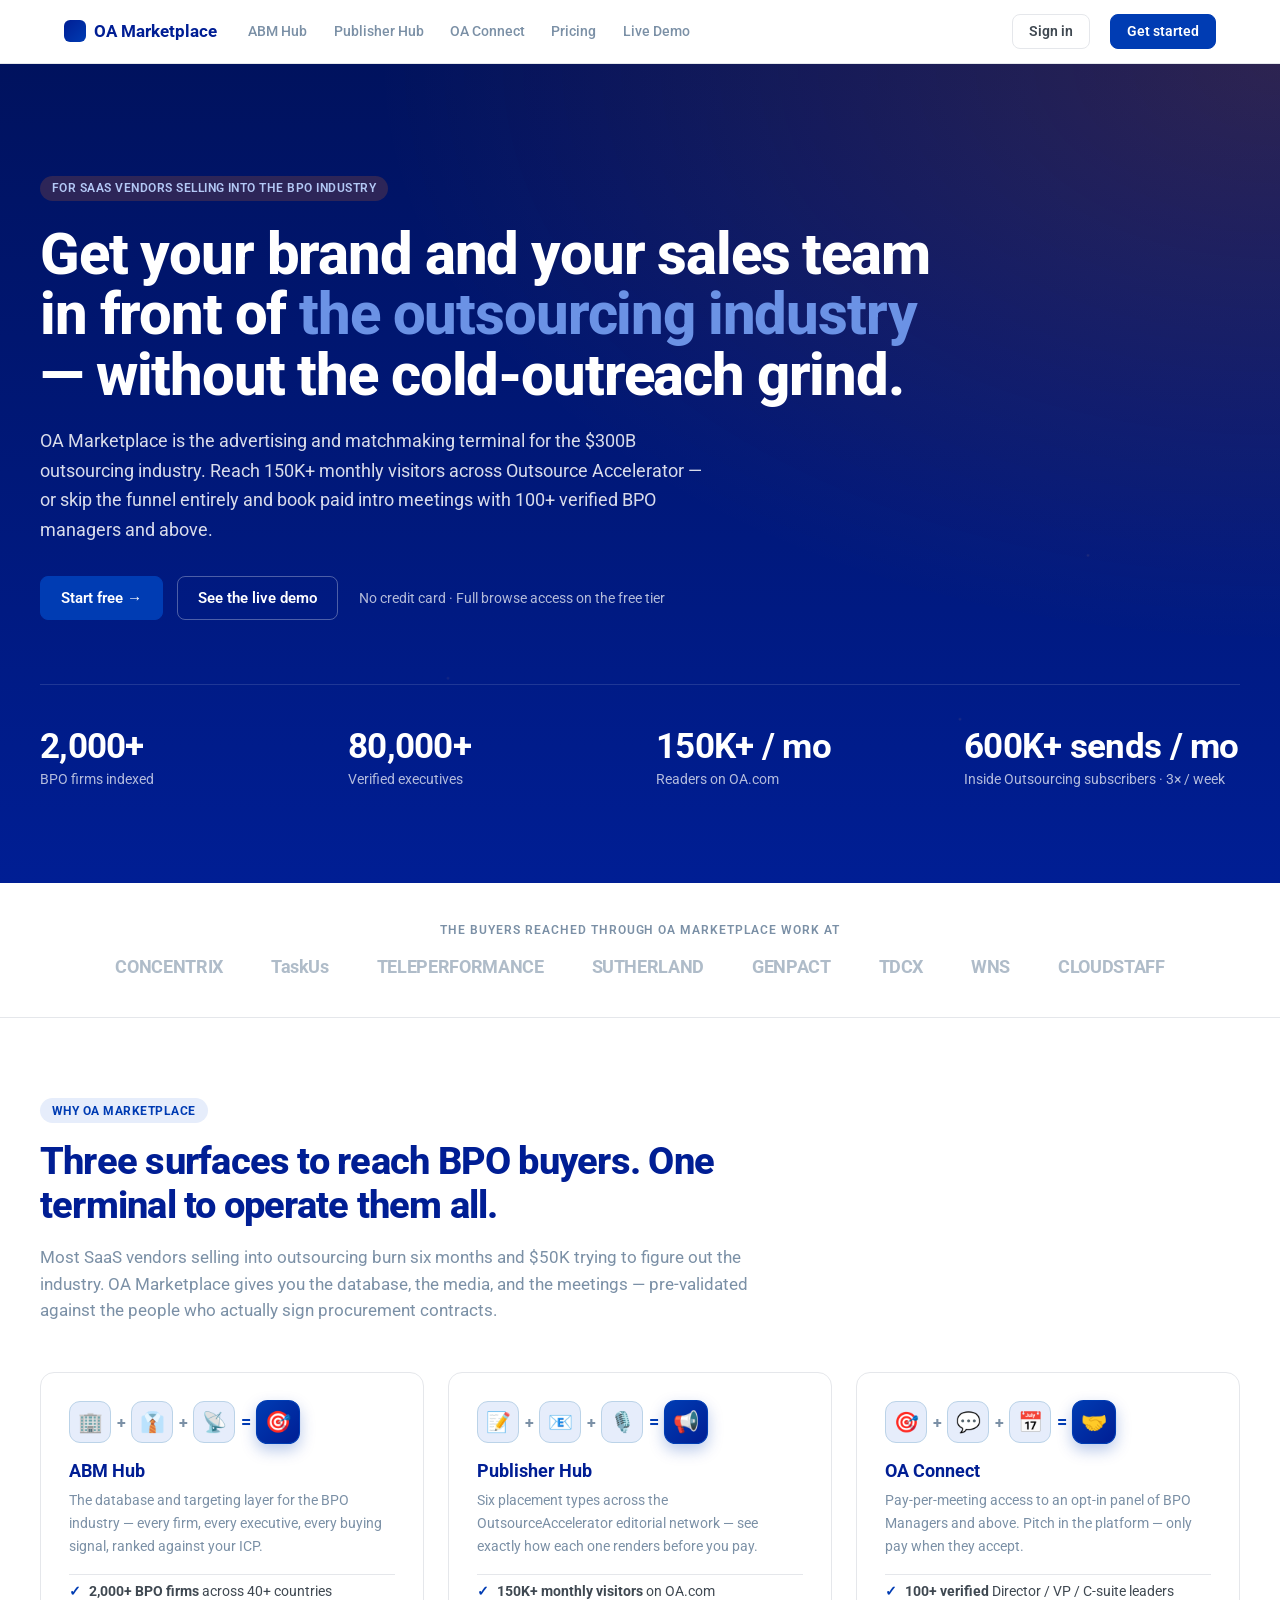
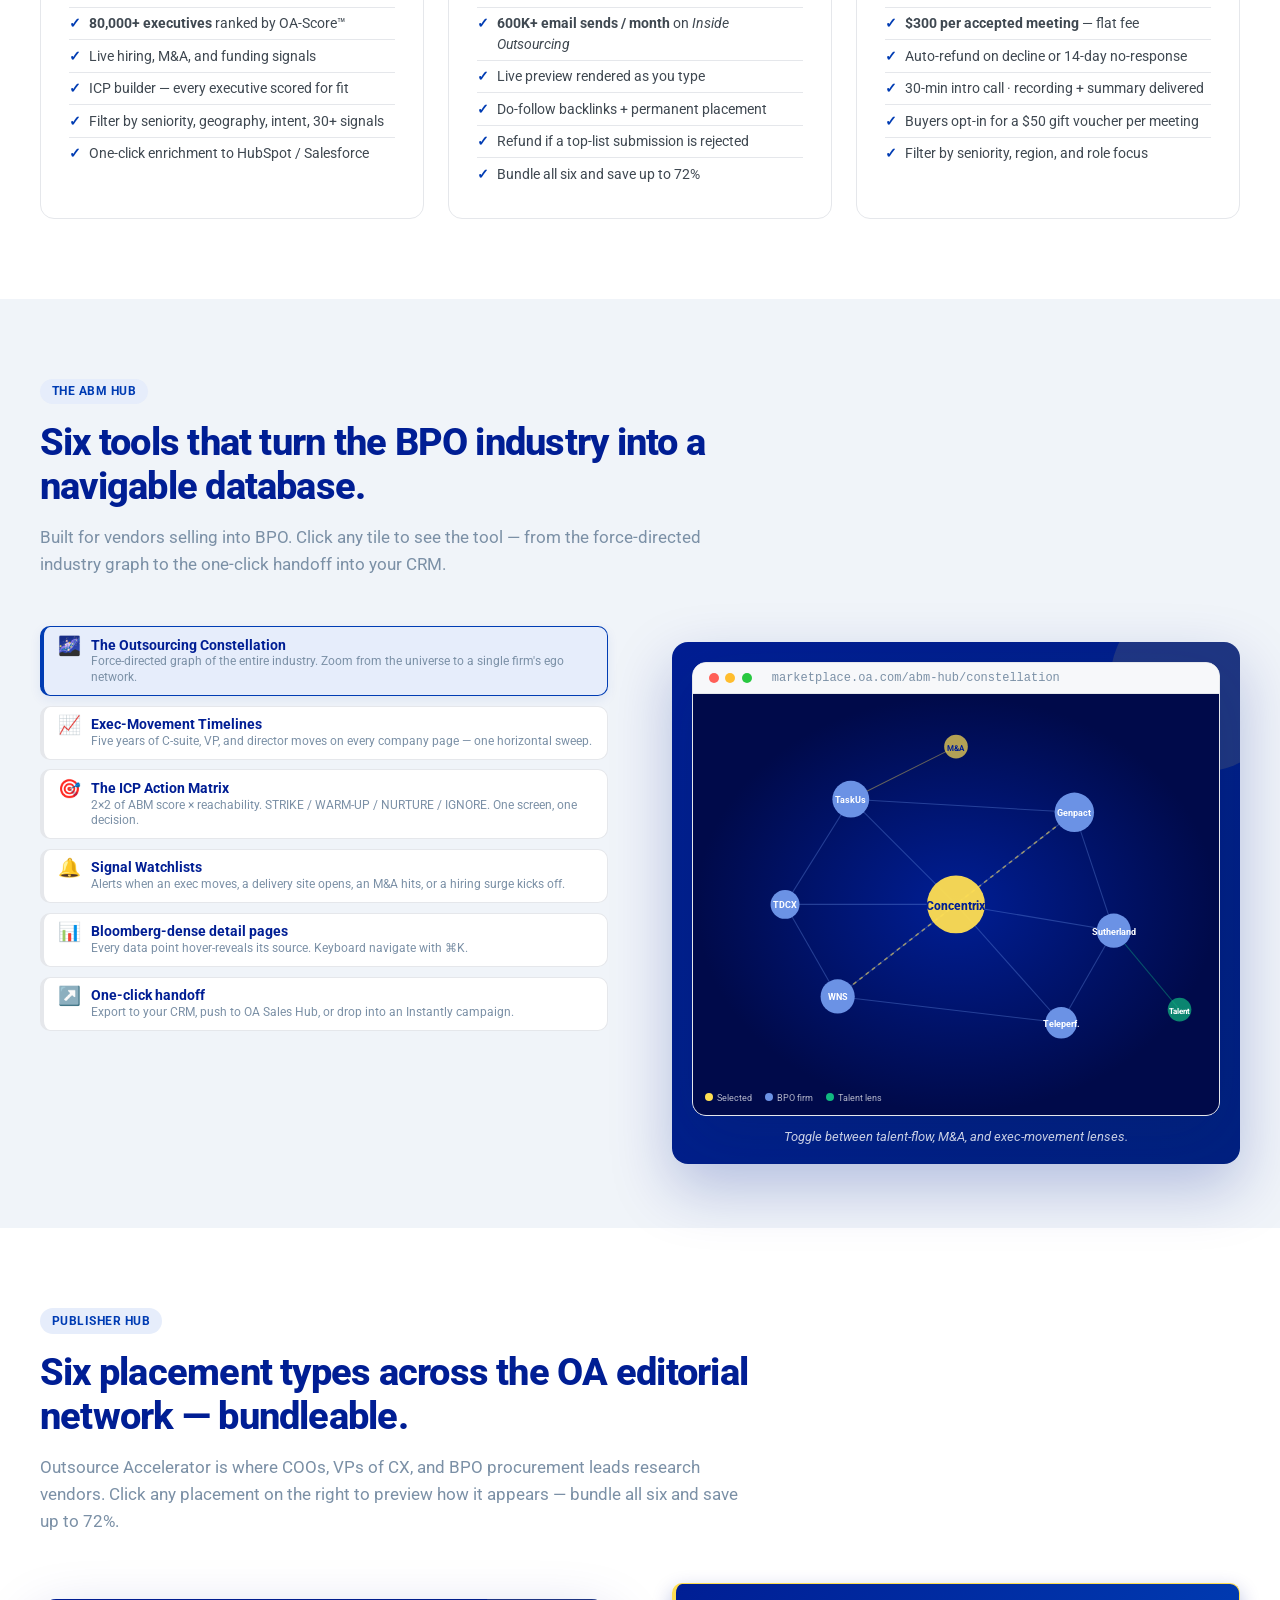
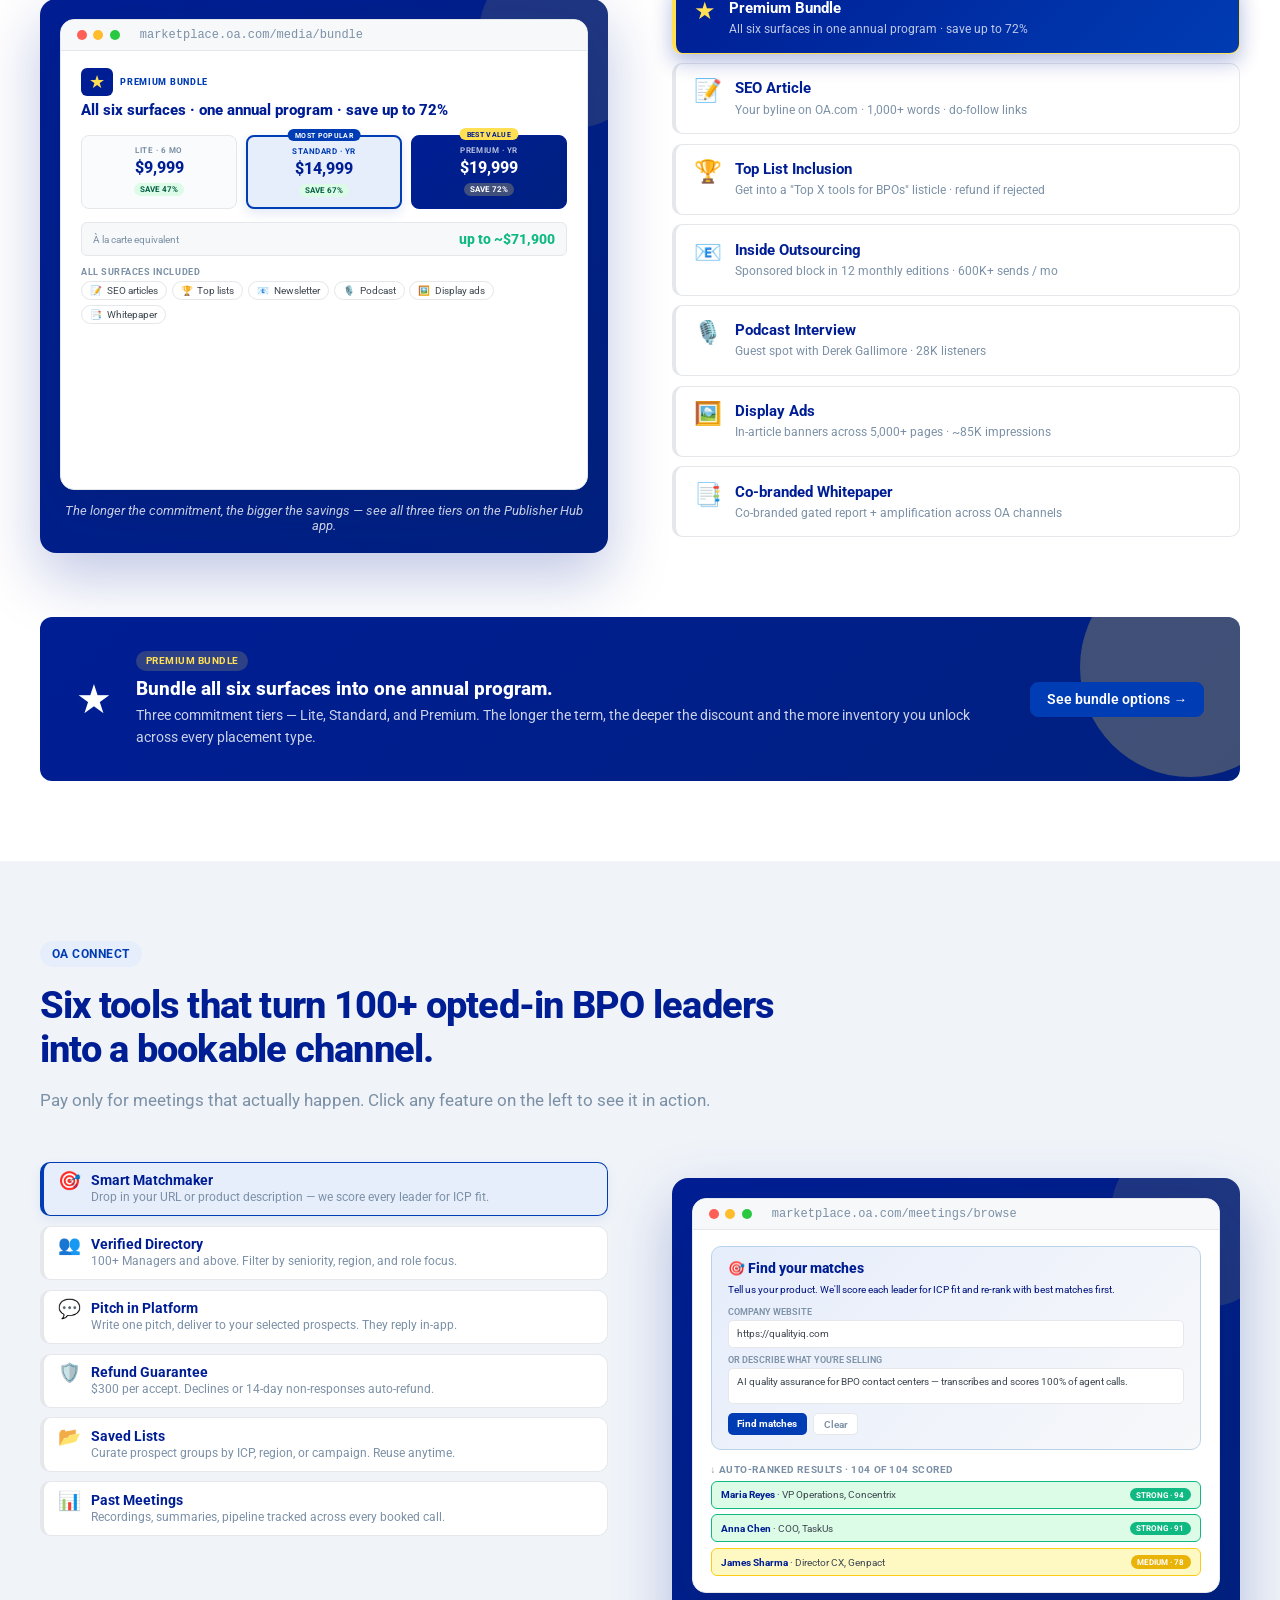
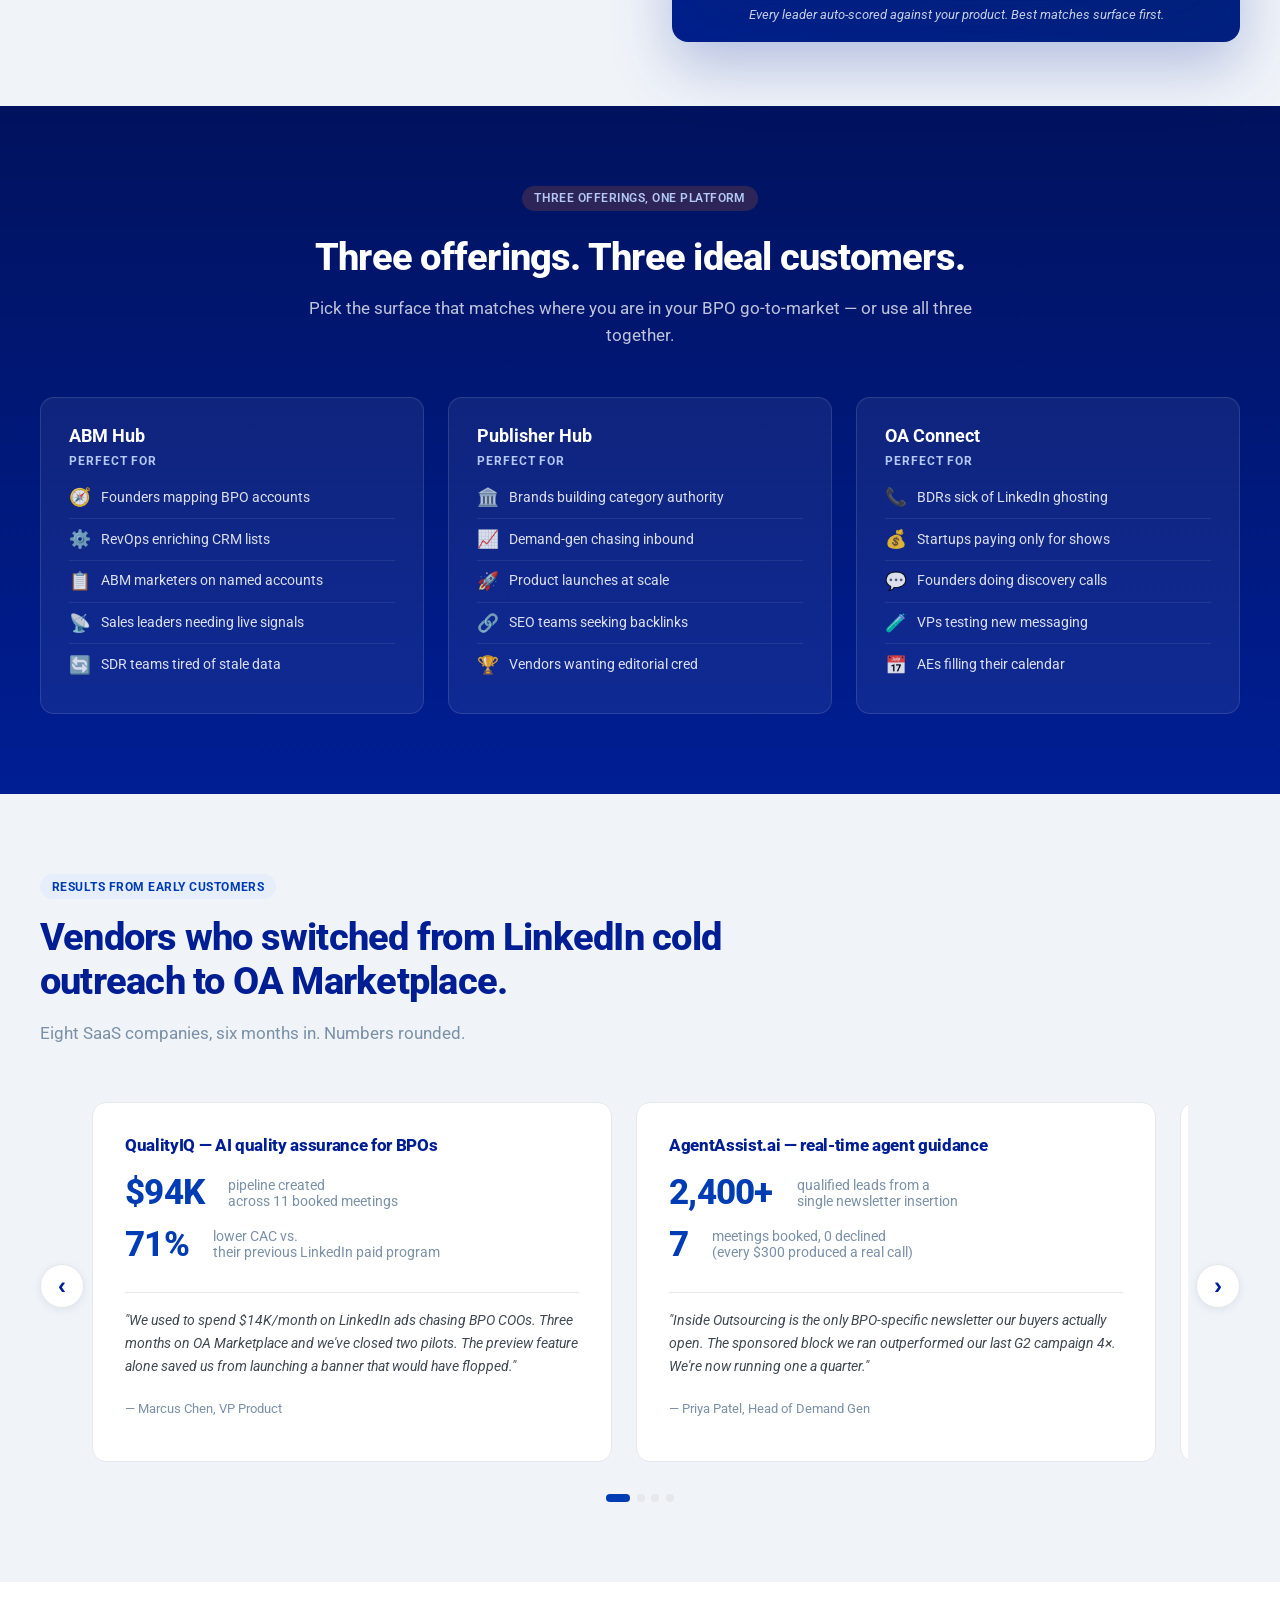
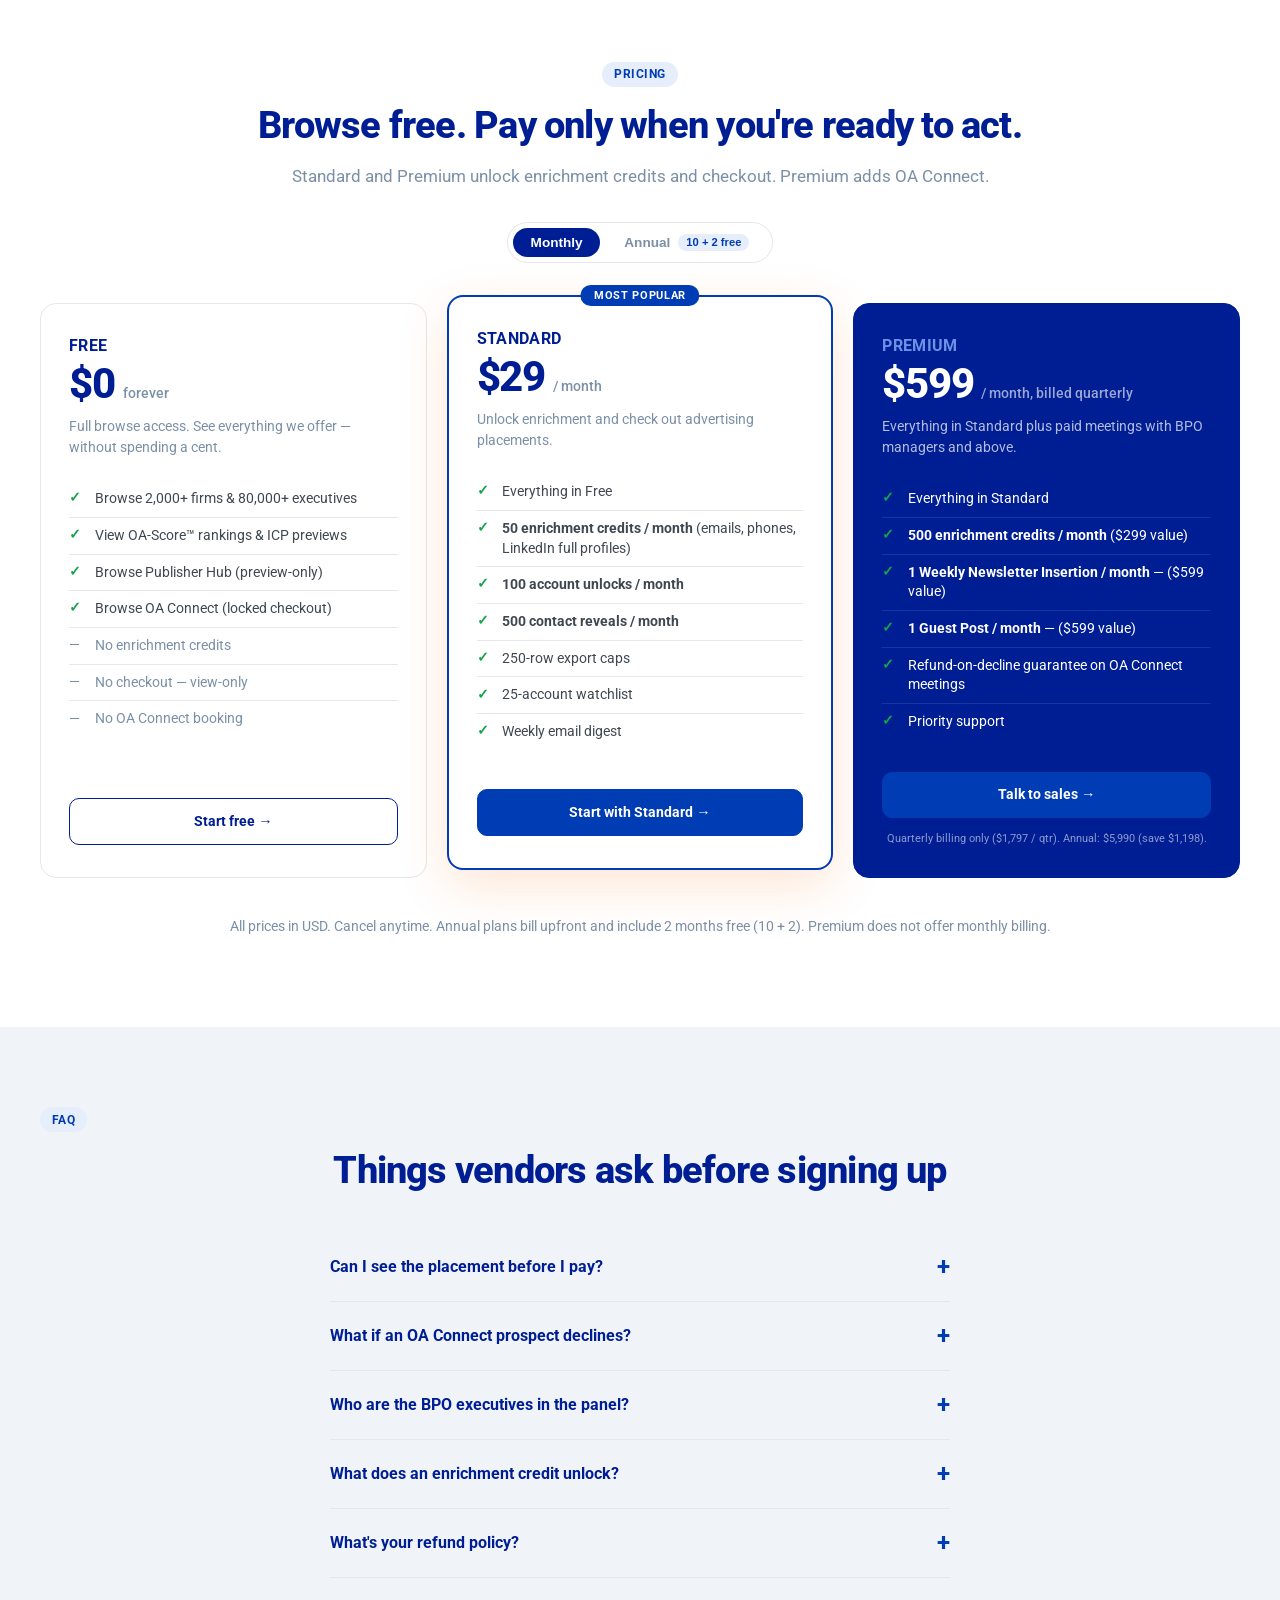
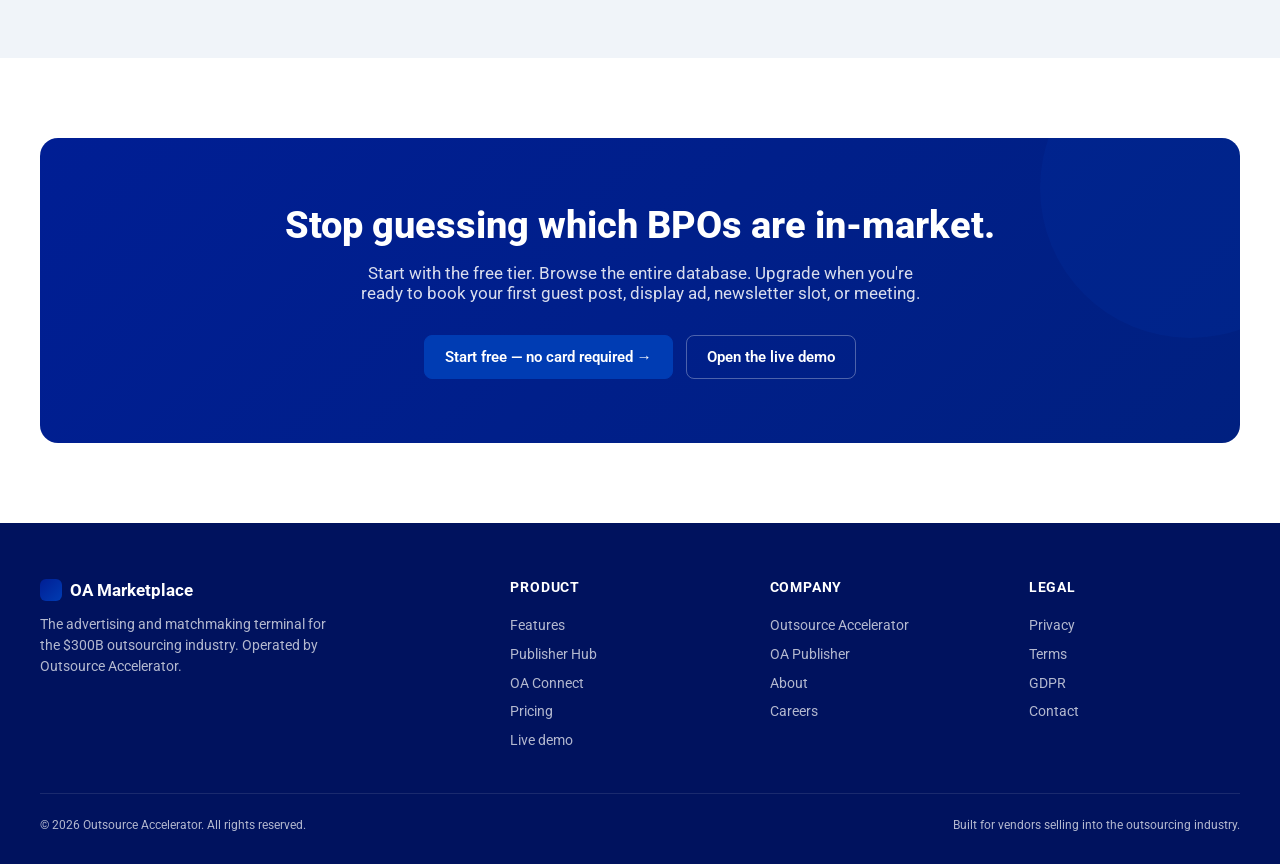
<file: sales.html>
<!doctype html>
<html lang="en">
<head>
  <meta charset="utf-8" />
  <title>OA Marketplace — The advertising and matchmaking terminal for the outsourcing industry</title>
  <meta name="viewport" content="width=device-width, initial-scale=1" />
  <link rel="preconnect" href="https://fonts.googleapis.com">
  <link rel="preconnect" href="https://fonts.gstatic.com" crossorigin>
  <link href="https://fonts.googleapis.com/css2?family=Roboto:wght@400;500;700;900&family=Allura&display=swap" rel="stylesheet">
  <link rel="stylesheet" href="shared.css" />
</head>
<body class="oa-sales-body">

<!-- ============== TOP NAV ============== -->
<div class="oa-sales-topbar">
  <div class="oa-sales-topbar-inner">
    <a href="sales.html" class="oa-logo">
      <span class="oa-logo-dot"></span>
      <span>OA Marketplace</span>
    </a>
    <nav class="oa-nav">
      <a href="#abm-hub">ABM Hub</a>
      <a href="#ad-marketplace">Publisher Hub</a>
      <a href="#meeting-marketplace">OA Connect</a>
      <a href="#pricing">Pricing</a>
      <a href="index.html">Live Demo</a>
    </nav>
    <a href="index.html" class="oa-btn">Sign in</a>
    <a href="#pricing" class="oa-btn oa-btn-accent">Get started</a>
  </div>
</div>

<!-- ============== HERO ============== -->
<section class="oa-sales-hero">
  <div class="oa-constellation-bg"></div>
  <div class="oa-sales-hero-inner">
    <span class="oa-sales-eyebrow">For SaaS vendors selling into the BPO industry</span>
    <h1 class="oa-sales-h1">
      Get your brand and your sales team in front of <span class="accent">the outsourcing industry</span> — without the cold-outreach grind.
    </h1>
    <p class="oa-sales-lede">
      OA Marketplace is the advertising and matchmaking terminal for the $300B outsourcing industry. Reach 150K+ monthly visitors across Outsource Accelerator — or skip the funnel entirely and book paid intro meetings with 100+ verified BPO managers and above.
    </p>
    <div class="oa-sales-cta-row">
      <a href="#pricing" class="oa-btn oa-btn-accent oa-btn-lg">Start free →</a>
      <a href="index.html" class="oa-btn oa-btn-lg" style="background:transparent;color:white;border-color:rgba(255,255,255,0.3)">See the live demo</a>
      <span style="font-size:0.85rem;opacity:0.7;margin-left:0.5rem">No credit card · Full browse access on the free tier</span>
    </div>
    <div class="oa-sales-hero-stats">
      <div>
        <div class="oa-sales-hero-stat-num">2,000+</div>
        <div class="oa-sales-hero-stat-label">BPO firms indexed</div>
      </div>
      <div>
        <div class="oa-sales-hero-stat-num">80,000+</div>
        <div class="oa-sales-hero-stat-label">Verified executives</div>
      </div>
      <div>
        <div class="oa-sales-hero-stat-num">150K+ / mo</div>
        <div class="oa-sales-hero-stat-label">Readers on OA.com</div>
      </div>
      <div>
        <div class="oa-sales-hero-stat-num">600K+ sends / mo</div>
        <div class="oa-sales-hero-stat-label">Inside Outsourcing subscribers · 3× / week</div>
      </div>
    </div>
  </div>
</section>

<!-- ============== TRUST STRIP ============== -->
<div class="oa-trust-strip">
  <div class="oa-trust-strip-inner">
    <div class="oa-trust-label">The buyers reached through OA Marketplace work at</div>
    <div class="oa-trust-logos">
      <span class="oa-trust-logo">CONCENTRIX</span>
      <span class="oa-trust-logo">TaskUs</span>
      <span class="oa-trust-logo">TELEPERFORMANCE</span>
      <span class="oa-trust-logo">SUTHERLAND</span>
      <span class="oa-trust-logo">GENPACT</span>
      <span class="oa-trust-logo">TDCX</span>
      <span class="oa-trust-logo">WNS</span>
      <span class="oa-trust-logo">CLOUDSTAFF</span>
    </div>
  </div>
</div>

<!-- ============== WHY OA (3 value props) ============== -->
<section class="oa-sales-section" id="features">
  <div class="oa-sales-section-inner">
    <span class="oa-sales-eyebrow-light">Why OA Marketplace</span>
    <h2 class="oa-sales-h2">Three surfaces to reach BPO buyers. One terminal to operate them all.</h2>
    <p class="oa-sales-sub">Most SaaS vendors selling into outsourcing burn six months and $50K trying to figure out the industry. OA Marketplace gives you the database, the media, and the meetings — pre-validated against the people who actually sign procurement contracts.</p>

    <div class="oa-feature-row">
      <a href="#abm-hub" class="oa-feature-card" style="text-decoration:none;color:inherit;cursor:pointer;display:flex;flex-direction:column">
        <div class="oa-feature-equation" title="firms + execs + signals = perfect targeting">
          <span class="eq-icon">🏢</span>
          <span class="eq-op">+</span>
          <span class="eq-icon">👔</span>
          <span class="eq-op">+</span>
          <span class="eq-icon">📡</span>
          <span class="eq-op eq-op-equals">=</span>
          <span class="eq-icon eq-icon-result">🎯</span>
        </div>
        <h3 class="oa-feature-title">ABM Hub</h3>
        <p class="oa-feature-text">The database and targeting layer for the BPO industry — every firm, every executive, every buying signal, ranked against your ICP.</p>
        <ul style="list-style:none;padding:0;margin:1rem 0 0 0;font-size:0.85rem;line-height:1.5;color:var(--oa-text)">
          <li style="padding:0.35rem 0;border-top:1px solid var(--oa-border);display:flex;gap:0.5rem"><span style="color:var(--oa-orange);font-weight:800;flex-shrink:0">✓</span><span><strong>2,000+ BPO firms</strong> across 40+ countries</span></li>
          <li style="padding:0.35rem 0;border-top:1px solid var(--oa-border);display:flex;gap:0.5rem"><span style="color:var(--oa-orange);font-weight:800;flex-shrink:0">✓</span><span><strong>80,000+ executives</strong> ranked by OA-Score™</span></li>
          <li style="padding:0.35rem 0;border-top:1px solid var(--oa-border);display:flex;gap:0.5rem"><span style="color:var(--oa-orange);font-weight:800;flex-shrink:0">✓</span><span>Live hiring, M&amp;A, and funding signals</span></li>
          <li style="padding:0.35rem 0;border-top:1px solid var(--oa-border);display:flex;gap:0.5rem"><span style="color:var(--oa-orange);font-weight:800;flex-shrink:0">✓</span><span>ICP builder — every executive scored for fit</span></li>
          <li style="padding:0.35rem 0;border-top:1px solid var(--oa-border);display:flex;gap:0.5rem"><span style="color:var(--oa-orange);font-weight:800;flex-shrink:0">✓</span><span>Filter by seniority, geography, intent, 30+ signals</span></li>
          <li style="padding:0.35rem 0;border-top:1px solid var(--oa-border);display:flex;gap:0.5rem"><span style="color:var(--oa-orange);font-weight:800;flex-shrink:0">✓</span><span>One-click enrichment to HubSpot / Salesforce</span></li>
        </ul>
      </a>
      <a href="#ad-marketplace" class="oa-feature-card" style="text-decoration:none;color:inherit;cursor:pointer;display:flex;flex-direction:column">
        <div class="oa-feature-equation" title="article + newsletter + podcast = amplified reach">
          <span class="eq-icon">📝</span>
          <span class="eq-op">+</span>
          <span class="eq-icon">📧</span>
          <span class="eq-op">+</span>
          <span class="eq-icon">🎙️</span>
          <span class="eq-op eq-op-equals">=</span>
          <span class="eq-icon eq-icon-result">📢</span>
        </div>
        <h3 class="oa-feature-title">Publisher Hub</h3>
        <p class="oa-feature-text">Six placement types across the OutsourceAccelerator editorial network — see exactly how each one renders before you pay.</p>
        <ul style="list-style:none;padding:0;margin:1rem 0 0 0;font-size:0.85rem;line-height:1.5;color:var(--oa-text)">
          <li style="padding:0.35rem 0;border-top:1px solid var(--oa-border);display:flex;gap:0.5rem"><span style="color:var(--oa-orange);font-weight:800;flex-shrink:0">✓</span><span><strong>150K+ monthly visitors</strong> on OA.com</span></li>
          <li style="padding:0.35rem 0;border-top:1px solid var(--oa-border);display:flex;gap:0.5rem"><span style="color:var(--oa-orange);font-weight:800;flex-shrink:0">✓</span><span><strong>600K+ email sends / month</strong> on <em>Inside Outsourcing</em></span></li>
          <li style="padding:0.35rem 0;border-top:1px solid var(--oa-border);display:flex;gap:0.5rem"><span style="color:var(--oa-orange);font-weight:800;flex-shrink:0">✓</span><span>Live preview rendered as you type</span></li>
          <li style="padding:0.35rem 0;border-top:1px solid var(--oa-border);display:flex;gap:0.5rem"><span style="color:var(--oa-orange);font-weight:800;flex-shrink:0">✓</span><span>Do-follow backlinks + permanent placement</span></li>
          <li style="padding:0.35rem 0;border-top:1px solid var(--oa-border);display:flex;gap:0.5rem"><span style="color:var(--oa-orange);font-weight:800;flex-shrink:0">✓</span><span>Refund if a top-list submission is rejected</span></li>
          <li style="padding:0.35rem 0;border-top:1px solid var(--oa-border);display:flex;gap:0.5rem"><span style="color:var(--oa-orange);font-weight:800;flex-shrink:0">✓</span><span>Bundle all six and save up to 72%</span></li>
        </ul>
      </a>
      <a href="#meeting-marketplace" class="oa-feature-card" style="text-decoration:none;color:inherit;cursor:pointer;display:flex;flex-direction:column">
        <div class="oa-feature-equation" title="target ICP + pitch + calendar = booked meeting">
          <span class="eq-icon">🎯</span>
          <span class="eq-op">+</span>
          <span class="eq-icon">💬</span>
          <span class="eq-op">+</span>
          <span class="eq-icon">📅</span>
          <span class="eq-op eq-op-equals">=</span>
          <span class="eq-icon eq-icon-result">🤝</span>
        </div>
        <h3 class="oa-feature-title">OA Connect</h3>
        <p class="oa-feature-text">Pay-per-meeting access to an opt-in panel of BPO Managers and above. Pitch in the platform — only pay when they accept.</p>
        <ul style="list-style:none;padding:0;margin:1rem 0 0 0;font-size:0.85rem;line-height:1.5;color:var(--oa-text)">
          <li style="padding:0.35rem 0;border-top:1px solid var(--oa-border);display:flex;gap:0.5rem"><span style="color:var(--oa-orange);font-weight:800;flex-shrink:0">✓</span><span><strong>100+ verified</strong> Director / VP / C-suite leaders</span></li>
          <li style="padding:0.35rem 0;border-top:1px solid var(--oa-border);display:flex;gap:0.5rem"><span style="color:var(--oa-orange);font-weight:800;flex-shrink:0">✓</span><span><strong>$300 per accepted meeting</strong> — flat fee</span></li>
          <li style="padding:0.35rem 0;border-top:1px solid var(--oa-border);display:flex;gap:0.5rem"><span style="color:var(--oa-orange);font-weight:800;flex-shrink:0">✓</span><span>Auto-refund on decline or 14-day no-response</span></li>
          <li style="padding:0.35rem 0;border-top:1px solid var(--oa-border);display:flex;gap:0.5rem"><span style="color:var(--oa-orange);font-weight:800;flex-shrink:0">✓</span><span>30-min intro call · recording + summary delivered</span></li>
          <li style="padding:0.35rem 0;border-top:1px solid var(--oa-border);display:flex;gap:0.5rem"><span style="color:var(--oa-orange);font-weight:800;flex-shrink:0">✓</span><span>Buyers opt-in for a $50 gift voucher per meeting</span></li>
          <li style="padding:0.35rem 0;border-top:1px solid var(--oa-border);display:flex;gap:0.5rem"><span style="color:var(--oa-orange);font-weight:800;flex-shrink:0">✓</span><span>Filter by seniority, region, and role focus</span></li>
        </ul>
      </a>
    </div>
  </div>
</section>

<!-- ============== ABM HUB SECTION (interactive) ============== -->
<section class="oa-sales-section tint" id="abm-hub">
  <div class="oa-sales-section-inner">
    <span class="oa-sales-eyebrow-light">The ABM Hub</span>
    <h2 class="oa-sales-h2">Six tools that turn the BPO industry into a navigable database.</h2>
    <p class="oa-sales-sub">Built for vendors selling into BPO. Click any tile to see the tool — from the force-directed industry graph to the one-click handoff into your CRM.</p>

    <div class="oa-split" style="align-items:stretch">
      <!-- LEFT: 6 stacked tiles -->
      <div style="display:flex;flex-direction:column;gap:0.6rem">
        <button class="ad-tile compact active" data-abm="constellation" onclick="selectAbmFeature('constellation')" type="button">
          <span class="ad-tile-icon">🌌</span>
          <div class="ad-tile-body">
            <div class="ad-tile-head"><span class="ad-tile-name">The Outsourcing Constellation</span></div>
            <div class="ad-tile-desc">Force-directed graph of the entire industry. Zoom from the universe to a single firm's ego network.</div>
          </div>
        </button>
        <button class="ad-tile compact" data-abm="timelines" onclick="selectAbmFeature('timelines')" type="button">
          <span class="ad-tile-icon">📈</span>
          <div class="ad-tile-body">
            <div class="ad-tile-head"><span class="ad-tile-name">Exec-Movement Timelines</span></div>
            <div class="ad-tile-desc">Five years of C-suite, VP, and director moves on every company page — one horizontal sweep.</div>
          </div>
        </button>
        <button class="ad-tile compact" data-abm="matrix" onclick="selectAbmFeature('matrix')" type="button">
          <span class="ad-tile-icon">🎯</span>
          <div class="ad-tile-body">
            <div class="ad-tile-head"><span class="ad-tile-name">The ICP Action Matrix</span></div>
            <div class="ad-tile-desc">2×2 of ABM score × reachability. STRIKE / WARM-UP / NURTURE / IGNORE. One screen, one decision.</div>
          </div>
        </button>
        <button class="ad-tile compact" data-abm="watchlists" onclick="selectAbmFeature('watchlists')" type="button">
          <span class="ad-tile-icon">🔔</span>
          <div class="ad-tile-body">
            <div class="ad-tile-head"><span class="ad-tile-name">Signal Watchlists</span></div>
            <div class="ad-tile-desc">Alerts when an exec moves, a delivery site opens, an M&amp;A hits, or a hiring surge kicks off.</div>
          </div>
        </button>
        <button class="ad-tile compact" data-abm="detail" onclick="selectAbmFeature('detail')" type="button">
          <span class="ad-tile-icon">📊</span>
          <div class="ad-tile-body">
            <div class="ad-tile-head"><span class="ad-tile-name">Bloomberg-dense detail pages</span></div>
            <div class="ad-tile-desc">Every data point hover-reveals its source. Keyboard navigate with ⌘K.</div>
          </div>
        </button>
        <button class="ad-tile compact" data-abm="handoff" onclick="selectAbmFeature('handoff')" type="button">
          <span class="ad-tile-icon">↗️</span>
          <div class="ad-tile-body">
            <div class="ad-tile-head"><span class="ad-tile-name">One-click handoff</span></div>
            <div class="ad-tile-desc">Export to your CRM, push to OA Sales Hub, or drop into an Instantly campaign.</div>
          </div>
        </button>
      </div>

      <!-- RIGHT: Preview area -->
      <div>
        <div class="ad-preview-wrap inverted">

          <!-- Preview: Constellation -->
          <div class="ad-preview" data-abm-preview="constellation">
            <div class="oa-mockup-frame">
              <div class="oa-mockup-titlebar">
                <span class="oa-mockup-dot red"></span><span class="oa-mockup-dot yellow"></span><span class="oa-mockup-dot green"></span>
                <span class="oa-mockup-url">marketplace.oa.com/abm-hub/constellation</span>
              </div>
              <div style="flex:1;background:radial-gradient(ellipse at center,#001E94 0%,#000A4A 70%);position:relative;overflow:hidden;display:flex;align-items:center;justify-content:center">
                <svg viewBox="0 0 400 320" style="width:100%;height:100%;max-height:440px">
                  <!-- Connections -->
                  <g stroke="rgba(107,146,229,0.35)" stroke-width="0.8" fill="none">
                    <line x1="200" y1="160" x2="120" y2="80"/>
                    <line x1="200" y1="160" x2="290" y2="90"/>
                    <line x1="200" y1="160" x2="320" y2="180"/>
                    <line x1="200" y1="160" x2="280" y2="250"/>
                    <line x1="200" y1="160" x2="110" y2="230"/>
                    <line x1="200" y1="160" x2="70" y2="160"/>
                    <line x1="120" y1="80" x2="290" y2="90"/>
                    <line x1="290" y1="90" x2="320" y2="180"/>
                    <line x1="320" y1="180" x2="280" y2="250"/>
                    <line x1="280" y1="250" x2="110" y2="230"/>
                    <line x1="110" y1="230" x2="70" y2="160"/>
                    <line x1="70" y1="160" x2="120" y2="80"/>
                    <line x1="120" y1="80" x2="200" y2="40" stroke="rgba(255,223,83,0.4)"/>
                    <line x1="320" y1="180" x2="370" y2="240" stroke="rgba(16,185,129,0.4)"/>
                  </g>
                  <!-- Talent-flow arrows (orange) -->
                  <g stroke="rgba(255,223,83,0.55)" stroke-width="1.2" fill="none" stroke-dasharray="3,3">
                    <line x1="290" y1="90" x2="200" y2="160"/>
                    <line x1="200" y1="160" x2="110" y2="230"/>
                  </g>
                  <!-- Nodes -->
                  <circle cx="200" cy="160" r="22" fill="#FFDF53" opacity="0.95"/>
                  <text x="200" y="164" text-anchor="middle" font-size="9" font-weight="800" fill="#001E94">Concentrix</text>
                  <circle cx="120" cy="80" r="14" fill="#6B92E5"/>
                  <text x="120" y="83" text-anchor="middle" font-size="7" font-weight="700" fill="white">TaskUs</text>
                  <circle cx="290" cy="90" r="15" fill="#6B92E5"/>
                  <text x="290" y="93" text-anchor="middle" font-size="7" font-weight="700" fill="white">Genpact</text>
                  <circle cx="320" cy="180" r="13" fill="#6B92E5"/>
                  <text x="320" y="183" text-anchor="middle" font-size="6.5" font-weight="700" fill="white">Sutherland</text>
                  <circle cx="280" cy="250" r="12" fill="#6B92E5"/>
                  <text x="280" y="253" text-anchor="middle" font-size="6.5" font-weight="700" fill="white">Teleperf.</text>
                  <circle cx="110" cy="230" r="13" fill="#6B92E5"/>
                  <text x="110" y="233" text-anchor="middle" font-size="6.5" font-weight="700" fill="white">WNS</text>
                  <circle cx="70" cy="160" r="11" fill="#6B92E5"/>
                  <text x="70" y="163" text-anchor="middle" font-size="6.5" font-weight="700" fill="white">TDCX</text>
                  <circle cx="200" cy="40" r="9" fill="#FFDF53" opacity="0.7"/>
                  <text x="200" y="43" text-anchor="middle" font-size="6" font-weight="700" fill="#001E94">M&amp;A</text>
                  <circle cx="370" cy="240" r="9" fill="#10B981" opacity="0.7"/>
                  <text x="370" y="243" text-anchor="middle" font-size="6" font-weight="700" fill="white">Talent</text>
                </svg>
                <!-- Legend -->
                <div style="position:absolute;bottom:0.75rem;left:0.75rem;font-size:0.55rem;color:rgba(255,255,255,0.7);display:flex;gap:0.8rem">
                  <span><span style="display:inline-block;width:8px;height:8px;background:#FFDF53;border-radius:50%;margin-right:0.25rem"></span>Selected</span>
                  <span><span style="display:inline-block;width:8px;height:8px;background:#6B92E5;border-radius:50%;margin-right:0.25rem"></span>BPO firm</span>
                  <span><span style="display:inline-block;width:8px;height:8px;background:#10B981;border-radius:50%;margin-right:0.25rem"></span>Talent lens</span>
                </div>
              </div>
            </div>
            <p class="ad-preview-cap"><em>Toggle between talent-flow, M&amp;A, and exec-movement lenses.</em></p>
          </div>

          <!-- Preview: Exec-Movement Timelines -->
          <div class="ad-preview" data-abm-preview="timelines" hidden>
            <div class="oa-mockup-frame">
              <div class="oa-mockup-titlebar">
                <span class="oa-mockup-dot red"></span><span class="oa-mockup-dot yellow"></span><span class="oa-mockup-dot green"></span>
                <span class="oa-mockup-url">marketplace.oa.com/abm-hub/execs</span>
              </div>
              <div style="padding:1rem 1.1rem;flex:1">
                <div style="font-size:0.65rem;color:var(--oa-muted);margin-bottom:0.4rem">Executive movements · 2021 – 2026</div>
                <h4 style="margin:0 0 0.85rem 0;color:var(--oa-navy);font-size:0.95rem;font-weight:800">The Cognizant → Genpact → Concentrix pipeline</h4>
                <!-- Timeline header (years) -->
                <div style="display:grid;grid-template-columns:120px repeat(5,1fr);font-size:0.55rem;color:var(--oa-muted);margin-bottom:0.4rem;font-weight:600">
                  <div></div>
                  <div>2021</div><div>2022</div><div>2023</div><div>2024</div><div>2025</div>
                </div>
                <!-- Exec rows -->
                <div style="display:grid;grid-template-columns:120px 1fr;gap:0.35rem;align-items:center;font-size:0.62rem">
                  <div style="font-weight:700;color:var(--oa-navy)">M. Reyes · COO</div>
                  <div style="display:flex;height:18px;border-radius:4px;overflow:hidden">
                    <div style="flex:2;background:#6B92E5;color:white;padding:0.15rem 0.4rem;font-size:0.55rem;font-weight:700">Cognizant</div>
                    <div style="flex:2.5;background:#003CB3;color:white;padding:0.15rem 0.4rem;font-size:0.55rem;font-weight:700">Genpact</div>
                    <div style="flex:1.5;background:#FFDF53;color:#001E94;padding:0.15rem 0.4rem;font-size:0.55rem;font-weight:700">Concentrix</div>
                  </div>
                  <div style="font-weight:700;color:var(--oa-navy)">J. Sharma · VP CX</div>
                  <div style="display:flex;height:18px;border-radius:4px;overflow:hidden">
                    <div style="flex:1;background:#9CA3AF;color:white;padding:0.15rem 0.4rem;font-size:0.55rem;font-weight:700">Wipro</div>
                    <div style="flex:3;background:#003CB3;color:white;padding:0.15rem 0.4rem;font-size:0.55rem;font-weight:700">Genpact</div>
                    <div style="flex:1.5;background:#7C3AED;color:white;padding:0.15rem 0.4rem;font-size:0.55rem;font-weight:700">TaskUs</div>
                  </div>
                  <div style="font-weight:700;color:var(--oa-navy)">A. Chen · CIO</div>
                  <div style="display:flex;height:18px;border-radius:4px;overflow:hidden">
                    <div style="flex:3;background:#10B981;color:white;padding:0.15rem 0.4rem;font-size:0.55rem;font-weight:700">Accenture</div>
                    <div style="flex:2;background:#FFDF53;color:#001E94;padding:0.15rem 0.4rem;font-size:0.55rem;font-weight:700">Concentrix</div>
                  </div>
                  <div style="font-weight:700;color:var(--oa-navy)">D. Kumar · SVP</div>
                  <div style="display:flex;height:18px;border-radius:4px;overflow:hidden">
                    <div style="flex:2;background:#6B92E5;color:white;padding:0.15rem 0.4rem;font-size:0.55rem;font-weight:700">Cognizant</div>
                    <div style="flex:1.5;background:#9CA3AF;color:white;padding:0.15rem 0.4rem;font-size:0.55rem;font-weight:700">TCS</div>
                    <div style="flex:2;background:#059669;color:white;padding:0.15rem 0.4rem;font-size:0.55rem;font-weight:700">Sutherland</div>
                  </div>
                  <div style="font-weight:700;color:var(--oa-navy)">P. Okafor · CFO</div>
                  <div style="display:flex;height:18px;border-radius:4px;overflow:hidden">
                    <div style="flex:1.5;background:#003CB3;color:white;padding:0.15rem 0.4rem;font-size:0.55rem;font-weight:700">Genpact</div>
                    <div style="flex:3;background:#FFDF53;color:#001E94;padding:0.15rem 0.4rem;font-size:0.55rem;font-weight:700">Concentrix</div>
                  </div>
                </div>
                <div style="margin-top:0.85rem;padding:0.5rem 0.65rem;background:#E6EDFB;border-left:3px solid var(--oa-orange);font-size:0.6rem;color:var(--oa-navy);border-radius:3px"><strong>Pattern detected:</strong> 4 of 5 senior moves into Concentrix in the last 24 months came from Genpact or Cognizant.</div>
              </div>
            </div>
            <p class="ad-preview-cap"><em>See the talent pipeline of any BPO in a single horizontal sweep.</em></p>
          </div>

          <!-- Preview: ICP Action Matrix -->
          <div class="ad-preview" data-abm-preview="matrix" hidden>
            <div class="oa-mockup-frame">
              <div class="oa-mockup-titlebar">
                <span class="oa-mockup-dot red"></span><span class="oa-mockup-dot yellow"></span><span class="oa-mockup-dot green"></span>
                <span class="oa-mockup-url">marketplace.oa.com/abm-hub/matrix</span>
              </div>
              <div style="padding:1rem 1.1rem;flex:1;display:flex;flex-direction:column">
                <div style="font-size:0.65rem;color:var(--oa-muted);margin-bottom:0.3rem">ABM Score × Reachability</div>
                <h4 style="margin:0 0 0.85rem 0;color:var(--oa-navy);font-size:0.95rem;font-weight:800">Your morning starts here</h4>
                <!-- 2x2 grid -->
                <div style="flex:1;display:grid;grid-template-columns:repeat(2,1fr);grid-template-rows:repeat(2,1fr);gap:0.5rem;position:relative;min-height:280px">
                  <!-- Top-left: NURTURE -->
                  <div style="background:#FEF9C3;border:1px solid #FACC15;border-radius:8px;padding:0.65rem;position:relative">
                    <div style="font-size:0.55rem;font-weight:800;color:#A16207;letter-spacing:0.08em">NURTURE</div>
                    <div style="font-size:0.5rem;color:#A16207;opacity:0.8;margin-bottom:0.4rem">High fit · Hard to reach</div>
                    <div style="display:flex;flex-wrap:wrap;gap:0.2rem">
                      <span style="background:white;border:1px solid #FACC15;color:#A16207;font-size:0.5rem;padding:0.1rem 0.3rem;border-radius:3px;font-weight:700">Accenture</span>
                      <span style="background:white;border:1px solid #FACC15;color:#A16207;font-size:0.5rem;padding:0.1rem 0.3rem;border-radius:3px;font-weight:700">Cognizant</span>
                      <span style="background:white;border:1px solid #FACC15;color:#A16207;font-size:0.5rem;padding:0.1rem 0.3rem;border-radius:3px;font-weight:700">+ 38</span>
                    </div>
                  </div>
                  <!-- Top-right: STRIKE -->
                  <div style="background:#DCFCE7;border:2px solid #10B981;border-radius:8px;padding:0.65rem;position:relative;box-shadow:0 4px 12px rgba(16,185,129,0.18)">
                    <div style="position:absolute;top:-7px;right:0.45rem;background:#10B981;color:white;padding:0.1rem 0.4rem;border-radius:999px;font-size:0.45rem;font-weight:700;letter-spacing:0.05em">ACT TODAY</div>
                    <div style="font-size:0.55rem;font-weight:800;color:#065F46;letter-spacing:0.08em">STRIKE</div>
                    <div style="font-size:0.5rem;color:#065F46;opacity:0.8;margin-bottom:0.4rem">High fit · Easy to reach</div>
                    <div style="display:flex;flex-wrap:wrap;gap:0.2rem">
                      <span style="background:white;border:1px solid #10B981;color:#065F46;font-size:0.5rem;padding:0.1rem 0.3rem;border-radius:3px;font-weight:700">Concentrix</span>
                      <span style="background:white;border:1px solid #10B981;color:#065F46;font-size:0.5rem;padding:0.1rem 0.3rem;border-radius:3px;font-weight:700">TaskUs</span>
                      <span style="background:white;border:1px solid #10B981;color:#065F46;font-size:0.5rem;padding:0.1rem 0.3rem;border-radius:3px;font-weight:700">Cloudstaff</span>
                      <span style="background:white;border:1px solid #10B981;color:#065F46;font-size:0.5rem;padding:0.1rem 0.3rem;border-radius:3px;font-weight:700">+ 9</span>
                    </div>
                  </div>
                  <!-- Bottom-left: IGNORE -->
                  <div style="background:#F3F4F6;border:1px solid #D1D5DB;border-radius:8px;padding:0.65rem">
                    <div style="font-size:0.55rem;font-weight:800;color:#6B7280;letter-spacing:0.08em">IGNORE</div>
                    <div style="font-size:0.5rem;color:#6B7280;opacity:0.8;margin-bottom:0.4rem">Low fit · Hard to reach</div>
                    <div style="display:flex;flex-wrap:wrap;gap:0.2rem">
                      <span style="background:white;border:1px solid #D1D5DB;color:#6B7280;font-size:0.5rem;padding:0.1rem 0.3rem;border-radius:3px;font-weight:700">617 accounts</span>
                    </div>
                  </div>
                  <!-- Bottom-right: WARM-UP -->
                  <div style="background:#E6EDFB;border:1px solid #003CB3;border-radius:8px;padding:0.65rem">
                    <div style="font-size:0.55rem;font-weight:800;color:#001E94;letter-spacing:0.08em">WARM-UP</div>
                    <div style="font-size:0.5rem;color:#001E94;opacity:0.8;margin-bottom:0.4rem">Low fit · Easy to reach</div>
                    <div style="display:flex;flex-wrap:wrap;gap:0.2rem">
                      <span style="background:white;border:1px solid #003CB3;color:#001E94;font-size:0.5rem;padding:0.1rem 0.3rem;border-radius:3px;font-weight:700">Teleperformance</span>
                      <span style="background:white;border:1px solid #003CB3;color:#001E94;font-size:0.5rem;padding:0.1rem 0.3rem;border-radius:3px;font-weight:700">+ 124</span>
                    </div>
                  </div>
                </div>
                <!-- Axis labels -->
                <div style="display:flex;justify-content:space-between;font-size:0.5rem;color:var(--oa-muted);margin-top:0.4rem;font-weight:600;letter-spacing:0.08em;text-transform:uppercase">
                  <span>← Hard to reach</span>
                  <span>Easy to reach →</span>
                </div>
              </div>
            </div>
            <p class="ad-preview-cap"><em>One screen. One decision. The day's account list.</em></p>
          </div>

          <!-- Preview: Signal Watchlists -->
          <div class="ad-preview" data-abm-preview="watchlists" hidden>
            <div class="oa-mockup-frame">
              <div class="oa-mockup-titlebar">
                <span class="oa-mockup-dot red"></span><span class="oa-mockup-dot yellow"></span><span class="oa-mockup-dot green"></span>
                <span class="oa-mockup-url">marketplace.oa.com/abm-hub/watchlists</span>
              </div>
              <div style="padding:0.85rem 1rem;border-bottom:1px solid var(--oa-border);display:flex;align-items:center;gap:0.5rem;background:#FAFBFC">
                <span style="font-size:0.6rem;color:var(--oa-muted);font-weight:600">Watchlist:</span>
                <span style="background:var(--oa-navy);color:white;padding:0.2rem 0.55rem;border-radius:999px;font-size:0.6rem;font-weight:700">My ICP · 47 accounts</span>
                <span style="margin-left:auto;font-size:0.55rem;color:var(--oa-orange);font-weight:700">● 6 new alerts</span>
              </div>
              <div style="padding:0.4rem 0.85rem;flex:1;overflow:hidden">
                <div style="padding:0.55rem 0.5rem;border-bottom:1px solid #F0F1F3;display:flex;gap:0.55rem;align-items:flex-start">
                  <span style="font-size:1rem;flex-shrink:0">🚀</span>
                  <div style="flex:1;min-width:0">
                    <div style="font-size:0.7rem;color:var(--oa-text)"><strong style="color:var(--oa-navy)">Concentrix</strong> · Hiring surge: 24 new VP/Director openings posted this week</div>
                    <div style="font-size:0.55rem;color:var(--oa-muted);margin-top:0.1rem">2 hours ago · Manila + BGC</div>
                  </div>
                  <span style="font-size:0.5rem;background:#DCFCE7;color:#065F46;padding:0.1rem 0.35rem;border-radius:999px;font-weight:700;white-space:nowrap">HIGH SIGNAL</span>
                </div>
                <div style="padding:0.55rem 0.5rem;border-bottom:1px solid #F0F1F3;display:flex;gap:0.55rem;align-items:flex-start">
                  <span style="font-size:1rem;flex-shrink:0">💰</span>
                  <div style="flex:1;min-width:0">
                    <div style="font-size:0.7rem;color:var(--oa-text)"><strong style="color:var(--oa-navy)">TaskUs</strong> · $200M Series E round announced — expanding AI delivery</div>
                    <div style="font-size:0.55rem;color:var(--oa-muted);margin-top:0.1rem">5 hours ago · Funding</div>
                  </div>
                  <span style="font-size:0.5rem;background:#FEF9C3;color:#A16207;padding:0.1rem 0.35rem;border-radius:999px;font-weight:700;white-space:nowrap">FUNDING</span>
                </div>
                <div style="padding:0.55rem 0.5rem;border-bottom:1px solid #F0F1F3;display:flex;gap:0.55rem;align-items:flex-start">
                  <span style="font-size:1rem;flex-shrink:0">🔄</span>
                  <div style="flex:1;min-width:0">
                    <div style="font-size:0.7rem;color:var(--oa-text)"><strong style="color:var(--oa-navy)">Sutherland</strong> · New COO — moved from Genpact (where you have 2 closed deals)</div>
                    <div style="font-size:0.55rem;color:var(--oa-muted);margin-top:0.1rem">Yesterday · Exec move</div>
                  </div>
                  <span style="font-size:0.5rem;background:#E6EDFB;color:#001E94;padding:0.1rem 0.35rem;border-radius:999px;font-weight:700;white-space:nowrap">WARM INTRO</span>
                </div>
                <div style="padding:0.55rem 0.5rem;border-bottom:1px solid #F0F1F3;display:flex;gap:0.55rem;align-items:flex-start">
                  <span style="font-size:1rem;flex-shrink:0">🏢</span>
                  <div style="flex:1;min-width:0">
                    <div style="font-size:0.7rem;color:var(--oa-text)"><strong style="color:var(--oa-navy)">WNS</strong> · Opened Manila delivery site · 2,500 seats announced</div>
                    <div style="font-size:0.55rem;color:var(--oa-muted);margin-top:0.1rem">3 days ago · Expansion</div>
                  </div>
                </div>
                <div style="padding:0.55rem 0.5rem;display:flex;gap:0.55rem;align-items:flex-start">
                  <span style="font-size:1rem;flex-shrink:0">⚡</span>
                  <div style="flex:1;min-width:0">
                    <div style="font-size:0.7rem;color:var(--oa-text)"><strong style="color:var(--oa-navy)">Cloudstaff</strong> · M&amp;A: Acquired BPOSeats (small competitor, 600 seats)</div>
                    <div style="font-size:0.55rem;color:var(--oa-muted);margin-top:0.1rem">4 days ago · M&amp;A</div>
                  </div>
                </div>
              </div>
              <div style="background:#F7F8FA;padding:0.55rem 1rem;display:flex;justify-content:space-between;align-items:center;font-size:0.6rem;color:var(--oa-muted);border-top:1px solid var(--oa-border)">
                <span>Alerts to: 📧 email · 💬 Slack · 🔔 in-app</span>
                <span style="color:var(--oa-orange);font-weight:700">+ New watchlist</span>
              </div>
            </div>
            <p class="ad-preview-cap"><em>Track any account. Get alerts when something material happens.</em></p>
          </div>

          <!-- Preview: Bloomberg-dense detail pages -->
          <div class="ad-preview" data-abm-preview="detail" hidden>
            <div class="oa-mockup-frame">
              <div class="oa-mockup-titlebar">
                <span class="oa-mockup-dot red"></span><span class="oa-mockup-dot yellow"></span><span class="oa-mockup-dot green"></span>
                <span class="oa-mockup-url">marketplace.oa.com/abm-hub/firm/concentrix</span>
              </div>
              <!-- Header bar with company info + keyboard hint -->
              <div style="padding:0.75rem 1rem;background:var(--oa-navy);color:white;display:flex;align-items:center;gap:0.6rem">
                <div style="width:28px;height:28px;background:var(--oa-yellow);color:var(--oa-navy);border-radius:5px;display:flex;align-items:center;justify-content:center;font-size:0.7rem;font-weight:800">CC</div>
                <div style="flex:1">
                  <div style="font-weight:800;font-size:0.85rem">Concentrix Corporation</div>
                  <div style="font-size:0.55rem;opacity:0.7">CNXC · NASDAQ · BPO · Newark, CA</div>
                </div>
                <span style="background:rgba(255,255,255,0.12);color:white;padding:0.15rem 0.45rem;border-radius:5px;font-size:0.55rem;font-family:ui-monospace,Menlo,monospace">⌘K</span>
              </div>
              <!-- Dense stat grid -->
              <div style="padding:0.85rem 1rem;display:grid;grid-template-columns:repeat(4,1fr);gap:0.45rem;border-bottom:1px solid var(--oa-border);font-size:0.55rem">
                <div><div style="color:var(--oa-muted);text-transform:uppercase;letter-spacing:0.06em;font-weight:600">Revenue (TTM)</div><div style="font-weight:800;color:var(--oa-navy);font-size:0.85rem">$9.6B</div></div>
                <div><div style="color:var(--oa-muted);text-transform:uppercase;letter-spacing:0.06em;font-weight:600">Headcount</div><div style="font-weight:800;color:var(--oa-navy);font-size:0.85rem">450K</div></div>
                <div><div style="color:var(--oa-muted);text-transform:uppercase;letter-spacing:0.06em;font-weight:600">Sites</div><div style="font-weight:800;color:var(--oa-navy);font-size:0.85rem">70+</div></div>
                <div><div style="color:var(--oa-muted);text-transform:uppercase;letter-spacing:0.06em;font-weight:600">OA-Score</div><div style="font-weight:800;color:#10B981;font-size:0.85rem">94 ↑</div></div>
              </div>
              <!-- Body sections -->
              <div style="padding:0.85rem 1rem;font-size:0.62rem;flex:1;overflow:hidden">
                <div style="margin-bottom:0.65rem">
                  <div style="color:var(--oa-muted);text-transform:uppercase;letter-spacing:0.06em;font-weight:700;font-size:0.5rem;margin-bottom:0.3rem">Leadership · top 5</div>
                  <div style="display:grid;grid-template-columns:1fr 1fr;gap:0.25rem 0.85rem;font-size:0.58rem;color:var(--oa-text)">
                    <div><strong style="color:var(--oa-navy)">Chris Caldwell</strong> · CEO <span style="color:var(--oa-orange);cursor:help" title="LinkedIn · OA-verified">ⓘ</span></div>
                    <div><strong style="color:var(--oa-navy)">Andre Valentine</strong> · CFO <span style="color:var(--oa-orange);cursor:help">ⓘ</span></div>
                    <div><strong style="color:var(--oa-navy)">M. Reyes</strong> · COO (new) <span style="color:#10B981;cursor:help">ⓘ</span></div>
                    <div><strong style="color:var(--oa-navy)">P. Okafor</strong> · CFO <span style="color:var(--oa-orange);cursor:help">ⓘ</span></div>
                  </div>
                </div>
                <div style="margin-bottom:0.65rem">
                  <div style="color:var(--oa-muted);text-transform:uppercase;letter-spacing:0.06em;font-weight:700;font-size:0.5rem;margin-bottom:0.3rem">Recent activity</div>
                  <ul style="margin:0;padding-left:0.85rem;font-size:0.58rem;color:var(--oa-text);line-height:1.55">
                    <li>Hiring 24 VP/Director roles · 2h ago <span style="color:var(--oa-orange);cursor:help">ⓘ src: LinkedIn</span></li>
                    <li>Q4 EPS beat $3.21 vs $3.05 est · 1w ago <span style="color:var(--oa-orange);cursor:help">ⓘ src: 10-Q</span></li>
                    <li>Acquired Webhelp · $4.8B closed Sep 2023 <span style="color:var(--oa-orange);cursor:help">ⓘ src: SEC</span></li>
                  </ul>
                </div>
              </div>
              <div style="background:#F7F8FA;padding:0.45rem 1rem;font-size:0.5rem;color:var(--oa-muted);border-top:1px solid var(--oa-border);font-family:ui-monospace,Menlo,monospace">
                Hover any <span style="color:var(--oa-orange)">ⓘ</span> to reveal source &amp; confidence · ⌘K to jump to another firm
              </div>
            </div>
            <p class="ad-preview-cap"><em>Every data point hover-reveals source and confidence.</em></p>
          </div>

          <!-- Preview: One-click handoff -->
          <div class="ad-preview" data-abm-preview="handoff" hidden>
            <div class="oa-mockup-frame">
              <div class="oa-mockup-titlebar">
                <span class="oa-mockup-dot red"></span><span class="oa-mockup-dot yellow"></span><span class="oa-mockup-dot green"></span>
                <span class="oa-mockup-url">marketplace.oa.com/abm-hub/export</span>
              </div>
              <div style="padding:1.1rem 1.25rem;flex:1">
                <div style="font-size:0.65rem;color:var(--oa-muted);margin-bottom:0.3rem">47 accounts in your STRIKE list</div>
                <h4 style="margin:0 0 1rem 0;color:var(--oa-navy);font-size:0.95rem;font-weight:800">Push to where you already work</h4>
                <div style="display:grid;grid-template-columns:repeat(2,1fr);gap:0.65rem">
                  <div style="background:white;border:2px solid #FF7A59;border-radius:10px;padding:0.85rem;display:flex;flex-direction:column;align-items:flex-start;gap:0.3rem;cursor:pointer">
                    <div style="display:flex;justify-content:space-between;align-items:center;width:100%">
                      <strong style="color:var(--oa-navy);font-size:0.75rem">HubSpot</strong>
                      <span style="font-size:0.5rem;background:#DCFCE7;color:#065F46;padding:0.1rem 0.35rem;border-radius:999px;font-weight:700">CONNECTED</span>
                    </div>
                    <div style="font-size:0.6rem;color:var(--oa-muted)">Push 47 contacts to "ICP - STRIKE" list</div>
                    <span style="background:#FF7A59;color:white;font-size:0.6rem;padding:0.25rem 0.6rem;border-radius:5px;font-weight:700;margin-top:0.2rem">Push →</span>
                  </div>
                  <div style="background:white;border:2px solid #00A1E0;border-radius:10px;padding:0.85rem;display:flex;flex-direction:column;align-items:flex-start;gap:0.3rem;cursor:pointer">
                    <div style="display:flex;justify-content:space-between;align-items:center;width:100%">
                      <strong style="color:var(--oa-navy);font-size:0.75rem">Salesforce</strong>
                      <span style="font-size:0.5rem;background:#DCFCE7;color:#065F46;padding:0.1rem 0.35rem;border-radius:999px;font-weight:700">CONNECTED</span>
                    </div>
                    <div style="font-size:0.6rem;color:var(--oa-muted)">Sync as Account + Contact records</div>
                    <span style="background:#00A1E0;color:white;font-size:0.6rem;padding:0.25rem 0.6rem;border-radius:5px;font-weight:700;margin-top:0.2rem">Sync →</span>
                  </div>
                  <div style="background:white;border:2px solid var(--oa-orange);border-radius:10px;padding:0.85rem;display:flex;flex-direction:column;align-items:flex-start;gap:0.3rem;cursor:pointer">
                    <div style="display:flex;justify-content:space-between;align-items:center;width:100%">
                      <strong style="color:var(--oa-navy);font-size:0.75rem">OA Sales Hub</strong>
                      <span style="font-size:0.5rem;background:var(--oa-orange-50);color:var(--oa-orange);padding:0.1rem 0.35rem;border-radius:999px;font-weight:700">NATIVE</span>
                    </div>
                    <div style="font-size:0.6rem;color:var(--oa-muted)">Built-in pipeline + cadences</div>
                    <span style="background:var(--oa-orange);color:white;font-size:0.6rem;padding:0.25rem 0.6rem;border-radius:5px;font-weight:700;margin-top:0.2rem">Open →</span>
                  </div>
                  <div style="background:white;border:2px solid #4F46E5;border-radius:10px;padding:0.85rem;display:flex;flex-direction:column;align-items:flex-start;gap:0.3rem;cursor:pointer">
                    <div style="display:flex;justify-content:space-between;align-items:center;width:100%">
                      <strong style="color:var(--oa-navy);font-size:0.75rem">Instantly</strong>
                      <span style="font-size:0.5rem;background:#E6EDFB;color:var(--oa-navy);padding:0.1rem 0.35rem;border-radius:999px;font-weight:700">SEQUENCE</span>
                    </div>
                    <div style="font-size:0.6rem;color:var(--oa-muted)">Drop into "BPO Q1 outbound" campaign</div>
                    <span style="background:#4F46E5;color:white;font-size:0.6rem;padding:0.25rem 0.6rem;border-radius:5px;font-weight:700;margin-top:0.2rem">Launch →</span>
                  </div>
                </div>
                <div style="margin-top:0.85rem;display:flex;gap:0.6rem;font-size:0.6rem;color:var(--oa-muted)">
                  <span>↓ CSV</span><span>·</span><span>⚙ Webhook</span><span>·</span><span>📋 Copy to clipboard</span>
                </div>
              </div>
            </div>
            <p class="ad-preview-cap"><em>We aren't trying to replace your workflow — we're the intelligence layer underneath it.</em></p>
          </div>

        </div>
      </div>
    </div>
  </div>
</section>

<!-- ============== AD MARKETPLACE SECTION (interactive) ============== -->
<section class="oa-sales-section" id="ad-marketplace">
  <div class="oa-sales-section-inner">
    <span class="oa-sales-eyebrow-light">Publisher Hub</span>
    <h2 class="oa-sales-h2">Six placement types across the OA editorial network — bundleable.</h2>
    <p class="oa-sales-sub">Outsource Accelerator is where COOs, VPs of CX, and BPO procurement leads research vendors. Click any placement on the right to preview how it appears — bundle all six and save up to 72%.</p>

    <div class="oa-split reverse" style="align-items:stretch">
      <!-- Stacked tiles (rendered on right via .reverse) -->
      <div style="display:flex;flex-direction:column;gap:0.6rem">
        <button class="ad-tile bundle active" data-ad="bundle" onclick="selectAdProduct('bundle')" type="button">
          <span class="ad-tile-icon">★</span>
          <div class="ad-tile-body">
            <div class="ad-tile-head"><span class="ad-tile-name">Premium Bundle</span></div>
            <div class="ad-tile-desc">All six surfaces in one annual program · save up to 72%</div>
          </div>
        </button>
        <button class="ad-tile" data-ad="seo" onclick="selectAdProduct('seo')" type="button">
          <span class="ad-tile-icon">📝</span>
          <div class="ad-tile-body">
            <div class="ad-tile-head"><span class="ad-tile-name">SEO Article</span></div>
            <div class="ad-tile-desc">Your byline on OA.com · 1,000+ words · do-follow links</div>
          </div>
        </button>
        <button class="ad-tile" data-ad="toplist" onclick="selectAdProduct('toplist')" type="button">
          <span class="ad-tile-icon">🏆</span>
          <div class="ad-tile-body">
            <div class="ad-tile-head"><span class="ad-tile-name">Top List Inclusion</span></div>
            <div class="ad-tile-desc">Get into a "Top X tools for BPOs" listicle · refund if rejected</div>
          </div>
        </button>
        <button class="ad-tile" data-ad="newsletter" onclick="selectAdProduct('newsletter')" type="button">
          <span class="ad-tile-icon">📧</span>
          <div class="ad-tile-body">
            <div class="ad-tile-head"><span class="ad-tile-name">Inside Outsourcing</span></div>
            <div class="ad-tile-desc">Sponsored block in 12 monthly editions · 600K+ sends / mo</div>
          </div>
        </button>
        <button class="ad-tile" data-ad="podcast" onclick="selectAdProduct('podcast')" type="button">
          <span class="ad-tile-icon">🎙️</span>
          <div class="ad-tile-body">
            <div class="ad-tile-head"><span class="ad-tile-name">Podcast Interview</span></div>
            <div class="ad-tile-desc">Guest spot with Derek Gallimore · 28K listeners</div>
          </div>
        </button>
        <button class="ad-tile" data-ad="display" onclick="selectAdProduct('display')" type="button">
          <span class="ad-tile-icon">🖼️</span>
          <div class="ad-tile-body">
            <div class="ad-tile-head"><span class="ad-tile-name">Display Ads</span></div>
            <div class="ad-tile-desc">In-article banners across 5,000+ pages · ~85K impressions</div>
          </div>
        </button>
        <button class="ad-tile" data-ad="whitepaper" onclick="selectAdProduct('whitepaper')" type="button">
          <span class="ad-tile-icon">📑</span>
          <div class="ad-tile-body">
            <div class="ad-tile-head"><span class="ad-tile-name">Co-branded Whitepaper</span></div>
            <div class="ad-tile-desc">Co-branded gated report + amplification across OA channels</div>
          </div>
        </button>
      </div>

      <!-- Preview area (rendered on left via .reverse) -->
      <div>
        <div class="ad-preview-wrap inverted">
          <!-- Premium Bundle preview -->
          <div class="ad-preview" data-ad-preview="bundle">
            <div class="oa-mockup-frame">
              <div class="oa-mockup-titlebar">
                <span class="oa-mockup-dot red"></span><span class="oa-mockup-dot yellow"></span><span class="oa-mockup-dot green"></span>
                <span class="oa-mockup-url">marketplace.oa.com/media/bundle</span>
              </div>
              <div style="padding:1.1rem 1.25rem;flex:1;display:flex;flex-direction:column">
                <div style="display:flex;align-items:center;gap:0.45rem;margin-bottom:0.3rem">
                  <span style="font-size:1.1rem;color:var(--oa-yellow);background:var(--oa-navy);padding:0.25rem 0.5rem;border-radius:6px">★</span>
                  <span style="font-size:0.55rem;letter-spacing:0.08em;text-transform:uppercase;font-weight:800;color:var(--oa-orange)">Premium Bundle</span>
                </div>
                <h4 style="margin:0 0 0.9rem 0;color:var(--oa-navy);font-size:0.95rem;font-weight:800;line-height:1.3">All six surfaces · one annual program · save up to 72%</h4>
                <!-- 3 tier mini cards -->
                <div style="display:grid;grid-template-columns:repeat(3,1fr);gap:0.55rem;margin-bottom:0.85rem">
                  <div style="background:#FAFBFC;border:1px solid var(--oa-border);border-radius:8px;padding:0.6rem 0.55rem;text-align:center">
                    <div style="font-size:0.5rem;color:var(--oa-muted);text-transform:uppercase;letter-spacing:0.06em;font-weight:700">Lite · 6 mo</div>
                    <div style="font-size:1rem;font-weight:800;color:var(--oa-navy);margin-top:0.2rem">$9,999</div>
                    <div style="font-size:0.5rem;color:#065F46;background:#DCFCE7;border-radius:999px;padding:0.1rem 0.4rem;margin-top:0.35rem;font-weight:700;display:inline-block">SAVE 47%</div>
                  </div>
                  <div style="background:var(--oa-orange-50);border:2px solid var(--oa-orange);border-radius:8px;padding:0.6rem 0.55rem;text-align:center;position:relative;box-shadow:0 4px 12px rgba(0,60,179,0.12)">
                    <span style="position:absolute;top:-8px;left:50%;transform:translateX(-50%);background:var(--oa-orange);color:white;padding:0.1rem 0.45rem;border-radius:999px;font-size:0.45rem;font-weight:700;letter-spacing:0.05em;white-space:nowrap">MOST POPULAR</span>
                    <div style="font-size:0.5rem;color:var(--oa-orange);text-transform:uppercase;letter-spacing:0.06em;font-weight:700">Standard · yr</div>
                    <div style="font-size:1rem;font-weight:800;color:var(--oa-navy);margin-top:0.2rem">$14,999</div>
                    <div style="font-size:0.5rem;color:#065F46;background:#DCFCE7;border-radius:999px;padding:0.1rem 0.4rem;margin-top:0.35rem;font-weight:700;display:inline-block">SAVE 67%</div>
                  </div>
                  <div style="background:linear-gradient(135deg,var(--oa-navy),#002080);border:1px solid var(--oa-navy);border-radius:8px;padding:0.6rem 0.55rem;text-align:center;color:white;position:relative">
                    <span style="position:absolute;top:-8px;left:50%;transform:translateX(-50%);background:var(--oa-yellow);color:var(--oa-navy);padding:0.1rem 0.45rem;border-radius:999px;font-size:0.45rem;font-weight:700;letter-spacing:0.05em;white-space:nowrap">BEST VALUE</span>
                    <div style="font-size:0.5rem;opacity:0.7;text-transform:uppercase;letter-spacing:0.06em;font-weight:700">Premium · yr</div>
                    <div style="font-size:1rem;font-weight:800;margin-top:0.2rem">$19,999</div>
                    <div style="font-size:0.5rem;color:white;background:rgba(255,223,83,0.25);border-radius:999px;padding:0.1rem 0.4rem;margin-top:0.35rem;font-weight:700;display:inline-block">SAVE 72%</div>
                  </div>
                </div>
                <!-- À la carte savings strip -->
                <div style="display:flex;justify-content:space-between;align-items:center;background:#F7F8FA;border:1px solid var(--oa-border);border-radius:6px;padding:0.5rem 0.7rem;font-size:0.6rem;margin-bottom:0.65rem">
                  <span style="color:var(--oa-muted)">À la carte equivalent</span>
                  <span style="color:#10B981;font-weight:800;font-size:0.85rem">up to ~$71,900</span>
                </div>
                <!-- What's inside -->
                <div style="font-size:0.55rem;color:var(--oa-muted);text-transform:uppercase;letter-spacing:0.06em;font-weight:700;margin-bottom:0.3rem">All surfaces included</div>
                <div style="display:flex;flex-wrap:wrap;gap:0.3rem;font-size:0.6rem">
                  <span style="background:white;border:1px solid var(--oa-border);padding:0.18rem 0.5rem;border-radius:999px"><span style="margin-right:0.3rem">📝</span>SEO articles</span>
                  <span style="background:white;border:1px solid var(--oa-border);padding:0.18rem 0.5rem;border-radius:999px"><span style="margin-right:0.3rem">🏆</span>Top lists</span>
                  <span style="background:white;border:1px solid var(--oa-border);padding:0.18rem 0.5rem;border-radius:999px"><span style="margin-right:0.3rem">📧</span>Newsletter</span>
                  <span style="background:white;border:1px solid var(--oa-border);padding:0.18rem 0.5rem;border-radius:999px"><span style="margin-right:0.3rem">🎙️</span>Podcast</span>
                  <span style="background:white;border:1px solid var(--oa-border);padding:0.18rem 0.5rem;border-radius:999px"><span style="margin-right:0.3rem">🖼️</span>Display ads</span>
                  <span style="background:white;border:1px solid var(--oa-border);padding:0.18rem 0.5rem;border-radius:999px"><span style="margin-right:0.3rem">📑</span>Whitepaper</span>
                </div>
              </div>
            </div>
            <p class="ad-preview-cap"><em>The longer the commitment, the bigger the savings — see all three tiers on the Publisher Hub app.</em></p>
          </div>

          <!-- SEO Article preview -->
          <div class="ad-preview" data-ad-preview="seo" hidden>
            <div class="oa-mockup-frame">
              <div class="oa-mockup-titlebar">
                <span class="oa-mockup-dot red"></span><span class="oa-mockup-dot yellow"></span><span class="oa-mockup-dot green"></span>
                <span class="oa-mockup-url">outsourceaccelerator.com/articles/how-ai-qa…</span>
              </div>
              <div style="background:var(--oa-navy);color:white;padding:0.5rem 1.1rem;font-size:0.65rem;display:flex;justify-content:space-between">
                <strong>OutsourceAccelerator</strong>
                <span style="opacity:0.7">Articles · OA500</span>
              </div>
              <div style="padding:1.25rem 1.25rem 1.5rem">
                <div style="font-size:0.6rem;color:var(--oa-muted);margin-bottom:0.4rem">Home › Articles › Operations</div>
                <h4 style="font-size:1rem;margin:0 0 0.45rem 0;color:var(--oa-navy);font-weight:800;line-height:1.3">How AI-Powered Quality Assurance Is Transforming BPO Operations in 2026</h4>
                <div style="font-size:0.65rem;color:var(--oa-muted);margin-bottom:0.6rem;display:flex;gap:0.4rem;align-items:center">
                  <span style="width:20px;height:20px;border-radius:50%;background:#E6EDFB;color:var(--oa-navy);font-weight:700;display:inline-flex;align-items:center;justify-content:center;font-size:0.55rem">MC</span>
                  <span>By <span style="color:var(--oa-orange);font-weight:600">Marcus Chen, VP Product, QualityIQ</span> · 6 min</span>
                </div>
                <div style="height:50px;background:linear-gradient(135deg,#E6EDFB,#FAFBFC);border-radius:6px;margin-bottom:0.7rem"></div>
                <div style="font-size:0.7rem;line-height:1.55;color:var(--oa-text)">Traditional QA in BPO relied on manual sampling — supervisors graded 2% of agent calls. Today, AI-powered QA scores <a href="#" style="color:var(--oa-orange)">100% of interactions</a>…</div>
                <div style="margin-top:0.7rem;padding:0.4rem 0.65rem;background:#E6EDFB;border-left:3px solid var(--oa-orange);font-size:0.6rem;color:var(--oa-navy)">Editorial: OA may edit for clarity. Author retains attribution.</div>
              </div>
            </div>
            <p class="ad-preview-cap"><em>Permanent placement with your byline, headshot, and up to 3 do-follow links.</em></p>
          </div>

          <!-- Inside Outsourcing newsletter preview -->
          <div class="ad-preview" data-ad-preview="newsletter" hidden>
            <div class="oa-mockup-frame">
              <div style="background:linear-gradient(135deg,#6B21A8 0%,#7E22CE 50%,#9333EA 100%);padding:0.85rem;display:flex;gap:0.5rem;align-items:stretch;min-height:120px">
                <div style="width:32px;background:rgba(91,33,182,0.85);color:white;font-weight:900;font-size:0.8rem;font-family:ui-monospace,Menlo,monospace;display:flex;align-items:flex-start;justify-content:center;padding-top:0.45rem;clip-path:polygon(0 0,100% 0,100% 80%,50% 100%,0 80%)">C/\</div>
                <div style="flex:1;background:rgba(91,33,182,0.8);border-radius:3px;padding:0.45rem 0.6rem;color:white;text-align:center">
                  <div style="font-size:0.48rem;letter-spacing:0.15em;font-weight:700;text-transform:uppercase">Inside</div>
                  <div style="font-size:0.82rem;font-weight:900;letter-spacing:0.04em">OUTSOURCING</div>
                  <div style="font-size:0.48rem;opacity:0.85;font-style:italic;margin-top:0.1rem">The Outsourcing Week in Review</div>
                  <div style="font-family:'Allura',cursive;font-size:1.3rem;line-height:1;margin:0.15rem 0;font-weight:400">International Edition</div>
                  <div style="font-size:0.43rem;letter-spacing:0.13em;font-weight:600;border-top:1px solid rgba(255,255,255,0.3);padding-top:0.2rem">BUSINESS · ECONOMICS · EMPLOYMENT</div>
                </div>
              </div>
              <div style="padding:0.7rem 1rem;font-size:0.68rem;filter:blur(2px);user-select:none;pointer-events:none;opacity:0.85">
                <div style="color:#2563EB;font-weight:700;margin-bottom:0.25rem">The redesign bet 🔄</div>
                <p style="margin:0;color:var(--oa-text);line-height:1.5;font-size:0.62rem">85% of contact center leaders are expanding human agent roles rather than cutting jobs…</p>
              </div>
              <div style="margin:0 0.85rem 0.85rem;padding:0.55rem 0.7rem;border:2px solid #C026D3;background:linear-gradient(135deg,#FAF5FF,#FCE7F3);border-radius:8px">
                <div style="font-size:0.48rem;letter-spacing:0.12em;color:#C026D3;font-weight:800;text-transform:uppercase">📣 Sponsored · QualityIQ</div>
                <h5 style="margin:0.22rem 0;color:#4C1D95;font-size:0.75rem">Score 100% of your calls, automatically</h5>
                <p style="margin:0 0 0.35rem 0;font-size:0.62rem;color:var(--oa-text);line-height:1.45">Used by Concentrix, Genpact, TaskUs…</p>
                <span style="display:inline-block;background:#6D28D9;color:white;padding:0.2rem 0.5rem;border-radius:5px;font-size:0.58rem;font-weight:700">Book a demo →</span>
              </div>
              <div style="padding:0 1rem 0.8rem;font-size:0.68rem;filter:blur(2px);user-select:none;pointer-events:none;opacity:0.85">
                <div style="color:#2563EB;font-weight:700;margin-bottom:0.25rem">Wages, rules, labor cost floor 💰</div>
                <p style="margin:0;color:var(--oa-text);line-height:1.5;font-size:0.62rem">Philippines petitioning for $21 daily minimum, Indonesia overhauling outsourcing rules…</p>
              </div>
            </div>
            <p class="ad-preview-cap"><em>One sponsored block runs in all 12 monthly editions — Mon, Wed, Fri × 4.</em></p>
          </div>

          <!-- Display Ads preview -->
          <div class="ad-preview" data-ad-preview="display" hidden>
            <div class="oa-mockup-frame">
              <div class="oa-mockup-titlebar">
                <span class="oa-mockup-dot red"></span><span class="oa-mockup-dot yellow"></span><span class="oa-mockup-dot green"></span>
                <span class="oa-mockup-url">outsourceaccelerator.com/articles/2026-outlook</span>
              </div>
              <div style="padding:1.1rem 1.25rem;font-size:0.72rem;line-height:1.55;color:var(--oa-text)">
                <p style="margin:0 0 0.65rem 0">Customer service outsourcing is being reshaped by three structural shifts: AI quality assurance, remote-first agent operations, and mid-market consolidation…</p>
                <div style="border:2px dashed var(--oa-orange);background:#E6EDFB;border-radius:8px;padding:0.75rem;display:flex;gap:0.65rem;align-items:center;margin:0.5rem 0">
                  <div style="width:74px;height:46px;background:white;border-radius:4px;font-size:0.52rem;display:flex;align-items:center;justify-content:center;color:var(--oa-muted)">YOUR AD</div>
                  <div style="flex:1">
                    <div style="font-size:0.52rem;letter-spacing:0.05em;color:var(--oa-orange);font-weight:700;text-transform:uppercase">Sponsored</div>
                    <div style="font-weight:700;color:var(--oa-navy);font-size:0.78rem">Cut your QA cost by 60%</div>
                    <div style="font-size:0.62rem;color:var(--oa-text)">QualityIQ transcribes 100% of agent calls…</div>
                  </div>
                </div>
                <p style="margin:0">For technology vendors selling into the BPO buyer, understanding where each shift has reached commercial inflection is the difference between a 90-day cycle and a nine-month one…</p>
              </div>
            </div>
            <p class="ad-preview-cap"><em>In-article banner placed between editorial sections. ~85K monthly impressions.</em></p>
          </div>

          <!-- Podcast preview -->
          <div class="ad-preview" data-ad-preview="podcast" hidden>
            <div class="oa-mockup-frame">
              <div class="oa-mockup-titlebar">
                <span class="oa-mockup-dot red"></span><span class="oa-mockup-dot yellow"></span><span class="oa-mockup-dot green"></span>
                <span class="oa-mockup-url">outsourceaccelerator.com/source/podcasts/ep-352</span>
              </div>
              <div style="padding:1.1rem 1.25rem;display:flex;gap:0.85rem">
                <div style="width:72px;height:72px;border-radius:8px;background:var(--oa-navy);color:white;display:flex;align-items:center;justify-content:center;font-size:1.1rem;font-weight:800;flex-shrink:0">MC</div>
                <div style="flex:1;min-width:0">
                  <span style="font-size:0.55rem;background:#F3E8FF;color:#7C3AED;padding:0.15rem 0.45rem;border-radius:999px;font-weight:700">EPISODE 352</span>
                  <h4 style="margin:0.35rem 0 0.2rem 0;color:var(--oa-navy);font-size:0.9rem;font-weight:800;line-height:1.3">Why 100% call coverage is the new QA baseline</h4>
                  <div style="font-size:0.65rem;color:var(--oa-muted)">With <strong style="color:var(--oa-navy)">Marcus Chen</strong> · VP Product, <span style="color:var(--oa-orange)">QualityIQ</span></div>
                </div>
              </div>
              <div style="padding:0 1.25rem 1.25rem">
                <div style="background:var(--oa-navy);color:white;border-radius:8px;padding:0.55rem 0.8rem;display:flex;align-items:center;gap:0.55rem">
                  <span style="width:22px;height:22px;background:var(--oa-orange);border-radius:50%;display:flex;align-items:center;justify-content:center;font-size:0.65rem">▶</span>
                  <div style="flex:1;height:10px;background:repeating-linear-gradient(90deg,#6B92E5 0 2px,transparent 2px 4px,rgba(255,255,255,0.3) 4px 6px,transparent 6px 8px);border-radius:2px"></div>
                  <span style="font-size:0.6rem;opacity:0.75">45:32</span>
                </div>
              </div>
            </div>
            <p class="ad-preview-cap"><em>~45-min episode · show notes with 3 do-follow backlinks · Apple, Spotify, YouTube.</em></p>
          </div>

          <!-- Whitepaper preview -->
          <div class="ad-preview" data-ad-preview="whitepaper" hidden>
            <div class="oa-mockup-frame">
              <div class="oa-mockup-titlebar">
                <span class="oa-mockup-dot red"></span><span class="oa-mockup-dot yellow"></span><span class="oa-mockup-dot green"></span>
                <span class="oa-mockup-url">outsourceaccelerator.com/source/whitepapers/ai-qa-2026</span>
              </div>
              <div style="padding:1.25rem;background:linear-gradient(135deg,#E6EDFB 0%,white 100%);display:grid;grid-template-columns:1fr 120px;gap:0.85rem;align-items:center">
                <div>
                  <span style="font-size:0.5rem;background:#E0F2FE;color:#0369A1;padding:0.13rem 0.45rem;border-radius:999px;font-weight:700">GATED · FREE</span>
                  <h4 style="margin:0.35rem 0 0.35rem 0;color:var(--oa-navy);font-size:0.9rem;font-weight:800;line-height:1.25">The 2026 State of AI Quality Assurance in BPO</h4>
                  <p style="font-size:0.6rem;color:var(--oa-muted);margin:0 0 0.45rem 0;line-height:1.5">Co-produced by OA and QualityIQ</p>
                  <div style="background:white;border:1px solid var(--oa-border);border-radius:6px;padding:0.45rem">
                    <div style="font-size:0.58rem;color:var(--oa-navy);font-weight:700;margin-bottom:0.2rem">Download the report</div>
                    <div style="height:16px;background:#F7F8FA;border-radius:3px;margin-bottom:0.18rem"></div>
                    <div style="background:#7C3AED;color:white;border-radius:4px;padding:0.18rem;text-align:center;font-size:0.58rem;font-weight:700">Get the whitepaper →</div>
                  </div>
                </div>
                <div style="width:100px;height:138px;background:linear-gradient(165deg,var(--oa-navy),#7C3AED);border-radius:6px;padding:0.55rem;color:white;font-size:0.52rem;display:flex;flex-direction:column;box-shadow:0 8px 20px rgba(0,0,0,0.15)">
                  <div style="opacity:0.7;letter-spacing:0.05em">OA RESEARCH 2026</div>
                  <strong style="font-size:0.7rem;margin-top:0.45rem;line-height:1.2">The 2026 State of AI Quality Assurance</strong>
                  <div style="margin-top:auto;font-size:0.46rem;border-top:1px solid rgba(255,255,255,0.2);padding-top:0.35rem">OA × QualityIQ</div>
                </div>
              </div>
            </div>
            <p class="ad-preview-cap"><em>Co-branded cover · gated landing page · every download pushed to your CRM.</em></p>
          </div>

          <!-- Top List preview -->
          <div class="ad-preview" data-ad-preview="toplist" hidden>
            <div class="oa-mockup-frame">
              <div class="oa-mockup-titlebar">
                <span class="oa-mockup-dot red"></span><span class="oa-mockup-dot yellow"></span><span class="oa-mockup-dot green"></span>
                <span class="oa-mockup-url">outsourceaccelerator.com/articles/top-15-cx-ai-platforms</span>
              </div>
              <div style="padding:1.1rem 1.25rem">
                <div style="font-size:0.55rem;color:var(--oa-muted);margin-bottom:0.25rem">Top Lists › CX / AI</div>
                <h4 style="margin:0 0 0.45rem 0;color:var(--oa-navy);font-size:0.9rem;font-weight:800;line-height:1.3">Top 15 Customer Experience AI Platforms for BPOs (2026)</h4>
                <ol style="list-style:none;padding:0;margin:0;font-size:0.68rem">
                  <li style="padding:0.28rem 0;display:flex;gap:0.45rem;color:var(--oa-muted)"><strong style="min-width:18px;color:var(--oa-navy)">8</strong><span>Tethr</span></li>
                  <li style="padding:0.28rem 0;display:flex;gap:0.45rem;color:var(--oa-muted)"><strong style="min-width:18px;color:var(--oa-navy)">9</strong><span>Cresta</span></li>
                  <li style="padding:0.28rem 0;display:flex;gap:0.45rem;color:var(--oa-muted)"><strong style="min-width:18px;color:var(--oa-navy)">10</strong><span>Talkdesk</span></li>
                  <li style="margin:0.3rem 0;padding:0.45rem;background:#E6EDFB;border:2px solid var(--oa-orange);border-radius:6px;display:flex;gap:0.5rem;align-items:center;position:relative">
                    <span style="position:absolute;top:-7px;right:0.4rem;background:var(--oa-orange);color:white;padding:0.08rem 0.4rem;border-radius:999px;font-size:0.48rem;font-weight:700;letter-spacing:0.04em;text-transform:uppercase">Your entry · sponsored</span>
                    <strong style="min-width:18px;color:#7C3AED;font-size:0.85rem">11</strong>
                    <div style="width:26px;height:26px;background:#7C3AED;color:white;border-radius:5px;display:flex;align-items:center;justify-content:center;font-size:0.62rem;font-weight:700">Q</div>
                    <div>
                      <strong style="color:var(--oa-navy);font-size:0.72rem">QualityIQ</strong>
                      <div style="font-size:0.58rem;color:var(--oa-muted)">AI QA scoring 100% of calls. Used by Concentrix, Genpact, TaskUs.</div>
                    </div>
                  </li>
                  <li style="padding:0.28rem 0;display:flex;gap:0.45rem;color:var(--oa-muted)"><strong style="min-width:18px;color:var(--oa-navy)">12</strong><span>Calabrio</span></li>
                  <li style="padding:0.28rem 0;display:flex;gap:0.45rem;color:var(--oa-muted)"><strong style="min-width:18px;color:var(--oa-navy)">13</strong><span>Verint</span></li>
                </ol>
              </div>
            </div>
            <p class="ad-preview-cap"><em>Editorial review · 7–14 day decision · refund if rejected.</em></p>
          </div>
        </div>
      </div>
    </div>

    <!-- Premium Bundle callout -->
    <div class="oa-card" style="background:linear-gradient(135deg,var(--oa-navy) 0%,#002080 100%);color:white;border:none;padding:2rem 2.25rem;display:flex;align-items:center;gap:1.5rem;position:relative;overflow:hidden;margin-top:2rem">
      <div style="position:absolute;right:-60px;top:-60px;width:220px;height:220px;border-radius:50%;background:var(--oa-yellow);opacity:0.25"></div>
      <div style="font-size:2.5rem;position:relative;z-index:1">★</div>
      <div style="flex:1;position:relative;z-index:1">
        <span style="display:inline-block;background:rgba(255,223,83,0.18);color:var(--oa-yellow);padding:0.2rem 0.6rem;border-radius:999px;font-size:0.65rem;font-weight:700;letter-spacing:0.05em;text-transform:uppercase;margin-bottom:0.4rem">Premium Bundle</span>
        <h3 style="color:white;font-size:1.2rem;font-weight:800;margin:0 0 0.3rem 0">Bundle all six surfaces into one annual program.</h3>
        <p style="margin:0;color:rgba(255,255,255,0.8);font-size:0.9rem;line-height:1.55">Three commitment tiers — Lite, Standard, and Premium. The longer the term, the deeper the discount and the more inventory you unlock across every placement type.</p>
      </div>
      <a href="marketplace.html" class="oa-btn oa-btn-accent" style="white-space:nowrap;position:relative;z-index:1">See bundle options →</a>
    </div>
  </div>
</section>

<!-- ============== MEETING MARKETPLACE (interactive) ============== -->
<section class="oa-sales-section tint" id="meeting-marketplace">
  <div class="oa-sales-section-inner">
    <span class="oa-sales-eyebrow-light">OA Connect</span>
    <h2 class="oa-sales-h2">Six tools that turn 100+ opted-in BPO leaders into a bookable channel.</h2>
    <p class="oa-sales-sub">Pay only for meetings that actually happen. Click any feature on the left to see it in action.</p>

    <div class="oa-split" style="align-items:stretch">
      <!-- LEFT: 6 stacked tiles -->
      <div style="display:flex;flex-direction:column;gap:0.6rem">
        <button class="ad-tile compact active" data-mm="matchmaker" onclick="selectMeetingFeature('matchmaker')" type="button">
          <span class="ad-tile-icon">🎯</span>
          <div class="ad-tile-body">
            <div class="ad-tile-head"><span class="ad-tile-name">Smart Matchmaker</span></div>
            <div class="ad-tile-desc">Drop in your URL or product description — we score every leader for ICP fit.</div>
          </div>
        </button>
        <button class="ad-tile compact" data-mm="directory" onclick="selectMeetingFeature('directory')" type="button">
          <span class="ad-tile-icon">👥</span>
          <div class="ad-tile-body">
            <div class="ad-tile-head"><span class="ad-tile-name">Verified Directory</span></div>
            <div class="ad-tile-desc">100+ Managers and above. Filter by seniority, region, and role focus.</div>
          </div>
        </button>
        <button class="ad-tile compact" data-mm="pitch" onclick="selectMeetingFeature('pitch')" type="button">
          <span class="ad-tile-icon">💬</span>
          <div class="ad-tile-body">
            <div class="ad-tile-head"><span class="ad-tile-name">Pitch in Platform</span></div>
            <div class="ad-tile-desc">Write one pitch, deliver to your selected prospects. They reply in-app.</div>
          </div>
        </button>
        <button class="ad-tile compact" data-mm="refund" onclick="selectMeetingFeature('refund')" type="button">
          <span class="ad-tile-icon">🛡️</span>
          <div class="ad-tile-body">
            <div class="ad-tile-head"><span class="ad-tile-name">Refund Guarantee</span></div>
            <div class="ad-tile-desc">$300 per accept. Declines or 14-day non-responses auto-refund.</div>
          </div>
        </button>
        <button class="ad-tile compact" data-mm="lists" onclick="selectMeetingFeature('lists')" type="button">
          <span class="ad-tile-icon">📂</span>
          <div class="ad-tile-body">
            <div class="ad-tile-head"><span class="ad-tile-name">Saved Lists</span></div>
            <div class="ad-tile-desc">Curate prospect groups by ICP, region, or campaign. Reuse anytime.</div>
          </div>
        </button>
        <button class="ad-tile compact" data-mm="past" onclick="selectMeetingFeature('past')" type="button">
          <span class="ad-tile-icon">📊</span>
          <div class="ad-tile-body">
            <div class="ad-tile-head"><span class="ad-tile-name">Past Meetings</span></div>
            <div class="ad-tile-desc">Recordings, summaries, pipeline tracked across every booked call.</div>
          </div>
        </button>
      </div>

      <!-- RIGHT: Preview area -->
      <div>
        <div class="ad-preview-wrap inverted">

          <!-- Preview: Matchmaker -->
          <div class="ad-preview" data-mm-preview="matchmaker">
            <div class="oa-mockup-frame">
              <div class="oa-mockup-titlebar">
                <span class="oa-mockup-dot red"></span><span class="oa-mockup-dot yellow"></span><span class="oa-mockup-dot green"></span>
                <span class="oa-mockup-url">marketplace.oa.com/meetings/browse</span>
              </div>
              <div style="padding:1rem 1.1rem;flex:1">
                <div style="background:linear-gradient(135deg,#E6EDFB,#F7F8FA);border:1px solid #BBD3E8;border-radius:10px;padding:0.85rem 1rem">
                  <h4 style="margin:0 0 0.4rem 0;color:var(--oa-navy);font-size:0.85rem;font-weight:800">🎯 Find your matches</h4>
                  <p style="margin:0 0 0.65rem 0;font-size:0.6rem;color:#001580;line-height:1.4">Tell us your product. We'll score each leader for ICP fit and re-rank with best matches first.</p>
                  <div style="font-size:0.55rem;color:var(--oa-muted);font-weight:600;margin-bottom:0.2rem">COMPANY WEBSITE</div>
                  <div style="background:white;border:1px solid var(--oa-border);border-radius:5px;padding:0.4rem 0.5rem;font-size:0.65rem;color:var(--oa-text);margin-bottom:0.45rem">https://qualityiq.com</div>
                  <div style="font-size:0.55rem;color:var(--oa-muted);font-weight:600;margin-bottom:0.2rem">OR DESCRIBE WHAT YOU'RE SELLING</div>
                  <div style="background:white;border:1px solid var(--oa-border);border-radius:5px;padding:0.4rem 0.5rem;font-size:0.6rem;color:var(--oa-text);line-height:1.4;min-height:36px">AI quality assurance for BPO contact centers — transcribes and scores 100% of agent calls.</div>
                  <div style="margin-top:0.55rem;display:flex;gap:0.4rem">
                    <span style="background:var(--oa-orange);color:white;padding:0.3rem 0.6rem;border-radius:5px;font-size:0.62rem;font-weight:700">Find matches</span>
                    <span style="background:white;border:1px solid var(--oa-border);color:var(--oa-muted);padding:0.3rem 0.6rem;border-radius:5px;font-size:0.62rem;font-weight:600">Clear</span>
                  </div>
                </div>
                <div style="margin-top:0.85rem;font-size:0.6rem;color:var(--oa-muted);font-weight:700;letter-spacing:0.06em;text-transform:uppercase;margin-bottom:0.4rem">↓ Auto-ranked results · 104 of 104 scored</div>
                <div style="display:flex;flex-direction:column;gap:0.35rem">
                  <div style="display:flex;justify-content:space-between;align-items:center;padding:0.4rem 0.6rem;background:#DCFCE7;border:1px solid #10B981;border-radius:6px;font-size:0.65rem">
                    <span><strong style="color:var(--oa-navy)">Maria Reyes</strong> · VP Operations, Concentrix</span>
                    <span style="background:#10B981;color:white;padding:0.1rem 0.4rem;border-radius:999px;font-size:0.52rem;font-weight:700">STRONG · 94</span>
                  </div>
                  <div style="display:flex;justify-content:space-between;align-items:center;padding:0.4rem 0.6rem;background:#DCFCE7;border:1px solid #10B981;border-radius:6px;font-size:0.65rem">
                    <span><strong style="color:var(--oa-navy)">Anna Chen</strong> · COO, TaskUs</span>
                    <span style="background:#10B981;color:white;padding:0.1rem 0.4rem;border-radius:999px;font-size:0.52rem;font-weight:700">STRONG · 91</span>
                  </div>
                  <div style="display:flex;justify-content:space-between;align-items:center;padding:0.4rem 0.6rem;background:#FEF9C3;border:1px solid #FACC15;border-radius:6px;font-size:0.65rem">
                    <span><strong style="color:var(--oa-navy)">James Sharma</strong> · Director CX, Genpact</span>
                    <span style="background:#EAB308;color:white;padding:0.1rem 0.4rem;border-radius:999px;font-size:0.52rem;font-weight:700">MEDIUM · 78</span>
                  </div>
                </div>
              </div>
            </div>
            <p class="ad-preview-cap"><em>Every leader auto-scored against your product. Best matches surface first.</em></p>
          </div>

          <!-- Preview: Directory -->
          <div class="ad-preview" data-mm-preview="directory" hidden>
            <div class="oa-mockup-frame">
              <div class="oa-mockup-titlebar">
                <span class="oa-mockup-dot red"></span><span class="oa-mockup-dot yellow"></span><span class="oa-mockup-dot green"></span>
                <span class="oa-mockup-url">marketplace.oa.com/meetings/browse</span>
              </div>
              <div style="padding:0.65rem 0.85rem;background:#FAFBFC;border-bottom:1px solid var(--oa-border);display:flex;gap:0.3rem;flex-wrap:wrap;font-size:0.55rem">
                <span style="background:white;border:1px solid var(--oa-border);color:var(--oa-muted);padding:0.18rem 0.4rem;border-radius:999px;font-weight:600">All seniority</span>
                <span style="background:var(--oa-orange-50);border:1px solid var(--oa-orange);color:var(--oa-navy);padding:0.18rem 0.4rem;border-radius:999px;font-weight:700">Region: PH + IN</span>
                <span style="background:var(--oa-orange-50);border:1px solid var(--oa-orange);color:var(--oa-navy);padding:0.18rem 0.4rem;border-radius:999px;font-weight:700">Role: CX</span>
                <span style="background:white;border:1px solid var(--oa-border);color:var(--oa-muted);padding:0.18rem 0.4rem;border-radius:999px">+ filter</span>
              </div>
              <table style="width:100%;border-collapse:collapse;font-size:0.62rem;flex:1">
                <thead>
                  <tr style="background:#F7F8FA;color:var(--oa-muted);text-align:left;font-size:0.52rem;text-transform:uppercase;letter-spacing:0.05em">
                    <th style="padding:0.45rem 0.7rem;font-weight:700">Name</th>
                    <th style="padding:0.45rem 0.4rem;font-weight:700">Role</th>
                    <th style="padding:0.45rem 0.4rem;font-weight:700">Company</th>
                    <th style="padding:0.45rem 0.4rem;font-weight:700">LinkedIn</th>
                    <th style="padding:0.45rem 0.7rem;font-weight:700;text-align:right">Match</th>
                  </tr>
                </thead>
                <tbody>
                  <tr style="border-bottom:1px solid #F0F1F3">
                    <td style="padding:0.4rem 0.7rem"><div style="display:flex;gap:0.4rem;align-items:center"><div style="width:20px;height:20px;background:var(--oa-navy);color:white;border-radius:50%;display:flex;align-items:center;justify-content:center;font-size:0.5rem;font-weight:700">MR</div><strong style="color:var(--oa-navy)">Maria █████</strong></div></td>
                    <td style="padding:0.4rem 0.4rem;color:var(--oa-text)">VP Ops</td>
                    <td style="padding:0.4rem 0.4rem;color:var(--oa-text)">██████████</td>
                    <td style="padding:0.4rem 0.4rem;color:var(--oa-orange);text-decoration:underline">linkedin.com/in/…</td>
                    <td style="padding:0.4rem 0.7rem;text-align:right"><span style="background:#10B981;color:white;padding:0.1rem 0.35rem;border-radius:999px;font-size:0.5rem;font-weight:700">STRONG</span></td>
                  </tr>
                  <tr style="border-bottom:1px solid #F0F1F3">
                    <td style="padding:0.4rem 0.7rem"><div style="display:flex;gap:0.4rem;align-items:center"><div style="width:20px;height:20px;background:#7C3AED;color:white;border-radius:50%;display:flex;align-items:center;justify-content:center;font-size:0.5rem;font-weight:700">JS</div><strong style="color:var(--oa-navy)">James █████</strong></div></td>
                    <td style="padding:0.4rem 0.4rem;color:var(--oa-text)">Director CX</td>
                    <td style="padding:0.4rem 0.4rem;color:var(--oa-text)">████████</td>
                    <td style="padding:0.4rem 0.4rem;color:var(--oa-orange);text-decoration:underline">linkedin.com/in/…</td>
                    <td style="padding:0.4rem 0.7rem;text-align:right"><span style="background:#10B981;color:white;padding:0.1rem 0.35rem;border-radius:999px;font-size:0.5rem;font-weight:700">STRONG</span></td>
                  </tr>
                  <tr style="border-bottom:1px solid #F0F1F3">
                    <td style="padding:0.4rem 0.7rem"><div style="display:flex;gap:0.4rem;align-items:center"><div style="width:20px;height:20px;background:var(--oa-orange);color:white;border-radius:50%;display:flex;align-items:center;justify-content:center;font-size:0.5rem;font-weight:700">AC</div><strong style="color:var(--oa-navy)">Anna ████</strong></div></td>
                    <td style="padding:0.4rem 0.4rem;color:var(--oa-text)">COO</td>
                    <td style="padding:0.4rem 0.4rem;color:var(--oa-text)">██████</td>
                    <td style="padding:0.4rem 0.4rem;color:var(--oa-orange);text-decoration:underline">linkedin.com/in/…</td>
                    <td style="padding:0.4rem 0.7rem;text-align:right"><span style="background:#EAB308;color:white;padding:0.1rem 0.35rem;border-radius:999px;font-size:0.5rem;font-weight:700">MEDIUM</span></td>
                  </tr>
                  <tr style="border-bottom:1px solid #F0F1F3">
                    <td style="padding:0.4rem 0.7rem"><div style="display:flex;gap:0.4rem;align-items:center"><div style="width:20px;height:20px;background:#059669;color:white;border-radius:50%;display:flex;align-items:center;justify-content:center;font-size:0.5rem;font-weight:700">DK</div><strong style="color:var(--oa-navy)">David █████</strong></div></td>
                    <td style="padding:0.4rem 0.4rem;color:var(--oa-text)">SVP Delivery</td>
                    <td style="padding:0.4rem 0.4rem;color:var(--oa-text)">██████████</td>
                    <td style="padding:0.4rem 0.4rem;color:var(--oa-orange);text-decoration:underline">linkedin.com/in/…</td>
                    <td style="padding:0.4rem 0.7rem;text-align:right"><span style="background:#EAB308;color:white;padding:0.1rem 0.35rem;border-radius:999px;font-size:0.5rem;font-weight:700">MEDIUM</span></td>
                  </tr>
                  <tr>
                    <td style="padding:0.4rem 0.7rem"><div style="display:flex;gap:0.4rem;align-items:center"><div style="width:20px;height:20px;background:#DC2626;color:white;border-radius:50%;display:flex;align-items:center;justify-content:center;font-size:0.5rem;font-weight:700">PK</div><strong style="color:var(--oa-navy)">Priya █████</strong></div></td>
                    <td style="padding:0.4rem 0.4rem;color:var(--oa-text)">Director WFM</td>
                    <td style="padding:0.4rem 0.4rem;color:var(--oa-text)">████████</td>
                    <td style="padding:0.4rem 0.4rem;color:var(--oa-orange);text-decoration:underline">linkedin.com/in/…</td>
                    <td style="padding:0.4rem 0.7rem;text-align:right"><span style="background:#9CA3AF;color:white;padding:0.1rem 0.35rem;border-radius:999px;font-size:0.5rem;font-weight:700">NEUTRAL</span></td>
                  </tr>
                </tbody>
              </table>
              <div style="background:var(--oa-navy);color:white;padding:0.55rem 0.85rem;display:flex;justify-content:space-between;align-items:center;font-size:0.6rem">
                <span><strong>3 selected</strong> · last names &amp; companies blurred until checkout</span>
                <span style="background:var(--oa-orange);color:white;padding:0.2rem 0.5rem;border-radius:5px;font-weight:700;font-size:0.58rem">Review &amp; Book →</span>
              </div>
            </div>
            <p class="ad-preview-cap"><em>Last names + company names blurred until you commit — protects supply.</em></p>
          </div>

          <!-- Preview: Pitch -->
          <div class="ad-preview" data-mm-preview="pitch" hidden>
            <div class="oa-mockup-frame">
              <div class="oa-mockup-titlebar">
                <span class="oa-mockup-dot red"></span><span class="oa-mockup-dot yellow"></span><span class="oa-mockup-dot green"></span>
                <span class="oa-mockup-url">marketplace.oa.com/meetings/book</span>
              </div>
              <div style="padding:1rem 1.1rem;flex:1">
                <div style="font-size:0.65rem;color:var(--oa-muted);margin-bottom:0.3rem">Pitch · 3 prospects selected</div>
                <h4 style="margin:0 0 0.65rem 0;color:var(--oa-navy);font-size:0.9rem;font-weight:800">Write once. Delivered to all 3.</h4>
                <div style="display:flex;gap:0.3rem;margin-bottom:0.65rem;flex-wrap:wrap">
                  <span style="background:#E6EDFB;color:var(--oa-navy);padding:0.18rem 0.45rem;border-radius:999px;font-size:0.55rem;font-weight:700">Maria R. · Concentrix</span>
                  <span style="background:#E6EDFB;color:var(--oa-navy);padding:0.18rem 0.45rem;border-radius:999px;font-size:0.55rem;font-weight:700">Anna C. · TaskUs</span>
                  <span style="background:#E6EDFB;color:var(--oa-navy);padding:0.18rem 0.45rem;border-radius:999px;font-size:0.55rem;font-weight:700">James S. · Genpact</span>
                </div>
                <div style="font-size:0.55rem;color:var(--oa-muted);font-weight:600;margin-bottom:0.2rem">SUBJECT</div>
                <div style="background:white;border:1px solid var(--oa-border);border-radius:5px;padding:0.4rem 0.55rem;font-size:0.65rem;color:var(--oa-navy);font-weight:700;margin-bottom:0.45rem">15 min to share what QualityIQ does for BPO QA teams</div>
                <div style="font-size:0.55rem;color:var(--oa-muted);font-weight:600;margin-bottom:0.2rem">PITCH BODY</div>
                <div style="background:white;border:1px solid var(--oa-border);border-radius:5px;padding:0.45rem 0.55rem;font-size:0.62rem;color:var(--oa-text);line-height:1.5;min-height:90px">Hi {first_name},<br><br>QualityIQ scores 100% of agent calls automatically (vs. the 2% manual sampling most BPOs do today). Concentrix and Genpact use us to cut QA cost ~60% while raising compliance scores.<br><br>30 minutes to walk you through how it works?<br><br>— Marcus</div>
                <div style="margin-top:0.6rem;display:flex;justify-content:space-between;align-items:center;font-size:0.6rem">
                  <span style="color:var(--oa-muted)">Auto-personalizes <code style="background:#F3F4F6;padding:0 0.25rem;border-radius:3px;color:var(--oa-orange);font-size:0.55rem">{first_name}</code></span>
                  <span style="background:var(--oa-orange);color:white;padding:0.25rem 0.6rem;border-radius:5px;font-weight:700;font-size:0.6rem">Send · charge $0 until accepted</span>
                </div>
              </div>
            </div>
            <p class="ad-preview-cap"><em>One pitch, three prospects. Charges only land when a meeting is accepted.</em></p>
          </div>

          <!-- Preview: Refund -->
          <div class="ad-preview" data-mm-preview="refund" hidden>
            <div class="oa-mockup-frame">
              <div class="oa-mockup-titlebar">
                <span class="oa-mockup-dot red"></span><span class="oa-mockup-dot yellow"></span><span class="oa-mockup-dot green"></span>
                <span class="oa-mockup-url">marketplace.oa.com/meetings/billing</span>
              </div>
              <div style="padding:1rem 1.1rem;flex:1">
                <div style="font-size:0.65rem;color:var(--oa-muted);margin-bottom:0.3rem">Billing · last 30 days</div>
                <h4 style="margin:0 0 0.85rem 0;color:var(--oa-navy);font-size:0.95rem;font-weight:800">You only paid for the 2 that happened.</h4>
                <!-- Funnel -->
                <div style="display:grid;grid-template-columns:repeat(3,1fr);gap:0.55rem;margin-bottom:0.85rem">
                  <div style="background:#E6EDFB;border:1px solid #BBD3E8;border-radius:8px;padding:0.65rem;text-align:center">
                    <div style="font-size:1.4rem;font-weight:800;color:var(--oa-navy);line-height:1">5</div>
                    <div style="font-size:0.55rem;color:var(--oa-muted);text-transform:uppercase;letter-spacing:0.05em;font-weight:700;margin-top:0.2rem">Pitches sent</div>
                    <div style="font-size:0.58rem;color:var(--oa-text);margin-top:0.25rem">$1,500 reserved</div>
                  </div>
                  <div style="background:#DCFCE7;border:1px solid #10B981;border-radius:8px;padding:0.65rem;text-align:center">
                    <div style="font-size:1.4rem;font-weight:800;color:#065F46;line-height:1">2</div>
                    <div style="font-size:0.55rem;color:#065F46;text-transform:uppercase;letter-spacing:0.05em;font-weight:700;margin-top:0.2rem">Accepted</div>
                    <div style="font-size:0.58rem;color:#065F46;margin-top:0.25rem"><strong>$600 charged</strong></div>
                  </div>
                  <div style="background:#FEF2F2;border:1px solid #FCA5A5;border-radius:8px;padding:0.65rem;text-align:center">
                    <div style="font-size:1.4rem;font-weight:800;color:#991B1B;line-height:1">3</div>
                    <div style="font-size:0.55rem;color:#991B1B;text-transform:uppercase;letter-spacing:0.05em;font-weight:700;margin-top:0.2rem">Declined / no-resp</div>
                    <div style="font-size:0.58rem;color:#991B1B;margin-top:0.25rem"><strong>$900 refunded</strong></div>
                  </div>
                </div>
                <!-- Recent activity -->
                <div style="font-size:0.55rem;color:var(--oa-muted);font-weight:700;letter-spacing:0.06em;text-transform:uppercase;margin-bottom:0.3rem">Recent activity</div>
                <div style="font-size:0.62rem;color:var(--oa-text);line-height:1.6">
                  <div style="display:flex;justify-content:space-between;padding:0.25rem 0;border-bottom:1px solid #F0F1F3"><span>✅ <strong>Maria R.</strong> · Concentrix · accepted</span><span style="color:#065F46;font-weight:700">−$300</span></div>
                  <div style="display:flex;justify-content:space-between;padding:0.25rem 0;border-bottom:1px solid #F0F1F3"><span>✅ <strong>Anna C.</strong> · TaskUs · accepted</span><span style="color:#065F46;font-weight:700">−$300</span></div>
                  <div style="display:flex;justify-content:space-between;padding:0.25rem 0;border-bottom:1px solid #F0F1F3"><span>↩ <strong>James S.</strong> · declined within 24h</span><span style="color:#991B1B;font-weight:700">+$300 refund</span></div>
                  <div style="display:flex;justify-content:space-between;padding:0.25rem 0;border-bottom:1px solid #F0F1F3"><span>↩ <strong>Priya K.</strong> · no response (14d)</span><span style="color:#991B1B;font-weight:700">+$300 refund</span></div>
                  <div style="display:flex;justify-content:space-between;padding:0.25rem 0"><span>↩ <strong>David K.</strong> · declined</span><span style="color:#991B1B;font-weight:700">+$300 refund</span></div>
                </div>
              </div>
            </div>
            <p class="ad-preview-cap"><em>Charges are reserved on send, captured on accept, refunded on decline.</em></p>
          </div>

          <!-- Preview: Saved Lists -->
          <div class="ad-preview" data-mm-preview="lists" hidden>
            <div class="oa-mockup-frame">
              <div class="oa-mockup-titlebar">
                <span class="oa-mockup-dot red"></span><span class="oa-mockup-dot yellow"></span><span class="oa-mockup-dot green"></span>
                <span class="oa-mockup-url">marketplace.oa.com/meetings/saved</span>
              </div>
              <div style="padding:1rem 1.1rem;flex:1">
                <div style="display:flex;justify-content:space-between;align-items:center;margin-bottom:0.7rem">
                  <h4 style="margin:0;color:var(--oa-navy);font-size:0.95rem;font-weight:800">Saved lists · 6</h4>
                  <span style="background:var(--oa-orange);color:white;font-size:0.58rem;padding:0.22rem 0.55rem;border-radius:5px;font-weight:700">+ New list</span>
                </div>
                <div style="display:grid;grid-template-columns:1fr 1fr;gap:0.55rem">
                  <div style="background:white;border:1px solid var(--oa-border);border-left:3px solid var(--oa-orange);border-radius:8px;padding:0.65rem">
                    <strong style="color:var(--oa-navy);font-size:0.72rem">Top 20 BPO COOs · Manila</strong>
                    <div style="font-size:0.55rem;color:var(--oa-muted);margin-top:0.15rem">20 leaders · 12 STRONG match</div>
                    <div style="font-size:0.5rem;color:var(--oa-orange);margin-top:0.3rem;font-weight:700">Last booked 2d ago</div>
                  </div>
                  <div style="background:white;border:1px solid var(--oa-border);border-left:3px solid var(--oa-navy);border-radius:8px;padding:0.65rem">
                    <strong style="color:var(--oa-navy);font-size:0.72rem">WFM decision makers · Q2</strong>
                    <div style="font-size:0.55rem;color:var(--oa-muted);margin-top:0.15rem">14 leaders · 8 STRONG match</div>
                    <div style="font-size:0.5rem;color:var(--oa-muted);margin-top:0.3rem;font-weight:700">Updated yesterday</div>
                  </div>
                  <div style="background:white;border:1px solid var(--oa-border);border-left:3px solid #7C3AED;border-radius:8px;padding:0.65rem">
                    <strong style="color:var(--oa-navy);font-size:0.72rem">Voice AI evaluators</strong>
                    <div style="font-size:0.55rem;color:var(--oa-muted);margin-top:0.15rem">9 leaders · 6 STRONG match</div>
                    <div style="font-size:0.5rem;color:var(--oa-muted);margin-top:0.3rem;font-weight:700">3 booked this month</div>
                  </div>
                  <div style="background:white;border:1px solid var(--oa-border);border-left:3px solid #10B981;border-radius:8px;padding:0.65rem">
                    <strong style="color:var(--oa-navy);font-size:0.72rem">Training &amp; coaching · APAC</strong>
                    <div style="font-size:0.55rem;color:var(--oa-muted);margin-top:0.15rem">17 leaders · 5 STRONG match</div>
                    <div style="font-size:0.5rem;color:var(--oa-muted);margin-top:0.3rem;font-weight:700">Created 1w ago</div>
                  </div>
                  <div style="background:white;border:1px solid var(--oa-border);border-left:3px solid #EAB308;border-radius:8px;padding:0.65rem">
                    <strong style="color:var(--oa-navy);font-size:0.72rem">CX directors · India</strong>
                    <div style="font-size:0.55rem;color:var(--oa-muted);margin-top:0.15rem">22 leaders · 10 STRONG match</div>
                    <div style="font-size:0.5rem;color:var(--oa-muted);margin-top:0.3rem;font-weight:700">2 booked this month</div>
                  </div>
                  <div style="background:white;border:1px solid var(--oa-border);border-left:3px solid #0EA5E9;border-radius:8px;padding:0.65rem">
                    <strong style="color:var(--oa-navy);font-size:0.72rem">Procurement &amp; finance</strong>
                    <div style="font-size:0.55rem;color:var(--oa-muted);margin-top:0.15rem">11 leaders · 4 STRONG match</div>
                    <div style="font-size:0.5rem;color:var(--oa-muted);margin-top:0.3rem;font-weight:700">No activity</div>
                  </div>
                </div>
              </div>
            </div>
            <p class="ad-preview-cap"><em>Build campaign-ready prospect groups once. Run them again whenever you re-launch.</em></p>
          </div>

          <!-- Preview: Past Meetings -->
          <div class="ad-preview" data-mm-preview="past" hidden>
            <div class="oa-mockup-frame">
              <div class="oa-mockup-titlebar">
                <span class="oa-mockup-dot red"></span><span class="oa-mockup-dot yellow"></span><span class="oa-mockup-dot green"></span>
                <span class="oa-mockup-url">marketplace.oa.com/meetings/past</span>
              </div>
              <div style="padding:1rem 1.1rem;flex:1">
                <h4 style="margin:0 0 0.7rem 0;color:var(--oa-navy);font-size:0.95rem;font-weight:800">Past meetings · YTD</h4>
                <!-- 4 stats -->
                <div style="display:grid;grid-template-columns:repeat(4,1fr);gap:0.5rem;margin-bottom:0.85rem">
                  <div style="background:#F7F8FA;border-radius:6px;padding:0.5rem;text-align:center">
                    <div style="font-size:0.5rem;color:var(--oa-muted);text-transform:uppercase;letter-spacing:0.05em;font-weight:700">Booked</div>
                    <div style="font-size:1rem;font-weight:800;color:var(--oa-navy)">23</div>
                  </div>
                  <div style="background:#F7F8FA;border-radius:6px;padding:0.5rem;text-align:center">
                    <div style="font-size:0.5rem;color:var(--oa-muted);text-transform:uppercase;letter-spacing:0.05em;font-weight:700">Completed</div>
                    <div style="font-size:1rem;font-weight:800;color:var(--oa-navy)">78%</div>
                  </div>
                  <div style="background:#F7F8FA;border-radius:6px;padding:0.5rem;text-align:center">
                    <div style="font-size:0.5rem;color:var(--oa-muted);text-transform:uppercase;letter-spacing:0.05em;font-weight:700">Spend</div>
                    <div style="font-size:1rem;font-weight:800;color:var(--oa-navy)">$5,400</div>
                  </div>
                  <div style="background:#DCFCE7;border-radius:6px;padding:0.5rem;text-align:center">
                    <div style="font-size:0.5rem;color:#065F46;text-transform:uppercase;letter-spacing:0.05em;font-weight:700">Pipeline</div>
                    <div style="font-size:1rem;font-weight:800;color:#10B981">$94K</div>
                  </div>
                </div>
                <!-- Meeting rows -->
                <table style="width:100%;border-collapse:collapse;font-size:0.6rem">
                  <thead>
                    <tr style="background:#F7F8FA;color:var(--oa-muted);text-align:left;font-size:0.5rem;text-transform:uppercase;letter-spacing:0.05em">
                      <th style="padding:0.4rem 0.55rem;font-weight:700">Leader</th>
                      <th style="padding:0.4rem 0.4rem;font-weight:700">Date</th>
                      <th style="padding:0.4rem 0.4rem;font-weight:700">Status</th>
                      <th style="padding:0.4rem 0.55rem;font-weight:700;text-align:right">Notes</th>
                    </tr>
                  </thead>
                  <tbody>
                    <tr style="border-bottom:1px solid #F0F1F3"><td style="padding:0.35rem 0.55rem;color:var(--oa-navy);font-weight:700">Maria Reyes · Concentrix</td><td style="padding:0.35rem 0.4rem;color:var(--oa-text)">May 14</td><td style="padding:0.35rem 0.4rem"><span style="background:#10B981;color:white;padding:0.08rem 0.3rem;border-radius:3px;font-size:0.5rem;font-weight:700">COMPLETED</span></td><td style="padding:0.35rem 0.55rem;color:var(--oa-orange);text-align:right;font-size:0.55rem">▶ Recording + summary</td></tr>
                    <tr style="border-bottom:1px solid #F0F1F3"><td style="padding:0.35rem 0.55rem;color:var(--oa-navy);font-weight:700">Anna Chen · TaskUs</td><td style="padding:0.35rem 0.4rem;color:var(--oa-text)">May 9</td><td style="padding:0.35rem 0.4rem"><span style="background:#10B981;color:white;padding:0.08rem 0.3rem;border-radius:3px;font-size:0.5rem;font-weight:700">COMPLETED</span></td><td style="padding:0.35rem 0.55rem;color:var(--oa-orange);text-align:right;font-size:0.55rem">▶ Recording + summary</td></tr>
                    <tr style="border-bottom:1px solid #F0F1F3"><td style="padding:0.35rem 0.55rem;color:var(--oa-navy);font-weight:700">James Sharma · Genpact</td><td style="padding:0.35rem 0.4rem;color:var(--oa-text)">May 4</td><td style="padding:0.35rem 0.4rem"><span style="background:#9CA3AF;color:white;padding:0.08rem 0.3rem;border-radius:3px;font-size:0.5rem;font-weight:700">NO-SHOW</span></td><td style="padding:0.35rem 0.55rem;color:var(--oa-muted);text-align:right;font-size:0.55rem">Rebooked</td></tr>
                    <tr style="border-bottom:1px solid #F0F1F3"><td style="padding:0.35rem 0.55rem;color:var(--oa-navy);font-weight:700">David Kumar · Sutherland</td><td style="padding:0.35rem 0.4rem;color:var(--oa-text)">Apr 28</td><td style="padding:0.35rem 0.4rem"><span style="background:#10B981;color:white;padding:0.08rem 0.3rem;border-radius:3px;font-size:0.5rem;font-weight:700">COMPLETED</span></td><td style="padding:0.35rem 0.55rem;color:var(--oa-orange);text-align:right;font-size:0.55rem">▶ Recording + summary</td></tr>
                    <tr><td style="padding:0.35rem 0.55rem;color:var(--oa-navy);font-weight:700">Priya Patel · Wipro</td><td style="padding:0.35rem 0.4rem;color:var(--oa-text)">Apr 22</td><td style="padding:0.35rem 0.4rem"><span style="background:#EF4444;color:white;padding:0.08rem 0.3rem;border-radius:3px;font-size:0.5rem;font-weight:700">DECLINED</span></td><td style="padding:0.35rem 0.55rem;color:var(--oa-muted);text-align:right;font-size:0.55rem">$300 refunded</td></tr>
                  </tbody>
                </table>
              </div>
            </div>
            <p class="ad-preview-cap"><em>Every completed call ships with a recording + summary. Track pipeline back to source.</em></p>
          </div>

        </div>
      </div>
    </div>

  </div>
</section>

<!-- ============== 3 OFFERINGS SUMMARY ============== -->
<section class="oa-sales-section navy-deep">
  <div class="oa-sales-section-inner" style="text-align:center">
    <span class="oa-sales-eyebrow" style="background:rgba(249,115,22,0.18);color:#B3C8F5">Three offerings, one platform</span>
    <h2 class="oa-sales-h2" style="margin:0 auto 1rem;text-align:center">Three offerings. Three ideal customers.</h2>
    <p class="oa-sales-sub" style="margin:0 auto 3rem;text-align:center">Pick the surface that matches where you are in your BPO go-to-market — or use all three together.</p>
    <div class="oa-feature-row" style="text-align:left">
      <div class="oa-feature-card" style="background:rgba(255,255,255,0.06);border-color:rgba(255,255,255,0.12);color:white">
        <h3 class="oa-feature-title" style="color:white">ABM Hub</h3>
        <p style="margin:0.3rem 0 0.6rem 0;font-size:0.72rem;letter-spacing:0.08em;text-transform:uppercase;color:#B3C8F5;font-weight:700">Perfect for</p>
        <ul style="list-style:none;padding:0;margin:0;color:rgba(255,255,255,0.85);font-size:0.9rem;line-height:1.5">
          <li style="padding:0.45rem 0;border-bottom:1px solid rgba(255,255,255,0.08);display:flex;gap:0.6rem;align-items:center"><span style="font-size:1.1rem;flex-shrink:0">🧭</span>Founders mapping BPO accounts</li>
          <li style="padding:0.45rem 0;border-bottom:1px solid rgba(255,255,255,0.08);display:flex;gap:0.6rem;align-items:center"><span style="font-size:1.1rem;flex-shrink:0">⚙️</span>RevOps enriching CRM lists</li>
          <li style="padding:0.45rem 0;border-bottom:1px solid rgba(255,255,255,0.08);display:flex;gap:0.6rem;align-items:center"><span style="font-size:1.1rem;flex-shrink:0">📋</span>ABM marketers on named accounts</li>
          <li style="padding:0.45rem 0;border-bottom:1px solid rgba(255,255,255,0.08);display:flex;gap:0.6rem;align-items:center"><span style="font-size:1.1rem;flex-shrink:0">📡</span>Sales leaders needing live signals</li>
          <li style="padding:0.45rem 0;display:flex;gap:0.6rem;align-items:center"><span style="font-size:1.1rem;flex-shrink:0">🔄</span>SDR teams tired of stale data</li>
        </ul>
      </div>
      <div class="oa-feature-card" style="background:rgba(255,255,255,0.06);border-color:rgba(255,255,255,0.12);color:white">
        <h3 class="oa-feature-title" style="color:white">Publisher Hub</h3>
        <p style="margin:0.3rem 0 0.6rem 0;font-size:0.72rem;letter-spacing:0.08em;text-transform:uppercase;color:#B3C8F5;font-weight:700">Perfect for</p>
        <ul style="list-style:none;padding:0;margin:0;color:rgba(255,255,255,0.85);font-size:0.9rem;line-height:1.5">
          <li style="padding:0.45rem 0;border-bottom:1px solid rgba(255,255,255,0.08);display:flex;gap:0.6rem;align-items:center"><span style="font-size:1.1rem;flex-shrink:0">🏛️</span>Brands building category authority</li>
          <li style="padding:0.45rem 0;border-bottom:1px solid rgba(255,255,255,0.08);display:flex;gap:0.6rem;align-items:center"><span style="font-size:1.1rem;flex-shrink:0">📈</span>Demand-gen chasing inbound</li>
          <li style="padding:0.45rem 0;border-bottom:1px solid rgba(255,255,255,0.08);display:flex;gap:0.6rem;align-items:center"><span style="font-size:1.1rem;flex-shrink:0">🚀</span>Product launches at scale</li>
          <li style="padding:0.45rem 0;border-bottom:1px solid rgba(255,255,255,0.08);display:flex;gap:0.6rem;align-items:center"><span style="font-size:1.1rem;flex-shrink:0">🔗</span>SEO teams seeking backlinks</li>
          <li style="padding:0.45rem 0;display:flex;gap:0.6rem;align-items:center"><span style="font-size:1.1rem;flex-shrink:0">🏆</span>Vendors wanting editorial cred</li>
        </ul>
      </div>
      <div class="oa-feature-card" style="background:rgba(255,255,255,0.06);border-color:rgba(255,255,255,0.12);color:white">
        <h3 class="oa-feature-title" style="color:white">OA Connect</h3>
        <p style="margin:0.3rem 0 0.6rem 0;font-size:0.72rem;letter-spacing:0.08em;text-transform:uppercase;color:#B3C8F5;font-weight:700">Perfect for</p>
        <ul style="list-style:none;padding:0;margin:0;color:rgba(255,255,255,0.85);font-size:0.9rem;line-height:1.5">
          <li style="padding:0.45rem 0;border-bottom:1px solid rgba(255,255,255,0.08);display:flex;gap:0.6rem;align-items:center"><span style="font-size:1.1rem;flex-shrink:0">📞</span>BDRs sick of LinkedIn ghosting</li>
          <li style="padding:0.45rem 0;border-bottom:1px solid rgba(255,255,255,0.08);display:flex;gap:0.6rem;align-items:center"><span style="font-size:1.1rem;flex-shrink:0">💰</span>Startups paying only for shows</li>
          <li style="padding:0.45rem 0;border-bottom:1px solid rgba(255,255,255,0.08);display:flex;gap:0.6rem;align-items:center"><span style="font-size:1.1rem;flex-shrink:0">💬</span>Founders doing discovery calls</li>
          <li style="padding:0.45rem 0;border-bottom:1px solid rgba(255,255,255,0.08);display:flex;gap:0.6rem;align-items:center"><span style="font-size:1.1rem;flex-shrink:0">🧪</span>VPs testing new messaging</li>
          <li style="padding:0.45rem 0;display:flex;gap:0.6rem;align-items:center"><span style="font-size:1.1rem;flex-shrink:0">📅</span>AEs filling their calendar</li>
        </ul>
      </div>
    </div>
  </div>
</section>

<!-- ============== CASE STUDIES (carousel) ============== -->
<section class="oa-sales-section tint">
  <div class="oa-sales-section-inner">
    <span class="oa-sales-eyebrow-light">Results from early customers</span>
    <h2 class="oa-sales-h2">Vendors who switched from LinkedIn cold outreach to OA Marketplace.</h2>
    <p class="oa-sales-sub">Eight SaaS companies, six months in. Numbers rounded.</p>

    <div class="oa-carousel-wrap">
      <button class="oa-carousel-btn prev" onclick="caseScroll(-1)" aria-label="Previous">‹</button>
      <div class="oa-carousel" id="caseCarousel">
        <div class="oa-carousel-card">
          <div class="oa-result-logo">QualityIQ — AI quality assurance for BPOs</div>
          <div class="oa-result-stat"><span class="oa-result-stat-num">$94K</span><span class="oa-result-stat-label">pipeline created<br>across 11 booked meetings</span></div>
          <div class="oa-result-stat"><span class="oa-result-stat-num">71%</span><span class="oa-result-stat-label">lower CAC vs.<br>their previous LinkedIn paid program</span></div>
          <p class="oa-result-quote">"We used to spend $14K/month on LinkedIn ads chasing BPO COOs. Three months on OA Marketplace and we've closed two pilots. The preview feature alone saved us from launching a banner that would have flopped."</p>
          <p class="oa-result-author">— Marcus Chen, VP Product</p>
        </div>
        <div class="oa-carousel-card">
          <div class="oa-result-logo">AgentAssist.ai — real-time agent guidance</div>
          <div class="oa-result-stat"><span class="oa-result-stat-num">2,400+</span><span class="oa-result-stat-label">qualified leads from a<br>single newsletter insertion</span></div>
          <div class="oa-result-stat"><span class="oa-result-stat-num">7</span><span class="oa-result-stat-label">meetings booked, 0 declined<br>(every $300 produced a real call)</span></div>
          <p class="oa-result-quote">"<em>Inside Outsourcing</em> is the only BPO-specific newsletter our buyers actually open. The sponsored block we ran outperformed our last G2 campaign 4×. We're now running one a quarter."</p>
          <p class="oa-result-author">— Priya Patel, Head of Demand Gen</p>
        </div>
        <div class="oa-carousel-card">
          <div class="oa-result-logo">WorkforceHQ — WFM scheduling for contact centers</div>
          <div class="oa-result-stat"><span class="oa-result-stat-num">5</span><span class="oa-result-stat-label">net-new logos closed<br>after a single OA Top-10 listing</span></div>
          <div class="oa-result-stat"><span class="oa-result-stat-num">$220K</span><span class="oa-result-stat-label">ARR booked in 90 days<br>from inbound demos</span></div>
          <p class="oa-result-quote">"Getting into the 'Top 10 WFM tools for BPOs' list turned our inbound demo flow from a trickle to a real channel. Two of the five closes came from buyers who said they discovered us in the listicle."</p>
          <p class="oa-result-author">— Sandra Okafor, CEO</p>
        </div>
        <div class="oa-carousel-card">
          <div class="oa-result-logo">VoxAnalytics — speech analytics platform</div>
          <div class="oa-result-stat"><span class="oa-result-stat-num">1,150</span><span class="oa-result-stat-label">whitepaper downloads<br>in the first 60 days</span></div>
          <div class="oa-result-stat"><span class="oa-result-stat-num">38%</span><span class="oa-result-stat-label">of leads matched our ICP<br>(vs. 9% from cold lists)</span></div>
          <p class="oa-result-quote">"The co-branded research report did more for our top-of-funnel in two months than 12 months of paid LinkedIn. And it lives on OA.com forever — the leads keep coming."</p>
          <p class="oa-result-author">— David Park, VP Marketing</p>
        </div>
        <div class="oa-carousel-card">
          <div class="oa-result-logo">ShiftSync — agent scheduling app</div>
          <div class="oa-result-stat"><span class="oa-result-stat-num">14</span><span class="oa-result-stat-label">meetings in 8 weeks<br>with Director+ BPO buyers</span></div>
          <div class="oa-result-stat"><span class="oa-result-stat-num">3</span><span class="oa-result-stat-label">paid pilots closed<br>($138K combined ACV)</span></div>
          <p class="oa-result-quote">"OA Connect was the unlock. Every dollar I spent on $300 seats produced a real 30-minute call — none of the no-show roulette we got from cold outbound."</p>
          <p class="oa-result-author">— Elena Rodriguez, Head of Growth</p>
        </div>
        <div class="oa-carousel-card">
          <div class="oa-result-logo">LedgerLoop — finance automation for BPOs</div>
          <div class="oa-result-stat"><span class="oa-result-stat-num">$45K</span><span class="oa-result-stat-label">saved vs. their<br>previous tradeshow + booth program</span></div>
          <div class="oa-result-stat"><span class="oa-result-stat-num">11</span><span class="oa-result-stat-label">discovery calls<br>from one podcast appearance</span></div>
          <p class="oa-result-quote">"Derek's podcast got us in front of buyers we'd been trying to reach for a year. The show notes link drove 600+ unique visitors to our pricing page in the first week."</p>
          <p class="oa-result-author">— Tom Bennett, Founder</p>
        </div>
        <div class="oa-carousel-card">
          <div class="oa-result-logo">RealMind — agent sentiment AI</div>
          <div class="oa-result-stat"><span class="oa-result-stat-num">19</span><span class="oa-result-stat-label">SQLs from the<br>Premium Bundle's first quarter</span></div>
          <div class="oa-result-stat"><span class="oa-result-stat-num">$31K</span><span class="oa-result-stat-label">CAC at scale<br>(80% lower than their LinkedIn baseline)</span></div>
          <p class="oa-result-quote">"We bundled the SEO articles, newsletter, display, and podcast — turned out cheaper than what we were already spending on LinkedIn, and the inbound was BPO-qualified from day one."</p>
          <p class="oa-result-author">— Anish Kapoor, CMO</p>
        </div>
        <div class="oa-carousel-card">
          <div class="oa-result-logo">CallCraft — call quality benchmarking</div>
          <div class="oa-result-stat"><span class="oa-result-stat-num">62%</span><span class="oa-result-stat-label">meeting accept rate<br>(industry benchmark: 8%)</span></div>
          <div class="oa-result-stat"><span class="oa-result-stat-num">$72K</span><span class="oa-result-stat-label">pipeline from 9<br>booked OA Connect calls</span></div>
          <p class="oa-result-quote">"The opt-in nature of the panel is the entire game. Our reps stopped writing 'breaking through the noise' emails and started writing real pitches to people who agreed to listen."</p>
          <p class="oa-result-author">— Jamie Liu, Director of Sales</p>
        </div>
      </div>
      <button class="oa-carousel-btn next" onclick="caseScroll(1)" aria-label="Next">›</button>
    </div>
    <div class="oa-carousel-dots" id="caseCarouselDots"></div>
  </div>
</section>

<!-- ============== PRICING ============== -->
<section class="oa-sales-section" id="pricing">
  <div class="oa-sales-section-inner" style="text-align:center">
    <span class="oa-sales-eyebrow-light">Pricing</span>
    <h2 class="oa-sales-h2" style="margin:0 auto 1rem">Browse free. Pay only when you're ready to act.</h2>
    <p class="oa-sales-sub" style="margin:0 auto 2rem">Standard and Premium unlock enrichment credits and checkout. Premium adds OA Connect.</p>

    <div class="oa-billing-toggle">
      <button id="bill-monthly" class="active" onclick="setBilling('monthly')">Monthly</button>
      <button id="bill-annual" onclick="setBilling('annual')">Annual<span class="oa-billing-savings">10 + 2 free</span></button>
    </div>

    <div class="oa-pricing-row" style="text-align:left">

      <!-- FREE -->
      <div class="oa-pricing-card">
        <div class="oa-pricing-name">FREE</div>
        <div>
          <span class="oa-pricing-price">$0</span>
          <span class="oa-pricing-period">forever</span>
        </div>
        <p class="oa-pricing-desc">Full browse access. See everything we offer — without spending a cent.</p>
        <ul class="oa-pricing-features">
          <li>Browse 2,000+ firms & 80,000+ executives</li>
          <li>View OA-Score™ rankings & ICP previews</li>
          <li>Browse Publisher Hub (preview-only)</li>
          <li>Browse OA Connect (locked checkout)</li>
          <li class="locked">No enrichment credits</li>
          <li class="locked">No checkout — view-only</li>
          <li class="locked">No OA Connect booking</li>
        </ul>
        <a href="index.html" class="oa-pricing-btn">Start free →</a>
      </div>

      <!-- STANDARD -->
      <div class="oa-pricing-card featured">
        <span class="oa-pricing-badge">Most popular</span>
        <div class="oa-pricing-name">STANDARD</div>
        <div>
          <span class="oa-pricing-price" id="price-standard">$29</span>
          <span class="oa-pricing-period" id="period-standard">/ month</span>
        </div>
        <p class="oa-pricing-desc" id="desc-standard">Unlock enrichment and check out advertising placements.</p>
        <ul class="oa-pricing-features">
          <li>Everything in Free</li>
          <li><strong>50 enrichment credits / month</strong> (emails, phones, LinkedIn full profiles)</li>
          <li><strong>100 account unlocks / month</strong></li>
          <li><strong>500 contact reveals / month</strong></li>
          <li>250-row export caps</li>
          <li>25-account watchlist</li>
          <li>Weekly email digest</li>
        </ul>
        <a href="index.html" class="oa-pricing-btn primary">Start with Standard →</a>
      </div>

      <!-- PREMIUM -->
      <div class="oa-pricing-card featured-dark">
        <div class="oa-pricing-name">PREMIUM</div>
        <div>
          <span class="oa-pricing-price" id="price-premium">$599</span>
          <span class="oa-pricing-period" id="period-premium">/ month, billed quarterly</span>
        </div>
        <p class="oa-pricing-desc" id="desc-premium">Everything in Standard plus paid meetings with BPO managers and above.</p>
        <ul class="oa-pricing-features">
          <li>Everything in Standard</li>
          <li><strong>500 enrichment credits / month</strong> ($299 value)</li>
          <li><strong>1 Weekly Newsletter Insertion / month</strong> — ($599 value)</li>
          <li><strong>1 Guest Post / month</strong> — ($599 value)</li>
          <li>Refund-on-decline guarantee on OA Connect meetings</li>
          <li>Priority support</li>
        </ul>
        <a href="index.html" class="oa-pricing-btn">Talk to sales →</a>
        <p style="font-size:0.7rem;color:rgba(255,255,255,0.55);margin:0.85rem 0 0 0;text-align:center" id="premium-note">Quarterly billing only ($1,797 / qtr). Annual: $5,990 (save $1,198).</p>
      </div>
    </div>

    <p style="font-size:0.85rem;color:var(--oa-muted);margin-top:2.5rem">All prices in USD. Cancel anytime. Annual plans bill upfront and include 2 months free (10 + 2). Premium does not offer monthly billing.</p>
  </div>
</section>

<!-- ============== FAQ ============== -->
<section class="oa-sales-section tint">
  <div class="oa-sales-section-inner">
    <span class="oa-sales-eyebrow-light">FAQ</span>
    <h2 class="oa-sales-h2" style="text-align:center;margin:0 auto 2.5rem">Things vendors ask before signing up</h2>

    <div class="oa-faq" style="max-width:620px">
      <div class="oa-faq-item">
        <div class="oa-faq-q" onclick="toggleFaq(this)">Can I see the placement before I pay?</div>
        <div class="oa-faq-a">Yes — paste your draft or upload your creative and the preview renders live, exactly as readers will see it. You only check out after you approve what you see.</div>
      </div>
      <div class="oa-faq-item">
        <div class="oa-faq-q" onclick="toggleFaq(this)">What if an OA Connect prospect declines?</div>
        <div class="oa-faq-a">You're only charged when the prospect <strong>accepts</strong>. Declines or non-responses within 14 days auto-refund the $300 (or Meeting Credit) to your account.</div>
      </div>
      <div class="oa-faq-item">
        <div class="oa-faq-q" onclick="toggleFaq(this)">Who are the BPO executives in the panel?</div>
        <div class="oa-faq-a">Managers and above at named BPO firms (Concentrix, TaskUs, Genpact, Sutherland, etc.) plus mid-market BPOs across PH, IN, USA, and other regions. All opted in to receive pitches in exchange for a $50 gift voucher per accepted meeting.</div>
      </div>
      <div class="oa-faq-item">
        <div class="oa-faq-q" onclick="toggleFaq(this)">What does an enrichment credit unlock?</div>
        <div class="oa-faq-a">One credit reveals a full contact record — email, mobile, LinkedIn URL, and OA-Score™ context. Standard: 50/mo. Premium: 500/mo. Credits reset each month and do not roll over.</div>
      </div>
      <div class="oa-faq-item">
        <div class="oa-faq-q" onclick="toggleFaq(this)">What's your refund policy?</div>
        <div class="oa-faq-a">Meetings auto-refund on decline. Top-list submissions refund if rejected on review. Editorial placements are non-refundable once published. Subscriptions are non-refundable but cancel anytime to stop the next renewal.</div>
      </div>
    </div>
  </div>
</section>

<!-- ============== CLOSING CTA ============== -->
<section class="oa-sales-section">
  <div class="oa-sales-section-inner">
    <div class="oa-closing-cta">
      <h2>Stop guessing which BPOs are in-market.</h2>
      <p>Start with the free tier. Browse the entire database. Upgrade when you're ready to book your first guest post, display ad, newsletter slot, or meeting.</p>
      <div class="oa-sales-cta-row" style="justify-content:center">
        <a href="index.html" class="oa-btn oa-btn-accent oa-btn-lg">Start free — no card required →</a>
        <a href="index.html" class="oa-btn oa-btn-lg" style="background:transparent;color:white;border-color:rgba(255,255,255,0.3)">Open the live demo</a>
      </div>
    </div>
  </div>
</section>

<!-- ============== FOOTER ============== -->
<footer class="oa-sales-footer">
  <div class="oa-sales-footer-inner">
    <div class="oa-sales-footer-grid">
      <div>
        <div class="oa-logo" style="color:white;margin-bottom:0.85rem">
          <span class="oa-logo-dot"></span>
          <span style="color:white">OA Marketplace</span>
        </div>
        <p style="margin:0;font-size:0.85rem;line-height:1.55;max-width:300px">The advertising and matchmaking terminal for the $300B outsourcing industry. Operated by Outsource Accelerator.</p>
      </div>
      <div>
        <h4>Product</h4>
        <ul>
          <li><a href="#features">Features</a></li>
          <li><a href="#ad-marketplace">Publisher Hub</a></li>
          <li><a href="#meeting-marketplace">OA Connect</a></li>
          <li><a href="#pricing">Pricing</a></li>
          <li><a href="index.html">Live demo</a></li>
        </ul>
      </div>
      <div>
        <h4>Company</h4>
        <ul>
          <li><a href="https://outsourceaccelerator.com" target="_blank">Outsource Accelerator</a></li>
          <li><a href="https://outsourceaccelerator.com/publisher" target="_blank">OA Publisher</a></li>
          <li><a href="#">About</a></li>
          <li><a href="#">Careers</a></li>
        </ul>
      </div>
      <div>
        <h4>Legal</h4>
        <ul>
          <li><a href="#">Privacy</a></li>
          <li><a href="#">Terms</a></li>
          <li><a href="#">GDPR</a></li>
          <li><a href="#">Contact</a></li>
        </ul>
      </div>
    </div>
    <div class="oa-sales-footer-bottom">
      <div>© 2026 Outsource Accelerator. All rights reserved.</div>
      <div>Built for vendors selling into the outsourcing industry.</div>
    </div>
  </div>
</footer>

<script>
  // Billing toggle
  function setBilling(mode) {
    document.getElementById('bill-monthly').classList.toggle('active', mode === 'monthly');
    document.getElementById('bill-annual').classList.toggle('active', mode === 'annual');
    if (mode === 'monthly') {
      document.getElementById('price-standard').textContent = '$29';
      document.getElementById('period-standard').textContent = '/ month';
      document.getElementById('desc-standard').textContent = 'Unlock enrichment and check out advertising placements.';
      document.getElementById('price-premium').textContent = '$599';
      document.getElementById('period-premium').textContent = '/ month, billed quarterly';
      document.getElementById('desc-premium').textContent = 'Everything in Standard plus paid meetings with BPO managers and above.';
      document.getElementById('premium-note').innerHTML = 'Quarterly billing only ($1,797 / qtr). Annual: $5,990 (save $1,198).';
    } else {
      document.getElementById('price-standard').textContent = '$24';
      document.getElementById('period-standard').textContent = '/ month, billed annually';
      document.getElementById('desc-standard').textContent = '10 + 2 months free. $290 paid upfront. 16% effective discount.';
      document.getElementById('price-premium').textContent = '$499';
      document.getElementById('period-premium').textContent = '/ month effective, billed annually';
      document.getElementById('desc-premium').textContent = 'Annual prepayment — $5,990 upfront. Save $1,198 vs. quarterly billing.';
      document.getElementById('premium-note').innerHTML = 'Annual prepayment of $5,990. Save $1,198 vs. quarterly billing.';
    }
  }

  // FAQ toggle
  function toggleFaq(el) {
    el.parentElement.classList.toggle('open');
  }

  // Publisher Hub tile selector
  function selectAdProduct(id) {
    const sec = document.getElementById('ad-marketplace');
    sec.querySelectorAll('.ad-tile').forEach(t =>
      t.classList.toggle('active', t.dataset.ad === id));
    sec.querySelectorAll('[data-ad-preview]').forEach(p =>
      p.hidden = (p.dataset.adPreview !== id));
  }

  // ABM Hub tile selector
  function selectAbmFeature(id) {
    const sec = document.getElementById('abm-hub');
    sec.querySelectorAll('.ad-tile').forEach(t =>
      t.classList.toggle('active', t.dataset.abm === id));
    sec.querySelectorAll('[data-abm-preview]').forEach(p =>
      p.hidden = (p.dataset.abmPreview !== id));
  }

  // OA Connect tile selector
  function selectMeetingFeature(id) {
    const sec = document.getElementById('meeting-marketplace');
    sec.querySelectorAll('.ad-tile').forEach(t =>
      t.classList.toggle('active', t.dataset.mm === id));
    sec.querySelectorAll('[data-mm-preview]').forEach(p =>
      p.hidden = (p.dataset.mmPreview !== id));
  }

  // Case study carousel
  (function() {
    const carousel = document.getElementById('caseCarousel');
    const dotsHost = document.getElementById('caseCarouselDots');
    if (!carousel || !dotsHost) return;
    const cards = carousel.querySelectorAll('.oa-carousel-card');
    const cardsPerView = () => window.innerWidth < 900 ? 1 : 2;
    const pageCount = () => Math.max(1, cards.length - cardsPerView() + 1);
    function renderDots() {
      dotsHost.innerHTML = '';
      const pages = Math.ceil(cards.length / cardsPerView());
      for (let i = 0; i < pages; i++) {
        const b = document.createElement('button');
        b.className = 'oa-carousel-dot' + (i === 0 ? ' active' : '');
        b.setAttribute('aria-label', 'Page ' + (i + 1));
        b.onclick = () => caseScrollTo(i);
        dotsHost.appendChild(b);
      }
    }
    function activeDot() {
      const cardWidth = cards[0].offsetWidth + 24;
      const idx = Math.round(carousel.scrollLeft / (cardWidth * cardsPerView()));
      dotsHost.querySelectorAll('.oa-carousel-dot').forEach((d, i) =>
        d.classList.toggle('active', i === idx));
    }
    window.caseScroll = (dir) => {
      const cardWidth = cards[0].offsetWidth + 24;
      carousel.scrollBy({ left: dir * cardWidth, behavior: 'smooth' });
    };
    window.caseScrollTo = (page) => {
      const cardWidth = cards[0].offsetWidth + 24;
      carousel.scrollTo({ left: page * cardWidth * cardsPerView(), behavior: 'smooth' });
    };
    carousel.addEventListener('scroll', activeDot, { passive: true });
    window.addEventListener('resize', renderDots);
    renderDots();
  })();
</script>

</body>
</html>
</file>
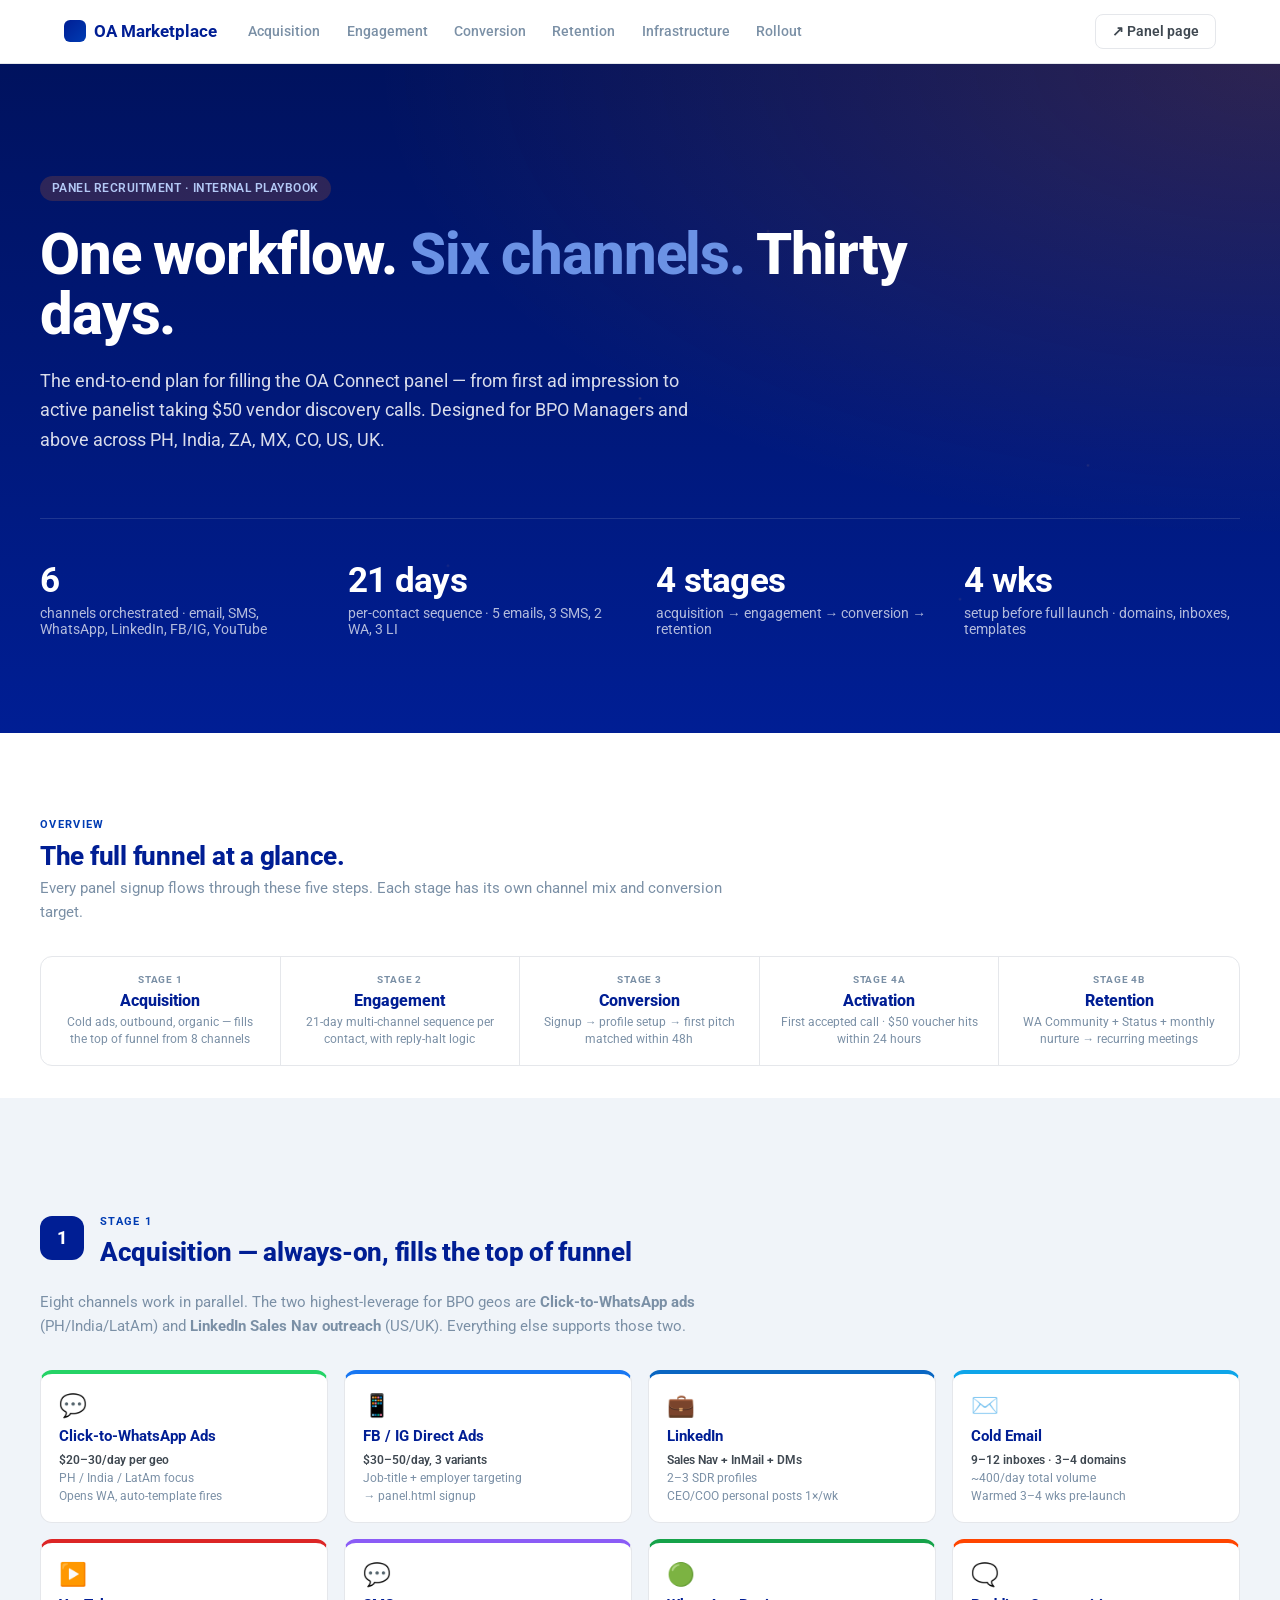
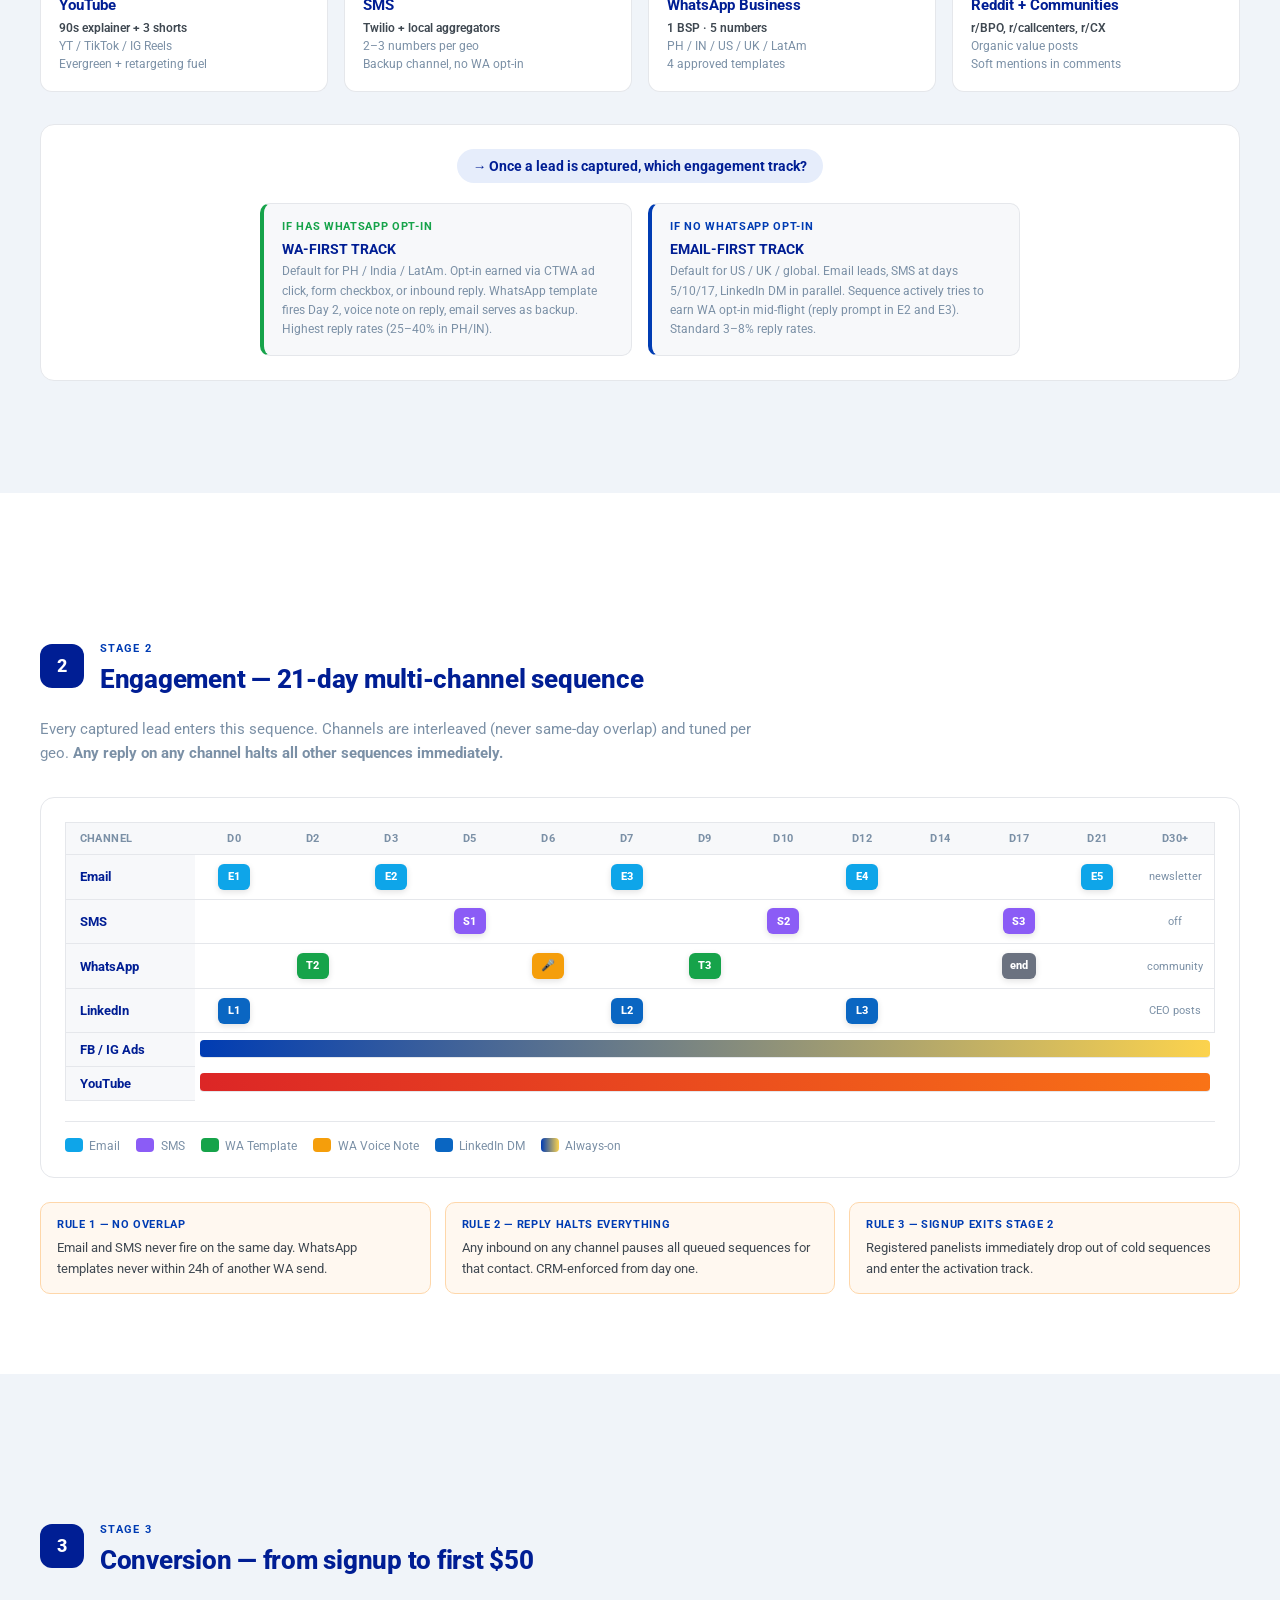
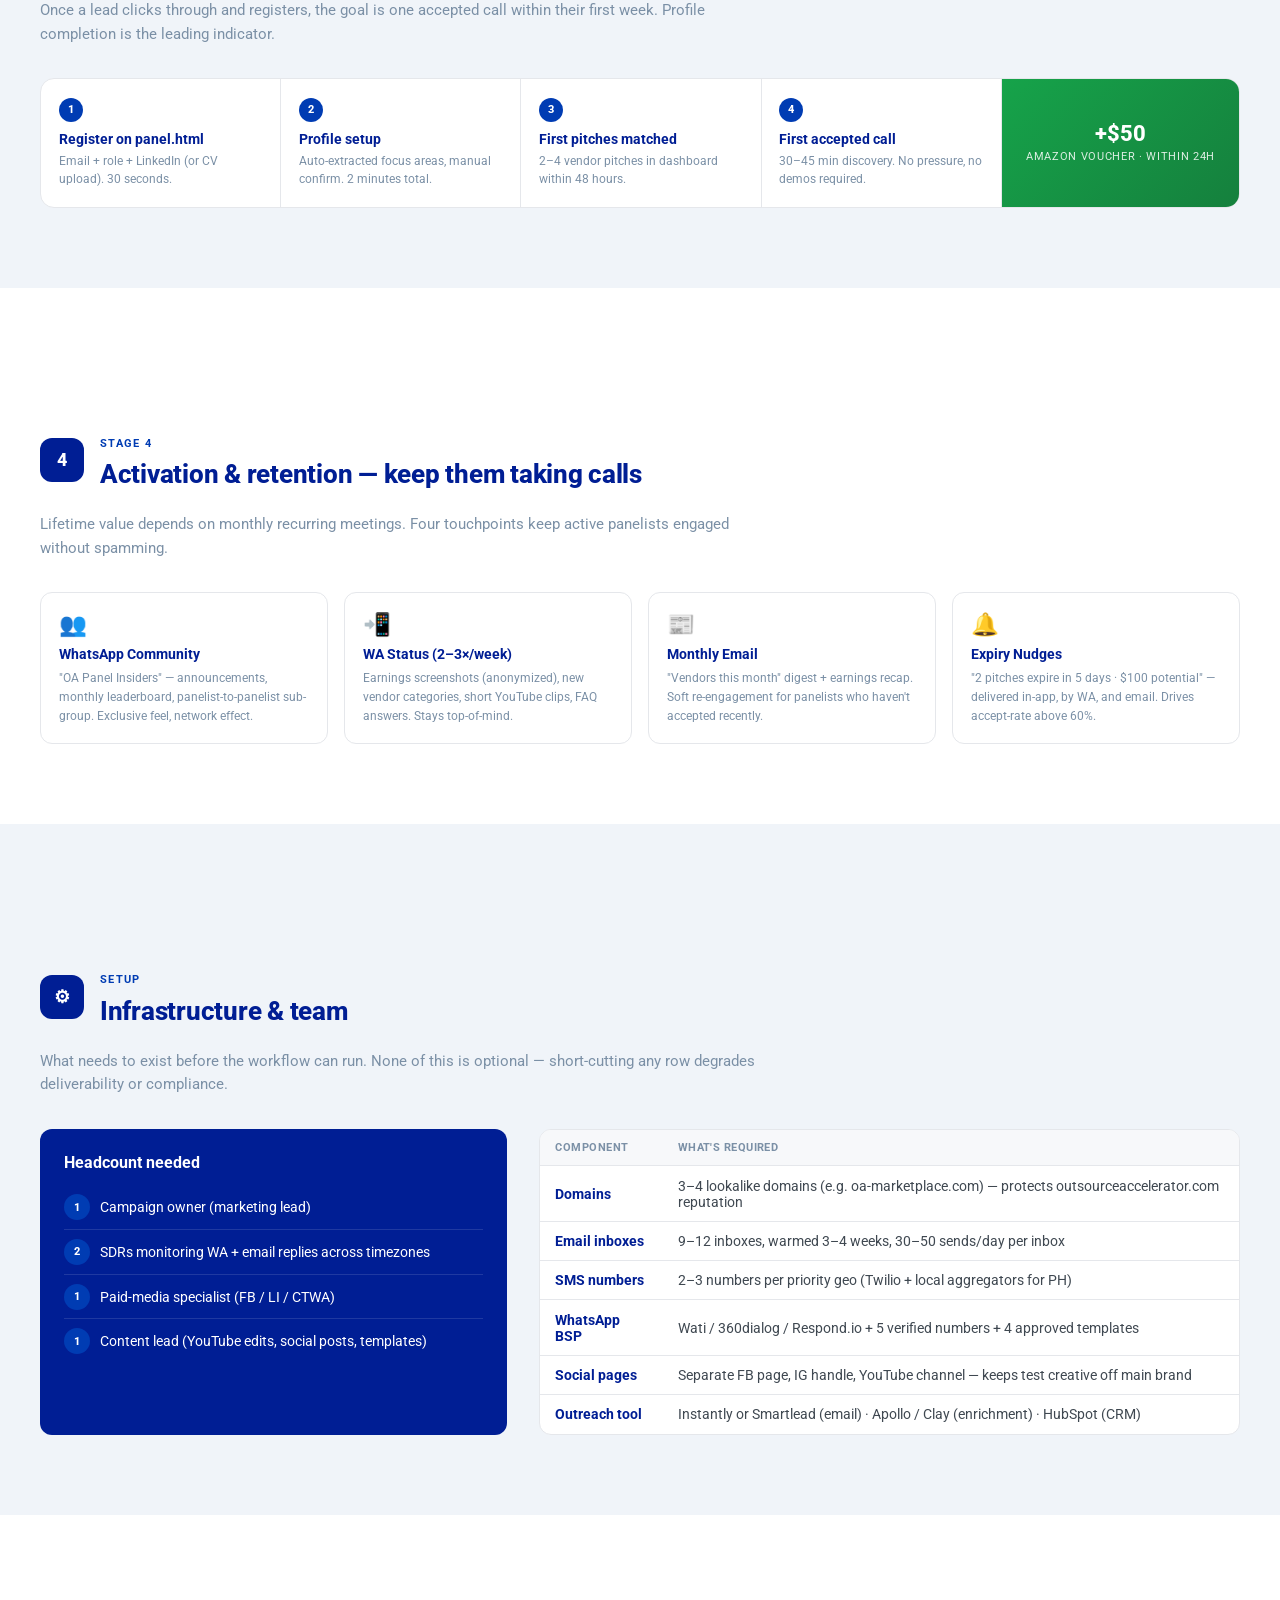
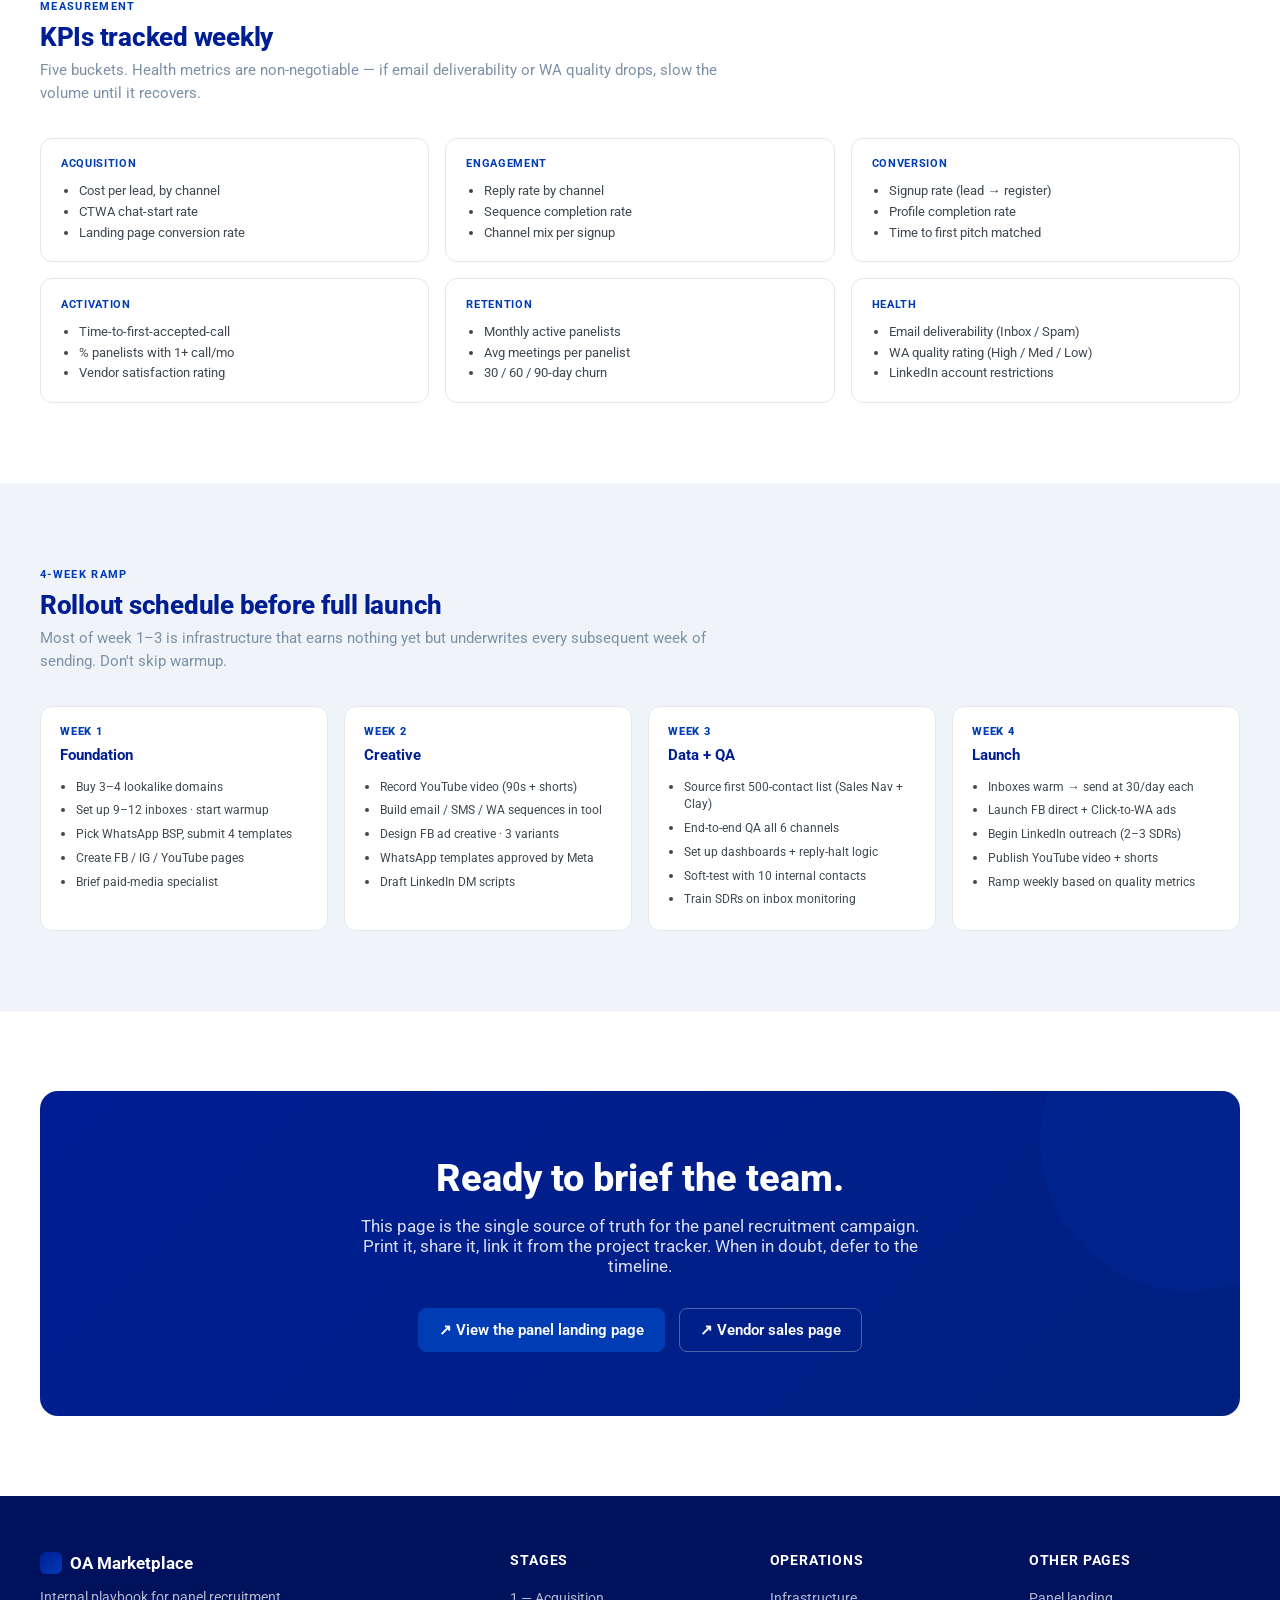
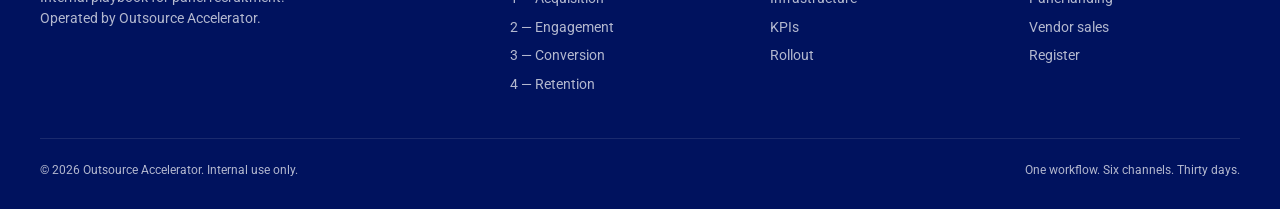
<file: workflow.html>
<!doctype html>
<html lang="en">
<head>
  <meta charset="utf-8" />
  <title>OA Connect — Panel Recruitment Workflow</title>
  <meta name="viewport" content="width=device-width, initial-scale=1" />
  <link rel="preconnect" href="https://fonts.googleapis.com">
  <link rel="preconnect" href="https://fonts.gstatic.com" crossorigin>
  <link href="https://fonts.googleapis.com/css2?family=Roboto:wght@400;500;700;900&display=swap" rel="stylesheet">
  <link rel="stylesheet" href="shared.css" />
  <style>
    /* ===== Workflow-specific styles ===== */
    .wf-eyebrow {
      display: inline-block;
      font-size: 0.7rem;
      text-transform: uppercase;
      letter-spacing: 0.12em;
      font-weight: 700;
      color: var(--oa-orange);
      margin-bottom: 0.6rem;
    }
    .wf-stage-h2 {
      font-size: 1.6rem;
      font-weight: 800;
      color: var(--oa-navy);
      letter-spacing: -0.01em;
      margin: 0 0 0.4rem 0;
    }
    .wf-stage-sub {
      font-size: 0.95rem;
      color: var(--oa-muted);
      margin: 0 0 2rem 0;
      max-width: 720px;
      line-height: 1.55;
    }

    /* Channel grid (Stage 1) */
    .wf-channel-grid {
      display: grid;
      grid-template-columns: repeat(4, 1fr);
      gap: 1rem;
      margin-bottom: 1.5rem;
    }
    @media (max-width: 1000px) { .wf-channel-grid { grid-template-columns: repeat(2, 1fr); } }
    @media (max-width: 600px) { .wf-channel-grid { grid-template-columns: 1fr; } }
    .wf-channel-card {
      background: white;
      border: 1px solid var(--oa-border);
      border-radius: 12px;
      padding: 1.1rem 1.15rem;
      border-top: 4px solid var(--oa-navy);
      transition: all 0.15s;
    }
    .wf-channel-card:hover { transform: translateY(-2px); box-shadow: 0 12px 28px rgba(11,42,74,0.08); }
    .wf-channel-card.email { border-top-color: #0EA5E9; }
    .wf-channel-card.sms { border-top-color: #8B5CF6; }
    .wf-channel-card.wa { border-top-color: #16A34A; }
    .wf-channel-card.fb { border-top-color: #1877F2; }
    .wf-channel-card.li { border-top-color: #0A66C2; }
    .wf-channel-card.yt { border-top-color: #DC2626; }
    .wf-channel-card.ctwa { border-top-color: #25D366; }
    .wf-channel-card.reddit { border-top-color: #FF4500; }
    .wf-channel-icon {
      font-size: 1.4rem;
      margin-bottom: 0.5rem;
    }
    .wf-channel-title {
      font-size: 0.95rem;
      font-weight: 700;
      color: var(--oa-navy);
      margin: 0 0 0.35rem 0;
    }
    .wf-channel-meta {
      font-size: 0.75rem;
      color: var(--oa-muted);
      line-height: 1.5;
    }
    .wf-channel-meta strong {
      color: var(--oa-text);
      font-weight: 600;
    }

    /* Branch decision visual */
    .wf-branch {
      background: white;
      border: 1px solid var(--oa-border);
      border-radius: 14px;
      padding: 1.5rem;
      margin: 2rem 0;
      text-align: center;
    }
    .wf-branch-q {
      display: inline-block;
      background: var(--oa-navy-50);
      color: var(--oa-navy);
      padding: 0.55rem 1rem;
      border-radius: 999px;
      font-size: 0.85rem;
      font-weight: 700;
      margin-bottom: 1.25rem;
    }
    .wf-branch-paths {
      display: grid;
      grid-template-columns: 1fr 1fr;
      gap: 1rem;
      max-width: 760px;
      margin: 0 auto;
    }
    @media (max-width: 700px) { .wf-branch-paths { grid-template-columns: 1fr; } }
    .wf-branch-path {
      background: var(--oa-bg);
      border: 1px solid var(--oa-border);
      border-radius: 10px;
      padding: 1rem 1.15rem;
      text-align: left;
    }
    .wf-branch-path.yes { border-left: 4px solid var(--oa-green); }
    .wf-branch-path.no { border-left: 4px solid var(--oa-orange); }
    .wf-branch-path strong {
      display: block;
      font-size: 0.85rem;
      color: var(--oa-navy);
      margin-bottom: 0.3rem;
    }
    .wf-branch-path .label {
      font-size: 0.7rem;
      font-weight: 700;
      text-transform: uppercase;
      letter-spacing: 0.06em;
      margin-bottom: 0.5rem;
    }
    .wf-branch-path.yes .label { color: var(--oa-green); }
    .wf-branch-path.no .label { color: var(--oa-orange); }
    .wf-branch-path p {
      margin: 0;
      font-size: 0.78rem;
      color: var(--oa-muted);
      line-height: 1.55;
    }

    /* ===== Timeline (Stage 2 centerpiece) ===== */
    .wf-timeline-wrap {
      background: white;
      border: 1px solid var(--oa-border);
      border-radius: 14px;
      padding: 1.5rem;
      overflow-x: auto;
    }
    .wf-timeline {
      min-width: 880px;
      display: grid;
      grid-template-columns: 130px repeat(13, 1fr);
      gap: 0;
      font-size: 0.78rem;
    }
    .wf-timeline > div {
      padding: 0.55rem 0.4rem;
      border-bottom: 1px solid var(--oa-border);
      display: flex;
      align-items: center;
      justify-content: center;
      position: relative;
    }
    .wf-timeline .wf-th {
      background: var(--oa-bg);
      font-weight: 700;
      font-size: 0.7rem;
      color: var(--oa-muted);
      text-transform: uppercase;
      letter-spacing: 0.04em;
      border-top: 1px solid var(--oa-border);
    }
    .wf-timeline .wf-th-channel {
      justify-content: flex-start;
      padding-left: 0.85rem;
      border-left: 1px solid var(--oa-border);
    }
    .wf-timeline .wf-th-end {
      border-right: 1px solid var(--oa-border);
    }
    .wf-timeline .wf-channel-name {
      justify-content: flex-start;
      padding-left: 0.85rem;
      font-weight: 700;
      color: var(--oa-navy);
      background: var(--oa-bg);
      font-size: 0.8rem;
      border-left: 1px solid var(--oa-border);
    }
    .wf-timeline .wf-cell { background: white; }
    .wf-timeline .wf-cell-end { border-right: 1px solid var(--oa-border); }
    .wf-timeline .wf-row-end > div:last-child { border-bottom: none; }

    /* Pill markers on timeline */
    .wf-pill {
      display: inline-flex;
      align-items: center;
      justify-content: center;
      min-width: 32px;
      height: 26px;
      padding: 0 0.5rem;
      border-radius: 6px;
      font-size: 0.7rem;
      font-weight: 800;
      color: white;
      line-height: 1;
      box-shadow: 0 2px 6px rgba(0,0,0,0.12);
    }
    .wf-pill.email { background: #0EA5E9; }
    .wf-pill.sms { background: #8B5CF6; }
    .wf-pill.wa { background: #16A34A; }
    .wf-pill.li { background: #0A66C2; }
    .wf-pill.voice { background: #F59E0B; }
    .wf-pill.final { background: #6B7280; }

    /* Always-on bar (FB ads / YouTube) */
    .wf-always {
      grid-column: 2 / span 13;
      height: 14px;
      border-radius: 4px;
      margin: 0.4rem 0.3rem;
      background: linear-gradient(90deg, var(--oa-orange) 0%, #FCD34D 100%);
      position: relative;
    }
    .wf-always.yt { background: linear-gradient(90deg, #DC2626 0%, #F97316 100%); }
    .wf-always-row { display: contents; }

    /* Legend */
    .wf-legend {
      display: flex;
      gap: 1rem;
      flex-wrap: wrap;
      margin-top: 1.25rem;
      padding-top: 1rem;
      border-top: 1px solid var(--oa-border);
      font-size: 0.78rem;
      color: var(--oa-muted);
    }
    .wf-legend-item { display: inline-flex; align-items: center; gap: 0.4rem; }
    .wf-legend-swatch {
      width: 18px; height: 14px; border-radius: 4px;
    }

    /* Rules callout */
    .wf-rules {
      margin-top: 1.5rem;
      display: grid;
      grid-template-columns: repeat(3, 1fr);
      gap: 0.85rem;
    }
    @media (max-width: 800px) { .wf-rules { grid-template-columns: 1fr; } }
    .wf-rule {
      background: #FFF8F0;
      border: 1px solid #FED7AA;
      border-radius: 10px;
      padding: 0.85rem 1rem;
      font-size: 0.82rem;
      color: var(--oa-text);
      line-height: 1.55;
    }
    .wf-rule strong { color: var(--oa-orange); display: block; font-size: 0.7rem; text-transform: uppercase; letter-spacing: 0.06em; margin-bottom: 0.3rem; }

    /* Stage 3 — conversion flow */
    .wf-flow {
      display: grid;
      grid-template-columns: repeat(4, 1fr) auto;
      gap: 0;
      align-items: stretch;
      background: white;
      border: 1px solid var(--oa-border);
      border-radius: 14px;
      overflow: hidden;
    }
    @media (max-width: 900px) { .wf-flow { grid-template-columns: 1fr; } }
    .wf-flow-step {
      padding: 1.15rem 1.1rem;
      border-right: 1px solid var(--oa-border);
      position: relative;
    }
    @media (max-width: 900px) { .wf-flow-step { border-right: none; border-bottom: 1px solid var(--oa-border); } }
    .wf-flow-step:last-child { border-right: none; }
    .wf-flow-num {
      width: 24px; height: 24px;
      background: var(--oa-orange);
      color: white;
      border-radius: 999px;
      display: flex; align-items: center; justify-content: center;
      font-size: 0.7rem;
      font-weight: 800;
      margin-bottom: 0.6rem;
    }
    .wf-flow-title {
      font-size: 0.88rem;
      font-weight: 700;
      color: var(--oa-navy);
      margin: 0 0 0.3rem 0;
    }
    .wf-flow-text {
      font-size: 0.75rem;
      color: var(--oa-muted);
      line-height: 1.5;
      margin: 0;
    }
    .wf-flow-payout {
      background: linear-gradient(135deg, var(--oa-green) 0%, #15803D 100%);
      color: white;
      padding: 1.15rem 1.5rem;
      display: flex;
      flex-direction: column;
      align-items: center;
      justify-content: center;
      text-align: center;
      min-width: 120px;
    }
    .wf-flow-payout strong {
      font-size: 1.4rem;
      font-weight: 800;
      display: block;
      line-height: 1;
    }
    .wf-flow-payout span {
      font-size: 0.7rem;
      opacity: 0.85;
      margin-top: 0.35rem;
      text-transform: uppercase;
      letter-spacing: 0.06em;
    }

    /* Retention cards */
    .wf-retention-grid {
      display: grid;
      grid-template-columns: repeat(4, 1fr);
      gap: 1rem;
    }
    @media (max-width: 900px) { .wf-retention-grid { grid-template-columns: repeat(2, 1fr); } }
    @media (max-width: 600px) { .wf-retention-grid { grid-template-columns: 1fr; } }
    .wf-retention-card {
      background: white;
      border: 1px solid var(--oa-border);
      border-radius: 12px;
      padding: 1.1rem;
    }
    .wf-retention-card .icon { font-size: 1.4rem; margin-bottom: 0.5rem; }
    .wf-retention-card h4 {
      font-size: 0.9rem;
      color: var(--oa-navy);
      margin: 0 0 0.3rem 0;
      font-weight: 700;
    }
    .wf-retention-card p { font-size: 0.78rem; color: var(--oa-muted); margin: 0; line-height: 1.55; }

    /* Infrastructure table styling */
    .wf-infra {
      display: grid;
      grid-template-columns: 2fr 3fr;
      gap: 2rem;
    }
    @media (max-width: 900px) { .wf-infra { grid-template-columns: 1fr; } }
    .wf-infra-table {
      background: white;
      border: 1px solid var(--oa-border);
      border-radius: 12px;
      overflow: hidden;
    }
    .wf-infra-table table { width: 100%; border-collapse: collapse; font-size: 0.85rem; }
    .wf-infra-table th, .wf-infra-table td { padding: 0.7rem 0.95rem; text-align: left; border-bottom: 1px solid var(--oa-border); }
    .wf-infra-table th { background: var(--oa-bg); font-size: 0.7rem; text-transform: uppercase; letter-spacing: 0.04em; color: var(--oa-muted); font-weight: 700; }
    .wf-infra-table tr:last-child td { border-bottom: none; }
    .wf-infra-table td strong { color: var(--oa-navy); }

    .wf-team-card {
      background: var(--oa-navy);
      color: white;
      border-radius: 12px;
      padding: 1.5rem;
    }
    .wf-team-card h3 {
      color: white;
      font-size: 1rem;
      margin: 0 0 0.85rem 0;
      font-weight: 700;
    }
    .wf-team-card ul {
      list-style: none;
      padding: 0;
      margin: 0;
    }
    .wf-team-card li {
      padding: 0.55rem 0;
      border-bottom: 1px solid rgba(255,255,255,0.12);
      font-size: 0.85rem;
      display: flex;
      align-items: center;
      gap: 0.65rem;
    }
    .wf-team-card li:last-child { border-bottom: none; }
    .wf-team-card .count {
      background: var(--oa-orange);
      color: white;
      width: 26px; height: 26px;
      border-radius: 999px;
      display: flex; align-items: center; justify-content: center;
      font-size: 0.7rem;
      font-weight: 800;
      flex-shrink: 0;
    }

    /* KPI grid */
    .wf-kpi-grid {
      display: grid;
      grid-template-columns: repeat(3, 1fr);
      gap: 1rem;
    }
    @media (max-width: 800px) { .wf-kpi-grid { grid-template-columns: 1fr; } }
    .wf-kpi {
      background: white;
      border: 1px solid var(--oa-border);
      border-radius: 12px;
      padding: 1.15rem 1.25rem;
    }
    .wf-kpi-label {
      font-size: 0.7rem;
      text-transform: uppercase;
      letter-spacing: 0.06em;
      font-weight: 700;
      color: var(--oa-orange);
      margin-bottom: 0.65rem;
    }
    .wf-kpi ul { margin: 0; padding-left: 1.1rem; }
    .wf-kpi li { font-size: 0.83rem; color: var(--oa-text); padding: 0.18rem 0; }

    /* Rollout */
    .wf-rollout {
      display: grid;
      grid-template-columns: repeat(4, 1fr);
      gap: 1rem;
      counter-reset: weeknum;
    }
    @media (max-width: 900px) { .wf-rollout { grid-template-columns: repeat(2, 1fr); } }
    @media (max-width: 600px) { .wf-rollout { grid-template-columns: 1fr; } }
    .wf-week {
      background: white;
      border: 1px solid var(--oa-border);
      border-radius: 12px;
      padding: 1.15rem 1.2rem;
      position: relative;
    }
    .wf-week-label {
      font-size: 0.7rem;
      text-transform: uppercase;
      letter-spacing: 0.06em;
      font-weight: 800;
      color: var(--oa-orange);
      margin-bottom: 0.5rem;
    }
    .wf-week h4 {
      font-size: 0.95rem;
      color: var(--oa-navy);
      margin: 0 0 0.65rem 0;
      font-weight: 700;
    }
    .wf-week ul { margin: 0; padding-left: 1rem; }
    .wf-week li { font-size: 0.78rem; color: var(--oa-text); padding: 0.2rem 0; line-height: 1.4; }

    /* Stage divider */
    .wf-stage-divider {
      display: flex;
      align-items: center;
      gap: 1rem;
      margin: 4rem 0 1.5rem 0;
    }
    .wf-stage-num {
      width: 44px; height: 44px;
      background: var(--oa-navy);
      color: white;
      border-radius: 12px;
      display: flex; align-items: center; justify-content: center;
      font-size: 1.1rem;
      font-weight: 800;
      flex-shrink: 0;
    }

    /* Funnel summary at top */
    .wf-funnel {
      display: grid;
      grid-template-columns: repeat(5, 1fr);
      gap: 0;
      background: white;
      border-radius: 12px;
      overflow: hidden;
      border: 1px solid var(--oa-border);
      margin-top: 1.5rem;
    }
    @media (max-width: 900px) { .wf-funnel { grid-template-columns: 1fr; } }
    .wf-funnel-step {
      padding: 1rem 1.1rem;
      text-align: center;
      border-right: 1px solid var(--oa-border);
    }
    @media (max-width: 900px) { .wf-funnel-step { border-right: none; border-bottom: 1px solid var(--oa-border); } }
    .wf-funnel-step:last-child { border-right: none; }
    .wf-funnel-step .num {
      font-size: 0.65rem;
      letter-spacing: 0.08em;
      text-transform: uppercase;
      color: var(--oa-muted);
      font-weight: 700;
    }
    .wf-funnel-step .name {
      font-size: 1rem;
      color: var(--oa-navy);
      margin: 0.3rem 0 0.25rem 0;
      font-weight: 800;
    }
    .wf-funnel-step .desc {
      font-size: 0.72rem;
      color: var(--oa-muted);
      line-height: 1.5;
    }
  </style>
</head>
<body class="oa-sales-body">

<!-- ============== TOP NAV ============== -->
<div class="oa-sales-topbar">
  <div class="oa-sales-topbar-inner">
    <a href="sales.html" class="oa-logo">
      <span class="oa-logo-dot"></span>
      <span>OA Marketplace</span>
    </a>
    <nav class="oa-nav">
      <a href="#stage-1">Acquisition</a>
      <a href="#stage-2">Engagement</a>
      <a href="#stage-3">Conversion</a>
      <a href="#stage-4">Retention</a>
      <a href="#infra">Infrastructure</a>
      <a href="#rollout">Rollout</a>
    </nav>
    <a href="panel.html" class="oa-btn">↗ Panel page</a>
  </div>
</div>

<!-- ============== HERO ============== -->
<section class="oa-sales-hero">
  <div class="oa-constellation-bg"></div>
  <div class="oa-sales-hero-inner">
    <span class="oa-sales-eyebrow">Panel Recruitment · Internal Playbook</span>
    <h1 class="oa-sales-h1">
      One workflow. <span class="accent">Six channels.</span> Thirty days.
    </h1>
    <p class="oa-sales-lede">
      The end-to-end plan for filling the OA Connect panel — from first ad impression to active panelist taking $50 vendor discovery calls. Designed for BPO Managers and above across PH, India, ZA, MX, CO, US, UK.
    </p>
    <div class="oa-sales-hero-stats">
      <div>
        <div class="oa-sales-hero-stat-num">6</div>
        <div class="oa-sales-hero-stat-label">channels orchestrated · email, SMS, WhatsApp, LinkedIn, FB/IG, YouTube</div>
      </div>
      <div>
        <div class="oa-sales-hero-stat-num">21 days</div>
        <div class="oa-sales-hero-stat-label">per-contact sequence · 5 emails, 3 SMS, 2 WA, 3 LI</div>
      </div>
      <div>
        <div class="oa-sales-hero-stat-num">4 stages</div>
        <div class="oa-sales-hero-stat-label">acquisition → engagement → conversion → retention</div>
      </div>
      <div>
        <div class="oa-sales-hero-stat-num">4 wks</div>
        <div class="oa-sales-hero-stat-label">setup before full launch · domains, inboxes, templates</div>
      </div>
    </div>
  </div>
</section>

<!-- ============== FUNNEL OVERVIEW ============== -->
<section class="oa-sales-section" style="padding-bottom:2rem">
  <div class="oa-sales-section-inner">
    <span class="wf-eyebrow">Overview</span>
    <h2 class="wf-stage-h2">The full funnel at a glance.</h2>
    <p class="wf-stage-sub">Every panel signup flows through these five steps. Each stage has its own channel mix and conversion target.</p>

    <div class="wf-funnel">
      <div class="wf-funnel-step">
        <div class="num">Stage 1</div>
        <div class="name">Acquisition</div>
        <div class="desc">Cold ads, outbound, organic — fills the top of funnel from 8 channels</div>
      </div>
      <div class="wf-funnel-step">
        <div class="num">Stage 2</div>
        <div class="name">Engagement</div>
        <div class="desc">21-day multi-channel sequence per contact, with reply-halt logic</div>
      </div>
      <div class="wf-funnel-step">
        <div class="num">Stage 3</div>
        <div class="name">Conversion</div>
        <div class="desc">Signup → profile setup → first pitch matched within 48h</div>
      </div>
      <div class="wf-funnel-step">
        <div class="num">Stage 4a</div>
        <div class="name">Activation</div>
        <div class="desc">First accepted call · $50 voucher hits within 24 hours</div>
      </div>
      <div class="wf-funnel-step">
        <div class="num">Stage 4b</div>
        <div class="name">Retention</div>
        <div class="desc">WA Community + Status + monthly nurture → recurring meetings</div>
      </div>
    </div>
  </div>
</section>

<!-- ============== STAGE 1 — ACQUISITION ============== -->
<section class="oa-sales-section tint" id="stage-1" style="padding-top:3rem">
  <div class="oa-sales-section-inner">
    <div class="wf-stage-divider">
      <div class="wf-stage-num">1</div>
      <div>
        <span class="wf-eyebrow">Stage 1</span>
        <h2 class="wf-stage-h2" style="margin:0">Acquisition — always-on, fills the top of funnel</h2>
      </div>
    </div>
    <p class="wf-stage-sub">Eight channels work in parallel. The two highest-leverage for BPO geos are <strong>Click-to-WhatsApp ads</strong> (PH/India/LatAm) and <strong>LinkedIn Sales Nav outreach</strong> (US/UK). Everything else supports those two.</p>

    <div class="wf-channel-grid">
      <div class="wf-channel-card ctwa">
        <div class="wf-channel-icon">💬</div>
        <div class="wf-channel-title">Click-to-WhatsApp Ads</div>
        <div class="wf-channel-meta">
          <strong>$20–30/day per geo</strong><br>
          PH / India / LatAm focus<br>
          Opens WA, auto-template fires
        </div>
      </div>
      <div class="wf-channel-card fb">
        <div class="wf-channel-icon">📱</div>
        <div class="wf-channel-title">FB / IG Direct Ads</div>
        <div class="wf-channel-meta">
          <strong>$30–50/day, 3 variants</strong><br>
          Job-title + employer targeting<br>
          → panel.html signup
        </div>
      </div>
      <div class="wf-channel-card li">
        <div class="wf-channel-icon">💼</div>
        <div class="wf-channel-title">LinkedIn</div>
        <div class="wf-channel-meta">
          <strong>Sales Nav + InMail + DMs</strong><br>
          2–3 SDR profiles<br>
          CEO/COO personal posts 1×/wk
        </div>
      </div>
      <div class="wf-channel-card email">
        <div class="wf-channel-icon">✉️</div>
        <div class="wf-channel-title">Cold Email</div>
        <div class="wf-channel-meta">
          <strong>9–12 inboxes · 3–4 domains</strong><br>
          ~400/day total volume<br>
          Warmed 3–4 wks pre-launch
        </div>
      </div>
      <div class="wf-channel-card yt">
        <div class="wf-channel-icon">▶️</div>
        <div class="wf-channel-title">YouTube</div>
        <div class="wf-channel-meta">
          <strong>90s explainer + 3 shorts</strong><br>
          YT / TikTok / IG Reels<br>
          Evergreen + retargeting fuel
        </div>
      </div>
      <div class="wf-channel-card sms">
        <div class="wf-channel-icon">💬</div>
        <div class="wf-channel-title">SMS</div>
        <div class="wf-channel-meta">
          <strong>Twilio + local aggregators</strong><br>
          2–3 numbers per geo<br>
          Backup channel, no WA opt-in
        </div>
      </div>
      <div class="wf-channel-card wa">
        <div class="wf-channel-icon">🟢</div>
        <div class="wf-channel-title">WhatsApp Business</div>
        <div class="wf-channel-meta">
          <strong>1 BSP · 5 numbers</strong><br>
          PH / IN / US / UK / LatAm<br>
          4 approved templates
        </div>
      </div>
      <div class="wf-channel-card reddit">
        <div class="wf-channel-icon">🗨️</div>
        <div class="wf-channel-title">Reddit + Communities</div>
        <div class="wf-channel-meta">
          <strong>r/BPO, r/callcenters, r/CX</strong><br>
          Organic value posts<br>
          Soft mentions in comments
        </div>
      </div>
    </div>

    <!-- Branch decision -->
    <div class="wf-branch">
      <div class="wf-branch-q">→ Once a lead is captured, which engagement track?</div>
      <div class="wf-branch-paths">
        <div class="wf-branch-path yes">
          <div class="label">If has WhatsApp opt-in</div>
          <strong>WA-FIRST TRACK</strong>
          <p>Default for PH / India / LatAm. Opt-in earned via CTWA ad click, form checkbox, or inbound reply. WhatsApp template fires Day 2, voice note on reply, email serves as backup. Highest reply rates (25–40% in PH/IN).</p>
        </div>
        <div class="wf-branch-path no">
          <div class="label">If no WhatsApp opt-in</div>
          <strong>EMAIL-FIRST TRACK</strong>
          <p>Default for US / UK / global. Email leads, SMS at days 5/10/17, LinkedIn DM in parallel. Sequence actively tries to earn WA opt-in mid-flight (reply prompt in E2 and E3). Standard 3–8% reply rates.</p>
        </div>
      </div>
    </div>
  </div>
</section>

<!-- ============== STAGE 2 — ENGAGEMENT (TIMELINE) ============== -->
<section class="oa-sales-section" id="stage-2">
  <div class="oa-sales-section-inner">
    <div class="wf-stage-divider">
      <div class="wf-stage-num">2</div>
      <div>
        <span class="wf-eyebrow">Stage 2</span>
        <h2 class="wf-stage-h2" style="margin:0">Engagement — 21-day multi-channel sequence</h2>
      </div>
    </div>
    <p class="wf-stage-sub">Every captured lead enters this sequence. Channels are interleaved (never same-day overlap) and tuned per geo. <strong>Any reply on any channel halts all other sequences immediately.</strong></p>

    <!-- Timeline -->
    <div class="wf-timeline-wrap">
      <div class="wf-timeline">
        <!-- Header row -->
        <div class="wf-th wf-th-channel">Channel</div>
        <div class="wf-th">D0</div>
        <div class="wf-th">D2</div>
        <div class="wf-th">D3</div>
        <div class="wf-th">D5</div>
        <div class="wf-th">D6</div>
        <div class="wf-th">D7</div>
        <div class="wf-th">D9</div>
        <div class="wf-th">D10</div>
        <div class="wf-th">D12</div>
        <div class="wf-th">D14</div>
        <div class="wf-th">D17</div>
        <div class="wf-th">D21</div>
        <div class="wf-th wf-th-end">D30+</div>

        <!-- Email row -->
        <div class="wf-channel-name">Email</div>
        <div class="wf-cell"><span class="wf-pill email">E1</span></div>
        <div class="wf-cell"></div>
        <div class="wf-cell"><span class="wf-pill email">E2</span></div>
        <div class="wf-cell"></div>
        <div class="wf-cell"></div>
        <div class="wf-cell"><span class="wf-pill email">E3</span></div>
        <div class="wf-cell"></div>
        <div class="wf-cell"></div>
        <div class="wf-cell"><span class="wf-pill email">E4</span></div>
        <div class="wf-cell"></div>
        <div class="wf-cell"></div>
        <div class="wf-cell"><span class="wf-pill email">E5</span></div>
        <div class="wf-cell wf-cell-end" style="font-size:0.7rem;color:var(--oa-muted)">newsletter</div>

        <!-- SMS row -->
        <div class="wf-channel-name">SMS</div>
        <div class="wf-cell"></div>
        <div class="wf-cell"></div>
        <div class="wf-cell"></div>
        <div class="wf-cell"><span class="wf-pill sms">S1</span></div>
        <div class="wf-cell"></div>
        <div class="wf-cell"></div>
        <div class="wf-cell"></div>
        <div class="wf-cell"><span class="wf-pill sms">S2</span></div>
        <div class="wf-cell"></div>
        <div class="wf-cell"></div>
        <div class="wf-cell"><span class="wf-pill sms">S3</span></div>
        <div class="wf-cell"></div>
        <div class="wf-cell wf-cell-end" style="font-size:0.7rem;color:var(--oa-muted)">off</div>

        <!-- WhatsApp row -->
        <div class="wf-channel-name">WhatsApp</div>
        <div class="wf-cell"></div>
        <div class="wf-cell"><span class="wf-pill wa">T2</span></div>
        <div class="wf-cell"></div>
        <div class="wf-cell"></div>
        <div class="wf-cell"><span class="wf-pill voice">🎤</span></div>
        <div class="wf-cell"></div>
        <div class="wf-cell"><span class="wf-pill wa">T3</span></div>
        <div class="wf-cell"></div>
        <div class="wf-cell"></div>
        <div class="wf-cell"></div>
        <div class="wf-cell"><span class="wf-pill final">end</span></div>
        <div class="wf-cell"></div>
        <div class="wf-cell wf-cell-end" style="font-size:0.7rem;color:var(--oa-muted)">community</div>

        <!-- LinkedIn row -->
        <div class="wf-channel-name">LinkedIn</div>
        <div class="wf-cell"><span class="wf-pill li">L1</span></div>
        <div class="wf-cell"></div>
        <div class="wf-cell"></div>
        <div class="wf-cell"></div>
        <div class="wf-cell"></div>
        <div class="wf-cell"><span class="wf-pill li">L2</span></div>
        <div class="wf-cell"></div>
        <div class="wf-cell"></div>
        <div class="wf-cell"><span class="wf-pill li">L3</span></div>
        <div class="wf-cell"></div>
        <div class="wf-cell"></div>
        <div class="wf-cell"></div>
        <div class="wf-cell wf-cell-end" style="font-size:0.7rem;color:var(--oa-muted)">CEO posts</div>

        <!-- FB/IG Always-on -->
        <div class="wf-channel-name">FB / IG Ads</div>
        <div class="wf-always" style="margin-left:0.3rem"></div>

        <!-- YouTube Always-on -->
        <div class="wf-channel-name wf-row-end">YouTube</div>
        <div class="wf-always yt" style="margin-left:0.3rem"></div>
      </div>

      <div class="wf-legend">
        <div class="wf-legend-item"><span class="wf-legend-swatch" style="background:#0EA5E9"></span>Email</div>
        <div class="wf-legend-item"><span class="wf-legend-swatch" style="background:#8B5CF6"></span>SMS</div>
        <div class="wf-legend-item"><span class="wf-legend-swatch" style="background:#16A34A"></span>WA Template</div>
        <div class="wf-legend-item"><span class="wf-legend-swatch" style="background:#F59E0B"></span>WA Voice Note</div>
        <div class="wf-legend-item"><span class="wf-legend-swatch" style="background:#0A66C2"></span>LinkedIn DM</div>
        <div class="wf-legend-item"><span class="wf-legend-swatch" style="background:linear-gradient(90deg,var(--oa-orange),#FCD34D)"></span>Always-on</div>
      </div>
    </div>

    <!-- Rules callouts -->
    <div class="wf-rules">
      <div class="wf-rule">
        <strong>Rule 1 — No overlap</strong>
        Email and SMS never fire on the same day. WhatsApp templates never within 24h of another WA send.
      </div>
      <div class="wf-rule">
        <strong>Rule 2 — Reply halts everything</strong>
        Any inbound on any channel pauses all queued sequences for that contact. CRM-enforced from day one.
      </div>
      <div class="wf-rule">
        <strong>Rule 3 — Signup exits Stage 2</strong>
        Registered panelists immediately drop out of cold sequences and enter the activation track.
      </div>
    </div>
  </div>
</section>

<!-- ============== STAGE 3 — CONVERSION ============== -->
<section class="oa-sales-section tint" id="stage-3">
  <div class="oa-sales-section-inner">
    <div class="wf-stage-divider">
      <div class="wf-stage-num">3</div>
      <div>
        <span class="wf-eyebrow">Stage 3</span>
        <h2 class="wf-stage-h2" style="margin:0">Conversion — from signup to first $50</h2>
      </div>
    </div>
    <p class="wf-stage-sub">Once a lead clicks through and registers, the goal is one accepted call within their first week. Profile completion is the leading indicator.</p>

    <div class="wf-flow">
      <div class="wf-flow-step">
        <div class="wf-flow-num">1</div>
        <h4 class="wf-flow-title">Register on panel.html</h4>
        <p class="wf-flow-text">Email + role + LinkedIn (or CV upload). 30 seconds.</p>
      </div>
      <div class="wf-flow-step">
        <div class="wf-flow-num">2</div>
        <h4 class="wf-flow-title">Profile setup</h4>
        <p class="wf-flow-text">Auto-extracted focus areas, manual confirm. 2 minutes total.</p>
      </div>
      <div class="wf-flow-step">
        <div class="wf-flow-num">3</div>
        <h4 class="wf-flow-title">First pitches matched</h4>
        <p class="wf-flow-text">2–4 vendor pitches in dashboard within 48 hours.</p>
      </div>
      <div class="wf-flow-step">
        <div class="wf-flow-num">4</div>
        <h4 class="wf-flow-title">First accepted call</h4>
        <p class="wf-flow-text">30–45 min discovery. No pressure, no demos required.</p>
      </div>
      <div class="wf-flow-payout">
        <strong>+$50</strong>
        <span>Amazon voucher · within 24h</span>
      </div>
    </div>
  </div>
</section>

<!-- ============== STAGE 4 — RETENTION ============== -->
<section class="oa-sales-section" id="stage-4">
  <div class="oa-sales-section-inner">
    <div class="wf-stage-divider">
      <div class="wf-stage-num">4</div>
      <div>
        <span class="wf-eyebrow">Stage 4</span>
        <h2 class="wf-stage-h2" style="margin:0">Activation & retention — keep them taking calls</h2>
      </div>
    </div>
    <p class="wf-stage-sub">Lifetime value depends on monthly recurring meetings. Four touchpoints keep active panelists engaged without spamming.</p>

    <div class="wf-retention-grid">
      <div class="wf-retention-card">
        <div class="icon">👥</div>
        <h4>WhatsApp Community</h4>
        <p>"OA Panel Insiders" — announcements, monthly leaderboard, panelist-to-panelist sub-group. Exclusive feel, network effect.</p>
      </div>
      <div class="wf-retention-card">
        <div class="icon">📲</div>
        <h4>WA Status (2–3×/week)</h4>
        <p>Earnings screenshots (anonymized), new vendor categories, short YouTube clips, FAQ answers. Stays top-of-mind.</p>
      </div>
      <div class="wf-retention-card">
        <div class="icon">📰</div>
        <h4>Monthly Email</h4>
        <p>"Vendors this month" digest + earnings recap. Soft re-engagement for panelists who haven't accepted recently.</p>
      </div>
      <div class="wf-retention-card">
        <div class="icon">🔔</div>
        <h4>Expiry Nudges</h4>
        <p>"2 pitches expire in 5 days · $100 potential" — delivered in-app, by WA, and email. Drives accept-rate above 60%.</p>
      </div>
    </div>
  </div>
</section>

<!-- ============== INFRASTRUCTURE ============== -->
<section class="oa-sales-section tint" id="infra">
  <div class="oa-sales-section-inner">
    <div class="wf-stage-divider">
      <div class="wf-stage-num">⚙</div>
      <div>
        <span class="wf-eyebrow">Setup</span>
        <h2 class="wf-stage-h2" style="margin:0">Infrastructure & team</h2>
      </div>
    </div>
    <p class="wf-stage-sub">What needs to exist before the workflow can run. None of this is optional — short-cutting any row degrades deliverability or compliance.</p>

    <div class="wf-infra">
      <div class="wf-team-card">
        <h3>Headcount needed</h3>
        <ul>
          <li><span class="count">1</span> Campaign owner (marketing lead)</li>
          <li><span class="count">2</span> SDRs monitoring WA + email replies across timezones</li>
          <li><span class="count">1</span> Paid-media specialist (FB / LI / CTWA)</li>
          <li><span class="count">1</span> Content lead (YouTube edits, social posts, templates)</li>
        </ul>
      </div>
      <div class="wf-infra-table">
        <table>
          <thead>
            <tr><th>Component</th><th>What's required</th></tr>
          </thead>
          <tbody>
            <tr><td><strong>Domains</strong></td><td>3–4 lookalike domains (e.g. oa-marketplace.com) — protects outsourceaccelerator.com reputation</td></tr>
            <tr><td><strong>Email inboxes</strong></td><td>9–12 inboxes, warmed 3–4 weeks, 30–50 sends/day per inbox</td></tr>
            <tr><td><strong>SMS numbers</strong></td><td>2–3 numbers per priority geo (Twilio + local aggregators for PH)</td></tr>
            <tr><td><strong>WhatsApp BSP</strong></td><td>Wati / 360dialog / Respond.io + 5 verified numbers + 4 approved templates</td></tr>
            <tr><td><strong>Social pages</strong></td><td>Separate FB page, IG handle, YouTube channel — keeps test creative off main brand</td></tr>
            <tr><td><strong>Outreach tool</strong></td><td>Instantly or Smartlead (email) · Apollo / Clay (enrichment) · HubSpot (CRM)</td></tr>
          </tbody>
        </table>
      </div>
    </div>
  </div>
</section>

<!-- ============== KPIs ============== -->
<section class="oa-sales-section" id="kpis">
  <div class="oa-sales-section-inner">
    <span class="wf-eyebrow">Measurement</span>
    <h2 class="wf-stage-h2">KPIs tracked weekly</h2>
    <p class="wf-stage-sub">Five buckets. Health metrics are non-negotiable — if email deliverability or WA quality drops, slow the volume until it recovers.</p>

    <div class="wf-kpi-grid">
      <div class="wf-kpi">
        <div class="wf-kpi-label">Acquisition</div>
        <ul>
          <li>Cost per lead, by channel</li>
          <li>CTWA chat-start rate</li>
          <li>Landing page conversion rate</li>
        </ul>
      </div>
      <div class="wf-kpi">
        <div class="wf-kpi-label">Engagement</div>
        <ul>
          <li>Reply rate by channel</li>
          <li>Sequence completion rate</li>
          <li>Channel mix per signup</li>
        </ul>
      </div>
      <div class="wf-kpi">
        <div class="wf-kpi-label">Conversion</div>
        <ul>
          <li>Signup rate (lead → register)</li>
          <li>Profile completion rate</li>
          <li>Time to first pitch matched</li>
        </ul>
      </div>
      <div class="wf-kpi">
        <div class="wf-kpi-label">Activation</div>
        <ul>
          <li>Time-to-first-accepted-call</li>
          <li>% panelists with 1+ call/mo</li>
          <li>Vendor satisfaction rating</li>
        </ul>
      </div>
      <div class="wf-kpi">
        <div class="wf-kpi-label">Retention</div>
        <ul>
          <li>Monthly active panelists</li>
          <li>Avg meetings per panelist</li>
          <li>30 / 60 / 90-day churn</li>
        </ul>
      </div>
      <div class="wf-kpi">
        <div class="wf-kpi-label">Health</div>
        <ul>
          <li>Email deliverability (Inbox / Spam)</li>
          <li>WA quality rating (High / Med / Low)</li>
          <li>LinkedIn account restrictions</li>
        </ul>
      </div>
    </div>
  </div>
</section>

<!-- ============== ROLLOUT ============== -->
<section class="oa-sales-section tint" id="rollout">
  <div class="oa-sales-section-inner">
    <span class="wf-eyebrow">4-week ramp</span>
    <h2 class="wf-stage-h2">Rollout schedule before full launch</h2>
    <p class="wf-stage-sub">Most of week 1–3 is infrastructure that earns nothing yet but underwrites every subsequent week of sending. Don't skip warmup.</p>

    <div class="wf-rollout">
      <div class="wf-week">
        <div class="wf-week-label">Week 1</div>
        <h4>Foundation</h4>
        <ul>
          <li>Buy 3–4 lookalike domains</li>
          <li>Set up 9–12 inboxes · start warmup</li>
          <li>Pick WhatsApp BSP, submit 4 templates</li>
          <li>Create FB / IG / YouTube pages</li>
          <li>Brief paid-media specialist</li>
        </ul>
      </div>
      <div class="wf-week">
        <div class="wf-week-label">Week 2</div>
        <h4>Creative</h4>
        <ul>
          <li>Record YouTube video (90s + shorts)</li>
          <li>Build email / SMS / WA sequences in tool</li>
          <li>Design FB ad creative · 3 variants</li>
          <li>WhatsApp templates approved by Meta</li>
          <li>Draft LinkedIn DM scripts</li>
        </ul>
      </div>
      <div class="wf-week">
        <div class="wf-week-label">Week 3</div>
        <h4>Data + QA</h4>
        <ul>
          <li>Source first 500-contact list (Sales Nav + Clay)</li>
          <li>End-to-end QA all 6 channels</li>
          <li>Set up dashboards + reply-halt logic</li>
          <li>Soft-test with 10 internal contacts</li>
          <li>Train SDRs on inbox monitoring</li>
        </ul>
      </div>
      <div class="wf-week">
        <div class="wf-week-label">Week 4</div>
        <h4>Launch</h4>
        <ul>
          <li>Inboxes warm → send at 30/day each</li>
          <li>Launch FB direct + Click-to-WA ads</li>
          <li>Begin LinkedIn outreach (2–3 SDRs)</li>
          <li>Publish YouTube video + shorts</li>
          <li>Ramp weekly based on quality metrics</li>
        </ul>
      </div>
    </div>
  </div>
</section>

<!-- ============== CLOSING CTA ============== -->
<section class="oa-sales-section" id="next">
  <div class="oa-sales-section-inner">
    <div class="oa-closing-cta">
      <h2>Ready to brief the team.</h2>
      <p>This page is the single source of truth for the panel recruitment campaign. Print it, share it, link it from the project tracker. When in doubt, defer to the timeline.</p>
      <div class="oa-sales-cta-row" style="justify-content:center">
        <a href="panel.html" class="oa-btn oa-btn-accent oa-btn-lg">↗ View the panel landing page</a>
        <a href="sales.html" class="oa-btn oa-btn-lg" style="background:transparent;color:white;border-color:rgba(255,255,255,0.3)">↗ Vendor sales page</a>
      </div>
    </div>
  </div>
</section>

<!-- ============== FOOTER ============== -->
<footer class="oa-sales-footer">
  <div class="oa-sales-footer-inner">
    <div class="oa-sales-footer-grid">
      <div>
        <div class="oa-logo" style="color:white;margin-bottom:0.85rem">
          <span class="oa-logo-dot"></span>
          <span style="color:white">OA Marketplace</span>
        </div>
        <p style="margin:0;font-size:0.85rem;line-height:1.55;max-width:300px">Internal playbook for panel recruitment. Operated by Outsource Accelerator.</p>
      </div>
      <div>
        <h4>Stages</h4>
        <ul>
          <li><a href="#stage-1">1 — Acquisition</a></li>
          <li><a href="#stage-2">2 — Engagement</a></li>
          <li><a href="#stage-3">3 — Conversion</a></li>
          <li><a href="#stage-4">4 — Retention</a></li>
        </ul>
      </div>
      <div>
        <h4>Operations</h4>
        <ul>
          <li><a href="#infra">Infrastructure</a></li>
          <li><a href="#kpis">KPIs</a></li>
          <li><a href="#rollout">Rollout</a></li>
        </ul>
      </div>
      <div>
        <h4>Other pages</h4>
        <ul>
          <li><a href="panel.html">Panel landing</a></li>
          <li><a href="sales.html">Vendor sales</a></li>
          <li><a href="register.html">Register</a></li>
        </ul>
      </div>
    </div>
    <div class="oa-sales-footer-bottom">
      <div>© 2026 Outsource Accelerator. Internal use only.</div>
      <div>One workflow. Six channels. Thirty days.</div>
    </div>
  </div>
</footer>

</body>
</html>
</file>
<file: shared.css>
/* OA Marketplace — shared styles */
:root {
  --oa-navy: #001E94;
  --oa-navy-700: #001580;
  --oa-navy-50: #E6EDFB;
  --oa-orange: #003CB3;
  --oa-orange-50: #E6EDFB;
  --oa-yellow: #FFDF53;
  --oa-green: #16A34A;
  --oa-red: #DC2626;
  --oa-bg: #F7F8FA;
  --oa-border: #E5E7EB;
  --oa-text: #3F4851;
  --oa-muted: #7B90A6;
}

* { box-sizing: border-box; }

body {
  font-family: 'Roboto', -apple-system, BlinkMacSystemFont, 'Segoe UI', Roboto, sans-serif;
  color: var(--oa-text);
  background: var(--oa-bg);
  margin: 0;
  -webkit-font-smoothing: antialiased;
}

a { color: inherit; }

/* Top navigation */
.oa-topbar {
  background: white;
  border-bottom: 1px solid var(--oa-border);
  position: sticky;
  top: 0;
  z-index: 50;
}
.oa-topbar-inner {
  max-width: 1400px;
  margin: 0 auto;
  display: flex;
  align-items: center;
  gap: 1.25rem;
  padding: 0.65rem 1.5rem;
}
.oa-logo {
  display: flex;
  align-items: center;
  gap: 0.5rem;
  font-weight: 700;
  color: var(--oa-navy);
  text-decoration: none;
  font-size: 1.05rem;
}
.oa-logo-dot {
  width: 22px;
  height: 22px;
  border-radius: 6px;
  background: linear-gradient(135deg, var(--oa-navy), var(--oa-orange));
}
.oa-nav {
  display: flex;
  align-items: center;
  gap: 0.25rem;
  flex: 1;
  overflow-x: auto;
}
.oa-nav a {
  padding: 0.4rem 0.7rem;
  border-radius: 6px;
  font-size: 0.85rem;
  font-weight: 500;
  color: var(--oa-muted);
  text-decoration: none;
  white-space: nowrap;
}
.oa-nav a:hover { background: var(--oa-navy-50); color: var(--oa-navy); }
.oa-nav a.active { background: var(--oa-navy-50); color: var(--oa-navy); font-weight: 600; }

.oa-search {
  display: flex;
  align-items: center;
  gap: 0.5rem;
  background: var(--oa-bg);
  border: 1px solid var(--oa-border);
  border-radius: 8px;
  padding: 0.4rem 0.75rem;
  font-size: 0.85rem;
  color: var(--oa-muted);
  min-width: 220px;
}
.oa-search-kbd {
  margin-left: auto;
  padding: 0.05rem 0.4rem;
  background: white;
  border: 1px solid var(--oa-border);
  border-radius: 4px;
  font-size: 0.7rem;
  font-family: ui-monospace, Menlo, monospace;
}

.oa-user-pill {
  width: 32px; height: 32px;
  border-radius: 50%;
  background: var(--oa-navy);
  color: white;
  display: flex; align-items: center; justify-content: center;
  font-size: 0.8rem; font-weight: 600;
}

/* Sub navigation (section tabs) */
.oa-subnav {
  background: white;
  border-bottom: 1px solid var(--oa-border);
}
.oa-subnav-inner {
  max-width: 1400px;
  margin: 0 auto;
  padding: 0 1.5rem;
  display: flex;
  gap: 1.25rem;
  overflow-x: auto;
}
.oa-subnav a {
  padding: 0.75rem 0;
  font-size: 0.85rem;
  color: var(--oa-muted);
  text-decoration: none;
  border-bottom: 2px solid transparent;
  white-space: nowrap;
  font-weight: 500;
}
.oa-subnav a.active { color: var(--oa-navy); border-bottom-color: var(--oa-orange); font-weight: 600; }
.oa-subnav a:hover { color: var(--oa-navy); }

/* Layout */
.oa-page {
  max-width: 1400px;
  margin: 0 auto;
  padding: 1.5rem;
}

.oa-grid { display: grid; gap: 1rem; }
.oa-grid-2 { grid-template-columns: repeat(2, 1fr); }
.oa-grid-3 { grid-template-columns: repeat(3, 1fr); }
.oa-grid-4 { grid-template-columns: repeat(4, 1fr); }
@media (max-width: 900px) {
  .oa-grid-2, .oa-grid-3, .oa-grid-4 { grid-template-columns: 1fr; }
}

/* Cards */
.oa-card {
  background: white;
  border: 1px solid var(--oa-border);
  border-radius: 12px;
  padding: 1.25rem;
}
.oa-card-title {
  font-size: 0.95rem;
  font-weight: 600;
  margin: 0 0 0.5rem 0;
  color: var(--oa-navy);
}
.oa-card-sub {
  font-size: 0.8rem;
  color: var(--oa-muted);
  margin: 0 0 1rem 0;
}

/* Buttons */
.oa-btn {
  display: inline-flex;
  align-items: center;
  gap: 0.4rem;
  padding: 0.55rem 1rem;
  border-radius: 8px;
  font-size: 0.85rem;
  font-weight: 600;
  border: 1px solid transparent;
  cursor: pointer;
  text-decoration: none;
  transition: all 0.15s;
  background: white;
  color: var(--oa-text);
  border-color: var(--oa-border);
}
.oa-btn:hover { background: var(--oa-bg); }
.oa-btn-primary {
  background: var(--oa-navy);
  color: white;
  border-color: var(--oa-navy);
}
.oa-btn-primary:hover { background: var(--oa-navy-700); }
.oa-btn-accent {
  background: var(--oa-orange);
  color: white;
  border-color: var(--oa-orange);
}
.oa-btn-accent:hover { filter: brightness(0.95); }
.oa-btn-sm { padding: 0.3rem 0.65rem; font-size: 0.75rem; }
.oa-btn-lg { padding: 0.75rem 1.25rem; font-size: 0.95rem; }

/* Form controls */
.oa-input, .oa-textarea, .oa-select {
  width: 100%;
  padding: 0.6rem 0.75rem;
  border: 1px solid var(--oa-border);
  border-radius: 8px;
  font-size: 0.9rem;
  font-family: inherit;
  background: white;
  color: var(--oa-text);
}
.oa-textarea { min-height: 180px; resize: vertical; line-height: 1.5; }
.oa-input:focus, .oa-textarea:focus, .oa-select:focus {
  outline: none;
  border-color: var(--oa-navy);
  box-shadow: 0 0 0 3px rgba(11, 42, 74, 0.1);
}
.oa-label {
  display: block;
  font-size: 0.8rem;
  font-weight: 600;
  margin-bottom: 0.35rem;
  color: var(--oa-text);
}
.oa-help { font-size: 0.75rem; color: var(--oa-muted); margin-top: 0.25rem; }

/* Badges & pills */
.oa-badge {
  display: inline-flex;
  align-items: center;
  gap: 0.3rem;
  padding: 0.15rem 0.55rem;
  border-radius: 999px;
  font-size: 0.7rem;
  font-weight: 600;
  background: var(--oa-navy-50);
  color: var(--oa-navy);
}
.oa-badge-orange { background: var(--oa-orange-50); color: var(--oa-orange); }
.oa-badge-green { background: #ECFDF5; color: var(--oa-green); }
.oa-badge-red { background: #FEF2F2; color: var(--oa-red); }
.oa-badge-gray { background: #F3F4F6; color: var(--oa-muted); }

/* Stat cards */
.oa-stat {
  background: white;
  border: 1px solid var(--oa-border);
  border-radius: 12px;
  padding: 1.1rem 1.25rem;
}
.oa-stat-label { font-size: 0.75rem; color: var(--oa-muted); font-weight: 500; }
.oa-stat-value { font-size: 1.6rem; font-weight: 700; color: var(--oa-navy); margin: 0.25rem 0 0.15rem 0; }
.oa-stat-delta { font-size: 0.75rem; color: var(--oa-green); }
.oa-stat-delta.down { color: var(--oa-red); }

/* Table */
.oa-table { width: 100%; border-collapse: separate; border-spacing: 0; font-size: 0.85rem; }
.oa-table th {
  text-align: left;
  padding: 0.6rem 0.75rem;
  font-weight: 600;
  font-size: 0.75rem;
  text-transform: uppercase;
  letter-spacing: 0.04em;
  color: var(--oa-muted);
  border-bottom: 1px solid var(--oa-border);
  background: var(--oa-bg);
}
.oa-table td {
  padding: 0.75rem;
  border-bottom: 1px solid var(--oa-border);
}
.oa-table tr:hover td { background: #FAFBFC; }

/* Section title */
.oa-section-title { font-size: 1.4rem; font-weight: 700; color: var(--oa-navy); margin: 0 0 0.25rem 0; }
.oa-section-sub { font-size: 0.9rem; color: var(--oa-muted); margin: 0 0 1.25rem 0; }

/* Modal */
.oa-modal-backdrop {
  position: fixed;
  inset: 0;
  background: rgba(11, 42, 74, 0.5);
  display: none;
  align-items: center;
  justify-content: center;
  z-index: 100;
  padding: 2rem;
}
.oa-modal-backdrop.open { display: flex; }
.oa-modal {
  background: white;
  border-radius: 14px;
  max-width: 540px;
  width: 100%;
  max-height: 90vh;
  overflow-y: auto;
  padding: 1.75rem;
  box-shadow: 0 20px 60px rgba(0,0,0,0.2);
}

/* Draft input mode picker (guest post) */
.oa-draft-modes {
  display: grid;
  grid-template-columns: 1fr;
  gap: 0.5rem;
}
.oa-draft-mode-btn {
  display: flex;
  gap: 0.85rem;
  align-items: center;
  text-align: left;
  background: white;
  border: 1px solid var(--oa-border);
  border-radius: 8px;
  padding: 0.85rem 1rem;
  cursor: pointer;
  font-family: inherit;
  width: 100%;
  transition: all 0.15s;
}
.oa-draft-mode-btn:hover {
  border-color: var(--oa-navy);
  background: var(--oa-navy-50);
}
.oa-draft-mode-btn .icon { font-size: 1.4rem; flex-shrink: 0; }
.oa-draft-mode-btn .body strong { color: var(--oa-navy); display: block; font-size: 0.9rem; font-weight: 700; }
.oa-draft-mode-btn .body .sub { font-size: 0.75rem; color: var(--oa-muted); margin-top: 0.15rem; line-height: 1.4; }
.oa-draft-mode-btn .arrow { margin-left: auto; color: var(--oa-muted); font-size: 1.1rem; }
.oa-draft-panel { margin-top: 0.5rem; }

/* Overview tile + preview pattern (marketplace.html overview tab) */
.oa-overview-tile {
  display: flex;
  align-items: center;
  gap: 0.85rem;
  padding: 0.85rem 1rem;
  background: white;
  border: 1px solid var(--oa-border);
  border-left: 4px solid var(--oa-border);
  border-radius: 10px;
  cursor: pointer;
  margin-bottom: 0.6rem;
  transition: all 0.15s;
}
.oa-overview-tile:hover {
  border-color: var(--oa-navy);
  background: var(--oa-navy-50);
}
.oa-overview-tile.selected {
  border-color: var(--oa-orange);
  background: var(--oa-orange-50);
  box-shadow: 0 4px 14px rgba(249, 115, 22, 0.18);
}
/* Inverted variant — for "Premium Bundle" 7th tile */
.oa-overview-tile.inverted {
  background: linear-gradient(135deg, var(--oa-navy) 0%, #002080 100%);
  border-color: var(--oa-navy);
  color: white;
  position: relative;
  overflow: hidden;
}
.oa-overview-tile.inverted::after {
  content: "";
  position: absolute; right: -40px; top: -40px;
  width: 120px; height: 120px;
  border-radius: 50%;
  background: var(--oa-orange);
  opacity: 0.18;
  pointer-events: none;
}
.oa-overview-tile.inverted .oa-overview-tile-badge { color: #6B92E5; }
.oa-overview-tile.inverted .oa-overview-tile-title { color: white; }
.oa-overview-tile.inverted .oa-overview-tile-desc { color: rgba(255,255,255,0.78); }
.oa-overview-tile.inverted .oa-overview-tile-price { color: white; }
.oa-overview-tile.inverted .oa-overview-tile-price-unit { color: rgba(255,255,255,0.65); }
.oa-overview-tile.inverted:hover { background: linear-gradient(135deg, #002080 0%, #002080 100%); border-color: var(--oa-orange); }
.oa-overview-tile.inverted.selected {
  border-color: var(--oa-orange);
  box-shadow: 0 8px 24px rgba(11, 42, 74, 0.25);
}

/* Bundle tier cards (Premium Bundle product page) */
.bundle-tier-grid {
  display: grid;
  grid-template-columns: repeat(3, 1fr);
  gap: 1.25rem;
  align-items: stretch;
}
@media (max-width: 900px) { .bundle-tier-grid { grid-template-columns: 1fr; } }
.bundle-tier {
  background: white;
  border: 1px solid var(--oa-border);
  border-radius: 14px;
  padding: 1.75rem 1.5rem;
  display: flex; flex-direction: column;
  position: relative;
}
.bundle-tier.popular { border-color: var(--oa-orange); border-width: 2px; transform: translateY(-6px); box-shadow: 0 12px 32px rgba(249,115,22,0.18); }
.bundle-tier.premium { background: linear-gradient(135deg, var(--oa-navy) 0%, #002080 100%); color: white; border-color: var(--oa-navy); }
.bundle-tier.premium h3, .bundle-tier.premium .price { color: white; }
.bundle-tier-badge {
  position: absolute;
  top: -12px; left: 50%; transform: translateX(-50%);
  background: var(--oa-orange); color: white;
  padding: 0.25rem 0.85rem;
  border-radius: 999px;
  font-size: 0.7rem; font-weight: 700;
  letter-spacing: 0.06em; text-transform: uppercase;
  white-space: nowrap;
}
.bundle-tier-eyebrow {
  font-size: 0.72rem;
  letter-spacing: 0.08em;
  text-transform: uppercase;
  font-weight: 700;
  color: var(--oa-muted);
  margin-bottom: 0.4rem;
}
.bundle-tier.premium .bundle-tier-eyebrow { color: #6B92E5; }
.bundle-tier h3 {
  font-size: 1.3rem;
  font-weight: 800;
  color: var(--oa-navy);
  margin: 0 0 0.5rem 0;
}
.bundle-tier .price-block { margin: 0.4rem 0 1.25rem 0; }
.bundle-tier .price {
  font-size: 2.2rem;
  font-weight: 800;
  color: var(--oa-navy);
  letter-spacing: -0.02em;
  line-height: 1.1;
}
.bundle-tier .price-period {
  font-size: 0.85rem;
  color: var(--oa-muted);
  font-weight: 500;
  margin-left: 0.25rem;
}
.bundle-tier.premium .price-period { color: rgba(255,255,255,0.65); }
.bundle-tier .price-equiv {
  font-size: 0.75rem;
  color: var(--oa-muted);
  margin-top: 0.25rem;
}
.bundle-tier.premium .price-equiv { color: rgba(255,255,255,0.6); }
.bundle-tier .save-pill {
  display: inline-block;
  background: var(--oa-orange-50);
  color: var(--oa-orange);
  padding: 0.2rem 0.55rem;
  border-radius: 999px;
  font-size: 0.7rem;
  font-weight: 700;
  margin-top: 0.5rem;
}
.bundle-tier.premium .save-pill { background: rgba(249,115,22,0.18); color: #6B92E5; }
.bundle-tier-desc {
  font-size: 0.85rem;
  color: var(--oa-muted);
  line-height: 1.55;
  margin-bottom: 1.25rem;
  min-height: 2.5em;
}
.bundle-tier.premium .bundle-tier-desc { color: rgba(255,255,255,0.72); }
.bundle-tier ul {
  list-style: none;
  padding: 0;
  margin: 0 0 1.5rem 0;
  flex: 1;
}
.bundle-tier ul li {
  position: relative;
  padding: 0.45rem 0 0.45rem 1.6rem;
  font-size: 0.85rem;
  border-bottom: 1px dashed var(--oa-border);
  line-height: 1.45;
}
.bundle-tier ul li:last-child { border-bottom: none; }
.bundle-tier.premium ul li { border-bottom-color: rgba(255,255,255,0.1); }
.bundle-tier ul li::before {
  content: "✓";
  position: absolute; left: 0; top: 0.5rem;
  width: 20px; height: 20px;
  background: var(--oa-orange);
  color: white;
  border-radius: 50%;
  display: flex; align-items: center; justify-content: center;
  font-size: 0.7rem; font-weight: 800;
}
.bundle-tier ul li.bonus::before { background: var(--oa-green); }
.bundle-tier .cta-btn {
  display: block;
  width: 100%;
  text-align: center;
  padding: 0.85rem 1rem;
  border-radius: 8px;
  font-weight: 700;
  font-size: 0.92rem;
  text-decoration: none;
  border: 2px solid var(--oa-navy);
  color: var(--oa-navy);
  background: white;
  cursor: pointer;
  transition: all 0.15s;
}
.bundle-tier .cta-btn:hover { background: var(--oa-navy); color: white; }
.bundle-tier.popular .cta-btn {
  background: var(--oa-orange);
  border-color: var(--oa-orange);
  color: white;
}
.bundle-tier.popular .cta-btn:hover { filter: brightness(0.92); }
.bundle-tier.premium .cta-btn {
  background: var(--oa-orange);
  border-color: var(--oa-orange);
  color: white;
}
.oa-overview-tile-body { flex: 1; min-width: 0; }
/* inquire-first products */
.oa-overview-tile.inquire {
  background: #FFFBEB;
  border-color: #F6D774;
  border-left-color: #EAB308 !important;
}
.oa-overview-tile.inquire:hover { border-color: #D9A400; border-left-color: #D9A400 !important; }
.oa-overview-tile.inquire.selected { border-color: #D9A400; box-shadow: 0 0 0 3px rgba(234,179,8,0.15); }
.oa-overview-tile.inquire .oa-overview-tile-ico { background: #FDF2C8 !important; color: #A16207 !important; }
.oa-overview-tile-note {
  font-size: 0.58rem; font-weight: 800; letter-spacing: 0.08em;
  text-transform: uppercase; color: #A16207; margin-top: 0.15rem;
}

.oa-overview-tile-ico {
  width: 34px; height: 34px; border-radius: 9px; flex: none;
  display: flex; align-items: center; justify-content: center;
}
.oa-overview-tile-ico svg { width: 17px; height: 17px; }
.oa-overview-tile.inverted .oa-overview-tile-ico {
  background: rgba(255,255,255,0.14) !important; color: white !important;
}
.oa-overview-tile-badge {
  font-size: 0.57rem; letter-spacing: 0.03em;
  text-transform: uppercase; font-weight: 700;
  margin-bottom: 0.2rem; white-space: nowrap;
}
.oa-overview-tile-title {
  font-size: 0.95rem;
  font-weight: 700;
  color: var(--oa-navy);
  margin: 0 0 0.2rem 0;
}
.oa-overview-tile-desc {
  font-size: 0.78rem;
  color: var(--oa-muted);
  margin: 0;
  line-height: 1.45;
}
.oa-overview-tile-price {
  font-size: 1.05rem;
  font-weight: 800;
  color: var(--oa-navy);
  white-space: nowrap;
  margin-top: 0.1rem;
}
.oa-overview-tile-price-unit {
  font-size: 0.7rem;
  font-weight: 500;
  color: var(--oa-muted);
}

.oa-overview-preview {
  background: white;
  border: 1px solid var(--oa-border);
  border-radius: 14px;
  padding: 2rem;
  position: sticky;
  top: 1.5rem;
}
.oa-overview-preview-head {
  display: flex; align-items: center; justify-content: space-between;
  padding-bottom: 1.25rem;
  margin-bottom: 1.25rem;
  border-bottom: 1px solid var(--oa-border);
}
.oa-overview-preview-name {
  font-size: 1.5rem;
  font-weight: 800;
  color: var(--oa-navy);
  margin: 0;
  letter-spacing: -0.01em;
}
.oa-overview-preview-price-wrap { text-align: right; }
.oa-overview-preview-price {
  font-size: 1.7rem;
  font-weight: 800;
  color: var(--oa-navy);
  letter-spacing: -0.02em;
}
.oa-overview-preview-unit {
  display: block;
  font-size: 0.75rem;
  color: var(--oa-muted);
  font-weight: 500;
  margin-top: 0.15rem;
}
.oa-overview-preview-desc {
  font-size: 0.95rem;
  color: var(--oa-text);
  line-height: 1.6;
  margin: 0 0 1.5rem 0;
}
.oa-overview-preview-bullets-label {
  font-size: 0.72rem;
  font-weight: 700;
  letter-spacing: 0.06em;
  text-transform: uppercase;
  color: var(--oa-muted);
  margin-bottom: 0.5rem;
}
.oa-overview-preview-bullets {
  list-style: none;
  padding: 0;
  margin: 0 0 1.75rem 0;
}
.oa-overview-preview-bullets li {
  font-size: 0.9rem;
  padding: 0.5rem 0 0.5rem 1.75rem;
  position: relative;
  border-bottom: 1px dashed var(--oa-border);
  color: var(--oa-text);
}
.oa-overview-preview-bullets li:last-child { border-bottom: none; }
.oa-overview-preview-bullets li::before {
  content: "✓";
  position: absolute; left: 0; top: 0.5rem;
  width: 20px; height: 20px;
  background: var(--oa-orange);
  color: white;
  border-radius: 50%;
  display: flex; align-items: center; justify-content: center;
  font-size: 0.7rem; font-weight: 700;
}

/* Top-list compact catalog rows */
.oa-tl-row {
  display: flex;
  gap: 0.6rem;
  align-items: center;
  padding: 0.6rem 0.7rem;
  border: 1px solid var(--oa-border);
  border-radius: 7px;
  margin-bottom: 0.4rem;
  cursor: pointer;
  transition: all 0.15s;
  background: white;
}
.oa-tl-row:hover { border-color: var(--oa-navy); background: var(--oa-navy-50); }
.oa-tl-row.selected { border-color: var(--oa-orange); background: var(--oa-orange-50); border-width: 2px; padding: calc(0.6rem - 1px) calc(0.7rem - 1px); }
.oa-tl-row-body { flex: 1; min-width: 0; }
.oa-tl-row-title { display:block; color: var(--oa-navy); font-size: 0.82rem; line-height: 1.3; font-weight: 700; }
.oa-tl-row-meta { font-size: 0.7rem; color: var(--oa-muted); margin-top: 0.15rem; }
.oa-tl-row-price { font-size: 0.9rem; color: var(--oa-navy); font-weight: 700; white-space: nowrap; }
.oa-tl-divider {
  display: flex; align-items: center; gap: 0.5rem;
  margin: 1rem 0;
  font-size: 0.7rem; font-weight: 700;
  color: var(--oa-muted); letter-spacing: 0.1em;
}
.oa-tl-divider::before, .oa-tl-divider::after {
  content: ""; flex: 1; height: 1px; background: var(--oa-border);
}

/* Inverted card (dark surface) — used for the editorial checklist block */
.oa-card-inverted {
  background: var(--oa-navy);
  border-color: var(--oa-navy);
  color: white;
}
.oa-card-inverted .oa-card-title { color: white; }
.oa-card-inverted .oa-checklist li { border-bottom-color: rgba(255,255,255,0.15); }
.oa-card-inverted .oa-check-label { color: white; }
.oa-card-inverted .oa-check-detail { color: rgba(255,255,255,0.65); }
/* Inverted card extensions for forms */
.oa-card-inverted h2, .oa-card-inverted h3 { color: white !important; }
.oa-card-inverted p { color: rgba(255,255,255,0.78) !important; }
.oa-card-inverted .oa-label { color: white; }
.oa-card-inverted .reg-help, .oa-card-inverted .oa-help { color: rgba(255,255,255,0.6) !important; }
.oa-card-inverted .reg-required { color: #6B92E5 !important; }
.oa-card-inverted a { color: #6B92E5; }

/* Checklist */
.oa-checklist { list-style: none; padding: 0; margin: 0; }
.oa-checklist li {
  display: flex;
  align-items: flex-start;
  gap: 0.6rem;
  padding: 0.5rem 0;
  border-bottom: 1px dashed var(--oa-border);
  font-size: 0.85rem;
}
.oa-checklist li:last-child { border-bottom: none; }
.oa-check-icon {
  width: 20px; height: 20px;
  border-radius: 50%;
  display: inline-flex; align-items: center; justify-content: center;
  flex-shrink: 0;
  font-size: 0.7rem;
  font-weight: 700;
  margin-top: 0.05rem;
}
.oa-check-pass { background: #DCFCE7; color: var(--oa-green); }
.oa-check-fail { background: #FEE2E2; color: var(--oa-red); }
.oa-check-warn { background: #FEF3C7; color: #B45309; }
.oa-check-label { font-weight: 500; }
.oa-check-detail { font-size: 0.75rem; color: var(--oa-muted); margin-top: 0.1rem; }

/* ============================================================ */
/* OA ARTICLE PAGE preview — matches outsourceaccelerator.com    */
/* ============================================================ */
.oa-oapage {
  background: white;
  border: 1px solid var(--oa-border);
  border-radius: 12px;
  overflow: hidden;
  font-family: 'Roboto', sans-serif;
  box-shadow: 0 4px 18px rgba(0,0,0,0.06);
}
.oa-oapage-notif {
  background: #002080;
  color: white;
  padding: 0.45rem 1.5rem;
  font-size: 0.75rem;
  text-align: center;
}
.oa-oapage-notif a { color: #6B92E5; text-decoration: underline; font-weight: 600; }
.oa-oapage-nav {
  background: white;
  border-bottom: 1px solid var(--oa-border);
  padding: 0.85rem 1.5rem;
  display: flex;
  align-items: center;
  gap: 1.25rem;
}
.oa-oapage-nav-logo {
  display: flex; align-items: center; gap: 0.5rem;
  font-weight: 800;
  color: var(--oa-navy);
  font-size: 1rem;
}
.oa-oapage-nav-logo-mark {
  width: 22px; height: 22px;
  background: var(--oa-navy);
  color: white;
  border-radius: 4px;
  display: flex; align-items: center; justify-content: center;
  font-size: 0.7rem; font-weight: 800;
  font-family: ui-monospace, Menlo, monospace;
}
.oa-oapage-nav-menu {
  display: flex; gap: 1.25rem;
  font-size: 0.85rem;
  color: var(--oa-text);
  margin-left: 1rem;
  flex: 1;
}
.oa-oapage-nav-menu a { text-decoration: none; color: inherit; font-weight: 500; }
.oa-oapage-nav-ctas { display: flex; gap: 0.6rem; align-items: center; }
.oa-oapage-nav-cta {
  font-size: 0.8rem;
  font-weight: 600;
  padding: 0.4rem 0.85rem;
  border-radius: 6px;
  text-decoration: none;
}
.oa-oapage-nav-cta.outline { color: var(--oa-navy); border: 1px solid var(--oa-navy); }
.oa-oapage-nav-cta.solid { background: var(--oa-orange); color: white; }

.oa-oapage-breadcrumb {
  padding: 1rem 2rem 0;
  font-size: 0.75rem;
  color: var(--oa-muted);
}
.oa-oapage-breadcrumb a { color: var(--oa-muted); text-decoration: none; }

.oa-oapage-body {
  display: grid;
  grid-template-columns: 1fr 280px;
  gap: 2rem;
  padding: 1.25rem 2rem 2rem;
}
@media (max-width: 900px) { .oa-oapage-body { grid-template-columns: 1fr; } }

.oa-oapage-main { min-width: 0; }
.oa-oapage-share {
  display: flex; gap: 0.4rem;
  margin-bottom: 1rem;
}
.oa-oapage-share-btn {
  width: 32px; height: 32px;
  border-radius: 50%;
  background: var(--oa-bg);
  border: 1px solid var(--oa-border);
  display: inline-flex; align-items: center; justify-content: center;
  font-size: 0.8rem;
  color: var(--oa-muted);
  cursor: pointer;
}
.oa-oapage-title {
  font-size: 2.05rem;
  font-weight: 800;
  line-height: 1.15;
  color: var(--oa-navy);
  margin: 0 0 1rem 0;
  letter-spacing: -0.01em;
}
.oa-oapage-byline {
  display: flex; align-items: center; gap: 0.65rem;
  font-size: 0.85rem;
  color: var(--oa-muted);
  margin-bottom: 1.25rem;
  padding-bottom: 1.25rem;
  border-bottom: 1px solid var(--oa-border);
  flex-wrap: wrap;
}
.oa-oapage-byline .pub-mark {
  width: 28px; height: 28px;
  background: var(--oa-navy);
  color: white;
  border-radius: 4px;
  display: inline-flex; align-items: center; justify-content: center;
  font-size: 0.7rem; font-weight: 800;
  font-family: ui-monospace, Menlo, monospace;
}
.oa-oapage-byline strong { color: var(--oa-text); font-weight: 600; }
.oa-oapage-byline .dot::before { content: "·"; margin: 0 0.3rem; }
.oa-oapage-byline a { color: var(--oa-orange); text-decoration: none; font-weight: 600; }
.oa-oapage-hero {
  width: 100%;
  aspect-ratio: 16 / 9;
  background: linear-gradient(135deg, var(--oa-navy-50), var(--oa-orange-50));
  border-radius: 8px;
  margin-bottom: 1.5rem;
  display: flex; align-items: center; justify-content: center;
  color: var(--oa-muted);
  font-size: 0.85rem;
  object-fit: cover;
}
.oa-oapage-content {
  font-size: 1rem;
  line-height: 1.75;
  color: #374151;
}
.oa-oapage-content p { margin: 0 0 1.1rem 0; }
.oa-oapage-content h2 {
  font-size: 1.4rem;
  font-weight: 700;
  color: var(--oa-navy);
  margin: 2rem 0 0.85rem 0;
  letter-spacing: -0.01em;
}
.oa-oapage-content h3 {
  font-size: 1.1rem;
  font-weight: 700;
  color: var(--oa-navy);
  margin: 1.5rem 0 0.5rem 0;
}
.oa-oapage-content a { color: var(--oa-orange); text-decoration: underline; }
.oa-oapage-content ul, .oa-oapage-content ol { margin: 0 0 1.1rem 0; padding-left: 1.5rem; }
.oa-oapage-content li { margin-bottom: 0.4rem; }

.oa-oapage-key-takeaway {
  background: var(--oa-navy-50);
  border-left: 4px solid var(--oa-navy);
  padding: 1.25rem 1.5rem;
  border-radius: 0 8px 8px 0;
  margin: 1.5rem 0;
}
.oa-oapage-key-takeaway-label {
  font-size: 0.7rem;
  font-weight: 700;
  text-transform: uppercase;
  letter-spacing: 0.08em;
  color: var(--oa-navy);
  margin-bottom: 0.4rem;
}
.oa-oapage-key-takeaway-body { font-size: 0.95rem; color: var(--oa-text); line-height: 1.55; margin: 0; }

.oa-oapage-disclaimer {
  margin-top: 2rem;
  padding: 1rem 1.25rem;
  background: var(--oa-bg);
  border-left: 3px solid var(--oa-muted);
  font-size: 0.8rem;
  color: var(--oa-muted);
  border-radius: 0 6px 6px 0;
}

/* Right rail */
.oa-oapage-rail { display: flex; flex-direction: column; gap: 1rem; min-width: 0; }
.oa-oapage-rail-cta {
  border: 1px solid var(--oa-border);
  border-radius: 10px;
  padding: 1.25rem;
  background: white;
}
.oa-oapage-rail-cta.accent {
  background: linear-gradient(135deg, var(--oa-navy), #002080);
  color: white;
  border: none;
}
.oa-oapage-rail-cta h4 { margin: 0 0 0.5rem 0; font-size: 0.95rem; }
.oa-oapage-rail-cta p { font-size: 0.8rem; margin: 0 0 0.85rem 0; line-height: 1.5; opacity: 0.85; }
.oa-oapage-rail-cta .btn {
  display: inline-block;
  background: var(--oa-orange);
  color: white;
  padding: 0.5rem 0.85rem;
  border-radius: 6px;
  font-size: 0.8rem;
  font-weight: 700;
  text-decoration: none;
}

/* Below content */
.oa-oapage-below {
  padding: 0 2rem 2rem;
}
.oa-oapage-calc-cta {
  background: linear-gradient(135deg, var(--oa-navy), #002080);
  color: white;
  border-radius: 12px;
  padding: 1.5rem 2rem;
  display: flex; align-items: center; justify-content: space-between; gap: 1rem;
  margin-bottom: 1.5rem;
}
.oa-oapage-calc-cta h4 { margin: 0 0 0.25rem 0; font-size: 1.05rem; }
.oa-oapage-calc-cta p { margin: 0; opacity: 0.85; font-size: 0.85rem; }
.oa-oapage-calc-cta .btn {
  background: var(--oa-orange);
  color: white;
  padding: 0.6rem 1rem;
  border-radius: 6px;
  font-weight: 700;
  font-size: 0.85rem;
  text-decoration: none;
  white-space: nowrap;
}
.oa-oapage-related {
  border-top: 1px solid var(--oa-border);
  padding-top: 1.5rem;
}
.oa-oapage-related h3 { font-size: 1rem; color: var(--oa-navy); margin: 0 0 1rem 0; }
.oa-oapage-related-grid {
  display: grid;
  grid-template-columns: repeat(3, 1fr);
  gap: 1rem;
}
.oa-oapage-related-card {
  border: 1px solid var(--oa-border);
  border-radius: 8px;
  overflow: hidden;
}
.oa-oapage-related-card-img {
  height: 100px;
  background: linear-gradient(135deg, var(--oa-navy-50), var(--oa-orange-50));
}
.oa-oapage-related-card-body { padding: 0.85rem; }
.oa-oapage-related-card-body h5 { font-size: 0.85rem; color: var(--oa-navy); margin: 0 0 0.25rem 0; line-height: 1.3; }
.oa-oapage-related-card-body p { font-size: 0.7rem; color: var(--oa-muted); margin: 0; }

.oa-oapage-footer {
  background: var(--oa-navy);
  color: rgba(255,255,255,0.7);
  padding: 1rem 2rem;
  font-size: 0.7rem;
  display: flex; justify-content: space-between; align-items: center;
}

/* ============================================================ */
/* OA NEWS page preview — news.outsourceaccelerator.com style   */
/* ============================================================ */
.oa-newspage .oa-oapage-nav-logo-mark { background: var(--oa-orange); }
.oa-newspage .oa-newspage-news-tag {
  font-size: 0.65rem;
  letter-spacing: 0.1em;
  font-weight: 700;
  text-transform: uppercase;
  color: var(--oa-orange);
  margin-left: 0.4rem;
  border: 1px solid var(--oa-orange);
  padding: 0.05rem 0.4rem;
  border-radius: 3px;
}

/* Right-rail ad slot */
.oa-news-ad-rail {
  border: 2px solid var(--oa-orange);
  background: var(--oa-orange-50);
  border-radius: 10px;
  padding: 0.85rem;
  text-align: center;
}
.oa-news-ad-rail.muted {
  border-style: dashed;
  border-color: var(--oa-border);
  background: #FAFAFA;
  color: var(--oa-muted);
  font-size: 0.75rem;
  padding: 1.5rem 0.85rem;
}
.oa-news-ad-rail .sponsored-tag {
  font-size: 0.55rem;
  letter-spacing: 0.12em;
  text-transform: uppercase;
  color: var(--oa-orange);
  font-weight: 700;
  margin-bottom: 0.5rem;
}
.oa-news-ad-rail img {
  width: 100%;
  max-height: 360px;
  object-fit: cover;
  border-radius: 6px;
}
.oa-news-ad-rail .placeholder {
  width: 100%;
  aspect-ratio: 1 / 1.2;
  background: white;
  border-radius: 6px;
  display: flex; align-items: center; justify-content: center;
  color: var(--oa-muted);
  font-size: 0.7rem;
}
.oa-news-ad-rail h5 {
  font-size: 0.9rem;
  font-weight: 700;
  color: var(--oa-navy);
  margin: 0.6rem 0 0.3rem 0;
  line-height: 1.25;
}
.oa-news-ad-rail p {
  font-size: 0.75rem;
  margin: 0 0 0.6rem 0;
  color: #374151;
  line-height: 1.45;
}
.oa-news-ad-rail .btn {
  display: block;
  background: var(--oa-orange);
  color: white;
  padding: 0.5rem 0.85rem;
  border-radius: 6px;
  font-size: 0.8rem;
  font-weight: 700;
  text-decoration: none;
}

/* In-feed wide banner */
.oa-news-ad-wide {
  margin: 1.5rem 0;
  border: 2px solid var(--oa-orange);
  background: var(--oa-orange-50);
  border-radius: 12px;
  padding: 1.25rem 1.5rem;
  display: flex;
  gap: 1.25rem;
  align-items: center;
}
.oa-news-ad-wide.muted {
  border-style: dashed;
  border-color: var(--oa-border);
  background: #FAFAFA;
  color: var(--oa-muted);
  font-size: 0.8rem;
  justify-content: center;
  text-align: center;
  padding: 1.75rem 1.5rem;
}
.oa-news-ad-wide img {
  width: 180px;
  height: 100px;
  object-fit: cover;
  border-radius: 6px;
  flex-shrink: 0;
}
.oa-news-ad-wide .placeholder {
  width: 180px;
  height: 100px;
  background: white;
  border-radius: 6px;
  display: flex; align-items: center; justify-content: center;
  color: var(--oa-muted);
  font-size: 0.7rem;
  flex-shrink: 0;
}
.oa-news-ad-wide-body { flex: 1; min-width: 0; }
.oa-news-ad-wide .sponsored-tag {
  font-size: 0.6rem;
  letter-spacing: 0.12em;
  text-transform: uppercase;
  color: var(--oa-orange);
  font-weight: 700;
  margin-bottom: 0.3rem;
}
.oa-news-ad-wide h5 {
  font-size: 1.05rem;
  font-weight: 700;
  color: var(--oa-navy);
  margin: 0 0 0.35rem 0;
  line-height: 1.2;
}
.oa-news-ad-wide p {
  font-size: 0.85rem;
  margin: 0 0 0.55rem 0;
  color: #374151;
  line-height: 1.5;
}
.oa-news-ad-wide .btn {
  display: inline-block;
  background: var(--oa-orange);
  color: white;
  padding: 0.45rem 0.85rem;
  border-radius: 6px;
  font-size: 0.8rem;
  font-weight: 700;
  text-decoration: none;
}

/* News-related cards */
.oa-news-related h3 {
  font-size: 1.1rem;
  color: var(--oa-navy);
  margin: 0 0 1rem 0;
  padding-top: 1.5rem;
  border-top: 1px solid var(--oa-border);
}
.oa-news-card {
  display: flex;
  gap: 0.85rem;
  padding: 0.85rem 0;
  border-bottom: 1px dashed var(--oa-border);
}
.oa-news-card-thumb {
  width: 120px;
  height: 80px;
  background: linear-gradient(135deg, var(--oa-navy-50), var(--oa-orange-50));
  border-radius: 6px;
  flex-shrink: 0;
}
.oa-news-card-body { flex: 1; min-width: 0; }
.oa-news-card-cat {
  font-size: 0.65rem;
  letter-spacing: 0.08em;
  text-transform: uppercase;
  color: var(--oa-orange);
  font-weight: 700;
}
.oa-news-card-title {
  font-size: 0.95rem;
  font-weight: 700;
  color: var(--oa-navy);
  margin: 0.2rem 0;
  line-height: 1.3;
}
.oa-news-card-meta {
  font-size: 0.75rem;
  color: var(--oa-muted);
}

/* Placement preview chip in the rail / banner unselected state */
.oa-news-ad-not-selected {
  font-size: 0.7rem;
  color: var(--oa-muted);
  text-align: center;
  font-style: italic;
  padding: 0.5rem;
  border: 1px dashed var(--oa-border);
  border-radius: 6px;
  background: var(--oa-bg);
}

/* Article preview (legacy — guest post original) */
.oa-article-preview {
  background: white;
  border: 1px solid var(--oa-border);
  border-radius: 12px;
  overflow: hidden;
}
.oa-article-header {
  background: var(--oa-navy);
  color: white;
  padding: 0.85rem 1.5rem;
  display: flex;
  align-items: center;
  justify-content: space-between;
  font-size: 0.8rem;
}
.oa-article-header-nav { display: flex; gap: 1rem; opacity: 0.85; }
.oa-article-body { padding: 2rem 2.5rem; max-width: 760px; margin: 0 auto; }
.oa-article-breadcrumb { font-size: 0.75rem; color: var(--oa-muted); margin-bottom: 1rem; }
.oa-article-title { font-size: 2rem; font-weight: 800; color: var(--oa-navy); line-height: 1.2; margin: 0 0 0.75rem 0; }
.oa-article-meta { display: flex; gap: 0.75rem; font-size: 0.8rem; color: var(--oa-muted); align-items: center; margin-bottom: 1.5rem; padding-bottom: 1rem; border-bottom: 1px solid var(--oa-border); }
.oa-article-meta-avatar { width: 32px; height: 32px; border-radius: 50%; background: var(--oa-navy-50); display: inline-flex; align-items: center; justify-content: center; font-weight: 700; color: var(--oa-navy); }
.oa-article-hero { width: 100%; height: 280px; background: linear-gradient(135deg, var(--oa-navy-50), var(--oa-orange-50)); border-radius: 8px; margin-bottom: 1.5rem; display: flex; align-items: center; justify-content: center; color: var(--oa-muted); font-size: 0.85rem; }
.oa-article-content { font-size: 1rem; line-height: 1.7; color: #374151; }
.oa-article-content p { margin: 0 0 1rem 0; }
.oa-article-content h2 { font-size: 1.35rem; color: var(--oa-navy); margin: 1.5rem 0 0.75rem 0; }
.oa-article-content a { color: var(--oa-orange); text-decoration: underline; }
.oa-article-disclaimer { margin-top: 2rem; padding: 1rem 1.25rem; background: var(--oa-navy-50); border-left: 3px solid var(--oa-navy); font-size: 0.8rem; color: var(--oa-navy); border-radius: 0 6px 6px 0; }

/* In-article display ad */
.oa-display-ad {
  margin: 1.5rem 0;
  border: 2px dashed var(--oa-orange);
  border-radius: 10px;
  padding: 1.25rem;
  background: var(--oa-orange-50);
  display: flex;
  gap: 1rem;
  align-items: center;
}
.oa-display-ad-tag { position: absolute; }
.oa-display-ad img, .oa-display-ad .oa-display-ad-img-ph {
  width: 200px; height: 120px; object-fit: cover; border-radius: 6px;
  background: #fff; display: flex; align-items: center; justify-content: center; color: var(--oa-muted); font-size: 0.75rem;
}
.oa-display-ad-body { flex: 1; }
.oa-display-ad-headline { font-weight: 700; color: var(--oa-navy); font-size: 1rem; margin: 0 0 0.35rem 0; }
.oa-display-ad-blurb { font-size: 0.85rem; color: #374151; margin: 0 0 0.5rem 0; }
.oa-display-ad-sponsored { font-size: 0.65rem; text-transform: uppercase; letter-spacing: 0.08em; color: var(--oa-orange); font-weight: 700; }

/* ============================================================ */
/* INSIDE OUTSOURCING newsletter preview                         */
/* ============================================================ */
.oa-io-newsletter {
  background: white;
  border: 1px solid var(--oa-border);
  border-radius: 12px;
  overflow: hidden;
  max-width: 640px;
  margin: 0 auto;
  font-family: 'Roboto', sans-serif;
  box-shadow: 0 4px 18px rgba(0,0,0,0.06);
}
.oa-io-hero-wrap {
  background: linear-gradient(135deg, #6B21A8 0%, #7E22CE 50%, #9333EA 100%);
  padding: 1.25rem;
  display: flex;
  align-items: center;
  gap: 1rem;
  min-height: 220px;
  position: relative;
  overflow: hidden;
}
.oa-io-hero-wrap::after {
  content: ""; position: absolute; inset: 0;
  background: radial-gradient(circle at 80% 30%, rgba(236,72,153,0.25), transparent 60%);
}
.oa-io-shield {
  width: 60px;
  background: rgba(126,34,206,0.95);
  border-radius: 6px;
  padding: 1rem 0 2.5rem 0;
  text-align: center;
  color: white;
  font-weight: 900;
  font-size: 1.5rem;
  font-family: ui-monospace, Menlo, monospace;
  flex-shrink: 0;
  position: relative;
  clip-path: polygon(0 0, 100% 0, 100% 80%, 50% 100%, 0 80%);
  align-self: stretch;
  z-index: 2;
  line-height: 1;
}
.oa-io-hero-card {
  flex: 1;
  background: rgba(91,33,182,0.85);
  border-radius: 4px;
  padding: 1.5rem 1.5rem 1.25rem;
  color: white;
  text-align: center;
  z-index: 2;
  position: relative;
}
.oa-io-hero-label {
  font-size: 0.65rem;
  letter-spacing: 0.18em;
  font-weight: 700;
  text-transform: uppercase;
}
.oa-io-hero-bold {
  font-size: 1.35rem;
  font-weight: 900;
  letter-spacing: 0.05em;
  line-height: 1.1;
  margin-top: 0.15rem;
}
.oa-io-hero-sub {
  font-size: 0.7rem;
  opacity: 0.92;
  font-style: italic;
  margin-top: 0.35rem;
  letter-spacing: 0.02em;
}
.oa-io-hero-script {
  font-family: 'Allura', 'Dancing Script', cursive;
  font-size: 2.4rem;
  margin: 0.35rem 0 0.75rem 0;
  font-weight: 400;
  line-height: 1;
  text-shadow: 0 2px 6px rgba(0,0,0,0.15);
}
.oa-io-hero-cats {
  font-size: 0.55rem;
  letter-spacing: 0.18em;
  font-weight: 600;
  border-top: 1px solid rgba(255,255,255,0.25);
  padding-top: 0.5rem;
  opacity: 0.95;
}
.oa-io-greeting {
  padding: 1.25rem 1.5rem;
  font-size: 0.82rem;
  line-height: 1.55;
  color: #374151;
  border-bottom: 1px solid var(--oa-border);
}
.oa-io-greeting strong { color: #1F2937; }
.oa-io-greeting ul {
  padding-left: 1.25rem;
  margin: 0.4rem 0;
}
.oa-io-greeting a { color: #C026D3; text-decoration: underline; }
.oa-io-tagline {
  padding: 0.85rem 1.5rem;
  font-size: 0.85rem;
  line-height: 1.4;
  color: #D1D5DB;
  font-weight: 700;
  background: #FAFAFA;
  border-bottom: 1px solid var(--oa-border);
  display: flex; align-items: center; justify-content: space-between; gap: 1rem;
}
.oa-io-tagline .accent { color: #EC4899; }
.oa-io-tagline .accent2 { color: #7E22CE; }
.oa-io-tagline-share {
  font-family: 'Allura', 'Dancing Script', cursive;
  color: #2563EB;
  font-size: 1.4rem;
  font-weight: 400;
  flex-shrink: 0;
  text-align: center;
  line-height: 1;
}
.oa-io-content { padding: 1.25rem 1.5rem; }
.oa-io-date {
  font-size: 0.85rem;
  color: #6B7280;
  text-align: right;
  margin-bottom: 1rem;
}
.oa-io-intro {
  font-size: 0.9rem;
  font-style: italic;
  line-height: 1.6;
  color: #374151;
  padding: 0.85rem 1rem;
  border-left: 3px solid #C026D3;
  background: #FAF5FF;
  border-radius: 0 6px 6px 0;
  margin-bottom: 1.25rem;
}
.oa-io-section {
  margin: 1.5rem 0;
}
.oa-io-section-title {
  font-size: 1.2rem;
  font-weight: 700;
  color: #2563EB;
  margin: 0 0 0.85rem 0;
}
.oa-io-section p {
  font-size: 0.83rem;
  line-height: 1.65;
  color: #374151;
  margin: 0 0 0.85rem 0;
}
.oa-io-section a { color: #C026D3; text-decoration: underline; font-weight: 600; }
.oa-io-sponsored {
  margin: 1.5rem 0;
  border: 2px solid #C026D3;
  border-radius: 10px;
  padding: 1.25rem;
  background: linear-gradient(135deg, #FAF5FF 0%, #FCE7F3 100%);
}
.oa-io-sponsored-tag {
  font-size: 0.6rem;
  letter-spacing: 0.14em;
  text-transform: uppercase;
  color: #C026D3;
  font-weight: 800;
  margin-bottom: 0.5rem;
}
.oa-io-sponsored-image {
  margin: 0.6rem 0 0.85rem 0;
  width: 100%;
  aspect-ratio: 16 / 9;
  background: white;
  border-radius: 8px;
  overflow: hidden;
  border: 1px dashed #E9D5FF;
  display: flex; align-items: center; justify-content: center;
}
.oa-io-sponsored-image img {
  width: 100%; height: 100%; object-fit: cover;
}
.oa-io-sponsored-image .placeholder {
  color: #9CA3AF;
  font-size: 0.8rem;
  text-align: center;
  padding: 0 1rem;
  line-height: 1.4;
}
.oa-io-sponsored h3 {
  margin: 0.25rem 0 0.5rem 0;
  color: #4C1D95;
  font-size: 1.05rem;
  font-weight: 700;
}
.oa-io-sponsored p {
  font-size: 0.85rem;
  margin: 0 0 0.75rem 0;
  line-height: 1.55;
  color: #374151;
}
.oa-io-sponsored .oa-io-cta {
  background: #6D28D9;
  color: white;
  padding: 0.4rem 0.85rem;
  border-radius: 6px;
  font-size: 0.8rem;
  font-weight: 700;
  text-decoration: none;
  display: inline-block;
}
/* Editorial placeholder — blurred so it reads as scaffolding, not real content */
.oa-io-placeholder {
  filter: blur(3px);
  user-select: none;
  pointer-events: none;
  opacity: 0.85;
}
.oa-io-rotation-note {
  font-size: 0.7rem;
  color: #9CA3AF;
  text-align: center;
  padding: 0.5rem 1rem;
  background: #FAFAFA;
  border-bottom: 1px dashed var(--oa-border);
  font-style: italic;
}
.oa-io-news-list {
  background: #F9FAFB;
  padding: 1.25rem 1.5rem;
  border-top: 1px solid var(--oa-border);
}
.oa-io-news-list h3 {
  color: #2563EB;
  font-size: 1rem;
  margin: 0 0 0.85rem 0;
}
.oa-io-news-list h4 {
  font-size: 0.78rem;
  color: #1F2937;
  margin: 0.75rem 0 0.4rem 0;
  font-weight: 600;
}
.oa-io-news-list ul {
  padding-left: 1.25rem;
  margin: 0;
  font-size: 0.78rem;
  line-height: 1.7;
  color: #374151;
}
.oa-io-news-list a { color: #C026D3; text-decoration: underline; font-weight: 500; }
.oa-io-footer {
  background: white;
  text-align: center;
  padding: 1rem 1.5rem;
  font-size: 0.7rem;
  color: #9CA3AF;
}

/* keep legacy class around in case anything still uses it */
.oa-newsletter-preview {
  background: white;
  border: 1px solid var(--oa-border);
  border-radius: 12px;
  overflow: hidden;
  max-width: 600px;
  margin: 0 auto;
}
.oa-newsletter-header {
  background: var(--oa-navy);
  color: white;
  padding: 1.25rem 1.5rem;
}
.oa-newsletter-header h2 { margin: 0; font-size: 1.1rem; }
.oa-newsletter-header p { margin: 0.25rem 0 0 0; font-size: 0.75rem; opacity: 0.8; }
.oa-newsletter-body { padding: 1.5rem; }
.oa-newsletter-section { padding: 1rem 0; border-bottom: 1px solid var(--oa-border); }
.oa-newsletter-section:last-child { border-bottom: none; }
.oa-newsletter-sponsored {
  border: 2px solid var(--oa-orange);
  border-radius: 10px;
  padding: 1rem;
  background: var(--oa-orange-50);
  margin: 1rem 0;
}
.oa-newsletter-sponsored-tag { font-size: 0.6rem; letter-spacing: 0.1em; text-transform: uppercase; color: var(--oa-orange); font-weight: 700; margin-bottom: 0.5rem; }
.oa-newsletter-sponsored h3 { margin: 0 0 0.5rem 0; color: var(--oa-navy); font-size: 1rem; }
.oa-newsletter-sponsored p { margin: 0 0 0.5rem 0; font-size: 0.85rem; }

/* Director cards */
.oa-director-card {
  background: white;
  border: 1px solid var(--oa-border);
  border-radius: 12px;
  padding: 1rem;
  display: flex;
  flex-direction: column;
  gap: 0.6rem;
  transition: all 0.15s;
  cursor: pointer;
  position: relative;
}
.oa-director-card:hover { border-color: var(--oa-navy); box-shadow: 0 6px 20px rgba(11, 42, 74, 0.08); }
.oa-director-card.selected { border-color: var(--oa-orange); background: var(--oa-orange-50); }
.oa-director-card.selected::before {
  content: "✓"; position: absolute; top: 0.6rem; right: 0.6rem;
  width: 22px; height: 22px; background: var(--oa-orange); color: white;
  border-radius: 50%; display: flex; align-items: center; justify-content: center;
  font-size: 0.75rem; font-weight: 700;
}
.oa-director-head { display: flex; gap: 0.75rem; align-items: center; }
.oa-director-avatar { width: 44px; height: 44px; border-radius: 50%; flex-shrink: 0; }
.oa-director-name { font-weight: 700; font-size: 0.9rem; color: var(--oa-navy); margin: 0; line-height: 1.2; }
.oa-director-role { font-size: 0.75rem; color: var(--oa-muted); margin: 0.15rem 0 0 0; }
.oa-director-company { font-size: 0.8rem; color: var(--oa-text); font-weight: 500; }
.oa-director-bio { font-size: 0.75rem; color: var(--oa-muted); line-height: 1.4; }
.oa-director-tags { display: flex; flex-wrap: wrap; gap: 0.3rem; }

/* Director table (OA Connect) */
.oa-director-table { width: 100%; border-collapse: separate; border-spacing: 0; font-size: 0.85rem; background: white; border-radius: 10px; overflow: hidden; border: 1px solid var(--oa-border); }
.oa-director-table thead th {
  text-align: left;
  padding: 0.7rem 0.85rem;
  font-weight: 600;
  font-size: 0.72rem;
  text-transform: uppercase;
  letter-spacing: 0.04em;
  color: var(--oa-muted);
  background: var(--oa-bg);
  border-bottom: 1px solid var(--oa-border);
  white-space: nowrap;
}
.oa-director-table tbody td {
  padding: 0.65rem 0.85rem;
  border-bottom: 1px solid var(--oa-border);
  vertical-align: middle;
}
.oa-director-table tbody tr { cursor: pointer; transition: background 0.1s; }
.oa-director-table tbody tr:hover td { background: #FAFBFC; }
.oa-director-table tbody tr.selected td { background: var(--oa-orange-50); }
.oa-director-table tbody tr.selected td:first-child { box-shadow: inset 3px 0 0 var(--oa-orange); }
.oa-director-table tbody tr:last-child td { border-bottom: none; }

.oa-dt-checkbox {
  width: 20px; height: 20px;
  border-radius: 5px;
  border: 1.5px solid var(--oa-border);
  display: inline-flex; align-items: center; justify-content: center;
  font-size: 0.75rem; font-weight: 700;
  background: white;
  color: transparent;
}
.oa-director-table tbody tr.selected .oa-dt-checkbox {
  background: var(--oa-orange);
  border-color: var(--oa-orange);
  color: white;
}
.oa-dt-name-cell {
  display: flex;
  gap: 0.6rem;
  align-items: center;
  min-width: 180px;
}
.oa-dt-avatar { width: 32px; height: 32px; border-radius: 50%; flex-shrink: 0; }
.oa-dt-name { font-weight: 600; color: var(--oa-navy); }
.oa-dt-blur {
  filter: blur(4px);
  user-select: none;
  pointer-events: none;
  opacity: 0.9;
}

/* Matchmaker — assesses good-fit BPO buyers based on what you're selling */
.oa-mm-card {
  background: linear-gradient(135deg, #E6EDFB 0%, #FFFBF7 100%);
  border: 1px solid #6B92E5;
}
.oa-mm-card h3 { color: #001580; }
.oa-mm-status { font-size: 0.78rem; margin-top: 0.6rem; min-height: 1.2em; }

.oa-mm-badge {
  display: inline-flex; align-items: center; justify-content: center;
  font-size: 0.65rem; font-weight: 700;
  padding: 0.1rem 0.4rem;
  border-radius: 999px;
  margin-left: 0.4rem;
  letter-spacing: 0.02em;
}
.oa-mm-badge.strong  { background: #DCFCE7; color: #15803D; border: 1px solid #86EFAC; }
.oa-mm-badge.medium  { background: #FEF3C7; color: #B45309; border: 1px solid #FCD34D; }
.oa-mm-badge.neutral { background: #ECFDF5; color: #16A34A; border: 1px solid #A7F3D0; }

/* Compressed "How it works" panel (OA Connect left column) */
.oa-how-num {
  flex-shrink: 0;
  width: 22px; height: 22px;
  background: var(--oa-navy);
  color: white;
  border-radius: 50%;
  display: inline-flex; align-items: center; justify-content: center;
  font-size: 0.7rem; font-weight: 800;
}

/* LinkedIn URL cell */
.oa-li-link { display: inline-flex; align-items: center; gap: 0.4rem; text-decoration: none; }
.oa-li-icon {
  background: #0A66C2; color: white; font-weight: 800;
  width: 18px; height: 18px;
  border-radius: 3px;
  display: inline-flex; align-items: center; justify-content: center;
  font-size: 0.6rem; flex-shrink: 0;
}
.oa-li-text {
  font-size: 0.72rem;
  color: #0A66C2;
  font-family: ui-monospace, Menlo, monospace;
}

/* Pagination controls */
.oa-pagination {
  display: flex; align-items: center; justify-content: space-between;
  padding: 1rem 0.25rem 0;
  flex-wrap: wrap; gap: 1rem;
}
.oa-pagination-controls { display: flex; align-items: center; gap: 0.5rem; }
.oa-pagination-size { display: flex; align-items: center; gap: 0.35rem; }
.oa-pagination-size .oa-btn { padding: 0.3rem 0.65rem; font-size: 0.78rem; }
.oa-pagination-size .oa-btn.active {
  background: var(--oa-navy); color: white; border-color: var(--oa-navy);
}

.oa-director-table tr.match-strong td:first-child { box-shadow: inset 3px 0 0 #15803D; }
.oa-director-table tr.selected.match-strong td:first-child { box-shadow: inset 3px 0 0 var(--oa-orange); }

/* Cart drawer */
.oa-drawer {
  position: fixed;
  right: 0;
  top: 0;
  height: 100%;
  width: 380px;
  background: white;
  box-shadow: -10px 0 30px rgba(0,0,0,0.1);
  z-index: 90;
  transform: translateX(100%);
  transition: transform 0.25s ease;
  display: flex; flex-direction: column;
}
.oa-drawer.open { transform: translateX(0); }
.oa-drawer-head { padding: 1.25rem 1.5rem; border-bottom: 1px solid var(--oa-border); display: flex; align-items: center; justify-content: space-between; }
.oa-drawer-body { padding: 1.25rem 1.5rem; flex: 1; overflow-y: auto; }
.oa-drawer-foot { padding: 1.25rem 1.5rem; border-top: 1px solid var(--oa-border); background: var(--oa-bg); }

.oa-cart-item {
  display: flex;
  justify-content: space-between;
  padding: 0.85rem 0;
  border-bottom: 1px solid var(--oa-border);
  font-size: 0.85rem;
}
.oa-cart-item:last-child { border-bottom: none; }

/* Utility */
.oa-flex { display: flex; }
.oa-flex-between { display: flex; align-items: center; justify-content: space-between; }
.oa-flex-center { display: flex; align-items: center; gap: 0.5rem; }
.oa-mt-1 { margin-top: 0.5rem; } .oa-mt-2 { margin-top: 1rem; } .oa-mt-3 { margin-top: 1.5rem; }
.oa-mb-1 { margin-bottom: 0.5rem; } .oa-mb-2 { margin-bottom: 1rem; } .oa-mb-3 { margin-bottom: 1.5rem; }
.oa-text-muted { color: var(--oa-muted); }
.oa-text-sm { font-size: 0.85rem; }
.oa-text-xs { font-size: 0.75rem; }
.oa-text-lg { font-size: 1.1rem; }
.oa-text-xl { font-size: 1.4rem; font-weight: 700; }
.oa-mono { font-family: ui-monospace, Menlo, monospace; }
.oa-w-full { width: 100%; }
.oa-gap-1 { gap: 0.5rem; } .oa-gap-2 { gap: 1rem; } .oa-gap-3 { gap: 1.5rem; }

/* Hero */
.oa-hero {
  background: linear-gradient(135deg, var(--oa-navy), var(--oa-navy-700));
  color: white;
  border-radius: 14px;
  padding: 2rem 2.25rem;
  margin-bottom: 1.5rem;
  position: relative;
  overflow: hidden;
}
.oa-hero::after {
  content: ""; position: absolute; right: -50px; top: -50px;
  width: 200px; height: 200px; border-radius: 50%;
  background: var(--oa-orange); opacity: 0.15;
}
.oa-hero h1 { margin: 0 0 0.5rem 0; font-size: 1.7rem; }
.oa-hero p { margin: 0; opacity: 0.85; max-width: 640px; }
.oa-hero-stats { display: flex; gap: 2rem; margin-top: 1.5rem; }
.oa-hero-stat { font-size: 0.8rem; opacity: 0.8; }
.oa-hero-stat strong { display: block; font-size: 1.4rem; opacity: 1; font-weight: 700; }

/* ============================================================ */
/* SALES PAGE                                                    */
/* ============================================================ */
.oa-sales-body {
  background: white;
  color: var(--oa-text);
}
.oa-sales-topbar {
  background: white;
  border-bottom: 1px solid var(--oa-border);
  position: sticky; top: 0; z-index: 50;
}
.oa-sales-topbar-inner {
  max-width: 1200px; margin: 0 auto;
  display: flex; align-items: center; gap: 1.25rem;
  padding: 0.85rem 1.5rem;
}
.oa-sales-topbar .oa-nav a { font-size: 0.85rem; }
.oa-sales-section { padding: 5rem 1.5rem; }
.oa-sales-section-inner { max-width: 1200px; margin: 0 auto; }
.oa-sales-section.dark { background: var(--oa-navy); color: white; }
.oa-sales-section.tint { background: #F0F4F9; }
.oa-sales-section.navy-deep { background: linear-gradient(180deg, #00125E 0%, #001E94 100%); color: white; }

/* Sales hero */
.oa-sales-hero {
  background: radial-gradient(ellipse at top right, rgba(249,115,22,0.18) 0%, transparent 50%), linear-gradient(180deg, #00125E 0%, #001E94 100%);
  color: white;
  padding: 7rem 1.5rem 6rem;
  position: relative;
  overflow: hidden;
}
.oa-sales-hero-inner { max-width: 1200px; margin: 0 auto; position: relative; z-index: 2; }
.oa-sales-eyebrow {
  display: inline-block;
  background: rgba(249,115,22,0.18);
  color: #B3C8F5;
  padding: 0.35rem 0.75rem;
  border-radius: 999px;
  font-size: 0.75rem;
  font-weight: 600;
  letter-spacing: 0.04em;
  text-transform: uppercase;
  margin-bottom: 1.5rem;
}
.oa-sales-h1 {
  font-size: clamp(2rem, 4.5vw, 3.6rem);
  line-height: 1.05;
  font-weight: 800;
  margin: 0 0 1.25rem 0;
  letter-spacing: -0.02em;
  max-width: 900px;
}
.oa-sales-h1 .accent { color: #6B92E5; }
.oa-sales-h1 .underline-accent {
  background: linear-gradient(transparent 70%, rgba(249,115,22,0.4) 70%);
}
.oa-sales-lede {
  font-size: 1.15rem;
  opacity: 0.85;
  max-width: 680px;
  line-height: 1.6;
  margin: 0 0 2rem 0;
}
.oa-sales-cta-row { display: flex; gap: 0.85rem; flex-wrap: wrap; align-items: center; }
.oa-sales-hero-stats {
  display: grid;
  grid-template-columns: repeat(4, 1fr);
  gap: 2rem;
  margin-top: 4rem;
  padding-top: 2.5rem;
  border-top: 1px solid rgba(255,255,255,0.12);
}
@media (max-width: 900px) {
  .oa-sales-hero-stats { grid-template-columns: repeat(2, 1fr); }
}
.oa-sales-hero-stat-num {
  font-size: 2.2rem;
  font-weight: 700;
  color: white;
  letter-spacing: -0.02em;
}
.oa-sales-hero-stat-label { font-size: 0.85rem; opacity: 0.7; margin-top: 0.25rem; }

/* Constellation decoration */
.oa-constellation-bg {
  position: absolute;
  inset: 0;
  opacity: 0.25;
  pointer-events: none;
  background-image:
    radial-gradient(circle at 20% 30%, rgba(255,176,122,0.6) 0, transparent 2px),
    radial-gradient(circle at 60% 25%, rgba(255,176,122,0.4) 0, transparent 2px),
    radial-gradient(circle at 85% 60%, rgba(255,176,122,0.5) 0, transparent 2px),
    radial-gradient(circle at 35% 75%, rgba(255,176,122,0.4) 0, transparent 2px),
    radial-gradient(circle at 75% 80%, rgba(255,176,122,0.5) 0, transparent 2px),
    radial-gradient(circle at 50% 50%, rgba(255,176,122,0.6) 0, transparent 2px);
  background-size: 100% 100%;
}

/* Trust strip */
.oa-trust-strip {
  padding: 2.5rem 1.5rem;
  background: white;
  border-bottom: 1px solid var(--oa-border);
}
.oa-trust-strip-inner {
  max-width: 1200px; margin: 0 auto;
  text-align: center;
}
.oa-trust-label {
  font-size: 0.75rem; letter-spacing: 0.08em; text-transform: uppercase;
  color: var(--oa-muted); font-weight: 600; margin-bottom: 1.25rem;
}
.oa-trust-logos {
  display: flex; align-items: center; justify-content: center;
  gap: 3rem; flex-wrap: wrap;
}
.oa-trust-logo {
  font-weight: 700; color: var(--oa-muted);
  font-size: 1.1rem; opacity: 0.6;
  letter-spacing: -0.02em;
}

/* Section heads */
.oa-sales-eyebrow-light {
  display: inline-block;
  background: var(--oa-orange-50);
  color: var(--oa-orange);
  padding: 0.35rem 0.75rem;
  border-radius: 999px;
  font-size: 0.75rem;
  font-weight: 700;
  letter-spacing: 0.04em;
  text-transform: uppercase;
  margin-bottom: 1rem;
}
.oa-sales-h2 {
  font-size: clamp(1.7rem, 3vw, 2.5rem);
  font-weight: 800;
  line-height: 1.15;
  letter-spacing: -0.02em;
  margin: 0 0 1rem 0;
  color: var(--oa-navy);
  max-width: 800px;
}
.oa-sales-section.dark .oa-sales-h2,
.oa-sales-section.navy-deep .oa-sales-h2 { color: white; }
.oa-sales-sub {
  font-size: 1.05rem;
  color: var(--oa-muted);
  max-width: 720px;
  line-height: 1.6;
  margin: 0 0 3rem 0;
}
.oa-sales-section.dark .oa-sales-sub,
.oa-sales-section.navy-deep .oa-sales-sub { color: rgba(255,255,255,0.75); }

/* Feature cards */
.oa-feature-row {
  display: grid;
  grid-template-columns: repeat(3, 1fr);
  gap: 1.5rem;
}
@media (max-width: 900px) { .oa-feature-row { grid-template-columns: 1fr; } }

.oa-feature-card {
  background: white;
  border: 1px solid var(--oa-border);
  border-radius: 14px;
  padding: 1.75rem;
  transition: all 0.2s;
}
.oa-feature-card:hover { transform: translateY(-2px); box-shadow: 0 16px 40px rgba(11,42,74,0.1); }
.oa-feature-icon {
  width: 44px; height: 44px;
  border-radius: 10px;
  background: var(--oa-orange-50);
  color: var(--oa-orange);
  display: flex; align-items: center; justify-content: center;
  font-size: 1.4rem;
  margin-bottom: 1rem;
}
.oa-feature-title { font-size: 1.1rem; font-weight: 700; color: var(--oa-navy); margin: 0 0 0.5rem 0; }
.oa-feature-text { font-size: 0.9rem; color: var(--oa-muted); line-height: 1.6; margin: 0; }

/* Split rows (alternating image+text) */
.oa-split {
  display: grid;
  grid-template-columns: 1fr 1fr;
  gap: 4rem;
  align-items: center;
  margin-bottom: 5rem;
}
.oa-split:last-child { margin-bottom: 0; }
.oa-split.reverse > :first-child { order: 2; }
@media (max-width: 900px) {
  .oa-split { grid-template-columns: 1fr; gap: 2rem; }
  .oa-split.reverse > :first-child { order: 0; }
}
.oa-split-title { font-size: 1.6rem; font-weight: 800; color: var(--oa-navy); margin: 0 0 1rem 0; letter-spacing: -0.01em; }
.oa-sales-section.dark .oa-split-title,
.oa-sales-section.navy-deep .oa-split-title { color: white; }
.oa-split-body { font-size: 1rem; color: var(--oa-muted); line-height: 1.7; }
.oa-sales-section.dark .oa-split-body,
.oa-sales-section.navy-deep .oa-split-body { color: rgba(255,255,255,0.78); }
.oa-split-bullets { padding-left: 0; list-style: none; margin: 1.5rem 0 0 0; }
.oa-split-bullets li {
  padding-left: 1.75rem;
  position: relative;
  margin-bottom: 0.7rem;
  font-size: 0.95rem;
  line-height: 1.5;
}
.oa-split-bullets li::before {
  content: "✓";
  position: absolute; left: 0; top: 0;
  width: 22px; height: 22px;
  background: var(--oa-orange);
  color: white;
  border-radius: 50%;
  display: flex; align-items: center; justify-content: center;
  font-size: 0.7rem; font-weight: 700;
}

/* Mockup screen */
.oa-mockup-frame {
  background: white;
  border: 1px solid var(--oa-border);
  border-radius: 14px;
  overflow: hidden;
  box-shadow: 0 20px 60px rgba(11,42,74,0.15);
}
.oa-mockup-frame.dark-bg { border-color: rgba(255,255,255,0.15); box-shadow: 0 20px 80px rgba(0,0,0,0.5); }
.oa-mockup-titlebar {
  background: var(--oa-bg);
  padding: 0.5rem 1rem;
  display: flex; align-items: center; gap: 0.4rem;
  border-bottom: 1px solid var(--oa-border);
}
.oa-mockup-dot { width: 10px; height: 10px; border-radius: 50%; }
.oa-mockup-dot.red { background: #FF5F57; }
.oa-mockup-dot.yellow { background: #FFBD2E; }
.oa-mockup-dot.green { background: #28C840; }
.oa-mockup-url {
  margin-left: 0.85rem;
  font-size: 0.75rem;
  color: var(--oa-muted);
  font-family: ui-monospace, Menlo, monospace;
}
.oa-mockup-body { padding: 1.25rem; }

/* Steps */
.oa-step-row {
  display: grid;
  grid-template-columns: repeat(4, 1fr);
  gap: 1.5rem;
  counter-reset: step-counter;
}
@media (max-width: 900px) { .oa-step-row { grid-template-columns: 1fr 1fr; } }
.oa-step {
  padding: 1.5rem;
  border-radius: 12px;
  background: rgba(255,255,255,0.05);
  border: 1px solid rgba(255,255,255,0.1);
  position: relative;
}
.oa-sales-section.tint .oa-step { background: white; border-color: var(--oa-border); }
.oa-step-num {
  width: 36px; height: 36px;
  background: var(--oa-orange);
  color: white;
  border-radius: 50%;
  display: inline-flex; align-items: center; justify-content: center;
  font-weight: 800;
  margin-bottom: 0.85rem;
  font-size: 0.95rem;
}
.oa-step-title { font-size: 1rem; font-weight: 700; margin: 0 0 0.5rem 0; }
.oa-sales-section.tint .oa-step-title { color: var(--oa-navy); }
.oa-step-body { font-size: 0.85rem; line-height: 1.55; opacity: 0.85; margin: 0; }
.oa-sales-section.tint .oa-step-body { color: var(--oa-muted); opacity: 1; }

/* Case study result blocks */
.oa-result-row {
  display: grid;
  grid-template-columns: repeat(2, 1fr);
  gap: 1.5rem;
}
@media (max-width: 900px) { .oa-result-row { grid-template-columns: 1fr; } }
.oa-result-card {
  padding: 2rem;
  border-radius: 14px;
  background: white;
  border: 1px solid var(--oa-border);
}
.oa-result-logo { font-weight: 800; font-size: 1.05rem; color: var(--oa-navy); margin-bottom: 1.25rem; letter-spacing: -0.02em; }
.oa-result-stat { display: flex; gap: 1.5rem; margin-bottom: 1rem; }
.oa-result-stat-num { font-size: 2.2rem; font-weight: 800; color: var(--oa-orange); line-height: 1; letter-spacing: -0.02em; }
.oa-result-stat-label { font-size: 0.85rem; color: var(--oa-muted); align-self: center; }
.oa-result-quote { font-size: 0.9rem; color: var(--oa-text); line-height: 1.6; font-style: italic; padding-top: 1rem; border-top: 1px solid var(--oa-border); }
.oa-result-author { font-size: 0.8rem; color: var(--oa-muted); margin-top: 0.5rem; }

/* Feature equation row (Why OA Marketplace tiles) */
.oa-feature-equation {
  display: flex;
  align-items: center;
  gap: 0.35rem;
  margin-bottom: 1.1rem;
  flex-wrap: nowrap;
}
.eq-icon {
  width: 42px;
  height: 42px;
  border-radius: 11px;
  background: var(--oa-orange-50);
  border: 1px solid #BBD3E8;
  display: flex;
  align-items: center;
  justify-content: center;
  font-size: 1.25rem;
  flex-shrink: 0;
}
.eq-icon-result {
  background: linear-gradient(135deg, var(--oa-orange) 0%, var(--oa-navy) 100%);
  border-color: var(--oa-orange);
  box-shadow: 0 6px 14px rgba(0,60,179,0.28);
  transform: scale(1.05);
}
.eq-op {
  font-size: 1rem;
  color: var(--oa-muted);
  font-weight: 700;
  flex-shrink: 0;
}
.eq-op-equals {
  color: var(--oa-orange);
  font-size: 1.1rem;
}

/* Publisher Hub interactive tiles */
.ad-tile {
  display: flex;
  align-items: flex-start;
  gap: 0.85rem;
  padding: 0.95rem 1.1rem;
  background: white;
  border: 1px solid var(--oa-border);
  border-left: 4px solid var(--oa-border);
  border-radius: 10px;
  text-align: left;
  cursor: pointer;
  transition: all 0.15s;
  font-family: inherit;
  width: 100%;
}
.ad-tile:hover {
  border-color: var(--oa-orange);
  border-left-color: var(--oa-orange);
  background: #FAFBFC;
}
.ad-tile.active {
  border-color: var(--oa-orange);
  border-left-color: var(--oa-orange);
  background: var(--oa-orange-50);
  box-shadow: 0 4px 12px rgba(0,60,179,0.08);
}
.ad-tile-icon { font-size: 1.4rem; line-height: 1; flex-shrink: 0; }
.ad-tile-body { flex: 1; min-width: 0; }
.ad-tile-head {
  display: flex; justify-content: space-between; align-items: center;
  gap: 0.5rem;
  margin-bottom: 0.2rem;
}
.ad-tile-name { font-weight: 700; color: var(--oa-navy); font-size: 0.95rem; }
.ad-tile-price {
  font-size: 0.72rem;
  background: var(--oa-orange-50);
  color: var(--oa-orange);
  padding: 0.15rem 0.5rem;
  border-radius: 999px;
  font-weight: 700;
  white-space: nowrap;
}
.ad-tile.active .ad-tile-price { background: white; }
.ad-tile-desc { font-size: 0.78rem; color: var(--oa-muted); line-height: 1.4; }

/* Premium Bundle tile (inverted) */
.ad-tile.bundle {
  background: linear-gradient(135deg, var(--oa-navy) 0%, #002080 100%);
  border-color: var(--oa-navy);
  border-left-color: var(--oa-yellow);
  border-left-width: 4px;
  color: white;
  position: relative;
  overflow: hidden;
}
.ad-tile.bundle:hover {
  background: linear-gradient(135deg, var(--oa-navy) 0%, var(--oa-orange) 100%);
  border-left-color: var(--oa-yellow);
}
.ad-tile.bundle.active {
  background: linear-gradient(135deg, var(--oa-navy) 0%, var(--oa-orange) 100%);
  border-color: var(--oa-yellow);
  border-left-color: var(--oa-yellow);
  box-shadow: 0 8px 20px rgba(0,30,148,0.3);
}
.ad-tile.bundle .ad-tile-icon { color: var(--oa-yellow); font-size: 1.5rem; }
.ad-tile.bundle .ad-tile-name { color: white; }
.ad-tile.bundle .ad-tile-desc { color: rgba(255,255,255,0.75); }

/* Compact variant (denser stacking) */
.ad-tile.compact { padding: 0.6rem 0.85rem; gap: 0.65rem; }
.ad-tile.compact .ad-tile-icon { font-size: 1.15rem; }
.ad-tile.compact .ad-tile-name { font-size: 0.88rem; }
.ad-tile.compact .ad-tile-desc {
  font-size: 0.72rem;
  line-height: 1.35;
  display: -webkit-box;
  -webkit-line-clamp: 2;
  -webkit-box-orient: vertical;
  overflow: hidden;
}
.ad-tile.compact .ad-tile-head { margin-bottom: 0.1rem; }

.ad-preview-wrap {
  position: sticky;
  top: 1rem;
  height: 100%;
  display: flex;
  flex-direction: column;
}
.ad-preview-wrap.inverted {
  background: linear-gradient(135deg, var(--oa-navy) 0%, #002080 100%);
  padding: 1.25rem;
  border-radius: 16px;
  box-shadow: 0 24px 60px rgba(0,30,148,0.25);
  position: relative;
  overflow: hidden;
  box-sizing: border-box;
}
.ad-preview-wrap.inverted::before {
  content: "";
  position: absolute;
  right: -50px; top: -50px;
  width: 180px; height: 180px;
  border-radius: 50%;
  background: var(--oa-yellow);
  opacity: 0.12;
  pointer-events: none;
}
.ad-preview-wrap.inverted .ad-preview-cap {
  color: rgba(255,255,255,0.78);
}
.ad-preview-wrap.inverted .ad-preview {
  position: relative;
  z-index: 1;
}
.ad-preview {
  animation: ad-fade-in 0.25s ease;
  flex: 1;
  min-height: 0;
  display: flex;
  flex-direction: column;
}
.ad-preview[hidden] { display: none; }
.ad-preview > .oa-mockup-frame {
  flex: 1;
  min-height: 0;
  width: 100%;
  max-width: 100%;
  margin: 0;
  display: flex;
  flex-direction: column;
}
@keyframes ad-fade-in { from { opacity: 0; transform: translateY(4px); } to { opacity: 1; transform: translateY(0); } }
.ad-preview-cap {
  text-align: center;
  font-size: 0.8rem;
  color: var(--oa-muted);
  margin: 0.85rem 0 0 0;
}

/* Case study carousel */
.oa-carousel-wrap { position: relative; display: flex; align-items: stretch; gap: 0.5rem; }
.oa-carousel {
  display: grid;
  grid-auto-flow: column;
  grid-auto-columns: calc((100% - 3rem) / 2);
  gap: 1.5rem;
  overflow-x: auto;
  scroll-snap-type: x mandatory;
  scroll-behavior: smooth;
  padding: 0.5rem 0.25rem 1rem 0.25rem;
  flex: 1;
  scrollbar-width: thin;
}
@media (max-width: 900px) { .oa-carousel { grid-auto-columns: 100%; } }
.oa-carousel::-webkit-scrollbar { height: 6px; }
.oa-carousel::-webkit-scrollbar-thumb { background: var(--oa-border); border-radius: 3px; }
.oa-carousel-card {
  scroll-snap-align: start;
  padding: 2rem;
  border-radius: 14px;
  background: white;
  border: 1px solid var(--oa-border);
  display: flex; flex-direction: column;
}
.oa-carousel-btn {
  flex: 0 0 auto;
  align-self: center;
  width: 44px; height: 44px;
  border-radius: 50%;
  background: white;
  border: 1px solid var(--oa-border);
  font-size: 1.5rem;
  color: var(--oa-navy);
  font-weight: 700;
  cursor: pointer;
  display: flex; align-items: center; justify-content: center;
  box-shadow: 0 2px 8px rgba(11,42,74,0.08);
  transition: all 0.15s;
  line-height: 1;
}
.oa-carousel-btn:hover { background: var(--oa-navy); color: white; border-color: var(--oa-navy); }
.oa-carousel-dots {
  display: flex; justify-content: center; gap: 0.4rem;
  margin-top: 1rem;
}
.oa-carousel-dot {
  width: 8px; height: 8px;
  border-radius: 50%;
  background: var(--oa-border);
  border: none;
  cursor: pointer;
  padding: 0;
  transition: all 0.15s;
}
.oa-carousel-dot.active { background: var(--oa-orange); width: 24px; border-radius: 4px; }

/* Pricing table */
.oa-pricing-row {
  display: grid;
  grid-template-columns: repeat(3, 1fr);
  gap: 1.25rem;
  align-items: stretch;
}
@media (max-width: 900px) { .oa-pricing-row { grid-template-columns: 1fr; } }
.oa-pricing-card {
  background: white;
  border: 1px solid var(--oa-border);
  border-radius: 16px;
  padding: 2rem 1.75rem;
  display: flex; flex-direction: column;
  position: relative;
  transition: all 0.2s;
}
.oa-pricing-card.featured {
  border-color: var(--oa-orange);
  border-width: 2px;
  box-shadow: 0 16px 50px rgba(249,115,22,0.18);
  transform: translateY(-8px);
}
.oa-pricing-card.featured-dark {
  background: var(--oa-navy);
  color: white;
  border-color: var(--oa-navy);
}
.oa-pricing-badge {
  position: absolute;
  top: -12px; left: 50%; transform: translateX(-50%);
  background: var(--oa-orange);
  color: white;
  padding: 0.25rem 0.85rem;
  border-radius: 999px;
  font-size: 0.7rem;
  font-weight: 700;
  letter-spacing: 0.06em;
  text-transform: uppercase;
}
.oa-pricing-name { font-size: 1rem; font-weight: 700; color: var(--oa-navy); margin: 0 0 0.5rem 0; letter-spacing: 0.02em; }
.oa-pricing-card.featured-dark .oa-pricing-name { color: #6B92E5; }
.oa-pricing-price { font-size: 2.6rem; font-weight: 800; letter-spacing: -0.03em; line-height: 1; color: var(--oa-navy); }
.oa-pricing-card.featured-dark .oa-pricing-price { color: white; }
.oa-pricing-period { font-size: 0.85rem; color: var(--oa-muted); margin-left: 0.25rem; font-weight: 500; }
.oa-pricing-card.featured-dark .oa-pricing-period { color: rgba(255,255,255,0.6); }
.oa-pricing-desc { font-size: 0.85rem; color: var(--oa-muted); margin: 0.75rem 0 1.5rem 0; line-height: 1.5; min-height: 2.5em; }
.oa-pricing-card.featured-dark .oa-pricing-desc { color: rgba(255,255,255,0.7); }
.oa-pricing-features { list-style: none; padding: 0; margin: 0 0 2rem 0; flex: 1; }
.oa-pricing-features li {
  font-size: 0.85rem; line-height: 1.45;
  padding: 0.5rem 0 0.5rem 1.6rem;
  position: relative;
  border-bottom: 1px solid var(--oa-border);
}
.oa-pricing-card.featured-dark .oa-pricing-features li { border-bottom-color: rgba(255,255,255,0.1); }
.oa-pricing-features li:last-child { border-bottom: none; }
.oa-pricing-features li::before {
  content: "✓";
  position: absolute; left: 0; top: 0.45rem;
  color: var(--oa-green);
  font-weight: 800;
}
.oa-pricing-features li.locked::before { content: "—"; color: var(--oa-muted); font-weight: 400; }
.oa-pricing-features li.locked { color: var(--oa-muted); }
.oa-pricing-card.featured-dark .oa-pricing-features li.locked { color: rgba(255,255,255,0.4); }
.oa-pricing-btn {
  display: block; text-align: center;
  padding: 0.85rem 1rem;
  border-radius: 10px;
  font-weight: 700;
  font-size: 0.9rem;
  text-decoration: none;
  border: 1px solid var(--oa-navy);
  color: var(--oa-navy);
  background: white;
  transition: all 0.15s;
}
.oa-pricing-btn:hover { background: var(--oa-navy); color: white; }
.oa-pricing-btn.primary { background: var(--oa-orange); border-color: var(--oa-orange); color: white; }
.oa-pricing-btn.primary:hover { filter: brightness(0.95); }
.oa-pricing-card.featured-dark .oa-pricing-btn { background: var(--oa-orange); border-color: var(--oa-orange); color: white; }

.oa-billing-toggle {
  display: inline-flex;
  align-items: center;
  gap: 0.4rem;
  background: white;
  border: 1px solid var(--oa-border);
  border-radius: 999px;
  padding: 0.3rem;
  margin-bottom: 2.5rem;
}
.oa-billing-toggle button {
  border: none;
  background: transparent;
  padding: 0.45rem 1.1rem;
  border-radius: 999px;
  font-size: 0.85rem;
  font-weight: 600;
  color: var(--oa-muted);
  cursor: pointer;
}
.oa-billing-toggle button.active {
  background: var(--oa-navy);
  color: white;
}
.oa-billing-savings {
  margin-left: 0.5rem;
  background: var(--oa-orange-50);
  color: var(--oa-orange);
  padding: 0.15rem 0.5rem;
  border-radius: 999px;
  font-size: 0.7rem;
  font-weight: 700;
}

/* FAQ */
.oa-faq { max-width: 760px; margin: 0 auto; }
.oa-faq-item {
  border-bottom: 1px solid var(--oa-border);
  padding: 1.25rem 0;
}
.oa-faq-q {
  cursor: pointer;
  display: flex; justify-content: space-between; align-items: center;
  font-weight: 700;
  color: var(--oa-navy);
  font-size: 1rem;
  padding: 0;
}
.oa-faq-q::after {
  content: "+";
  font-size: 1.5rem;
  color: var(--oa-orange);
  transition: transform 0.2s;
}
.oa-faq-item.open .oa-faq-q::after { content: "−"; }
.oa-faq-a {
  display: none;
  padding-top: 0.75rem;
  font-size: 0.92rem;
  color: var(--oa-muted);
  line-height: 1.6;
}
.oa-faq-item.open .oa-faq-a { display: block; }

/* Closing CTA */
.oa-closing-cta {
  background: linear-gradient(135deg, var(--oa-navy) 0%, #002080 100%);
  border-radius: 18px;
  padding: 4rem 3rem;
  color: white;
  text-align: center;
  position: relative;
  overflow: hidden;
}
.oa-closing-cta::after {
  content: ""; position: absolute;
  right: -100px; top: -100px;
  width: 300px; height: 300px;
  border-radius: 50%;
  background: var(--oa-orange); opacity: 0.15;
}
.oa-closing-cta h2 {
  font-size: clamp(1.6rem, 3vw, 2.4rem);
  font-weight: 800;
  margin: 0 0 1rem 0;
  position: relative; z-index: 2;
}
.oa-closing-cta p { font-size: 1.05rem; opacity: 0.85; max-width: 580px; margin: 0 auto 2rem auto; position: relative; z-index: 2; }

/* Footer */
.oa-sales-footer {
  background: #00125E;
  color: rgba(255,255,255,0.7);
  padding: 3.5rem 1.5rem 2rem;
}
.oa-sales-footer-inner { max-width: 1200px; margin: 0 auto; }
.oa-sales-footer-grid {
  display: grid;
  grid-template-columns: 2fr 1fr 1fr 1fr;
  gap: 3rem;
  margin-bottom: 2.5rem;
}
@media (max-width: 900px) { .oa-sales-footer-grid { grid-template-columns: 1fr 1fr; } }
.oa-sales-footer h4 { color: white; margin: 0 0 1rem 0; font-size: 0.85rem; text-transform: uppercase; letter-spacing: 0.06em; }
.oa-sales-footer ul { list-style: none; padding: 0; margin: 0; }
.oa-sales-footer li { padding: 0.3rem 0; }
.oa-sales-footer a { color: rgba(255,255,255,0.7); text-decoration: none; font-size: 0.85rem; }
.oa-sales-footer a:hover { color: white; }
.oa-sales-footer-bottom {
  border-top: 1px solid rgba(255,255,255,0.1);
  padding-top: 1.5rem;
  display: flex; justify-content: space-between; align-items: center;
  font-size: 0.75rem;
}
@media (max-width: 700px) { .oa-sales-footer-bottom { flex-direction: column; gap: 1rem; text-align: center; } }

/* Misc utility for sales */
.oa-stat-badge {
  display: inline-flex; align-items: center; gap: 0.5rem;
  background: var(--oa-orange-50);
  color: var(--oa-orange);
  padding: 0.4rem 0.85rem;
  border-radius: 999px;
  font-size: 0.85rem;
  font-weight: 700;
  margin-bottom: 1rem;
}
</file>
